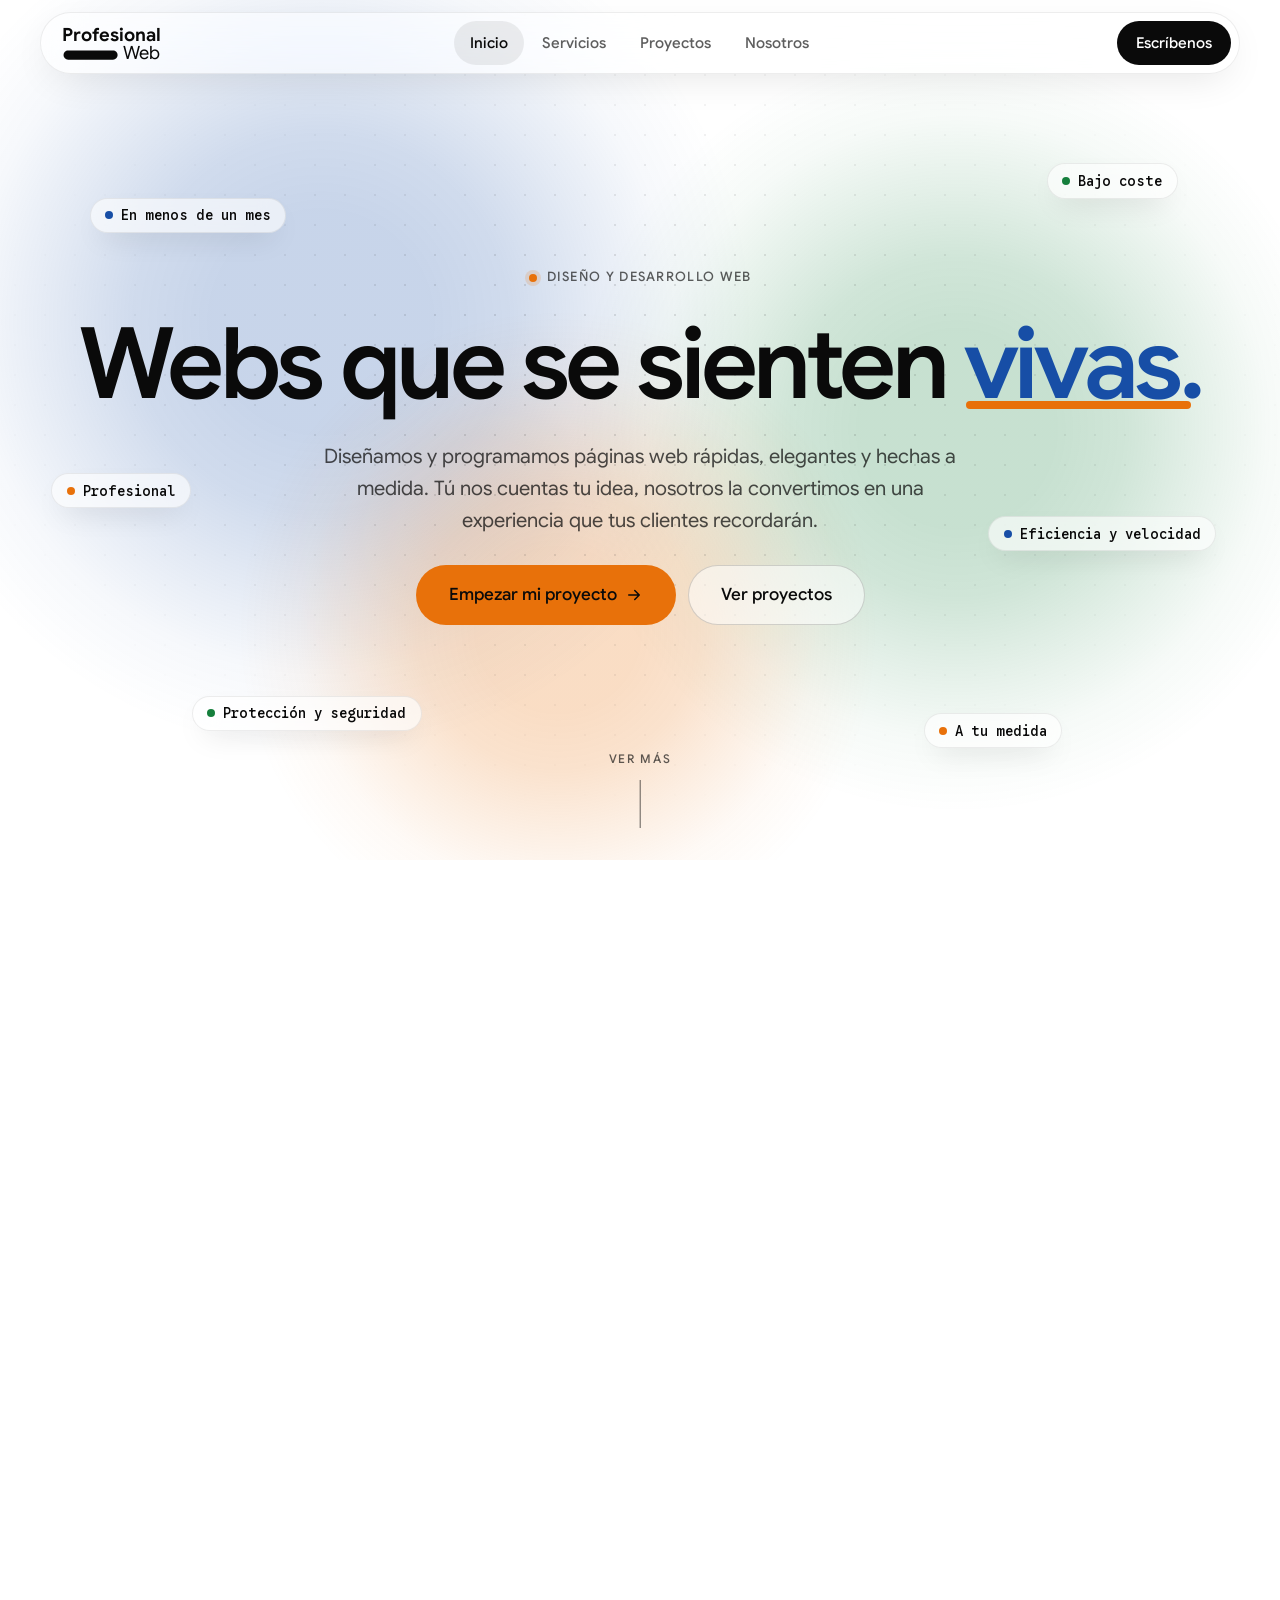
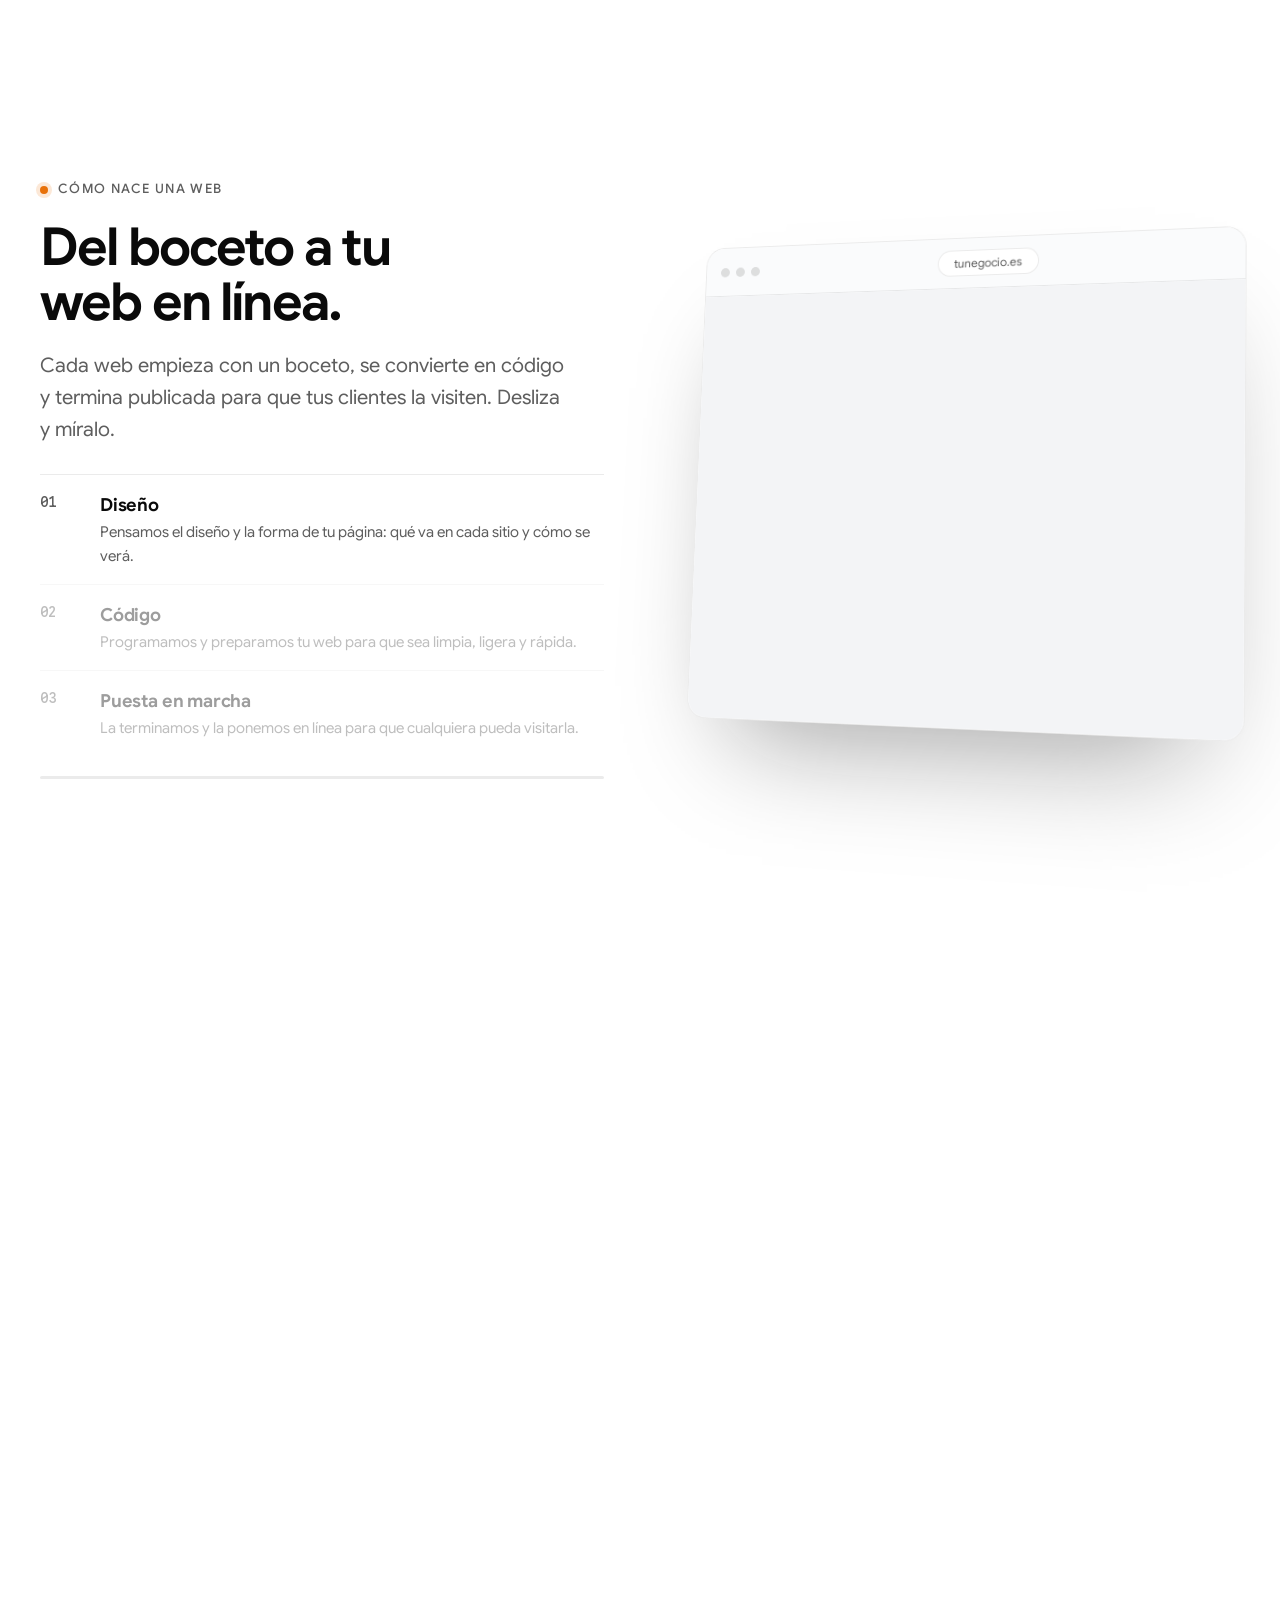
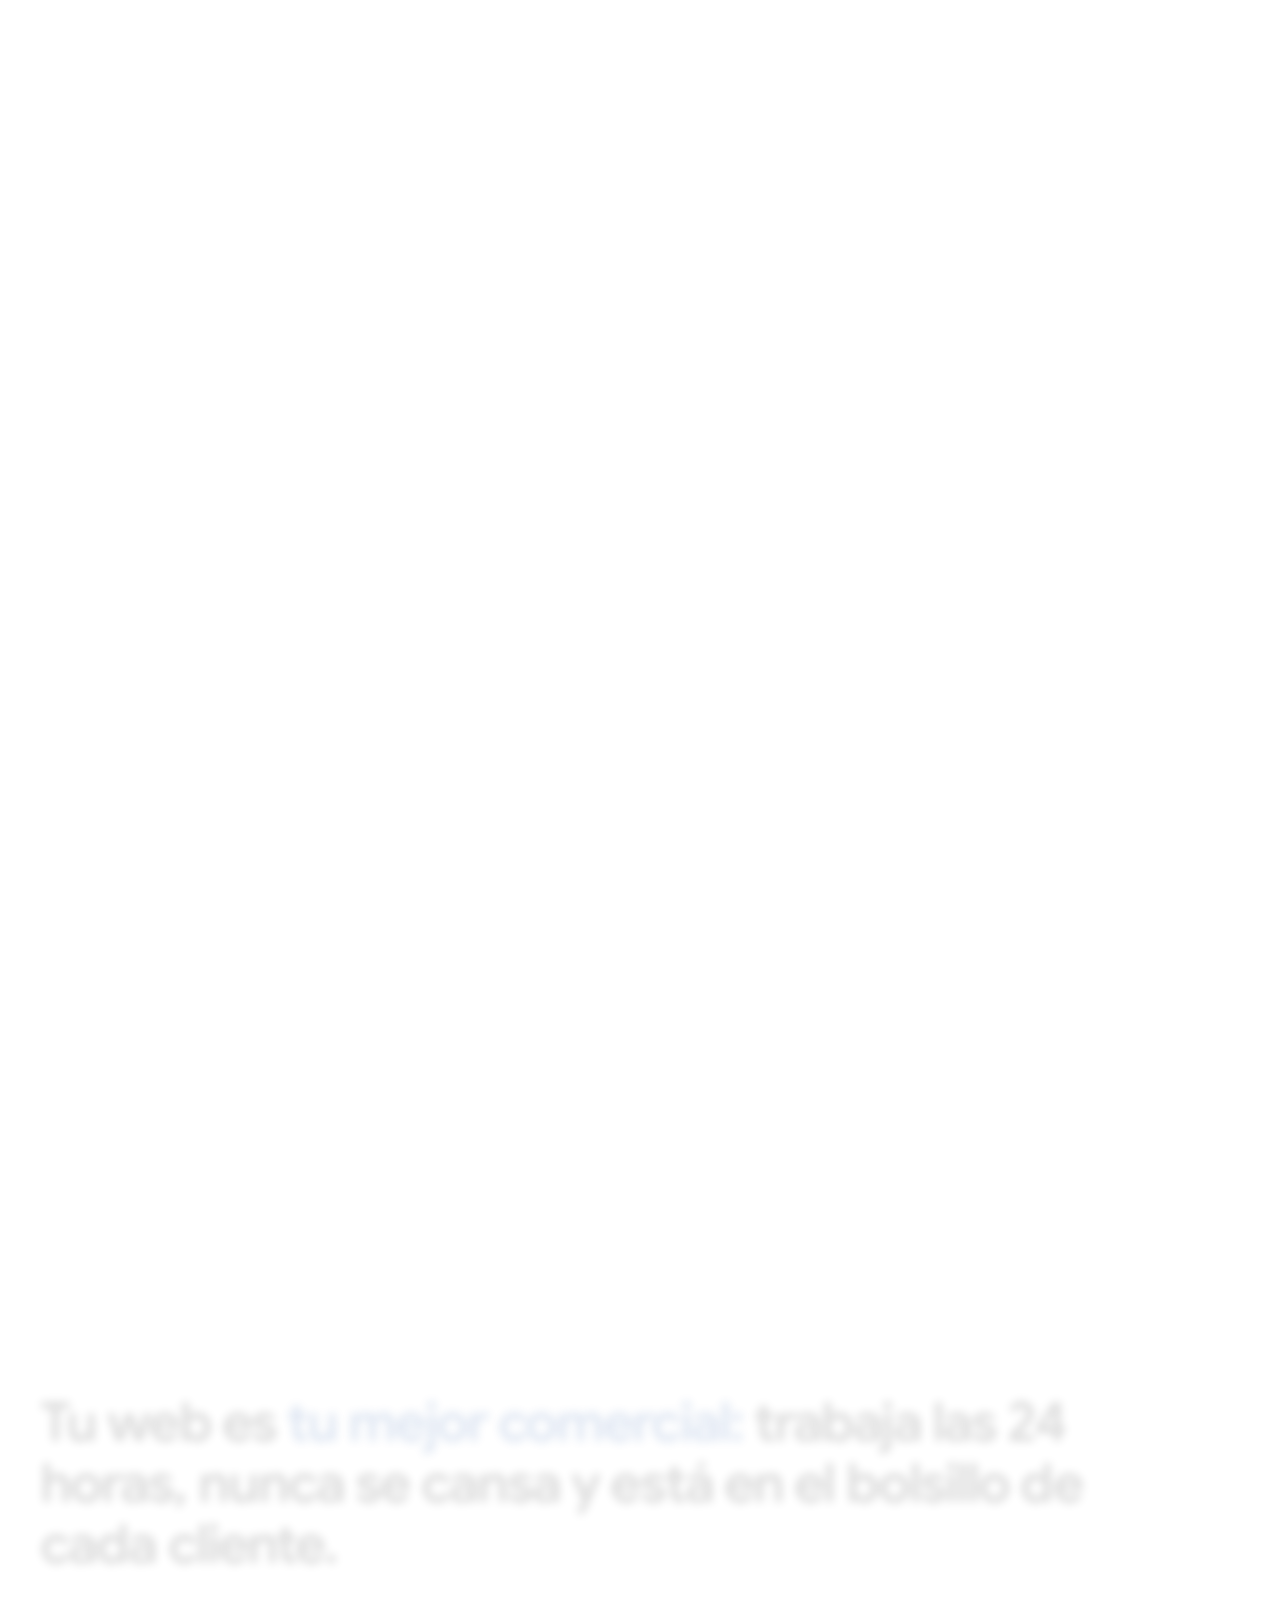
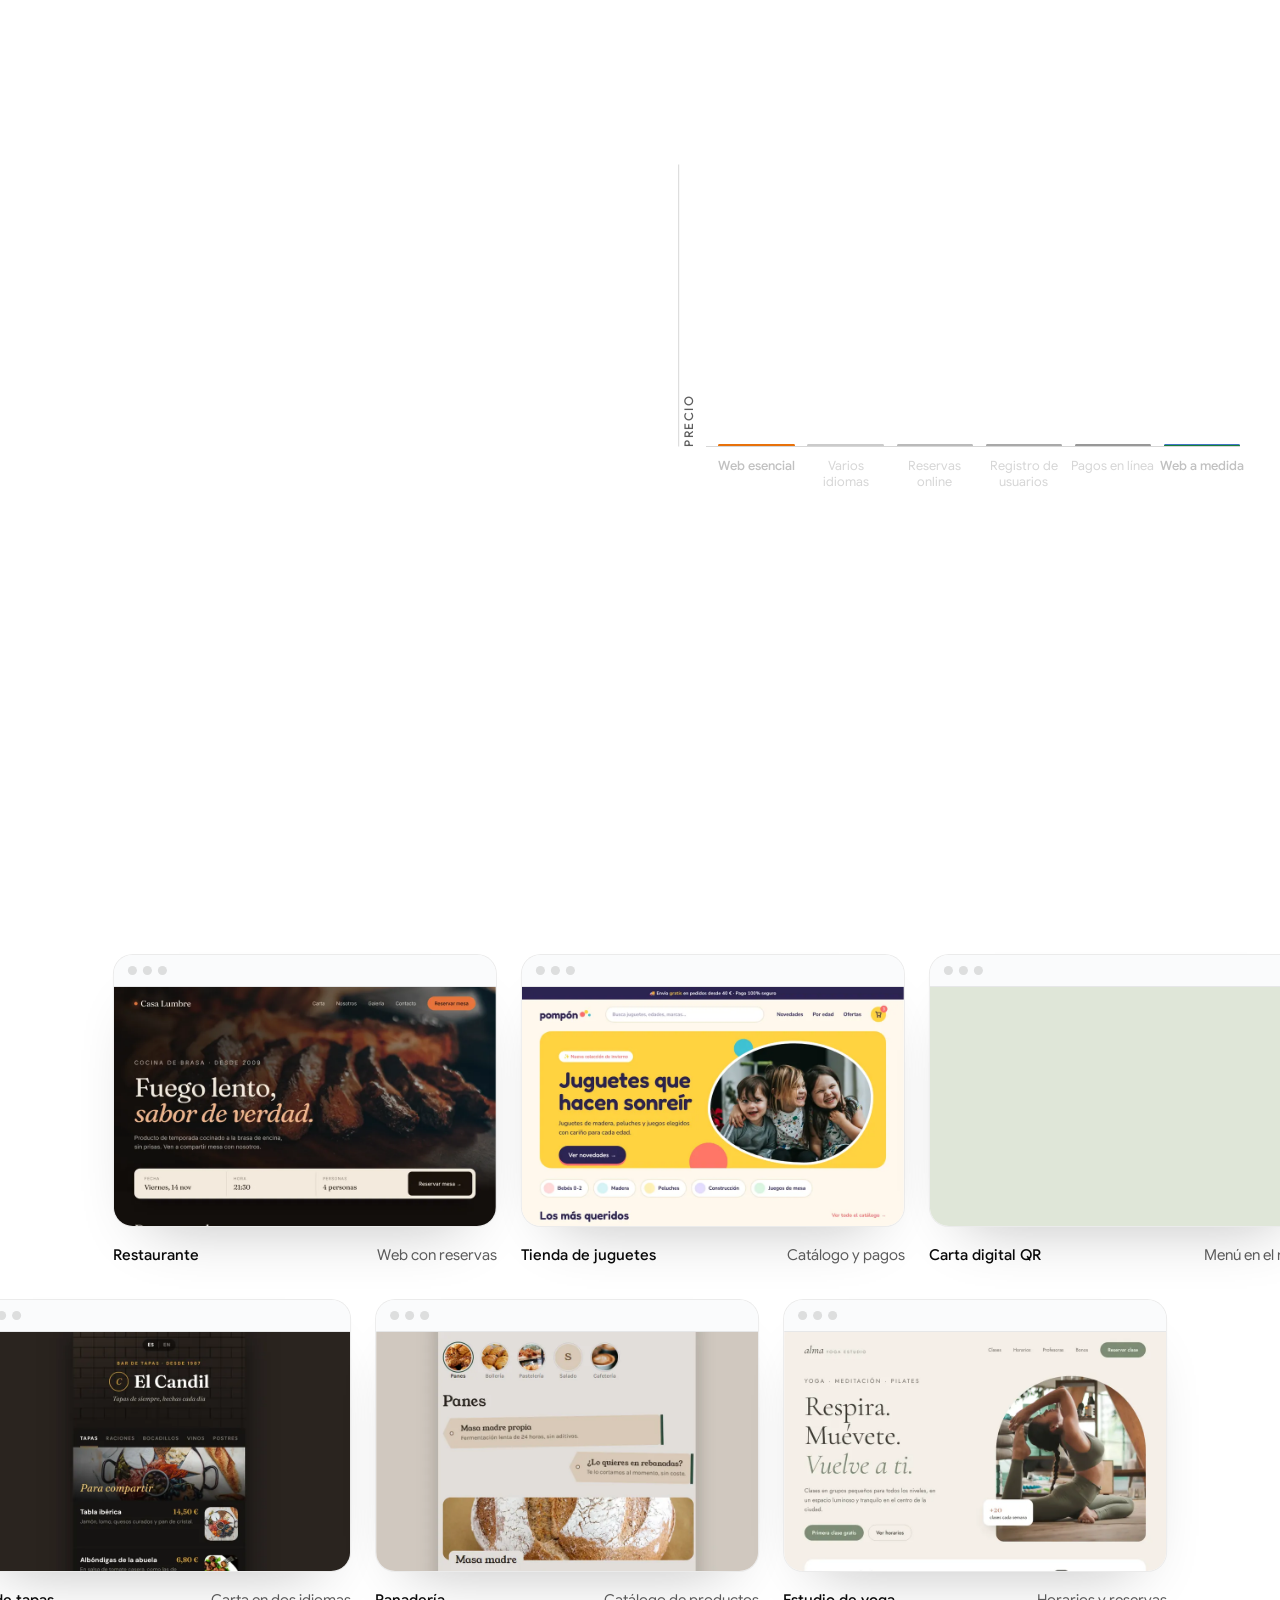
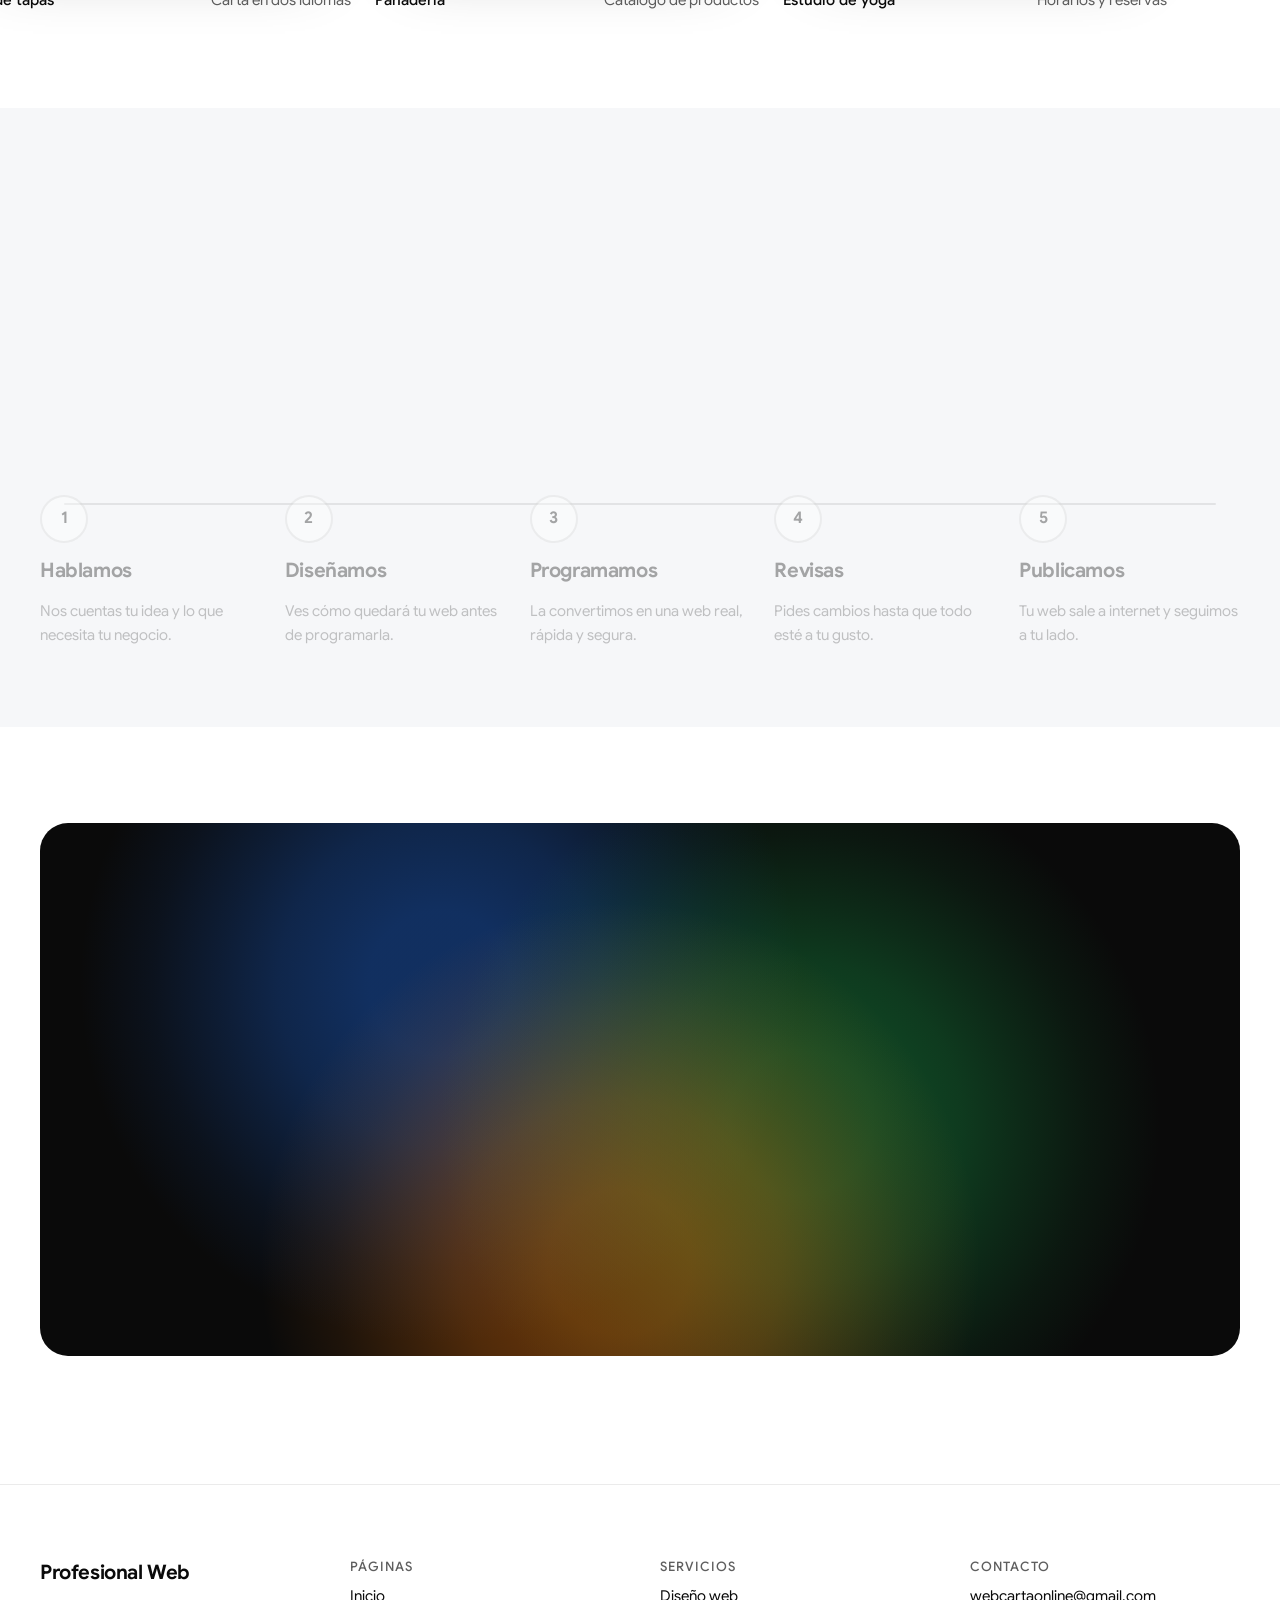
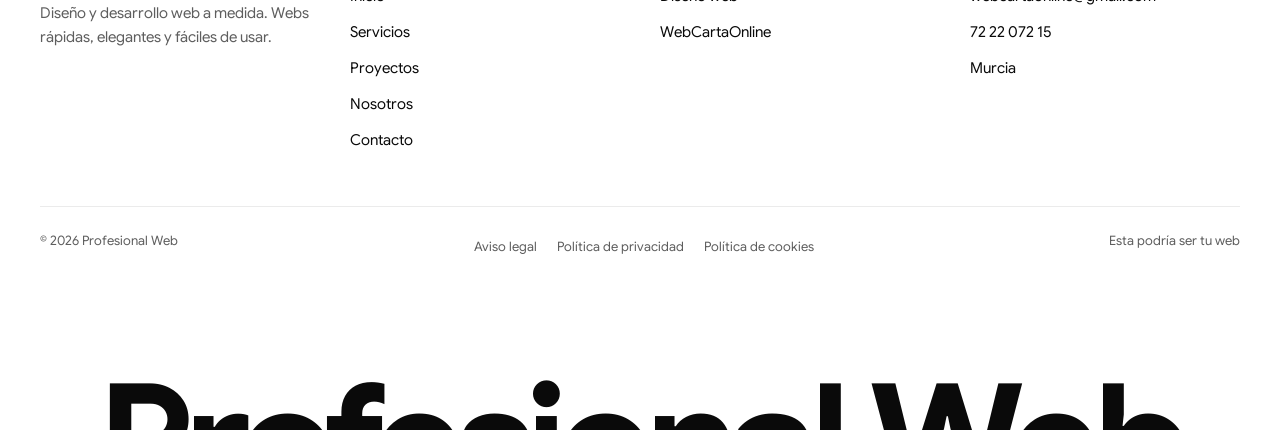
<file: index.html>
<!doctype html>
<html lang="es">
<head>
<meta charset="utf-8">
<meta name="viewport" content="width=device-width, initial-scale=1">
<title>Profesional Web · Diseño y desarrollo web</title>
<meta name="description" content="Diseñamos y programamos webs rápidas, elegantes y hechas a medida.">
<meta name="theme-color" content="#ffffff">
<link rel="icon" href="favicon.ico" sizes="any">
<link rel="icon" href="assets/img/favicon-32.png" type="image/png" sizes="32x32">
<link rel="apple-touch-icon" href="assets/img/apple-touch-icon.png">
<link rel="preload" href="assets/fonts/google-sans-latin.woff2" as="font" type="font/woff2" crossorigin>
<script>/* La animación de entrada solo sale la primera vez por visita */try{if(sessionStorage.getItem("pw-intro"))document.documentElement.className+=" no-intro";else sessionStorage.setItem("pw-intro","1")}catch(e){}</script>
<script src="js/componentes.js?v=3"></script>
<link rel="stylesheet" href="css/general.css?v=2">
<link rel="stylesheet" href="css/inicio.css?v=1">
<script src="js/general.js?v=1" defer></script>
<script src="js/inicio.js?v=1" defer></script>
</head>
<body>
<div class="pw" style="--intro: 1.05s">
<a class="skip-link" href="#contenido">Saltar al contenido</a>
<div class="progress" aria-hidden="true"></div>
<div class="cursor" aria-hidden="true"></div>
<div class="cursor-lens" aria-hidden="true"></div>
<svg class="pw-filters" width="0" height="0" aria-hidden="true" focusable="false"><filter id="pw-lens-48" x="0" y="0" width="100%" height="100%" color-interpolation-filters="sRGB"><feImage href="assets/img/lens-map.png" x="0" y="0" width="48" height="48" preserveAspectRatio="none" result="map"></feImage><feDisplacementMap in="SourceGraphic" in2="map" scale="-8" xChannelSelector="R" yChannelSelector="G" result="disp"></feDisplacementMap><feGaussianBlur in="disp" stdDeviation="0.9" result="soft"></feGaussianBlur><feImage href="assets/img/lens-rim.png" x="0" y="0" width="48" height="48" preserveAspectRatio="none" result="rim"></feImage><feComposite in="soft" in2="rim" operator="in" result="softrim"></feComposite><feMerge><feMergeNode in="disp"></feMergeNode><feMergeNode in="softrim"></feMergeNode></feMerge></filter><filter id="pw-lens-88" x="0" y="0" width="100%" height="100%" color-interpolation-filters="sRGB"><feImage href="assets/img/lens-map.png" x="0" y="0" width="88" height="88" preserveAspectRatio="none" result="map"></feImage><feDisplacementMap in="SourceGraphic" in2="map" scale="-14" xChannelSelector="R" yChannelSelector="G" result="disp"></feDisplacementMap><feGaussianBlur in="disp" stdDeviation="1.2" result="soft"></feGaussianBlur><feImage href="assets/img/lens-rim.png" x="0" y="0" width="88" height="88" preserveAspectRatio="none" result="rim"></feImage><feComposite in="soft" in2="rim" operator="in" result="softrim"></feComposite><feMerge><feMergeNode in="disp"></feMergeNode><feMergeNode in="softrim"></feMergeNode></feMerge></filter></svg>

<div class="intro" aria-hidden="true">
<div class="intro-mark">
<img src="assets/img/icon-pw.png" alt="" width="76" height="76">
<div class="intro-bar"><i></i></div>
</div>
</div>


<pw-nav pagina="inicio"></pw-nav>

<main id="contenido">

<header class="hero">
<div class="orbs" aria-hidden="true">
<div class="orb" style="--x: 4%; --y: 6%; --sz: 540px; --z: -90; --c: var(--blue); --t: 16s"><i></i></div>
<div class="orb" style="--x: 56%; --y: 22%; --sz: 480px; --z: 130; --c: var(--green); --t: 19s"><i></i></div>
<div class="orb" style="--x: 28%; --y: 50%; --sz: 400px; --z: -150; --c: var(--orange); --t: 13s"><i></i></div>
</div>
<div class="grid-bg" aria-hidden="true"></div>
<div class="grid-glow" aria-hidden="true"></div>
<div aria-hidden="true">
<span class="chip" style="top: 23%; left: 7%; --z: 50; --i: 0; --c: var(--blue)">En menos de un mes</span>
<span class="chip" style="top: 19%; right: 8%; --z: -70; --i: 1; --c: var(--green)">Bajo coste</span>
<span class="chip" style="top: 55%; left: 4%; --z: 90; --i: 2; --c: var(--orange)">Profesional</span>
<span class="chip" style="top: 60%; right: 5%; --z: -45; --i: 3; --c: var(--blue)">Eficiencia y velocidad</span>
<span class="chip" style="bottom: 15%; left: 15%; --z: 65; --i: 4; --c: var(--green)">Protección y seguridad</span>
<span class="chip" style="bottom: 13%; right: 17%; --z: -95; --i: 5; --c: var(--orange)">A tu medida</span>
</div>
<div class="wrap hero-in">
<p class="eyebrow fade-in" style="--i: 0">Diseño y desarrollo web</p>
<h1 class="display"><span class="w" style="--i: 1">Webs</span> <span class="w" style="--i: 2">que</span> <span class="w" style="--i: 3">se</span> <span class="w" style="--i: 4">sienten</span> <span class="w w-accent" style="--i: 5">vivas.</span></h1>
<p class="lead fade-in" style="--i: 7">Diseñamos y programamos páginas web rápidas, elegantes y hechas a medida. Tú nos cuentas tu idea, nosotros la convertimos en una experiencia que tus clientes recordarán.</p>
<div class="actions fade-in" style="--i: 9">
<a class="btn btn-primary btn-lg" href="contacto.html">Empezar mi proyecto <svg viewBox="0 0 24 24" fill="none" stroke="currentColor" stroke-width="2" stroke-linecap="round" stroke-linejoin="round" aria-hidden="true"><path d="M5 12h14M13 6l6 6-6 6"></path></svg></a>
<a class="btn btn-ghost btn-lg" href="proyectos.html">Ver proyectos</a>
</div>
</div>
<div class="scroll-cue" aria-hidden="true"><span>Ver más</span><i></i></div>
</header>

<section class="sec" aria-labelledby="t-serv">
<div class="wrap">
<div class="sec-head" data-fx="in">
<div class="sec-head-txt rv">
<p class="eyebrow">Qué hacemos</p>
<h2 class="h2" id="t-serv">Todo lo que tu negocio necesita para brillar en internet.</h2>
</div>
<a class="link-arrow rv" style="--d: 1" href="servicios.html">Ver todos los servicios <svg viewBox="0 0 24 24" fill="none" stroke="currentColor" stroke-width="2" stroke-linecap="round" stroke-linejoin="round" aria-hidden="true"><path d="M5 12h14M13 6l6 6-6 6"></path></svg></a>
</div>
<div class="cards3" data-fx="in">
<div class="rv" style="--d: 0">
<a class="tcard" href="servicios.html" style="--acc: var(--blue)" data-tilt>
<span class="ico"><svg viewBox="0 0 24 24" fill="none" stroke="currentColor" stroke-width="2" stroke-linecap="round" stroke-linejoin="round" aria-hidden="true"><rect x="3" y="4" width="18" height="13" rx="2"></rect><path d="M3 9h18M8 21h8M12 17v4"></path></svg></span>
<h3 class="h3">Diseño web</h3>
<p>Webs únicas, pensadas para tu marca y perfectas para funcionar en móvil, tablet y ordenador.</p>
<span class="more">Saber más <svg viewBox="0 0 24 24" fill="none" stroke="currentColor" stroke-width="2" stroke-linecap="round" stroke-linejoin="round" aria-hidden="true"><path d="M5 12h14M13 6l6 6-6 6"></path></svg></span>
</a>
</div>
<div class="rv" style="--d: 1">
<a class="tcard" href="servicios.html" style="--acc: var(--green)" data-tilt>
<span class="ico"><svg viewBox="0 0 24 24" fill="none" stroke="currentColor" stroke-width="2" stroke-linecap="round" stroke-linejoin="round" aria-hidden="true"><path d="m8 8-4 4 4 4M16 8l4 4-4 4M14 5l-4 14"></path></svg></span>
<h3 class="h3">Desarrollo a medida</h3>
<p>Reservas, formularios, paneles de gestión… Programamos las funciones que tu negocio necesita.</p>
<span class="more">Saber más <svg viewBox="0 0 24 24" fill="none" stroke="currentColor" stroke-width="2" stroke-linecap="round" stroke-linejoin="round" aria-hidden="true"><path d="M5 12h14M13 6l6 6-6 6"></path></svg></span>
</a>
</div>
<div class="rv" style="--d: 2">
<a class="tcard" href="servicios.html" style="--acc: var(--orange)" data-tilt>
<span class="ico"><svg viewBox="0 0 24 24" fill="none" stroke="currentColor" stroke-width="2" stroke-linecap="round" stroke-linejoin="round" aria-hidden="true"><rect x="3" y="3" width="7" height="7" rx="1"></rect><rect x="14" y="3" width="7" height="7" rx="1"></rect><rect x="3" y="14" width="7" height="7" rx="1"></rect><path d="M14 14h3v3M21 14v.01M14 21h7v-4"></path></svg></span>
<h3 class="h3">Cartas digitales QR</h3>
<p>Tu carta en el móvil de tus clientes con solo escanear un código. Actualiza tu carta al momento.</p>
<span class="more">Saber más <svg viewBox="0 0 24 24" fill="none" stroke="currentColor" stroke-width="2" stroke-linecap="round" stroke-linejoin="round" aria-hidden="true"><path d="M5 12h14M13 6l6 6-6 6"></path></svg></span>
</a>
</div>
</div>
</div>
</section>

<section class="evo-sec" aria-labelledby="t-evo">
<div class="evo-track" data-fx="track">
<div class="evo-stage">
<div class="wrap evo-grid">
<div class="evo-copy">
<p class="eyebrow">Cómo nace una web</p>
<h2 class="h2" id="t-evo">Del boceto a tu web en línea.</h2>
<p class="lead">Cada web empieza con un boceto, se convierte en código y termina publicada para que tus clientes la visiten. Desliza y míralo.</p>
<ol class="evo-steps">
<li class="st st-1"><span class="st-n">01</span><span><strong>Diseño</strong><span>Pensamos el diseño y la forma de tu página: qué va en cada sitio y cómo se verá.</span></span></li>
<li class="st st-2"><span class="st-n">02</span><span><strong>Código</strong><span>Programamos y preparamos tu web para que sea limpia, ligera y rápida.</span></span></li>
<li class="st st-3"><span class="st-n">03</span><span><strong>Puesta en marcha</strong><span>La terminamos y la ponemos en línea para que cualquiera pueda visitarla.</span></span></li>
</ol>
<div class="evo-bar" aria-hidden="true"><i></i></div>
</div>
<div class="evo-win" aria-hidden="true">
<div class="win-top"><i></i><i></i><i></i><span class="win-url">tunegocio.es</span><span class="win-live">En línea</span></div>
<div class="win-body">
<div class="ly ly-wire">
<div class="w-row" style="height: 34px"><div class="wb" style="--b: 0; width: 24%">logo</div><div class="wb" style="--b: 1; width: 40%; margin-left: auto">menú</div></div>
<div class="w-row" style="flex: 1"><div class="wb" style="--b: 2; flex: 1.1">título y botón</div><div class="wb" style="--b: 3; flex: 1">imagen</div></div>
<div class="w-row" style="height: 96px"><div class="wb" style="--b: 4; flex: 1">tarjeta</div><div class="wb" style="--b: 5; flex: 1">tarjeta</div><div class="wb" style="--b: 6; flex: 1">tarjeta</div></div>
</div>
<div class="ly ly-code">
<div class="cl" style="--l: 0"><span class="t-k">&lt;header</span> <span class="t-a">class</span>=<span class="t-s">"hero"</span><span class="t-k">&gt;</span></div>
<div class="cl" style="--l: 1"><span class="ind"></span><span class="t-k">&lt;h1&gt;</span>Fuego lento, sabor de verdad<span class="t-k">&lt;/h1&gt;</span></div>
<div class="cl" style="--l: 2"><span class="ind"></span><span class="t-k">&lt;a</span> <span class="t-a">href</span>=<span class="t-s">"#reservas"</span><span class="t-k">&gt;</span>Reservar mesa<span class="t-k">&lt;/a&gt;</span></div>
<div class="cl" style="--l: 3"><span class="t-k">&lt;/header&gt;</span></div>
<div class="cl" style="--l: 4"></div>
<div class="cl" style="--l: 5"><span class="t-a">.hero</span> { display: grid; gap: 2rem; }</div>
<div class="cl" style="--l: 6"><span class="t-a">.hero a</span> { border-radius: 999px; }</div>
<div class="cl" style="--l: 7"></div>
<div class="cl" style="--l: 8"><span class="t-a">const</span> io = <span class="t-a">new</span> IntersectionObserver(mostrar);</div>
</div>
<div class="ly ly-site">
<div class="sx sx-nav" style="--k: 0"><b>Casa Lumbre</b><span>Carta</span><span>Reservas</span><span>Contacto</span><em>Reservar</em></div>
<div class="sx-hero">
<div class="sx-txt">
<span class="sx sx-eb" style="--k: 1">Cocina de brasa</span>
<span class="sx sx-h" style="--k: 2">Fuego lento, sabor de verdad.</span>
<span class="sx sx-p" style="--k: 3">Producto de temporada cocinado a la brasa, sin prisas.</span>
<span class="sx sx-btn" style="--k: 4">Reservar mesa</span>
</div>
<div class="sx sx-img" style="--k: 3"><i></i><i></i><i></i></div>
</div>
<div class="sx-cards">
<div class="sx sx-card" style="--k: 5"><i style="background: var(--orange)"></i>La carta</div>
<div class="sx sx-card" style="--k: 6"><i style="background: var(--green)"></i>Reservas</div>
<div class="sx sx-card" style="--k: 7"><i style="background: var(--blue)"></i>Cómo llegar</div>
</div>
</div>
</div>
</div>
</div>
</div>
</div>
</section>

<section class="stmt" aria-label="Nuestra idea y precio" data-dark-zone>
<div class="wrap">
<p class="stmt-text" data-fx="fill" style="--n: 21">
    <span style="--w: 0">Tu</span>
     <span style="--w: 1">web</span>
     <span style="--w: 2">es</span>
     <span class="hl" style="--w: 3">tu</span>
     <span class="hl" style="--w: 4">mejor</span>
     <span class="hl" style="--w: 5">comercial:</span>
     <span style="--w: 6">trabaja</span>
     <span style="--w: 7">las</span>
     <span style="--w: 8">24</span>
     <span style="--w: 9">horas,</span>
     <span style="--w: 10">nunca</span>
     <span style="--w: 11">se</span>
     <span style="--w: 12">cansa</span>
     <span style="--w: 13">y</span>
     <span style="--w: 14">está</span>
     <span style="--w: 15">en</span>
     <span style="--w: 16">el</span>
     <span style="--w: 17">bolsillo</span>
     <span style="--w: 18">de</span>
     <span style="--w: 19">cada</span>
     <span style="--w: 20">cliente.</span>
    </p>
<div class="price" data-fx="price">
<div class="price-copy">
<p class="eyebrow pr-i" style="--i: 0">Cuánto cuesta</p>
<p class="price-from pr-i" style="--i: 1">Tu web desde</p>
<p class="price-num pr-i" style="--i: 1.5" aria-label="600 euros"><span class="price-val" aria-hidden="true">600</span><span class="price-cur" aria-hidden="true">€</span></p>
<p class="price-tag pr-i" style="--i: 2"><span>Pago único</span></p>
<p class="lead pr-i" style="--i: 2.5">Es el precio de partida para crear tu web. Cuantas más funciones necesite, más trabajo lleva, por eso el precio final lo acordamos juntos en tu presupuesto. Sin sorpresas.</p>
</div>
<div class="pc" role="img" aria-label="El precio sube según las funciones de la web: desde 600 euros para una web esencial hasta el precio acordado en el presupuesto para una web a medida.">
<span class="pc-y" aria-hidden="true">Precio</span>
<ol class="pc-bars" aria-hidden="true">
<li class="pc-start" style="--k: 0; --h: .24"><span class="pc-val">600 €</span><span class="pc-bar"></span><span class="pc-lb">Web esencial</span></li>
<li style="--k: 1; --h: .38"><span class="pc-val">+</span><span class="pc-bar"></span><span class="pc-lb">Varios idiomas</span></li>
<li style="--k: 2; --h: .52"><span class="pc-val">+</span><span class="pc-bar"></span><span class="pc-lb">Reservas online</span></li>
<li style="--k: 3; --h: .66"><span class="pc-val">+</span><span class="pc-bar"></span><span class="pc-lb">Registro de usuarios</span></li>
<li style="--k: 4; --h: .8"><span class="pc-val">+</span><span class="pc-bar"></span><span class="pc-lb">Pagos en línea</span></li>
<li class="pc-end" style="--k: 5; --h: 1"><span class="pc-val">Tu presupuesto</span><span class="pc-bar"></span><span class="pc-lb">Web a medida</span></li>
</ol>

<!--

# Falta crear la página de características

<span class="pc-x" aria-hidden="true">Más funciones <svg viewBox="0 0 24 24" fill="none" stroke="currentColor" stroke-width="2" stroke-linecap="round" stroke-linejoin="round"><path d="M5 12h14M13 6l6 6-6 6"></path></svg></span>
-->

</div>
</div>
</div>
</section>

<section class="sec" aria-labelledby="t-pj" style="overflow: clip">
<div class="wrap">
<div class="sec-head" data-fx="in">
<div class="sec-head-txt rv">
<p class="eyebrow">Proyectos</p>
<h2 class="h2" id="t-pj">Webs que hablan por sí solas.</h2>
</div>
<a class="link-arrow rv" style="--d: 1" href="proyectos.html">Ver todos los proyectos <svg viewBox="0 0 24 24" fill="none" stroke="currentColor" stroke-width="2" stroke-linecap="round" stroke-linejoin="round" aria-hidden="true"><path d="M5 12h14M13 6l6 6-6 6"></path></svg></a>
</div>
</div>
<div class="strip" data-fx="par">
<div class="strip-row" style="--dir: 1">

<a class="mock-card" href="proyectos.html">
<div class="mock v1" aria-hidden="true">
<div class="mock-bar"><i></i><i></i><i></i></div>
<div class="mock-screen" style="background: #14100d"><img class="mock-shot" src="assets/img/proyectos/restaurante.webp" alt="" width="900" height="900" loading="lazy" decoding="async"></div>
</div>
<div class="mock-cap"><span>Restaurante</span><span>Web con reservas</span></div>
</a>

<a class="mock-card" href="proyectos.html">
<div class="mock v2" aria-hidden="true">
<div class="mock-bar"><i></i><i></i><i></i></div>
<div class="mock-screen" style="background: #fff8ec"><img class="mock-shot" src="assets/img/proyectos/tienda.webp" alt="" width="900" height="900" loading="lazy" decoding="async"></div>
</div>
<div class="mock-cap"><span>Tienda de juguetes</span><span>Catálogo y pagos</span></div>
</a>

<a class="mock-card" href="proyectos.html">
<div class="mock v3" aria-hidden="true">
<div class="mock-bar"><i></i><i></i><i></i></div>
<div class="mock-screen" style="background: #dfe6d8"><img class="mock-shot" src="assets/img/proyectos/carta.webp" alt="" width="900" height="900" loading="lazy" decoding="async"></div>
</div>
<div class="mock-cap"><span>Carta digital QR</span><span>Menú en el móvil</span></div>
</a>

<a class="mock-card" href="proyectos.html">
<div class="mock v4" aria-hidden="true">
<div class="mock-bar"><i></i><i></i><i></i></div>
<div class="mock-screen" style="background: #000"><img class="mock-shot" src="assets/img/proyectos/app.webp?v=2" alt="" width="900" height="900" loading="lazy" decoding="async"></div>
</div>
<div class="mock-cap"><span>Web de servicios</span><span>Planes y precios</span></div>
</a>

</div>
<div class="strip-row" style="--dir: -1">

<a class="mock-card" href="proyectos.html">
<div class="mock v5" aria-hidden="true">
<div class="mock-bar"><i></i><i></i><i></i></div>
<div class="mock-screen" style="background: #efe6da"><img class="mock-shot" src="assets/img/proyectos/veterinaria.webp" alt="" width="900" height="900" loading="lazy" decoding="async"></div>
</div>
<div class="mock-cap"><span>Clínica veterinaria</span><span>Cita previa online</span></div>
</a>

<a class="mock-card" href="proyectos.html">
<div class="mock v6" aria-hidden="true">
<div class="mock-bar"><i></i><i></i><i></i></div>
<div class="mock-screen" style="background: #2a2420"><img class="mock-shot" src="assets/img/proyectos/bar.webp?v=2" alt="" width="900" height="900" loading="lazy" decoding="async"></div>
</div>
<div class="mock-cap"><span>Bar de tapas</span><span>Carta en dos idiomas</span></div>
</a>

<a class="mock-card" href="proyectos.html">
<div class="mock v1" aria-hidden="true">
<div class="mock-bar"><i></i><i></i><i></i></div>
<div class="mock-screen" style="background: #cfc8bf"><img class="mock-shot" src="assets/img/proyectos/panaderia.webp" alt="" width="900" height="900" loading="lazy" decoding="async"></div>
</div>
<div class="mock-cap"><span>Panadería</span><span>Catálogo de productos</span></div>
</a>

<a class="mock-card" href="proyectos.html">
<div class="mock v2" aria-hidden="true">
<div class="mock-bar"><i></i><i></i><i></i></div>
<div class="mock-screen" style="background: #f4efe8"><img class="mock-shot" src="assets/img/proyectos/yoga.webp" alt="" width="900" height="900" loading="lazy" decoding="async"></div>
</div>
<div class="mock-cap"><span>Estudio de yoga</span><span>Horarios y reservas</span></div>
</a>

</div>
</div>
</section>

<section class="sec bg-soft" aria-labelledby="t-proc">
<div class="wrap">
<div class="sec-head" data-fx="in">
<div class="sec-head-txt rv">
<p class="eyebrow">Proceso</p>
<h2 class="h2" id="t-proc">De tu idea a tu web en 5 pasos.</h2>
<p class="lead">Sin complicaciones ni tecnicismos. Nosotros hacemos el trabajo; tú solo lo apruebas.</p>
</div>
<a class="link-arrow rv" style="--d: 1" href="servicios.html">Ver el proceso completo <svg viewBox="0 0 24 24" fill="none" stroke="currentColor" stroke-width="2" stroke-linecap="round" stroke-linejoin="round" aria-hidden="true"><path d="M5 12h14M13 6l6 6-6 6"></path></svg></a>
</div>
<ol class="steps5" data-fx="fill" style="--n: 5">
<li class="s5" style="--w: 0; --acc: var(--blue)"><span class="dot">1</span><h3>Hablamos</h3><p>Nos cuentas tu idea y lo que necesita tu negocio.</p></li>
<li class="s5" style="--w: 1; --acc: var(--green)"><span class="dot">2</span><h3>Diseñamos</h3><p>Ves cómo quedará tu web antes de programarla.</p></li>
<li class="s5" style="--w: 2; --acc: var(--orange)"><span class="dot">3</span><h3>Programamos</h3><p>La convertimos en una web real, rápida y segura.</p></li>
<li class="s5" style="--w: 3; --acc: var(--blue)"><span class="dot">4</span><h3>Revisas</h3><p>Pides cambios hasta que todo esté a tu gusto.</p></li>
<li class="s5" style="--w: 4; --acc: var(--green)"><span class="dot">5</span><h3>Publicamos</h3><p>Tu web sale a internet y seguimos a tu lado.</p></li>
</ol>
</div>
</section>

<section class="sec" aria-labelledby="t-cta">
<div class="wrap">
<div class="cta" data-fx="in" data-glow>
<div class="cta-orbs" aria-hidden="true"><i></i><i></i><i></i></div>
<p class="eyebrow rv">¿Tienes un proyecto en mente?</p>
<h2 class="cta-title rv" style="--d: 1" id="t-cta">Empezemos</h2>
<p class="lead rv" style="--d: 2">Cuéntanos tu idea. Te respondemos con una propuesta clara, sin compromiso y sin tecnicismos.</p>
<div class="rv" style="--d: 3">
<div class="magnet" data-magnet>
<a class="btn btn-primary btn-lg" href="contacto.html">Escríbenos <svg viewBox="0 0 24 24" fill="none" stroke="currentColor" stroke-width="2" stroke-linecap="round" stroke-linejoin="round" aria-hidden="true"><path d="M5 12h14M13 6l6 6-6 6"></path></svg></a>
</div>
</div>
</div>
</div>
</section>

</main>

<pw-footer pagina="inicio"></pw-footer>
</div>
</body>
</html>
</file>
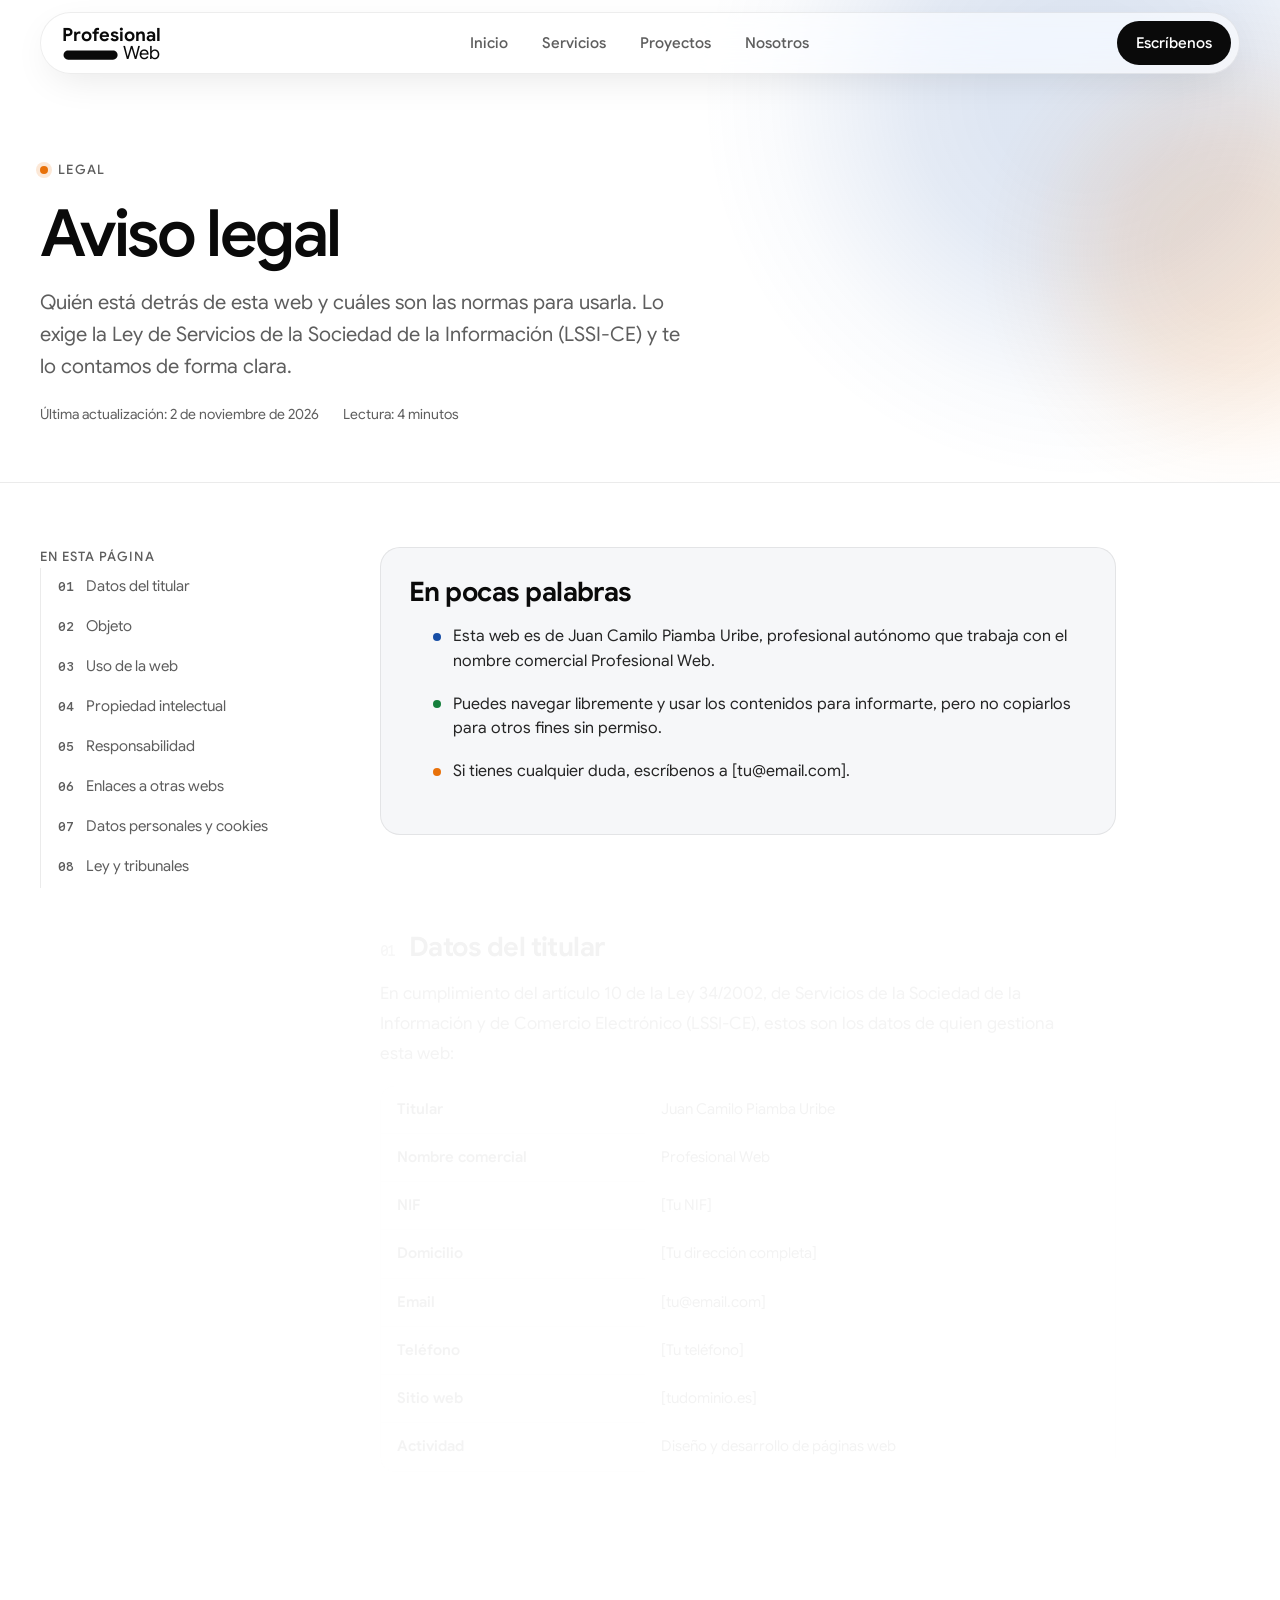
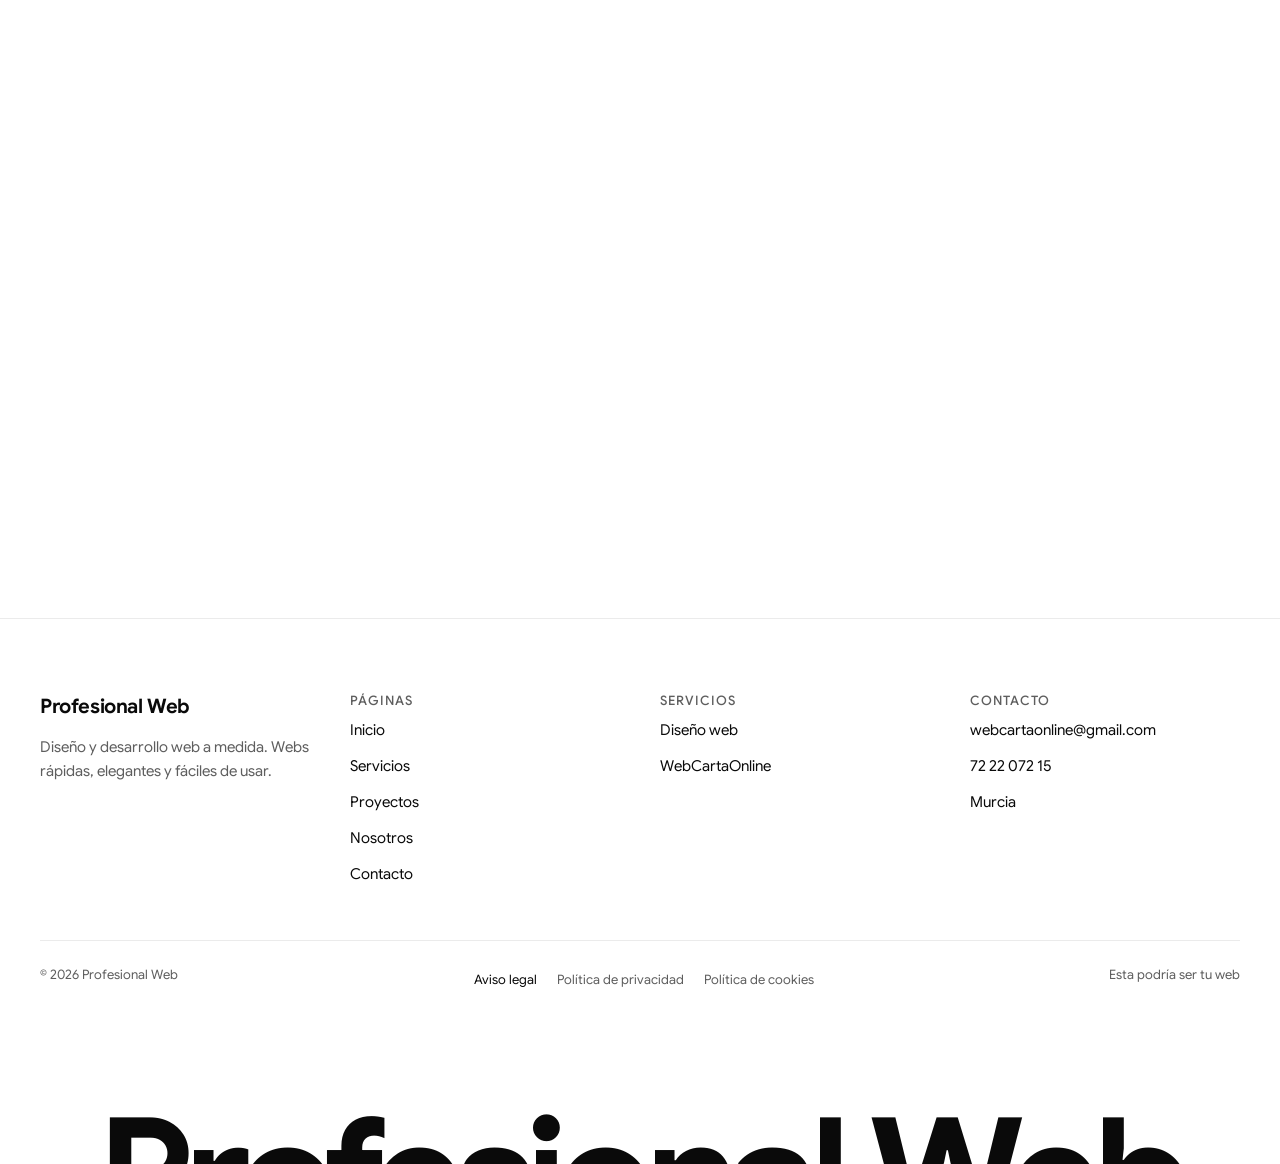
<file: aviso-legal.html>
<!doctype html>
<html lang="es">
<head>
<meta charset="utf-8">
<meta name="viewport" content="width=device-width, initial-scale=1">
<title>Aviso legal · Profesional Web</title>
<meta name="description" content="Datos del titular y condiciones de uso de la web de Profesional Web.">
<meta name="theme-color" content="#ffffff">
<link rel="icon" href="favicon.ico" sizes="any">
<link rel="icon" href="assets/img/favicon-32.png" type="image/png" sizes="32x32">
<link rel="apple-touch-icon" href="assets/img/apple-touch-icon.png">
<link rel="preload" href="assets/fonts/google-sans-latin.woff2" as="font" type="font/woff2" crossorigin>
<script src="js/componentes.js?v=3"></script>
<link rel="stylesheet" href="css/general.css?v=2">
<link rel="stylesheet" href="css/legal.css?v=1">
<script src="js/general.js?v=1" defer></script>
</head>
<body>
<div class="pw">
<a class="skip-link" href="#contenido">Saltar al contenido</a>
<div class="progress" aria-hidden="true"></div>
<div class="cursor" aria-hidden="true"></div>
<div class="cursor-lens" aria-hidden="true"></div>
<svg class="pw-filters" width="0" height="0" aria-hidden="true" focusable="false"><filter id="pw-lens-48" x="0" y="0" width="100%" height="100%" color-interpolation-filters="sRGB"><feImage href="assets/img/lens-map.png" x="0" y="0" width="48" height="48" preserveAspectRatio="none" result="map"></feImage><feDisplacementMap in="SourceGraphic" in2="map" scale="-8" xChannelSelector="R" yChannelSelector="G" result="disp"></feDisplacementMap><feGaussianBlur in="disp" stdDeviation="0.9" result="soft"></feGaussianBlur><feImage href="assets/img/lens-rim.png" x="0" y="0" width="48" height="48" preserveAspectRatio="none" result="rim"></feImage><feComposite in="soft" in2="rim" operator="in" result="softrim"></feComposite><feMerge><feMergeNode in="disp"></feMergeNode><feMergeNode in="softrim"></feMergeNode></feMerge></filter><filter id="pw-lens-88" x="0" y="0" width="100%" height="100%" color-interpolation-filters="sRGB"><feImage href="assets/img/lens-map.png" x="0" y="0" width="88" height="88" preserveAspectRatio="none" result="map"></feImage><feDisplacementMap in="SourceGraphic" in2="map" scale="-14" xChannelSelector="R" yChannelSelector="G" result="disp"></feDisplacementMap><feGaussianBlur in="disp" stdDeviation="1.2" result="soft"></feGaussianBlur><feImage href="assets/img/lens-rim.png" x="0" y="0" width="88" height="88" preserveAspectRatio="none" result="rim"></feImage><feComposite in="soft" in2="rim" operator="in" result="softrim"></feComposite><feMerge><feMergeNode in="disp"></feMergeNode><feMergeNode in="softrim"></feMergeNode></feMerge></filter></svg>

<pw-nav pagina="aviso-legal"></pw-nav>

<main id="contenido">

<header class="legal-head">
<div class="orbs" aria-hidden="true">
<div class="orb" style="--x: 66%; --y: -30%; --sz: 480px; --z: -60; --c: var(--blue); --t: 18s"><i></i></div>
<div class="orb" style="--x: 84%; --y: 20%; --sz: 320px; --z: 80; --c: var(--orange); --t: 15s"><i></i></div>
</div>
<div class="wrap legal-head-in">
<p class="eyebrow fade-in" style="--i: 0">Legal</p>
<h1 class="legal-title"><span class="w" style="--i: 1">Aviso</span> <span class="w" style="--i: 2">legal</span></h1>
<p class="lead fade-in" style="--i: 4">Quién está detrás de esta web y cuáles son las normas para usarla. Lo exige la Ley de Servicios de la Sociedad de la Información (LSSI-CE) y te lo contamos de forma clara.</p>
<div class="legal-meta fade-in" style="--i: 5"><span>Última actualización: 2 de noviembre de 2026</span><span>Lectura: 4 minutos</span></div>
</div>
</header>

<div class="wrap legal-wrap">
<nav class="toc" aria-label="Índice del aviso legal">
<p class="toc-k">En esta página</p>
<ol>
<li><a href="#s1"><span>01</span>Datos del titular</a></li>
<li><a href="#s2"><span>02</span>Objeto</a></li>
<li><a href="#s3"><span>03</span>Uso de la web</a></li>
<li><a href="#s4"><span>04</span>Propiedad intelectual</a></li>
<li><a href="#s5"><span>05</span>Responsabilidad</a></li>
<li><a href="#s6"><span>06</span>Enlaces a otras webs</a></li>
<li><a href="#s7"><span>07</span>Datos personales y cookies</a></li>
<li><a href="#s8"><span>08</span>Ley y tribunales</a></li>
</ol>
</nav>

<article class="prose">
<div class="summary rv-soft" data-fx="in">
<h2>En pocas palabras</h2>
<ul>
<li>Esta web es de Juan Camilo Piamba Uribe, profesional autónomo que trabaja con el nombre comercial Profesional Web.</li>
<li>Puedes navegar libremente y usar los contenidos para informarte, pero no copiarlos para otros fines sin permiso.</li>
<li>Si tienes cualquier duda, escríbenos a [tu@email.com].</li>
</ul>
</div>

<section id="s1" class="rv-soft" data-fx="in">
<h2><span>01</span>Datos del titular</h2>
<p>En cumplimiento del artículo 10 de la Ley 34/2002, de Servicios de la Sociedad de la Información y de Comercio Electrónico (LSSI-CE), estos son los datos de quien gestiona esta web:</p>
<div class="data-box">
<table class="data">
<tbody>
<tr><th scope="row">Titular</th><td>Juan Camilo Piamba Uribe</td></tr>
<tr><th scope="row">Nombre comercial</th><td>Profesional Web</td></tr>
<tr><th scope="row">NIF</th><td>[Tu NIF]</td></tr>
<tr><th scope="row">Domicilio</th><td>[Tu dirección completa]</td></tr>
<tr><th scope="row">Email</th><td>[tu@email.com]</td></tr>
<tr><th scope="row">Teléfono</th><td>[Tu teléfono]</td></tr>
<tr><th scope="row">Sitio web</th><td>[tudominio.es]</td></tr>
<tr><th scope="row">Actividad</th><td>Diseño y desarrollo de páginas web</td></tr>
</tbody>
</table>
</div>
</section>

<section id="s2" class="rv-soft" data-fx="in">
<h2><span>02</span>Objeto</h2>
<p>Este aviso legal regula el acceso y el uso de la web [tudominio.es] (en adelante, «la web»). Al navegar por ella te conviertes en usuario y aceptas estas condiciones. Si no estás de acuerdo, te pedimos que no la utilices.</p>
<p>Podemos modificar este texto cuando sea necesario. La versión válida es siempre la que aparece publicada en esta página.</p>
</section>

<section id="s3" class="rv-soft" data-fx="in">
<h2><span>03</span>Uso de la web</h2>
<p>Te comprometes a usar la web de forma responsable y de acuerdo con la ley. En concreto, no está permitido:</p>
<ul>
<li>Usarla para fines ilegales o que puedan perjudicar a otras personas.</li>
<li>Intentar acceder a zonas restringidas o dañar sus sistemas.</li>
<li>Introducir virus o cualquier programa que pueda causar daños.</li>
<li>Enviar a través del formulario información falsa o datos de otras personas sin su permiso.</li>
</ul>
</section>

<section id="s4" class="rv-soft" data-fx="in">
<h2><span>04</span>Propiedad intelectual e industrial</h2>
<p>Los textos, diseños, logotipos, código, animaciones y demás contenidos de la web pertenecen a su titular o se usan con permiso de sus propietarios.</p>
<p>Puedes verlos e imprimirlos para tu uso personal. No puedes copiarlos, modificarlos, distribuirlos ni usarlos con fines comerciales sin nuestra autorización por escrito.</p>
<p class="note">Los proyectos marcados como «Ejemplo» son muestras creadas para ilustrar el tipo de trabajos que realizamos.</p>
</section>

<section id="s5" class="rv-soft" data-fx="in">
<h2><span>05</span>Responsabilidad</h2>
<p>Trabajamos para que la información sea correcta y esté al día, y para que la web funcione sin cortes. Aun así, no podemos garantizarlo en todo momento, por lo que no nos hacemos responsables de:</p>
<ul>
<li>Fallos técnicos, interrupciones o errores de conexión ajenos a nuestro control.</li>
<li>Daños causados por virus o programas maliciosos de terceros, pese a las medidas de seguridad adoptadas.</li>
<li>El mal uso de la web por parte de los usuarios.</li>
</ul>
</section>

<section id="s6" class="rv-soft" data-fx="in">
<h2><span>06</span>Enlaces a otras webs</h2>
<p>La web puede incluir enlaces a páginas de terceros. No controlamos su contenido ni somos responsables de él. Si sabemos que un enlace lleva a un contenido ilegal, lo retiraremos lo antes posible.</p>
</section>

<section id="s7" class="rv-soft" data-fx="in">
<h2><span>07</span>Datos personales y cookies</h2>
<p>Cómo tratamos tus datos personales se explica en la <a href="privacidad.html">Política de privacidad</a>. El uso de cookies se explica en la <a href="cookies.html">Política de cookies</a>.</p>
</section>

<section id="s8" class="rv-soft" data-fx="in">
<h2><span>08</span>Ley aplicable y tribunales</h2>
<p>Este aviso legal se rige por la legislación española. Para resolver cualquier conflicto, serán competentes los juzgados y tribunales que correspondan según la ley. Si eres consumidor, podrás acudir a los de tu domicilio.</p>
</section>

<div class="legal-next rv-soft" data-fx="in">
<p class="legal-next-k">Otros textos legales</p>
<div class="legal-cards">
<a class="legal-card" href="privacidad.html"><span><small>Tus datos</small><strong>Política de privacidad</strong></span><svg viewBox="0 0 24 24" fill="none" stroke="currentColor" stroke-width="2" stroke-linecap="round" stroke-linejoin="round" aria-hidden="true"><path d="M5 12h14M13 6l6 6-6 6"></path></svg></a>
<a class="legal-card" href="cookies.html"><span><small>Tu navegador</small><strong>Política de cookies</strong></span><svg viewBox="0 0 24 24" fill="none" stroke="currentColor" stroke-width="2" stroke-linecap="round" stroke-linejoin="round" aria-hidden="true"><path d="M5 12h14M13 6l6 6-6 6"></path></svg></a>
</div>
</div>
</article>
</div>

</main>

<pw-footer pagina="aviso-legal"></pw-footer>
</div>
</body>
</html>
</file>
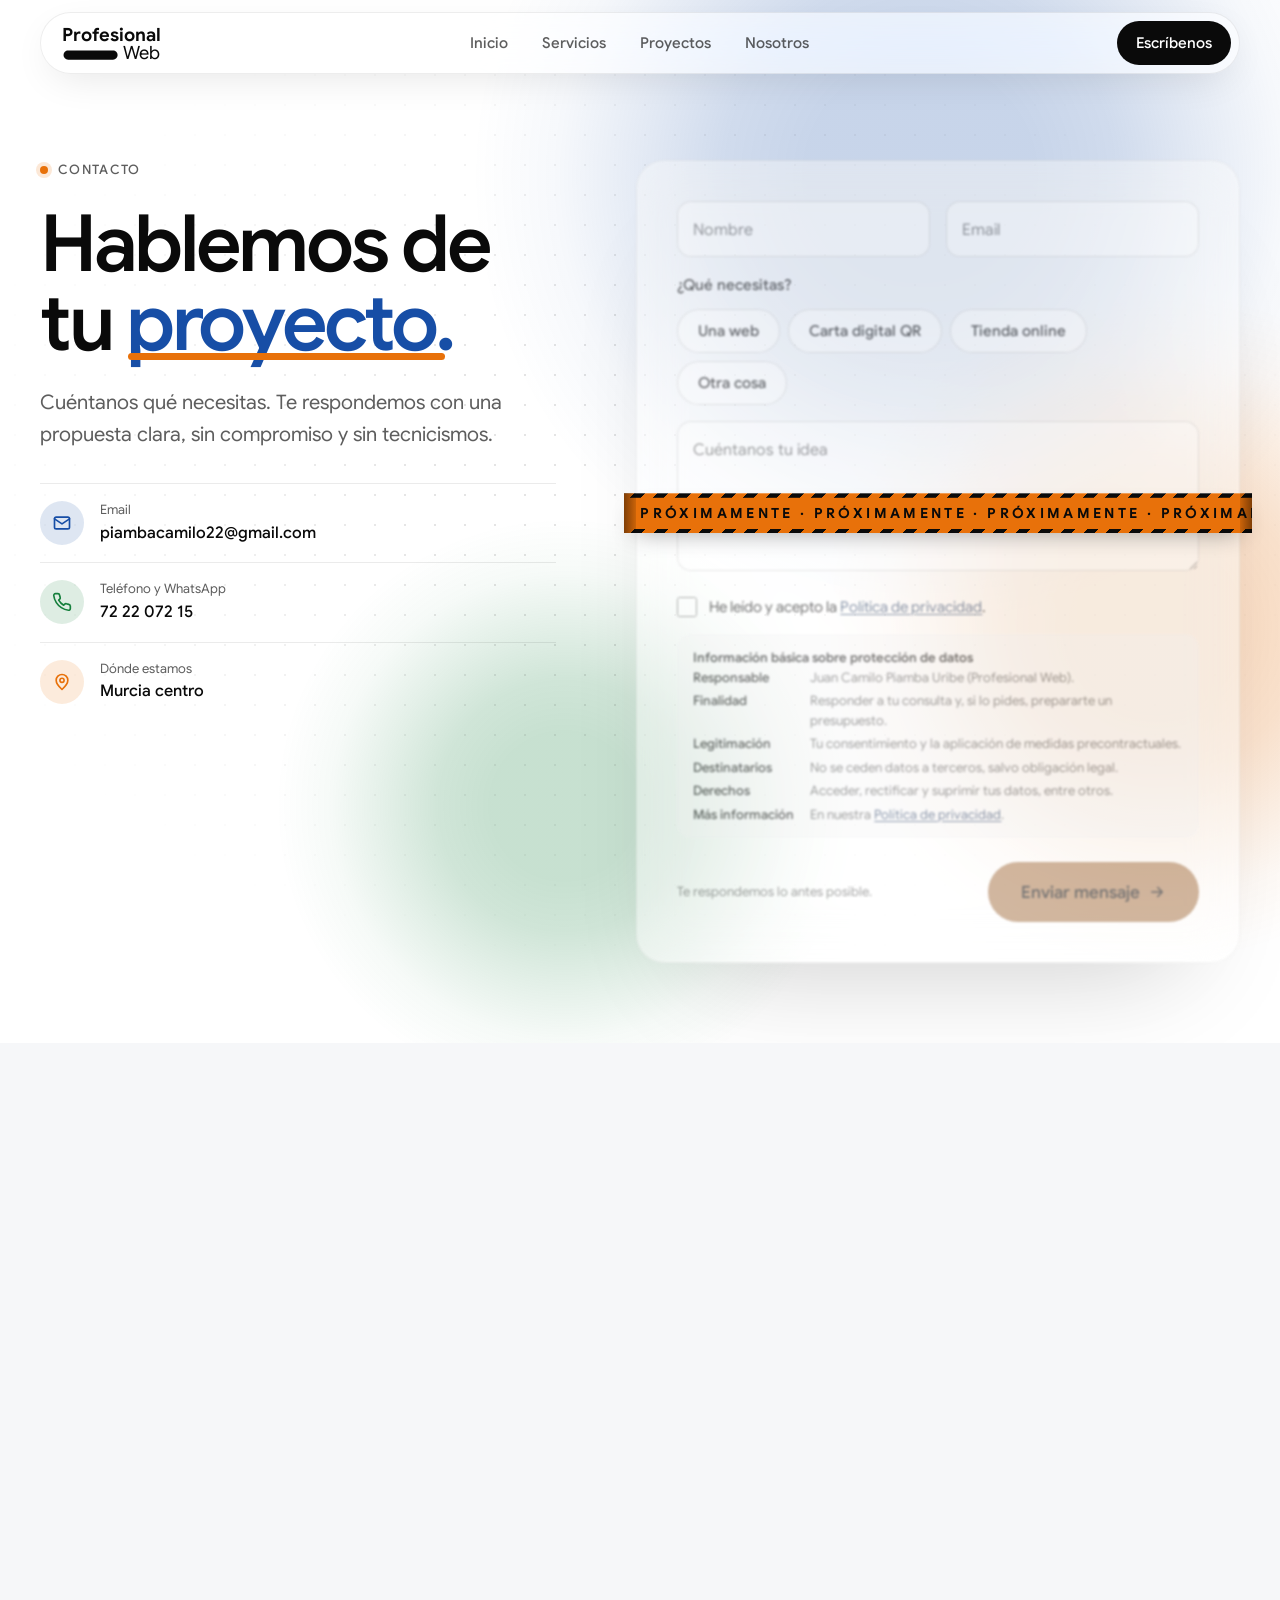
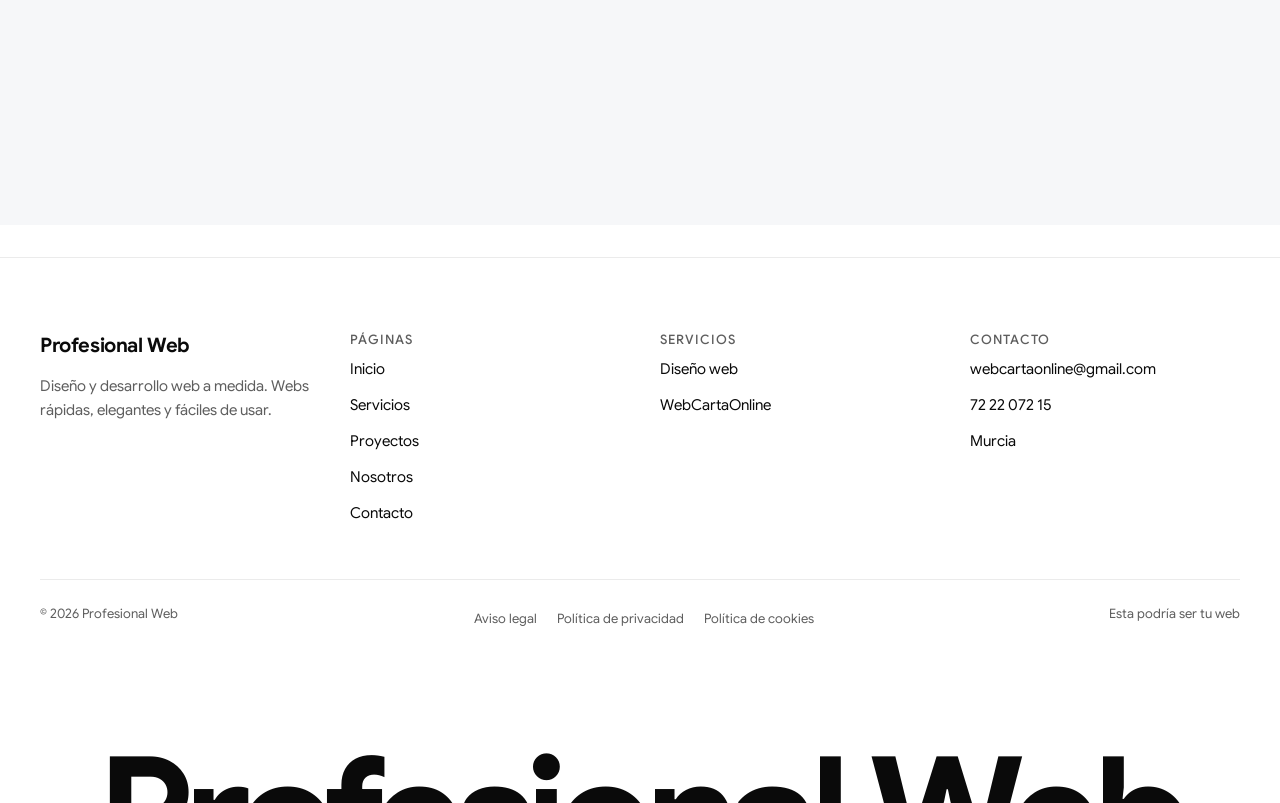
<file: contacto.html>
<!doctype html>
<html lang="es">
<head>
<meta charset="utf-8">
<meta name="viewport" content="width=device-width, initial-scale=1">
<title>Contacto · Profesional Web</title>
<meta name="description" content="Cuéntanos tu proyecto y te respondemos con una propuesta clara, sin compromiso.">
<meta name="theme-color" content="#ffffff">
<link rel="icon" href="favicon.ico" sizes="any">
<link rel="icon" href="assets/img/favicon-32.png" type="image/png" sizes="32x32">
<link rel="apple-touch-icon" href="assets/img/apple-touch-icon.png">
<link rel="preload" href="assets/fonts/google-sans-latin.woff2" as="font" type="font/woff2" crossorigin>
<script src="js/componentes.js?v=3"></script>
<link rel="stylesheet" href="css/general.css?v=2">
<link rel="stylesheet" href="css/contacto.css?v=4">
<script src="js/general.js?v=1" defer></script>
<script src="js/contacto.js?v=1" defer></script>
</head>
<body>
<div class="pw">
<a class="skip-link" href="#contenido">Saltar al contenido</a>
<div class="progress" aria-hidden="true"></div>
<div class="cursor" aria-hidden="true"></div>
<div class="cursor-lens" aria-hidden="true"></div>
<svg class="pw-filters" width="0" height="0" aria-hidden="true" focusable="false"><filter id="pw-lens-48" x="0" y="0" width="100%" height="100%" color-interpolation-filters="sRGB"><feImage href="assets/img/lens-map.png" x="0" y="0" width="48" height="48" preserveAspectRatio="none" result="map"></feImage><feDisplacementMap in="SourceGraphic" in2="map" scale="-8" xChannelSelector="R" yChannelSelector="G" result="disp"></feDisplacementMap><feGaussianBlur in="disp" stdDeviation="0.9" result="soft"></feGaussianBlur><feImage href="assets/img/lens-rim.png" x="0" y="0" width="48" height="48" preserveAspectRatio="none" result="rim"></feImage><feComposite in="soft" in2="rim" operator="in" result="softrim"></feComposite><feMerge><feMergeNode in="disp"></feMergeNode><feMergeNode in="softrim"></feMergeNode></feMerge></filter><filter id="pw-lens-88" x="0" y="0" width="100%" height="100%" color-interpolation-filters="sRGB"><feImage href="assets/img/lens-map.png" x="0" y="0" width="88" height="88" preserveAspectRatio="none" result="map"></feImage><feDisplacementMap in="SourceGraphic" in2="map" scale="-14" xChannelSelector="R" yChannelSelector="G" result="disp"></feDisplacementMap><feGaussianBlur in="disp" stdDeviation="1.2" result="soft"></feGaussianBlur><feImage href="assets/img/lens-rim.png" x="0" y="0" width="88" height="88" preserveAspectRatio="none" result="rim"></feImage><feComposite in="soft" in2="rim" operator="in" result="softrim"></feComposite><feMerge><feMergeNode in="disp"></feMergeNode><feMergeNode in="softrim"></feMergeNode></feMerge></filter></svg>

<pw-nav pagina="contacto"></pw-nav>

<main id="contenido">

<section class="contact" aria-labelledby="t-contact">
<div class="orbs" aria-hidden="true">
<div class="orb" style="--x: 50%; --y: -10%; --sz: 560px; --z: -90; --c: var(--blue); --t: 17s"><i></i></div>
<div class="orb" style="--x: 74%; --y: 40%; --sz: 420px; --z: 120; --c: var(--orange); --t: 14s"><i></i></div>
<div class="orb" style="--x: 30%; --y: 60%; --sz: 360px; --z: -110; --c: var(--green); --t: 20s"><i></i></div>
</div>
<div class="grid-bg" aria-hidden="true"></div>
<div class="wrap contact-grid">
<div class="contact-copy">
<p class="eyebrow fade-in" style="--i: 0">Contacto</p>
<h1 class="page-title" id="t-contact"><span class="w" style="--i: 1">Hablemos</span> <span class="w" style="--i: 2">de</span> <span class="w" style="--i: 3">tu</span> <span class="w w-accent" style="--i: 4">proyecto.</span></h1>
<p class="lead fade-in" style="--i: 6">Cuéntanos qué necesitas. Te respondemos con una propuesta clara, sin compromiso y sin tecnicismos.</p>
<ul class="clist fade-in" style="--i: 8">
<li><span class="ico" style="--acc: var(--blue)"><svg viewBox="0 0 24 24" fill="none" stroke="currentColor" stroke-width="2" stroke-linecap="round" stroke-linejoin="round" aria-hidden="true"><rect x="3" y="5" width="18" height="14" rx="2"></rect><path d="m3 7 9 6 9-6"></path></svg></span><span><small>Email</small><strong>piambacamilo22@gmail.com</strong></span></li>
<li><span class="ico" style="--acc: var(--green)"><svg viewBox="0 0 24 24" fill="none" stroke="currentColor" stroke-width="2" stroke-linecap="round" stroke-linejoin="round" aria-hidden="true"><path d="M22 16.9v3a2 2 0 0 1-2.2 2 19.8 19.8 0 0 1-8.6-3.1 19.5 19.5 0 0 1-6-6A19.8 19.8 0 0 1 2.1 4.2 2 2 0 0 1 4.1 2h3a2 2 0 0 1 2 1.7c.1.9.4 1.8.7 2.7a2 2 0 0 1-.5 2.1L8 9.8a16 16 0 0 0 6 6l1.3-1.3a2 2 0 0 1 2.1-.4c.9.3 1.8.6 2.7.7a2 2 0 0 1 1.7 2Z"></path></svg></span>
<span><small>Teléfono y WhatsApp</small><strong>72 22 072 15</strong></span>
</li><li><span class="ico" style="--acc: var(--orange)"><svg viewBox="0 0 24 24" fill="none" stroke="currentColor" stroke-width="2" stroke-linecap="round" stroke-linejoin="round" aria-hidden="true"><path d="M12 21s-7-6.2-7-11a7 7 0 0 1 14 0c0 4.8-7 11-7 11Z"></path><circle cx="12" cy="10" r="2.5"></circle></svg></span>
<span><small>Dónde estamos</small><strong>Murcia centro</strong></span>
</li>
</ul>
</div>
<div class="contact-box fade-in is-soon" style="--i: 5">
<p class="pw-oculto">El formulario de contacto estará disponible próximamente. Mientras tanto, escríbenos por email o WhatsApp con los datos de contacto de esta página.</p>
<!-- Precinto "Próximamente": tapa el formulario mientras no funciona.
     Para activarlo: quita este bloque, la clase "is-soon" de arriba y los atributos "inert" y "aria-hidden" del <form>. -->
<div class="soon-tape" aria-hidden="true">
<div class="tape"><span>PRÓXIMAMENTE · PRÓXIMAMENTE · PRÓXIMAMENTE · PRÓXIMAMENTE · PRÓXIMAMENTE · PRÓXIMAMENTE · PRÓXIMAMENTE · PRÓXIMAMENTE · PRÓXIMAMENTE · PRÓXIMAMENTE · PRÓXIMAMENTE · PRÓXIMAMENTE · PRÓXIMAMENTE · PRÓXIMAMENTE · PRÓXIMAMENTE · PRÓXIMAMENTE · </span></div>
</div>

<form class="form" id="contact-form" action="#" method="post" data-endpoint="" aria-label="Formulario de contacto" inert aria-hidden="true">
<div class="form-row">
<div class="field"><input class="fi" id="f-nombre" name="nombre" type="text" placeholder=" " autocomplete="name" required><label class="fl" for="f-nombre">Nombre</label></div>
<div class="field"><input class="fi" id="f-email" name="email" type="email" placeholder=" " autocomplete="email" required><label class="fl" for="f-email">Email</label></div>
</div>
<fieldset class="types">
<legend>¿Qué necesitas?</legend>
<div class="types-row">
<input class="sr" type="radio" name="tipo" id="t-web" value="web"><label class="pill" for="t-web">Una web</label>
<input class="sr" type="radio" name="tipo" id="t-qr" value="qr"><label class="pill" for="t-qr">Carta digital QR</label>
<input class="sr" type="radio" name="tipo" id="t-tienda" value="tienda"><label class="pill" for="t-tienda">Tienda online</label>
<input class="sr" type="radio" name="tipo" id="t-otro" value="otro"><label class="pill" for="t-otro">Otra cosa</label>
</div>
</fieldset>
<div class="field"><textarea class="fi" id="f-msg" name="mensaje" placeholder=" " rows="5"></textarea><label class="fl" for="f-msg">Cuéntanos tu idea</label></div>
<label class="consent" for="f-ok"><input id="f-ok" name="privacidad" type="checkbox" required><span>He leído y acepto la <a href="privacidad.html">Política de privacidad</a>.</span></label>
<div class="first-layer" role="note" aria-label="Información básica sobre protección de datos">
<p class="first-layer-k">Información básica sobre protección de datos</p>
<dl>
<dt>Responsable</dt><dd>Juan Camilo Piamba Uribe (Profesional Web).</dd>
<dt>Finalidad</dt><dd>Responder a tu consulta y, si lo pides, prepararte un presupuesto.</dd>
<dt>Legitimación</dt><dd>Tu consentimiento y la aplicación de medidas precontractuales.</dd>
<dt>Destinatarios</dt><dd>No se ceden datos a terceros, salvo obligación legal.</dd>
<dt>Derechos</dt><dd>Acceder, rectificar y suprimir tus datos, entre otros.</dd>
<dt>Más información</dt><dd>En nuestra <a href="privacidad.html">Política de privacidad</a>.</dd>
</dl>
</div>
<p class="form-error" role="alert" hidden>El formulario todavía no está activado o no se ha podido enviar. Escríbenos a [tu@email.com].</p>
<div class="form-foot">
<small>Te respondemos lo antes posible.</small>
<button class="btn btn-primary btn-lg" type="submit">Enviar mensaje <svg viewBox="0 0 24 24" fill="none" stroke="currentColor" stroke-width="2" stroke-linecap="round" stroke-linejoin="round" aria-hidden="true"><path d="M5 12h14M13 6l6 6-6 6"></path></svg></button>
</div>
</form>

<div class="form sent" role="status" hidden>
<span class="sent-ic"><svg viewBox="0 0 24 24" fill="none" stroke="currentColor" stroke-width="2.4" stroke-linecap="round" stroke-linejoin="round" aria-hidden="true"><path d="m5 12 5 5L20 7"></path></svg></span>
<h2 class="h2">¡Gracias!</h2>
<p class="lead">Hemos recibido tu mensaje. Te escribiremos muy pronto.</p>
<button class="btn btn-ghost" type="button" data-reset>Enviar otro mensaje</button>
</div>

</div>
</div>
</section>

<section class="sec bg-soft" aria-labelledby="t-faq">
<div class="wrap-narrow">
<div class="sec-head center" data-fx="in">
<div class="sec-head-txt rv" style="align-items: center">
<p class="eyebrow">Preguntas frecuentes</p>
<h2 class="h2" id="t-faq">Resolvemos tus dudas.</h2>
</div>
</div>
<div class="faq" data-fx="in">
<div class="faq-item rv" data-open="true" style="--d: 0">
<h3 style="margin: 0"><button class="faq-q" type="button" aria-expanded="true" aria-controls="faq-a0" data-faq="0">¿Cuánto tarda en estar lista mi web?<span class="faq-ic" aria-hidden="true">+</span></button></h3>
<div class="faq-a" id="faq-a0"><p>Depende de lo que necesites. Una web sencilla suele estar lista en [X semanas]. Antes de empezar te damos una fecha clara.</p></div>
</div>
<div class="faq-item rv" data-open="false" style="--d: 1">
<h3 style="margin: 0"><button class="faq-q" type="button" aria-expanded="false" aria-controls="faq-a1" data-faq="1">¿Necesito saber de informática?<span class="faq-ic" aria-hidden="true">+</span></button></h3>
<div class="faq-a" id="faq-a1" hidden><p>No. Nosotros hacemos el trabajo y te lo explicamos todo sin tecnicismos. Tú solo nos cuentas tu idea y apruebas el resultado.</p></div>
</div>
<div class="faq-item rv" data-open="false" style="--d: 2">
<h3 style="margin: 0"><button class="faq-q" type="button" aria-expanded="false" aria-controls="faq-a2" data-faq="2">¿Podré cambiar los textos y las fotos yo mismo?<span class="faq-ic" aria-hidden="true">+</span></button></h3>
<div class="faq-a" id="faq-a2" hidden><p>Sí. Si lo necesitas, preparamos tu web para que puedas cambiar textos, fotos o precios de forma sencilla. Y si lo prefieres, lo hacemos nosotros.</p></div>
</div>
<div class="faq-item rv" data-open="false" style="--d: 3">
<h3 style="margin: 0"><button class="faq-q" type="button" aria-expanded="false" aria-controls="faq-a3" data-faq="3">¿Os encargáis del dominio y el alojamiento?<span class="faq-ic" aria-hidden="true">+</span></button></h3>
<div class="faq-a" id="faq-a3" hidden><p>Sí. Te ayudamos a elegir la dirección de tu web (por ejemplo, tunegocio.es) y nos ocupamos de que esté siempre en línea.</p></div>
</div>
<div class="faq-item rv" data-open="false" style="--d: 4">
<h3 style="margin: 0"><button class="faq-q" type="button" aria-expanded="false" aria-controls="faq-a4" data-faq="4">¿Cuánto cuesta una web?<span class="faq-ic" aria-hidden="true">+</span></button></h3>
<div class="faq-a" id="faq-a4" hidden><p>Cada proyecto es distinto. Cuéntanos qué necesitas y te enviamos un presupuesto cerrado, sin cuotas ni sorpresas.</p></div>
</div>
</div>
</div>
</section>

</main>

<pw-footer pagina="contacto"></pw-footer>
</div>
</body>
</html>
</file>
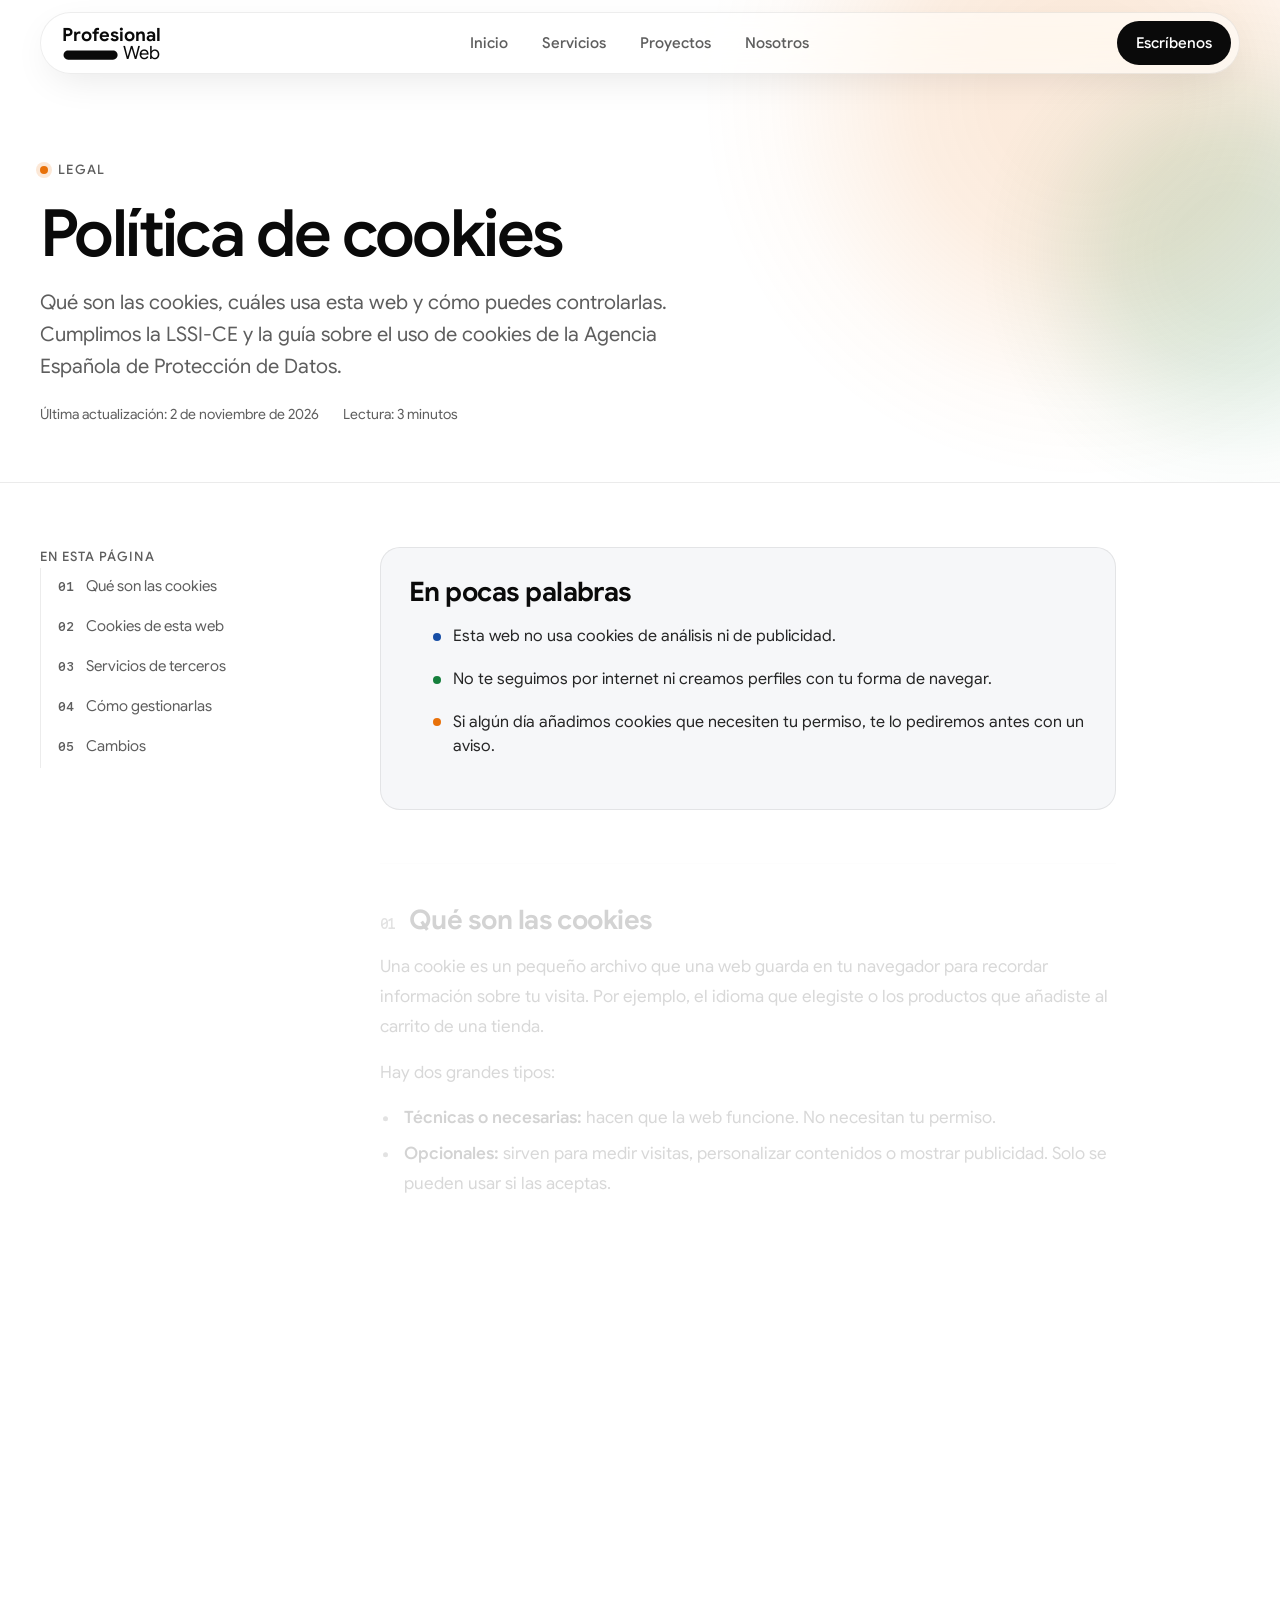
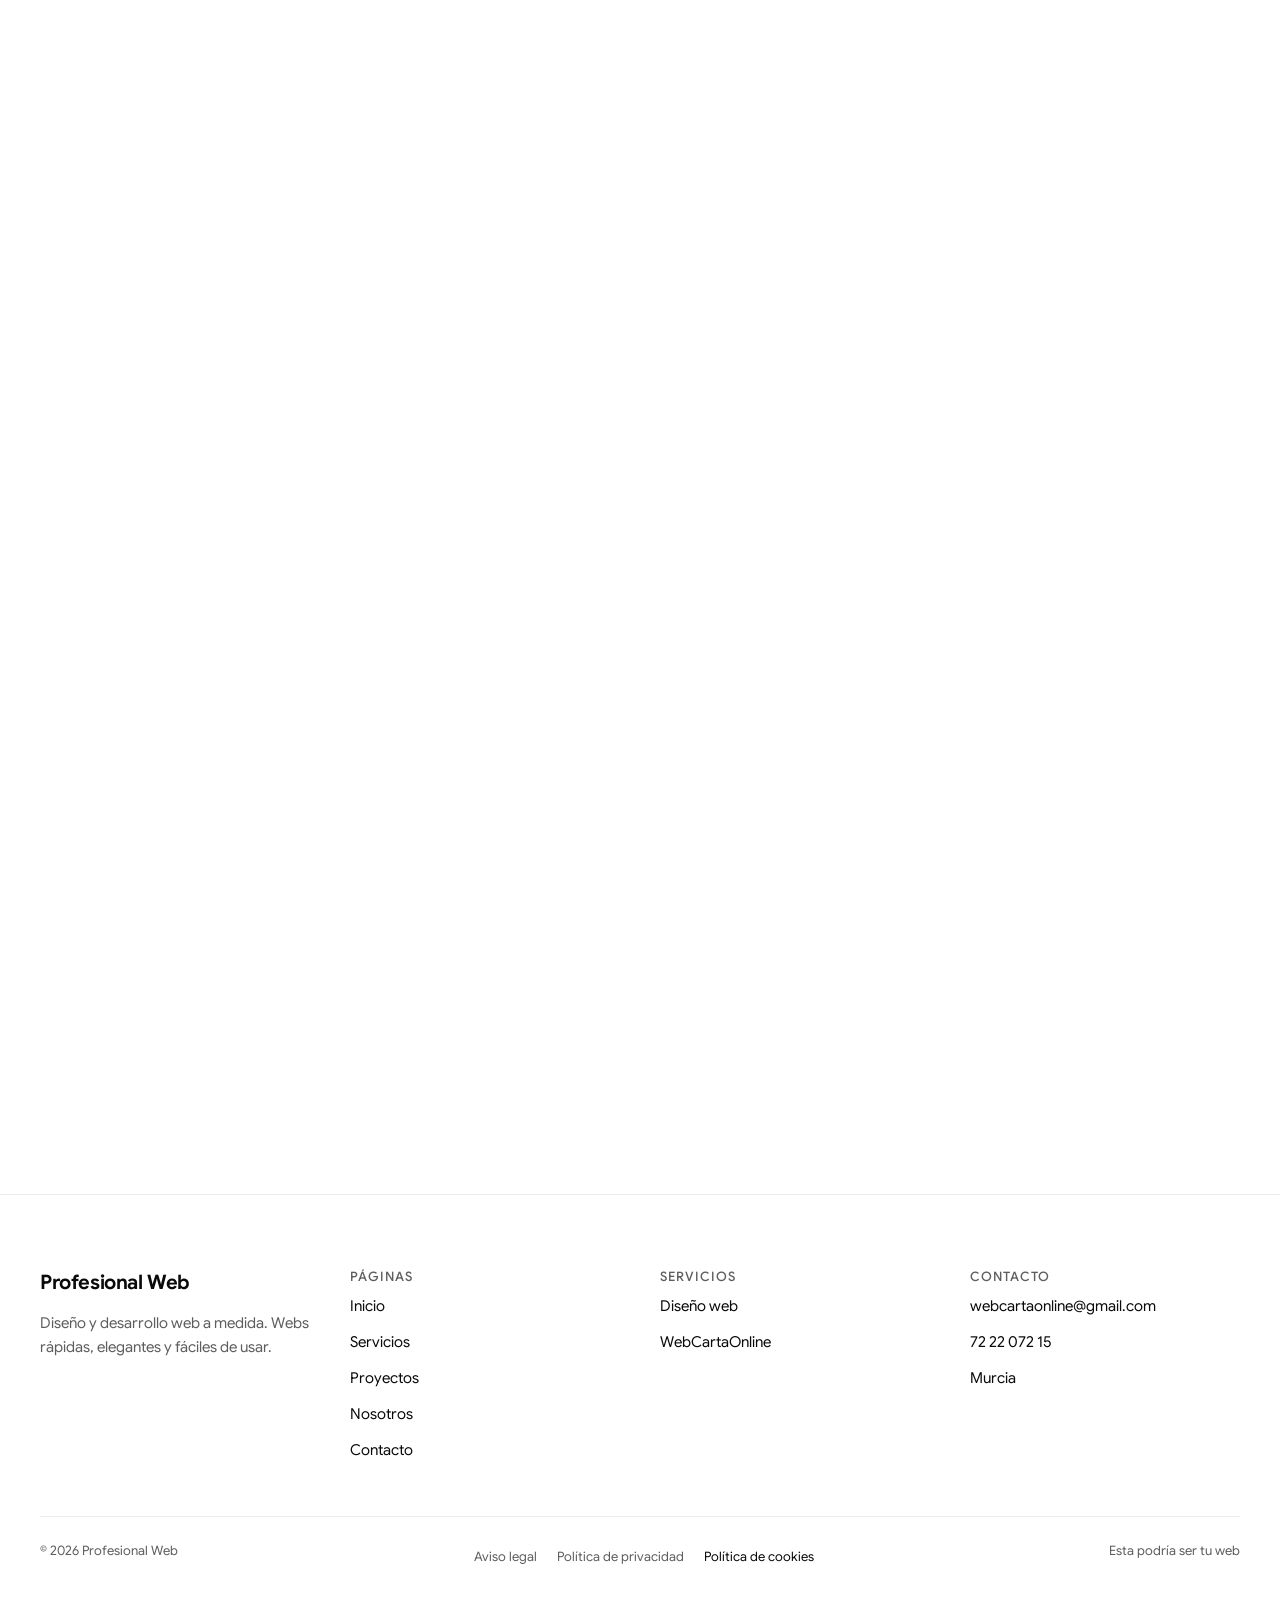
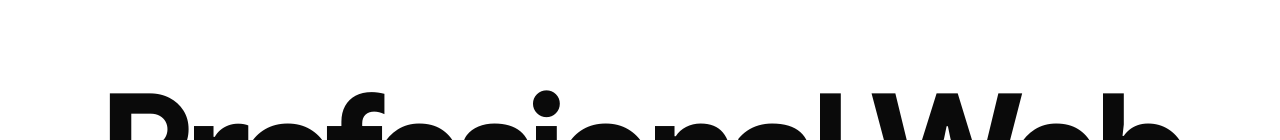
<file: cookies.html>
<!doctype html>
<html lang="es">
<head>
<meta charset="utf-8">
<meta name="viewport" content="width=device-width, initial-scale=1">
<title>Política de cookies · Profesional Web</title>
<meta name="description" content="Qué son las cookies, cuáles usa esta web y cómo puedes controlarlas.">
<meta name="theme-color" content="#ffffff">
<link rel="icon" href="favicon.ico" sizes="any">
<link rel="icon" href="assets/img/favicon-32.png" type="image/png" sizes="32x32">
<link rel="apple-touch-icon" href="assets/img/apple-touch-icon.png">
<link rel="preload" href="assets/fonts/google-sans-latin.woff2" as="font" type="font/woff2" crossorigin>
<script src="js/componentes.js?v=3"></script>
<link rel="stylesheet" href="css/general.css?v=2">
<link rel="stylesheet" href="css/legal.css?v=1">
<script src="js/general.js?v=1" defer></script>
</head>
<body>
<div class="pw">
<a class="skip-link" href="#contenido">Saltar al contenido</a>
<div class="progress" aria-hidden="true"></div>
<div class="cursor" aria-hidden="true"></div>
<div class="cursor-lens" aria-hidden="true"></div>
<svg class="pw-filters" width="0" height="0" aria-hidden="true" focusable="false"><filter id="pw-lens-48" x="0" y="0" width="100%" height="100%" color-interpolation-filters="sRGB"><feImage href="assets/img/lens-map.png" x="0" y="0" width="48" height="48" preserveAspectRatio="none" result="map"></feImage><feDisplacementMap in="SourceGraphic" in2="map" scale="-8" xChannelSelector="R" yChannelSelector="G" result="disp"></feDisplacementMap><feGaussianBlur in="disp" stdDeviation="0.9" result="soft"></feGaussianBlur><feImage href="assets/img/lens-rim.png" x="0" y="0" width="48" height="48" preserveAspectRatio="none" result="rim"></feImage><feComposite in="soft" in2="rim" operator="in" result="softrim"></feComposite><feMerge><feMergeNode in="disp"></feMergeNode><feMergeNode in="softrim"></feMergeNode></feMerge></filter><filter id="pw-lens-88" x="0" y="0" width="100%" height="100%" color-interpolation-filters="sRGB"><feImage href="assets/img/lens-map.png" x="0" y="0" width="88" height="88" preserveAspectRatio="none" result="map"></feImage><feDisplacementMap in="SourceGraphic" in2="map" scale="-14" xChannelSelector="R" yChannelSelector="G" result="disp"></feDisplacementMap><feGaussianBlur in="disp" stdDeviation="1.2" result="soft"></feGaussianBlur><feImage href="assets/img/lens-rim.png" x="0" y="0" width="88" height="88" preserveAspectRatio="none" result="rim"></feImage><feComposite in="soft" in2="rim" operator="in" result="softrim"></feComposite><feMerge><feMergeNode in="disp"></feMergeNode><feMergeNode in="softrim"></feMergeNode></feMerge></filter></svg>

<pw-nav pagina="cookies"></pw-nav>

<main id="contenido">

<header class="legal-head">
<div class="orbs" aria-hidden="true">
<div class="orb" style="--x: 66%; --y: -30%; --sz: 480px; --z: -60; --c: var(--orange); --t: 18s"><i></i></div>
<div class="orb" style="--x: 84%; --y: 20%; --sz: 320px; --z: 80; --c: var(--green); --t: 15s"><i></i></div>
</div>
<div class="wrap legal-head-in">
<p class="eyebrow fade-in" style="--i: 0">Legal</p>
<h1 class="legal-title"><span class="w" style="--i: 1">Política</span> <span class="w" style="--i: 2">de</span> <span class="w" style="--i: 3">cookies</span></h1>
<p class="lead fade-in" style="--i: 5">Qué son las cookies, cuáles usa esta web y cómo puedes controlarlas. Cumplimos la LSSI-CE y la guía sobre el uso de cookies de la Agencia Española de Protección de Datos.</p>
<div class="legal-meta fade-in" style="--i: 6"><span>Última actualización: 2 de noviembre de 2026</span><span>Lectura: 3 minutos</span></div>
</div>
</header>

<div class="wrap legal-wrap">
<nav class="toc" aria-label="Índice de la política de cookies">
<p class="toc-k">En esta página</p>
<ol>
<li><a href="#s1"><span>01</span>Qué son las cookies</a></li>
<li><a href="#s2"><span>02</span>Cookies de esta web</a></li>
<li><a href="#s3"><span>03</span>Servicios de terceros</a></li>
<li><a href="#s4"><span>04</span>Cómo gestionarlas</a></li>
<li><a href="#s5"><span>05</span>Cambios</a></li>
</ol>
</nav>

<article class="prose">
<div class="summary rv-soft" data-fx="in">
<h2>En pocas palabras</h2>
<ul>
<li>Esta web no usa cookies de análisis ni de publicidad.</li>
<li>No te seguimos por internet ni creamos perfiles con tu forma de navegar.</li>
<li>Si algún día añadimos cookies que necesiten tu permiso, te lo pediremos antes con un aviso.</li>
</ul>
</div>

<section id="s1" class="rv-soft" data-fx="in">
<h2><span>01</span>Qué son las cookies</h2>
<p>Una cookie es un pequeño archivo que una web guarda en tu navegador para recordar información sobre tu visita. Por ejemplo, el idioma que elegiste o los productos que añadiste al carrito de una tienda.</p>
<p>Hay dos grandes tipos:</p>
<ul>
<li><strong>Técnicas o necesarias:</strong> hacen que la web funcione. No necesitan tu permiso.</li>
<li><strong>Opcionales:</strong> sirven para medir visitas, personalizar contenidos o mostrar publicidad. Solo se pueden usar si las aceptas.</li>
</ul>
</section>

<section id="s2" class="rv-soft" data-fx="in">
<h2><span>02</span>Cookies que usa esta web</h2>
<p>Actualmente esta web no instala cookies de análisis, de personalización ni de publicidad, ni propias ni de otras empresas.</p>
<div class="data-box">
<table class="data">
<thead>
<tr><th scope="col">Tipo de cookie</th><th scope="col">¿La usamos?</th><th scope="col">¿Necesita tu permiso?</th></tr>
</thead>
<tbody>
<tr><th scope="row">Técnicas</th><td>Solo las imprescindibles para que la web funcione, si las hubiera</td><td>No</td></tr>
<tr><th scope="row">Análisis o estadísticas</th><td>No</td><td>Sí</td></tr>
<tr><th scope="row">Personalización</th><td>No</td><td>Sí</td></tr>
<tr><th scope="row">Publicidad</th><td>No</td><td>Sí</td></tr>
</tbody>
</table>
</div>
<p>Por eso no verás ningún aviso de cookies al entrar: no hay nada que tengas que aceptar.</p>
</section>

<section id="s3" class="rv-soft" data-fx="in">
<h2><span>03</span>Servicios de terceros</h2>
<p>Esta web no carga contenidos de otras empresas que puedan instalar cookies. Los tipos de letra, las imágenes y el código se sirven desde nuestro propio servidor.</p>
</section>

<section id="s4" class="rv-soft" data-fx="in">
<h2><span>04</span>Cómo gestionar las cookies</h2>
<p>Puedes ver, bloquear o borrar las cookies desde la configuración de tu navegador (Chrome, Safari, Firefox, Edge…), normalmente en el apartado «Privacidad» o «Privacidad y seguridad».</p>
<p class="note">Si bloqueas todas las cookies, algunas webs pueden dejar de funcionar bien. Las cookies técnicas son necesarias para que muchas páginas funcionen.</p>
</section>

<section id="s5" class="rv-soft" data-fx="in">
<h2><span>05</span>Cambios en esta política</h2>
<p>Si en el futuro empezamos a usar cookies que necesiten tu permiso (por ejemplo, para contar visitas), actualizaremos esta política y te mostraremos un aviso para que puedas aceptarlas o rechazarlas antes de que se instalen.</p>
</section>

<div class="legal-next rv-soft" data-fx="in">
<p class="legal-next-k">Otros textos legales</p>
<div class="legal-cards">
<a class="legal-card" href="aviso-legal.html"><span><small>Quiénes somos</small><strong>Aviso legal</strong></span><svg viewBox="0 0 24 24" fill="none" stroke="currentColor" stroke-width="2" stroke-linecap="round" stroke-linejoin="round" aria-hidden="true"><path d="M5 12h14M13 6l6 6-6 6"></path></svg></a>
<a class="legal-card" href="privacidad.html"><span><small>Tus datos</small><strong>Política de privacidad</strong></span><svg viewBox="0 0 24 24" fill="none" stroke="currentColor" stroke-width="2" stroke-linecap="round" stroke-linejoin="round" aria-hidden="true"><path d="M5 12h14M13 6l6 6-6 6"></path></svg></a>
</div>
</div>
</article>
</div>

</main>

<pw-footer pagina="cookies"></pw-footer>
</div>
</body>
</html>
</file>
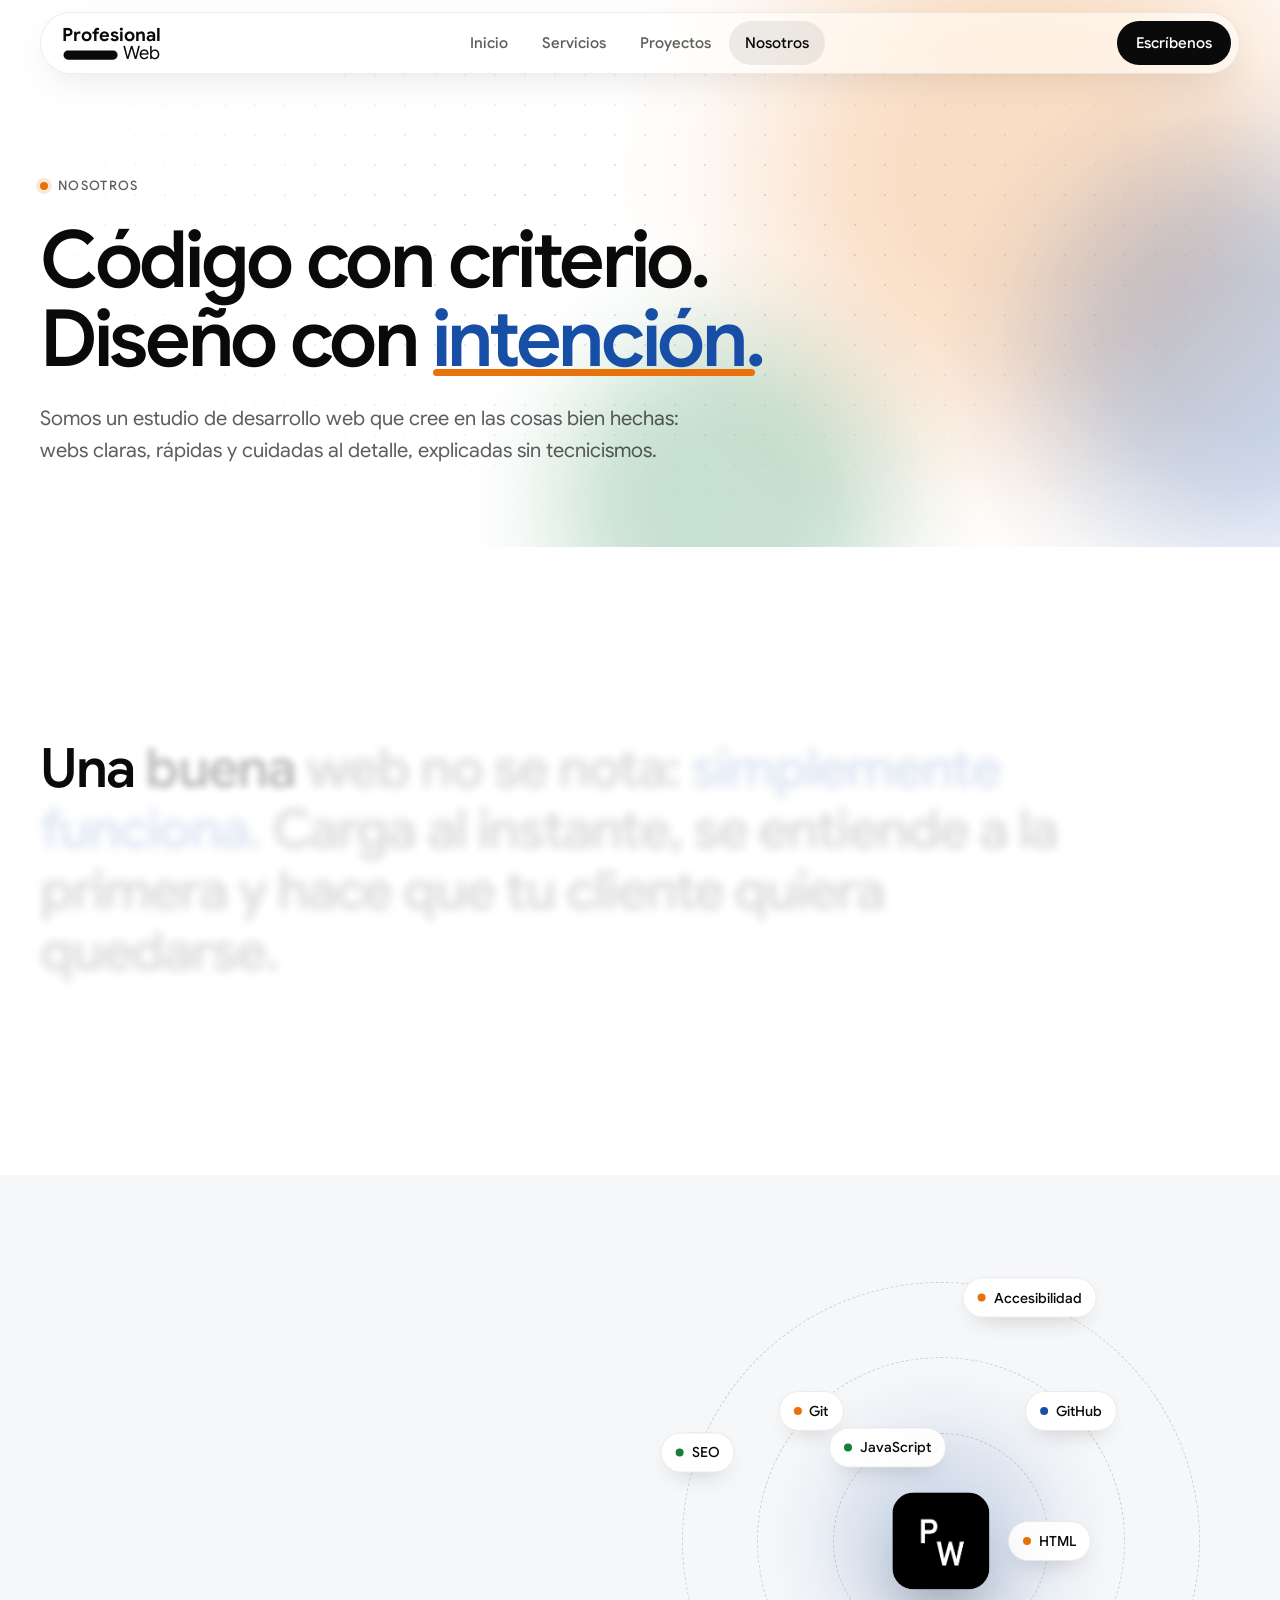
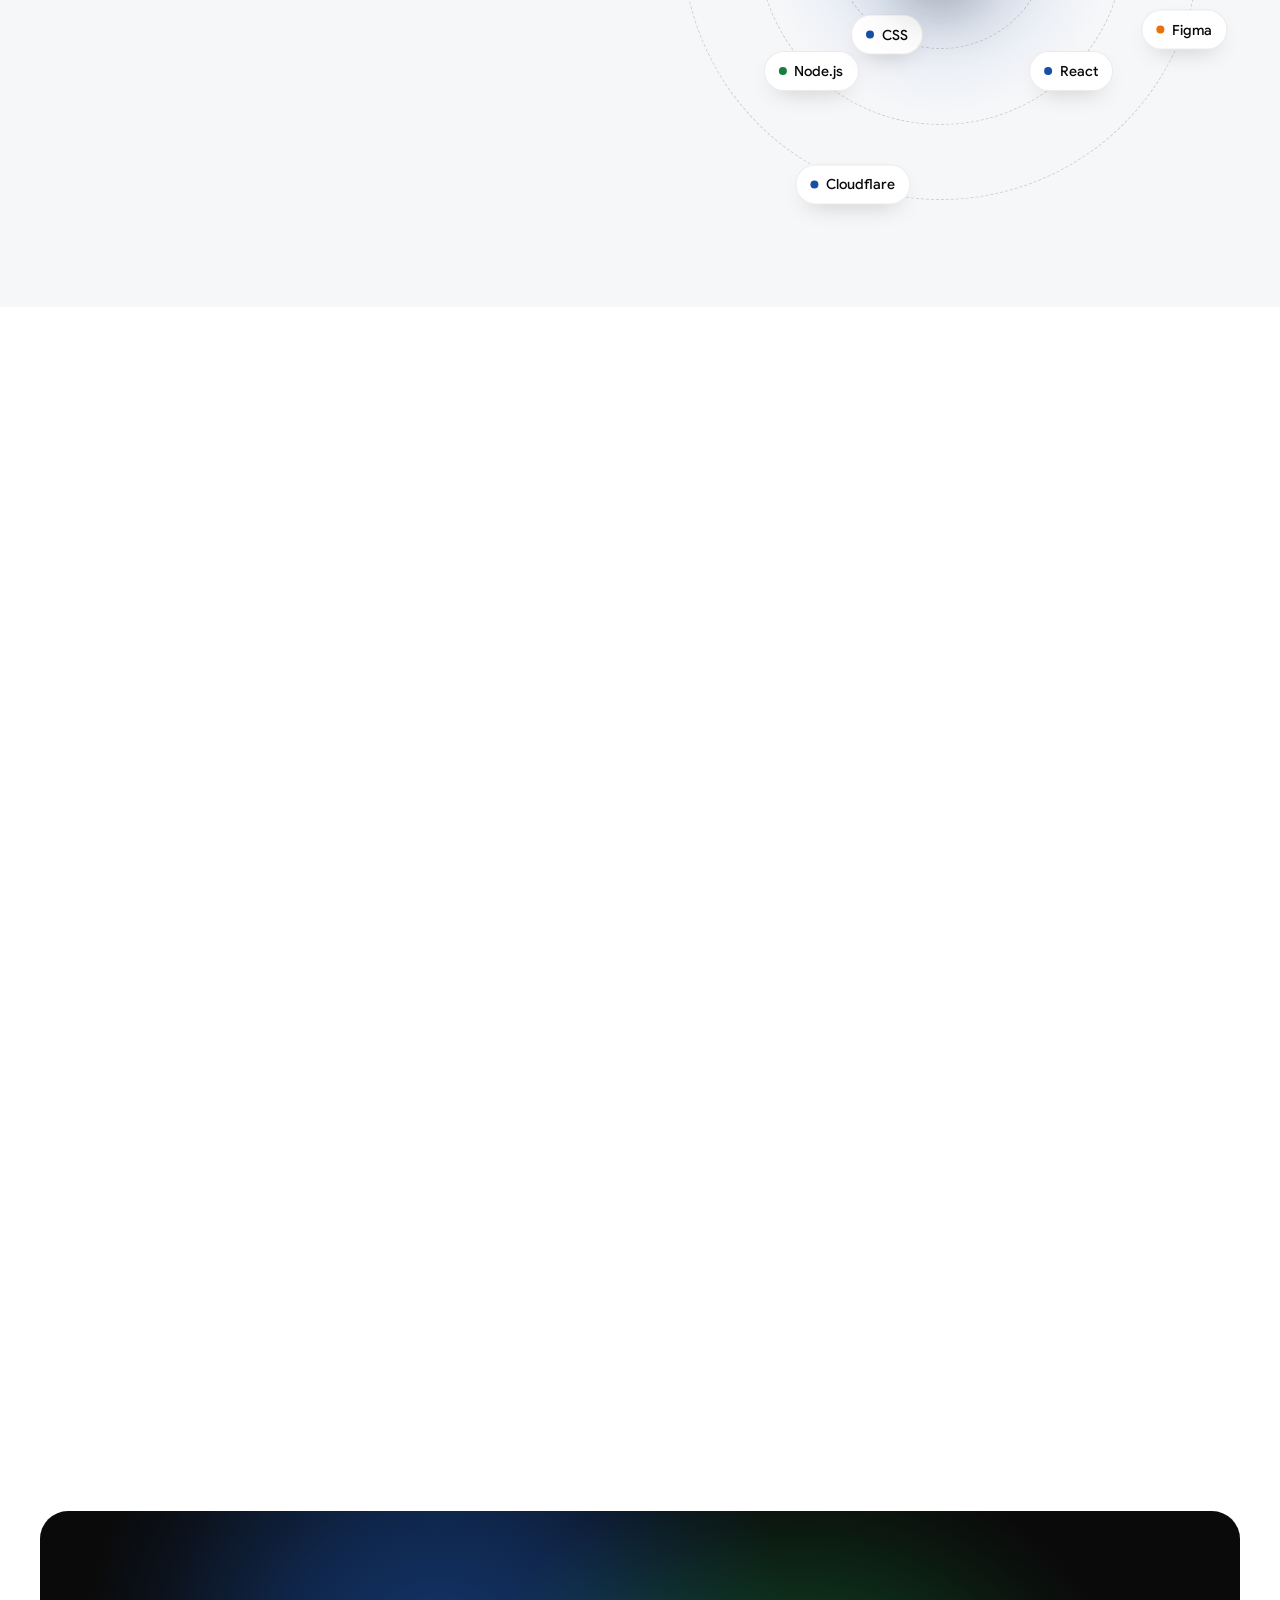
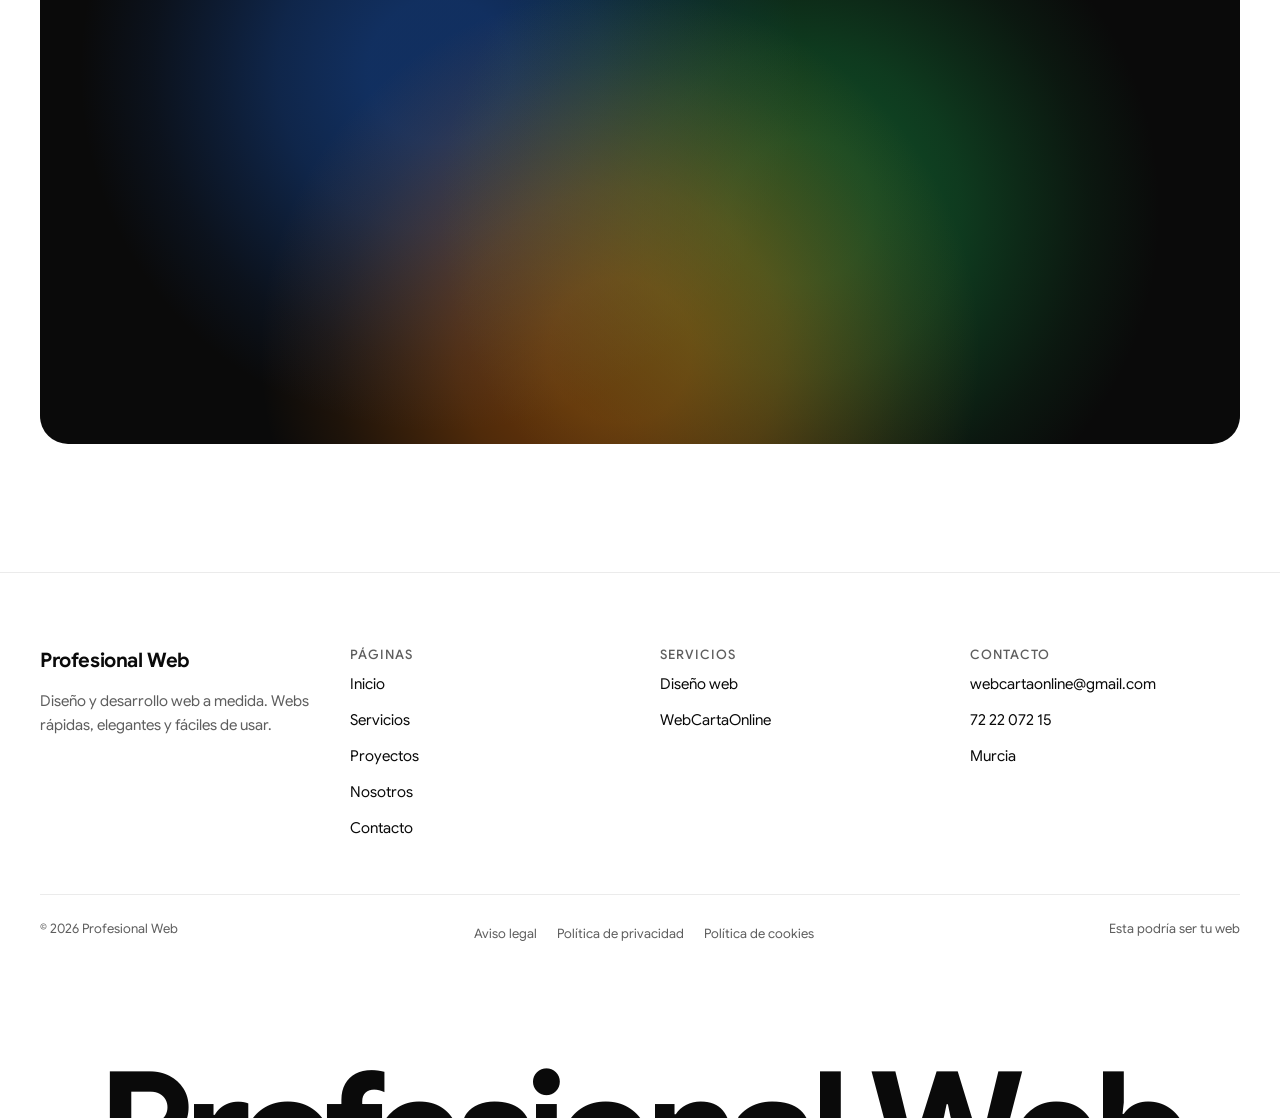
<file: estudio.html>
<!doctype html>
<html lang="es">
<head>
<meta charset="utf-8">
<title>Nosotros · Profesional Web</title>
<!-- La página "Estudio" ahora se llama "Nosotros" (nosotros.html).
     Este archivo solo lleva a la página nueva; puedes borrarlo cuando quieras. -->
<meta name="robots" content="noindex">
<link rel="canonical" href="nosotros.html">
<meta http-equiv="refresh" content="0; url=nosotros.html">
<script>location.replace('nosotros.html');</script>
</head>
<body>
<p>Esta página ahora se llama <a href="nosotros.html">Nosotros</a>.</p>
</body>
</html>
</file>
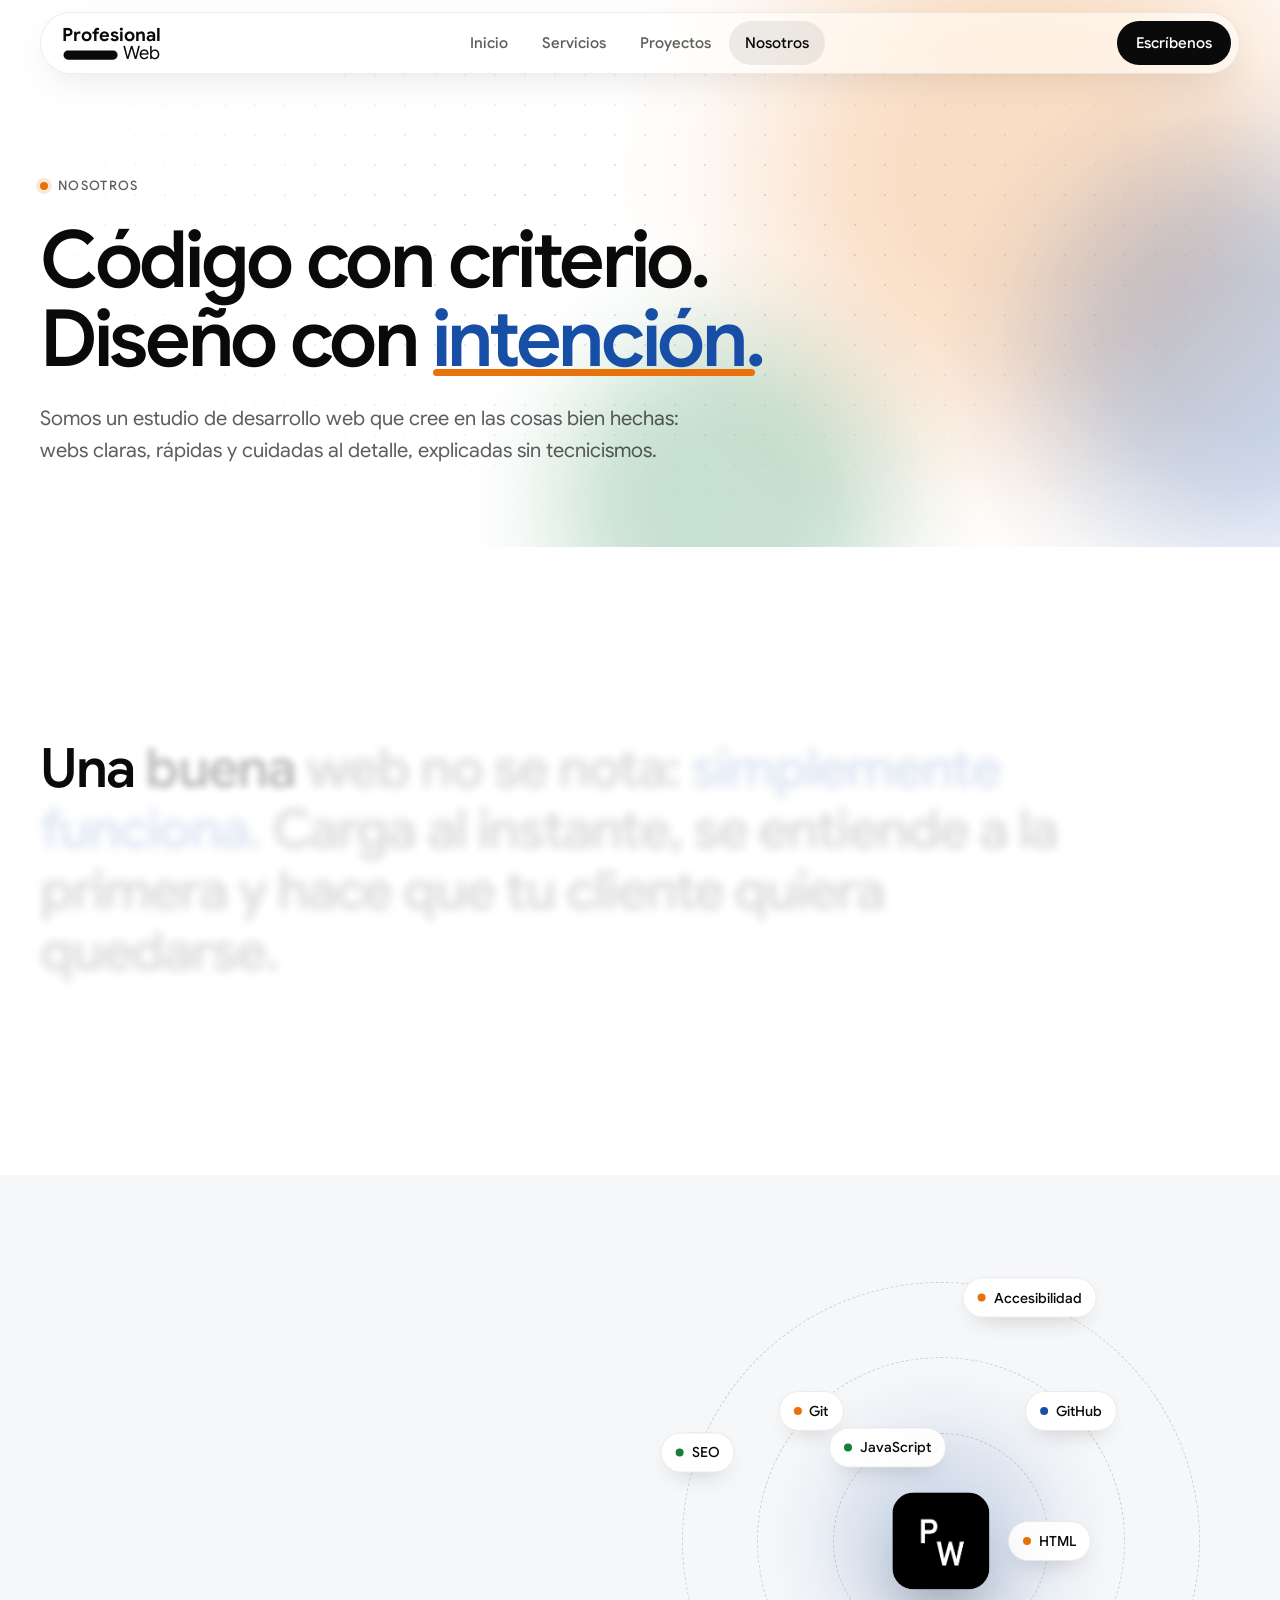
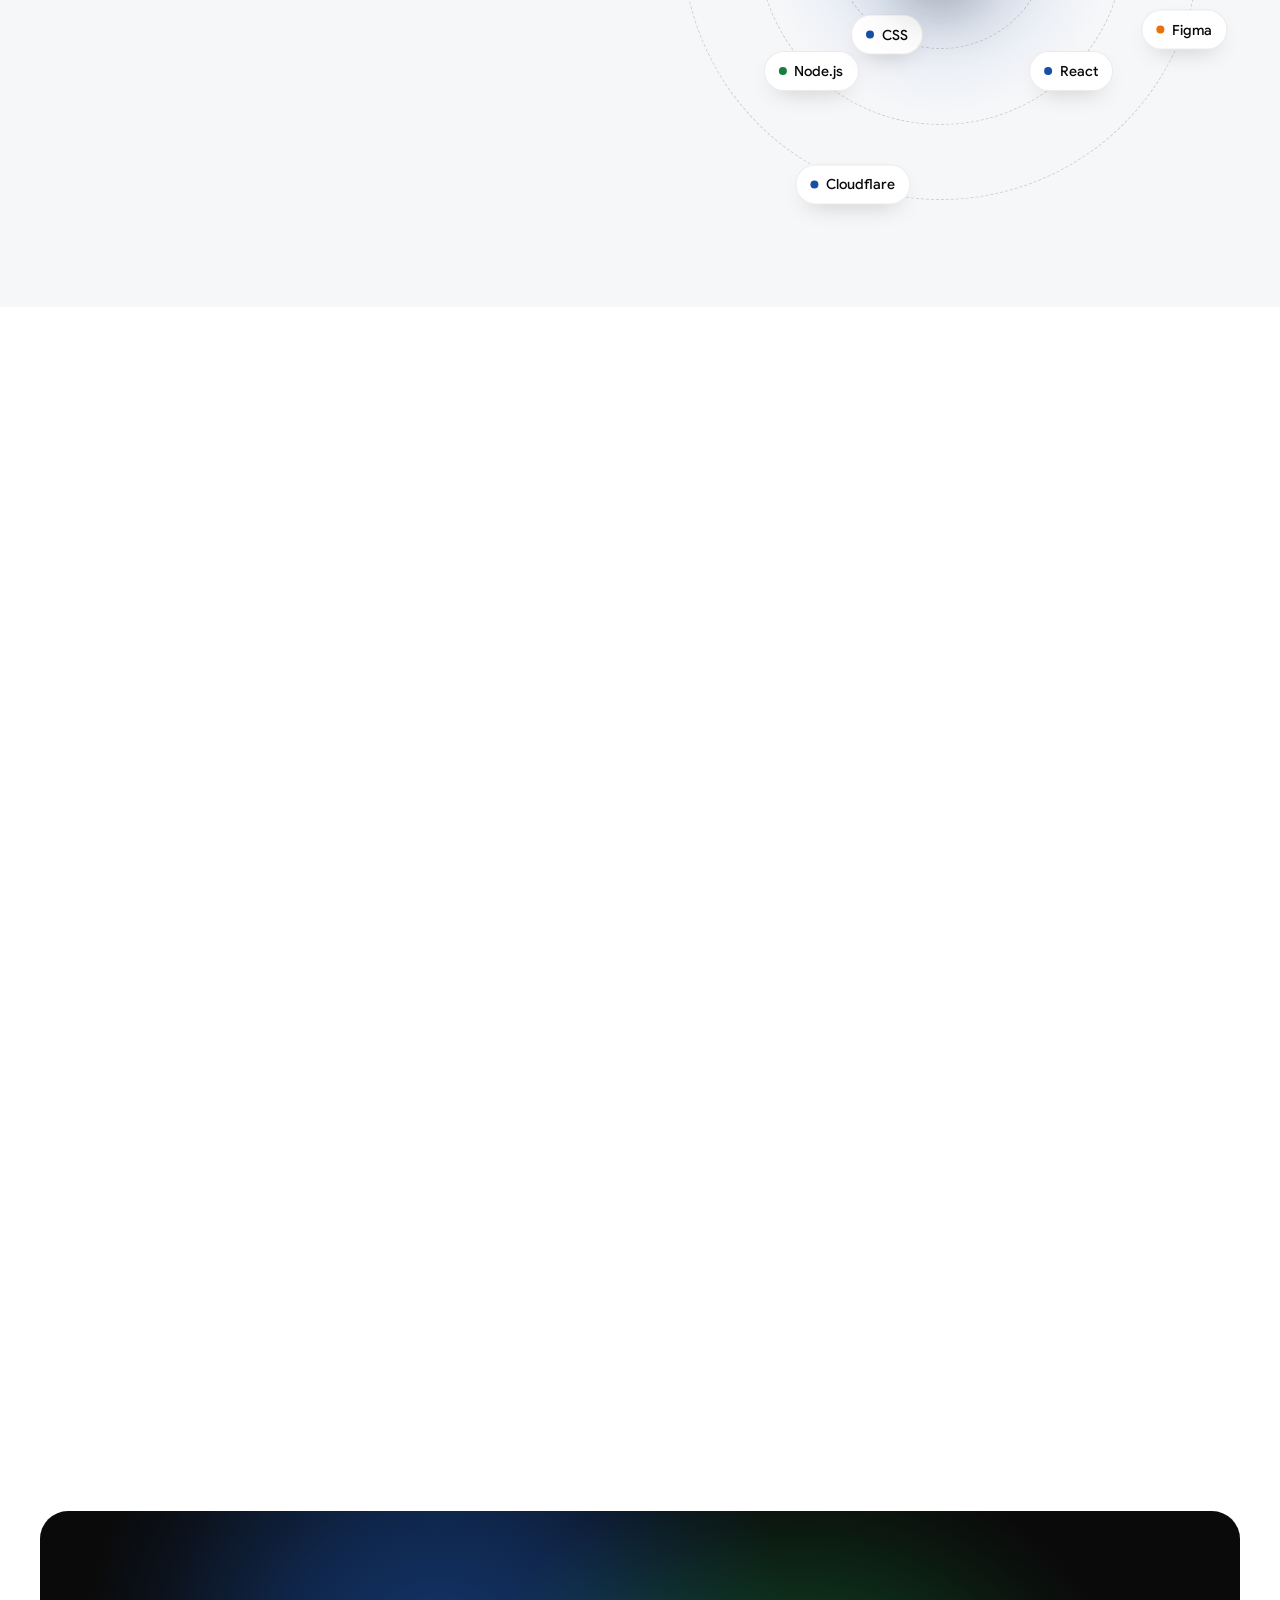
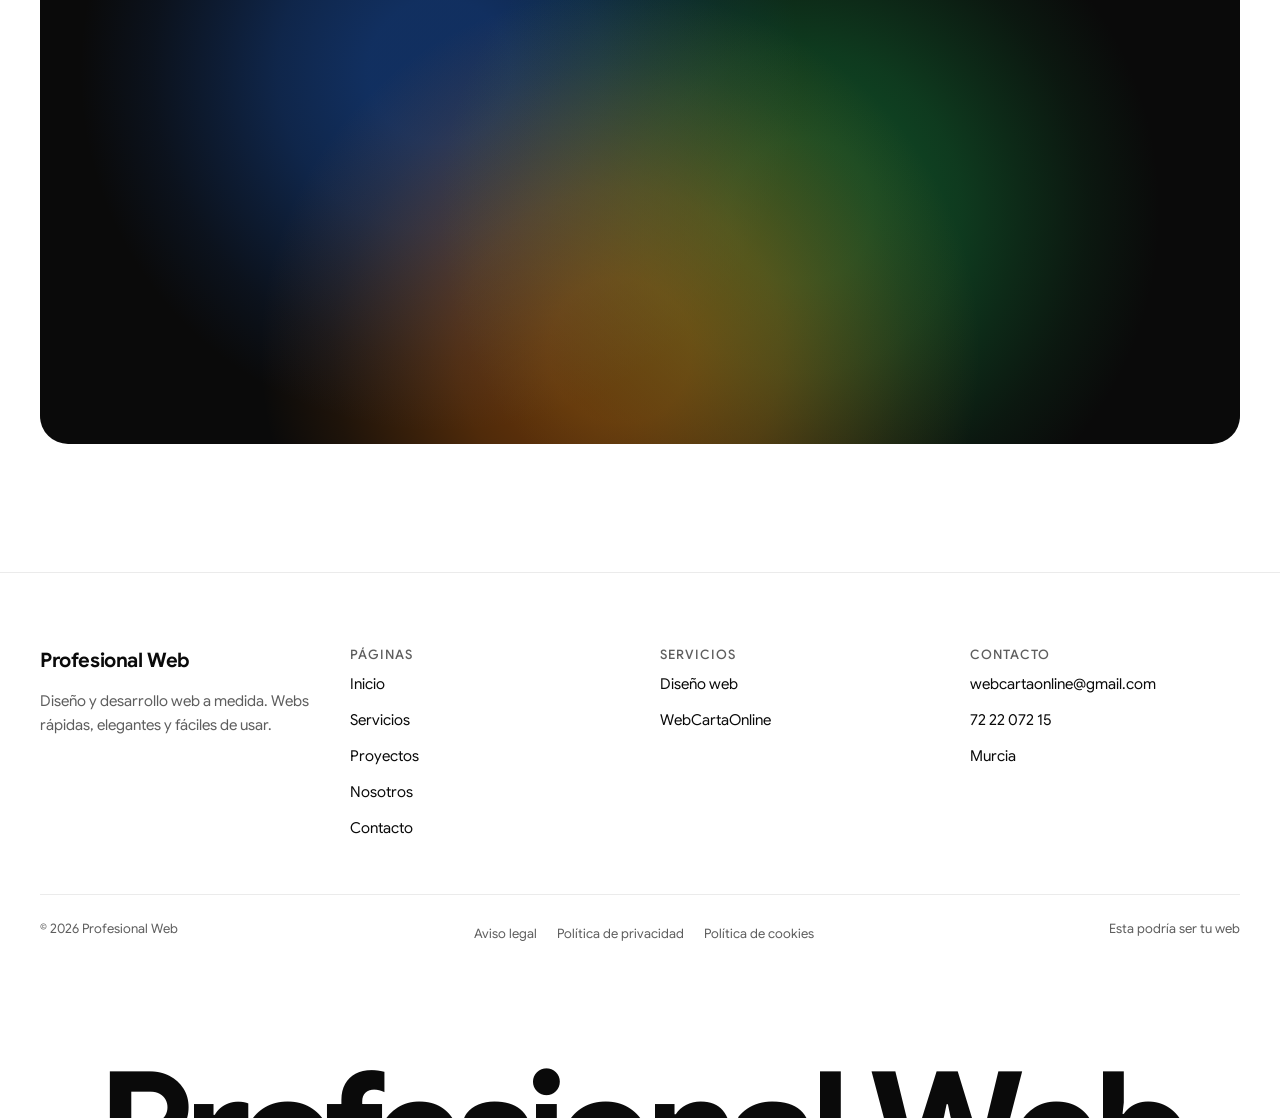
<file: nosotros.html>
<!doctype html>
<html lang="es">
<head>
<meta charset="utf-8">
<meta name="viewport" content="width=device-width, initial-scale=1">
<title>Nosotros · Profesional Web</title>
<meta name="description" content="Código con criterio. Diseño con intención. Conoce quién hay detrás de Profesional Web.">
<meta name="theme-color" content="#ffffff">
<link rel="icon" href="favicon.ico" sizes="any">
<link rel="icon" href="assets/img/favicon-32.png" type="image/png" sizes="32x32">
<link rel="apple-touch-icon" href="assets/img/apple-touch-icon.png">
<link rel="preload" href="assets/fonts/google-sans-latin.woff2" as="font" type="font/woff2" crossorigin>
<script src="js/componentes.js?v=3"></script>
<link rel="stylesheet" href="css/general.css?v=2">
<link rel="stylesheet" href="css/nosotros.css?v=1">
<script src="js/general.js?v=1" defer></script>
</head>
<body>
<div class="pw">
<a class="skip-link" href="#contenido">Saltar al contenido</a>
<div class="progress" aria-hidden="true"></div>
<div class="cursor" aria-hidden="true"></div>
<div class="cursor-lens" aria-hidden="true"></div>
<svg class="pw-filters" width="0" height="0" aria-hidden="true" focusable="false"><filter id="pw-lens-48" x="0" y="0" width="100%" height="100%" color-interpolation-filters="sRGB"><feImage href="assets/img/lens-map.png" x="0" y="0" width="48" height="48" preserveAspectRatio="none" result="map"></feImage><feDisplacementMap in="SourceGraphic" in2="map" scale="-8" xChannelSelector="R" yChannelSelector="G" result="disp"></feDisplacementMap><feGaussianBlur in="disp" stdDeviation="0.9" result="soft"></feGaussianBlur><feImage href="assets/img/lens-rim.png" x="0" y="0" width="48" height="48" preserveAspectRatio="none" result="rim"></feImage><feComposite in="soft" in2="rim" operator="in" result="softrim"></feComposite><feMerge><feMergeNode in="disp"></feMergeNode><feMergeNode in="softrim"></feMergeNode></feMerge></filter><filter id="pw-lens-88" x="0" y="0" width="100%" height="100%" color-interpolation-filters="sRGB"><feImage href="assets/img/lens-map.png" x="0" y="0" width="88" height="88" preserveAspectRatio="none" result="map"></feImage><feDisplacementMap in="SourceGraphic" in2="map" scale="-14" xChannelSelector="R" yChannelSelector="G" result="disp"></feDisplacementMap><feGaussianBlur in="disp" stdDeviation="1.2" result="soft"></feGaussianBlur><feImage href="assets/img/lens-rim.png" x="0" y="0" width="88" height="88" preserveAspectRatio="none" result="rim"></feImage><feComposite in="soft" in2="rim" operator="in" result="softrim"></feComposite><feMerge><feMergeNode in="disp"></feMergeNode><feMergeNode in="softrim"></feMergeNode></feMerge></filter></svg>

<pw-nav pagina="nosotros"></pw-nav>

<main id="contenido">

<header class="phead">
<div class="orbs" aria-hidden="true">
<div class="orb" style="--x: 60%; --y: -16%; --sz: 520px; --z: -80; --c: var(--orange); --t: 16s"><i></i></div>
<div class="orb" style="--x: 82%; --y: 30%; --sz: 380px; --z: 120; --c: var(--blue); --t: 19s"><i></i></div>
<div class="orb" style="--x: 44%; --y: 62%; --sz: 320px; --z: -100; --c: var(--green); --t: 14s"><i></i></div>
</div>
<div class="grid-bg" aria-hidden="true"></div>
<div class="wrap phead-in">
<p class="eyebrow fade-in" style="--i: 0">Nosotros</p>
<h1 class="page-title">
     <span class="w" style="--i: 1">Código</span>
     <span class="w" style="--i: 2">con</span>
     <span class="w" style="--i: 3">criterio.</span>
     <span class="w" style="--i: 4">Diseño</span>
     <span class="w" style="--i: 5">con</span>
     <span class="w w-accent" style="--i: 6">intención.</span>
</h1>
<p class="lead fade-in" style="--i: 8">Somos un estudio de desarrollo web que cree en las cosas bien hechas: webs claras, rápidas y cuidadas al detalle, explicadas sin tecnicismos.</p>
</div>
</header>

<section class="stmt" aria-label="Lo que creemos">
<div class="wrap">
<p class="stmt-text" data-fx="fill" style="--n: 23">
     <span style="--w: 0">Una</span>
     <span style="--w: 1">buena</span>
     <span style="--w: 2">web</span>
     <span style="--w: 3">no</span>
     <span style="--w: 4">se</span>
     <span style="--w: 5">nota:</span>
     <span class="hl" style="--w: 6">simplemente</span>
     <span class="hl" style="--w: 7">funciona.</span>
     <span style="--w: 8">Carga</span>
     <span style="--w: 9">al</span>
     <span style="--w: 10">instante,</span>
     <span style="--w: 11">se</span>
     <span style="--w: 12">entiende</span>
     <span style="--w: 13">a</span>
     <span style="--w: 14">la</span>
     <span style="--w: 15">primera</span>
     <span style="--w: 16">y</span>
     <span style="--w: 17">hace</span>
     <span style="--w: 18">que</span>
     <span style="--w: 19">tu</span>
     <span style="--w: 20">cliente</span>
     <span style="--w: 21">quiera</span>
     <span style="--w: 22">quedarse.</span>
</p>
</div>
</section>

<section class="sec bg-soft" aria-labelledby="t-tec">
<div class="wrap orbit-wrap">
<div class="orbit-copy" data-fx="in">
<p class="eyebrow rv">Tecnología</p>
<h2 class="h2 rv" style="--d: 1" id="t-tec">Herramientas modernas, resultados sencillos.</h2>
<p class="lead rv" style="--d: 2">Usamos la misma tecnología que las grandes empresas de internet. Y te la explicamos con ejemplos de andar por casa:</p>
<ul class="gloss rv" style="--d: 3">
<li><strong>HTML</strong><span>La estructura. Como los cimientos y las paredes de una casa.</span></li>
<li><strong>CSS</strong><span>El diseño. La pintura, los muebles y la decoración.</span></li>
<li><strong>JavaScript</strong><span>El movimiento. La electricidad que enciende las luces y abre las puertas.</span></li>
</ul>
</div>
<div class="orbit-box" aria-hidden="true">
<div class="orbit">
<div class="orbit-glow"></div>
<div class="ring ring-3">
<div class="arm" style="--a: 20deg"><div class="tech-pos"><span class="tech" style="--c: var(--orange)">Figma</span></div></div>
<div class="arm" style="--a: 110deg"><div class="tech-pos"><span class="tech" style="--c: var(--blue)">Cloudflare</span></div></div>
<div class="arm" style="--a: 200deg"><div class="tech-pos"><span class="tech" style="--c: var(--green)">SEO</span></div></div>
<div class="arm" style="--a: 290deg"><div class="tech-pos"><span class="tech" style="--c: var(--orange)">Accesibilidad</span></div></div>
</div>
<div class="ring ring-2">
<div class="arm" style="--a: 45deg"><div class="tech-pos"><span class="tech" style="--c: var(--blue)">React</span></div></div>
<div class="arm" style="--a: 135deg"><div class="tech-pos"><span class="tech" style="--c: var(--green)">Node.js</span></div></div>
<div class="arm" style="--a: 225deg"><div class="tech-pos"><span class="tech" style="--c: var(--orange)">Git</span></div></div>
<div class="arm" style="--a: 315deg"><div class="tech-pos"><span class="tech" style="--c: var(--blue)">GitHub</span></div></div>
</div>
<div class="ring ring-1">
<div class="arm" style="--a: 0deg"><div class="tech-pos"><span class="tech" style="--c: var(--orange)">HTML</span></div></div>
<div class="arm" style="--a: 120deg"><div class="tech-pos"><span class="tech" style="--c: var(--blue)">CSS</span></div></div>
<div class="arm" style="--a: 240deg"><div class="tech-pos"><span class="tech" style="--c: var(--green)">JavaScript</span></div></div>
</div>
<img class="orbit-core" src="assets/img/icon-pw.png" alt="" width="247" height="241" loading="lazy" decoding="async">
</div>
</div>
</div>
</section>

<section class="sec" aria-labelledby="t-val">
<div class="wrap">
<div class="sec-head" data-fx="in">
<div class="sec-head-txt rv">
<p class="eyebrow">Cómo trabajamos</p>
<h2 class="h2" id="t-val">Lo que nos hace diferentes.</h2>
</div>
</div>
<div class="cards3" data-fx="in" style="grid-template-columns: repeat(auto-fit, minmax(min(240px, 100%), 1fr))">
<div class="rv" style="--d: 0">
<div class="tcard" style="--acc: var(--blue)" data-tilt>
<span class="ico"><svg viewBox="0 0 24 24" fill="none" stroke="currentColor" stroke-width="2" stroke-linecap="round" stroke-linejoin="round" aria-hidden="true"><path d="M21 12a8 8 0 0 1-11.6 7.1L4 20l1-4.6A8 8 0 1 1 21 12Z"></path></svg></span>
<h3 class="h3">Cercanía</h3>
<p>Hablas directamente con quien hace tu web. Sin intermediarios ni esperas.</p>
</div>
</div>
<div class="rv" style="--d: 1">
<div class="tcard" style="--acc: var(--green)" data-tilt>
<span class="ico"><svg viewBox="0 0 24 24" fill="none" stroke="currentColor" stroke-width="2" stroke-linecap="round" stroke-linejoin="round" aria-hidden="true"><path d="M9 18h6M10 21h4"></path><path d="M12 3a6 6 0 0 0-3.5 10.9c.6.5 1 1.2 1 2.1h5c0-.9.4-1.6 1-2.1A6 6 0 0 0 12 3Z"></path></svg></span>
<h3 class="h3">Claridad</h3>
<p>Te lo explicamos todo sin tecnicismos ni letra pequeña. Sabes siempre qué pagas.</p>
</div>
</div>
<div class="rv" style="--d: 2">
<div class="tcard" style="--acc: var(--orange)" data-tilt>
<span class="ico"><svg viewBox="0 0 24 24" fill="none" stroke="currentColor" stroke-width="2" stroke-linecap="round" stroke-linejoin="round" aria-hidden="true"><path d="M13 2 4 14h7l-1 8 9-12h-7l1-8Z"></path></svg></span>
<h3 class="h3">Rendimiento</h3>
<p>Webs ligeras que cargan rápido en cualquier móvil, aunque la cobertura sea mala.</p>
</div>
</div>
<div class="rv" style="--d: 3">
<div class="tcard" style="--acc: var(--blue)" data-tilt>
<span class="ico"><svg viewBox="0 0 24 24" fill="none" stroke="currentColor" stroke-width="2" stroke-linecap="round" stroke-linejoin="round" aria-hidden="true"><path d="M12 20h9"></path><path d="M16.5 3.5a2.1 2.1 0 0 1 3 3L7 19l-4 1 1-4Z"></path></svg></span>
<h3 class="h3">A medida</h3>
<p>Nada de plantillas genéricas: cada web se diseña para su negocio y sus clientes.</p>
</div>
</div>
</div>
</div>
</section>

<section class="sec" style="padding-top: 0" aria-labelledby="t-who">
<div class="wrap founder" data-fx="in">
<div class="founder-photo rv"><picture><source type="image/avif" srcset="assets/img/foto-camilo-2-560.avif 560w, assets/img/foto-camilo-2.avif 900w" sizes="(max-width: 480px) 110vw, 525px"><source type="image/webp" srcset="assets/img/foto-camilo-2-560.webp 560w, assets/img/foto-camilo-2.webp 900w" sizes="(max-width: 480px) 110vw, 525px"><img src="assets/img/foto-camilo-2.jpg" alt="Juan Camilo Piamba Uribe, fundador de Profesional Web" width="900" height="1125" loading="lazy" decoding="async"></picture></div>
<div class="founder-txt rv" style="--d: 1">
<p class="eyebrow">Quién hay detrás</p>
<h2 class="h2" id="t-who">Juan Camilo Piamba Uribe</h2>
<p class="lead">Fundador, diseñador y desarrollador de Profesional Web.</p>
<p class="body-sm">La tecnología avanza, pero las páginas web parecen estancadas en el tiempo, por eso decidí reunir a un equipo, para dedicar todo nuestro esfuerzo en proporcionar a los negocios una solución asequible con resultados sorprendentes, para que todos podamos crear y disfrutar de experiencias inolvidables.</p>
<p class="body-sm">Si, somos un equipo pequeño, pero precisamente eso es lo que nos hace grandes, porque no trabajamos en varios proyectos a la vez, te dedicamos todo nuestro tiempo y esfuerzo solo a ti.</p>
<a class="btn btn-dark" href="contacto.html">Hablemos <svg viewBox="0 0 24 24" fill="none" stroke="currentColor" stroke-width="2" stroke-linecap="round" stroke-linejoin="round" aria-hidden="true"><path d="M5 12h14M13 6l6 6-6 6"></path></svg></a>
</div>
</div>
</section>

<section class="sec" style="padding-top: 0" aria-labelledby="t-cta">
<div class="wrap">
<div class="cta" data-fx="in" data-glow>
<div class="cta-orbs" aria-hidden="true"><i></i><i></i><i></i></div>
<p class="eyebrow rv">¿Te gusta cómo trabajamos?</p>
<h2 class="cta-title rv" style="--d: 1" id="t-cta">¿Empezamos?</h2>
<p class="lead rv" style="--d: 2">Cuéntanos tu idea. Te respondemos con una propuesta clara, sin compromiso y sin tecnicismos.</p>
<div class="rv" style="--d: 3">
<div class="magnet" data-magnet>
<a class="btn btn-primary btn-lg" href="contacto.html">Escríbenos <svg viewBox="0 0 24 24" fill="none" stroke="currentColor" stroke-width="2" stroke-linecap="round" stroke-linejoin="round" aria-hidden="true"><path d="M5 12h14M13 6l6 6-6 6"></path></svg></a>
</div>
</div>
</div>
</div>
</section>

</main>

<pw-footer pagina="nosotros"></pw-footer>
</div>
</body>
</html>
</file>
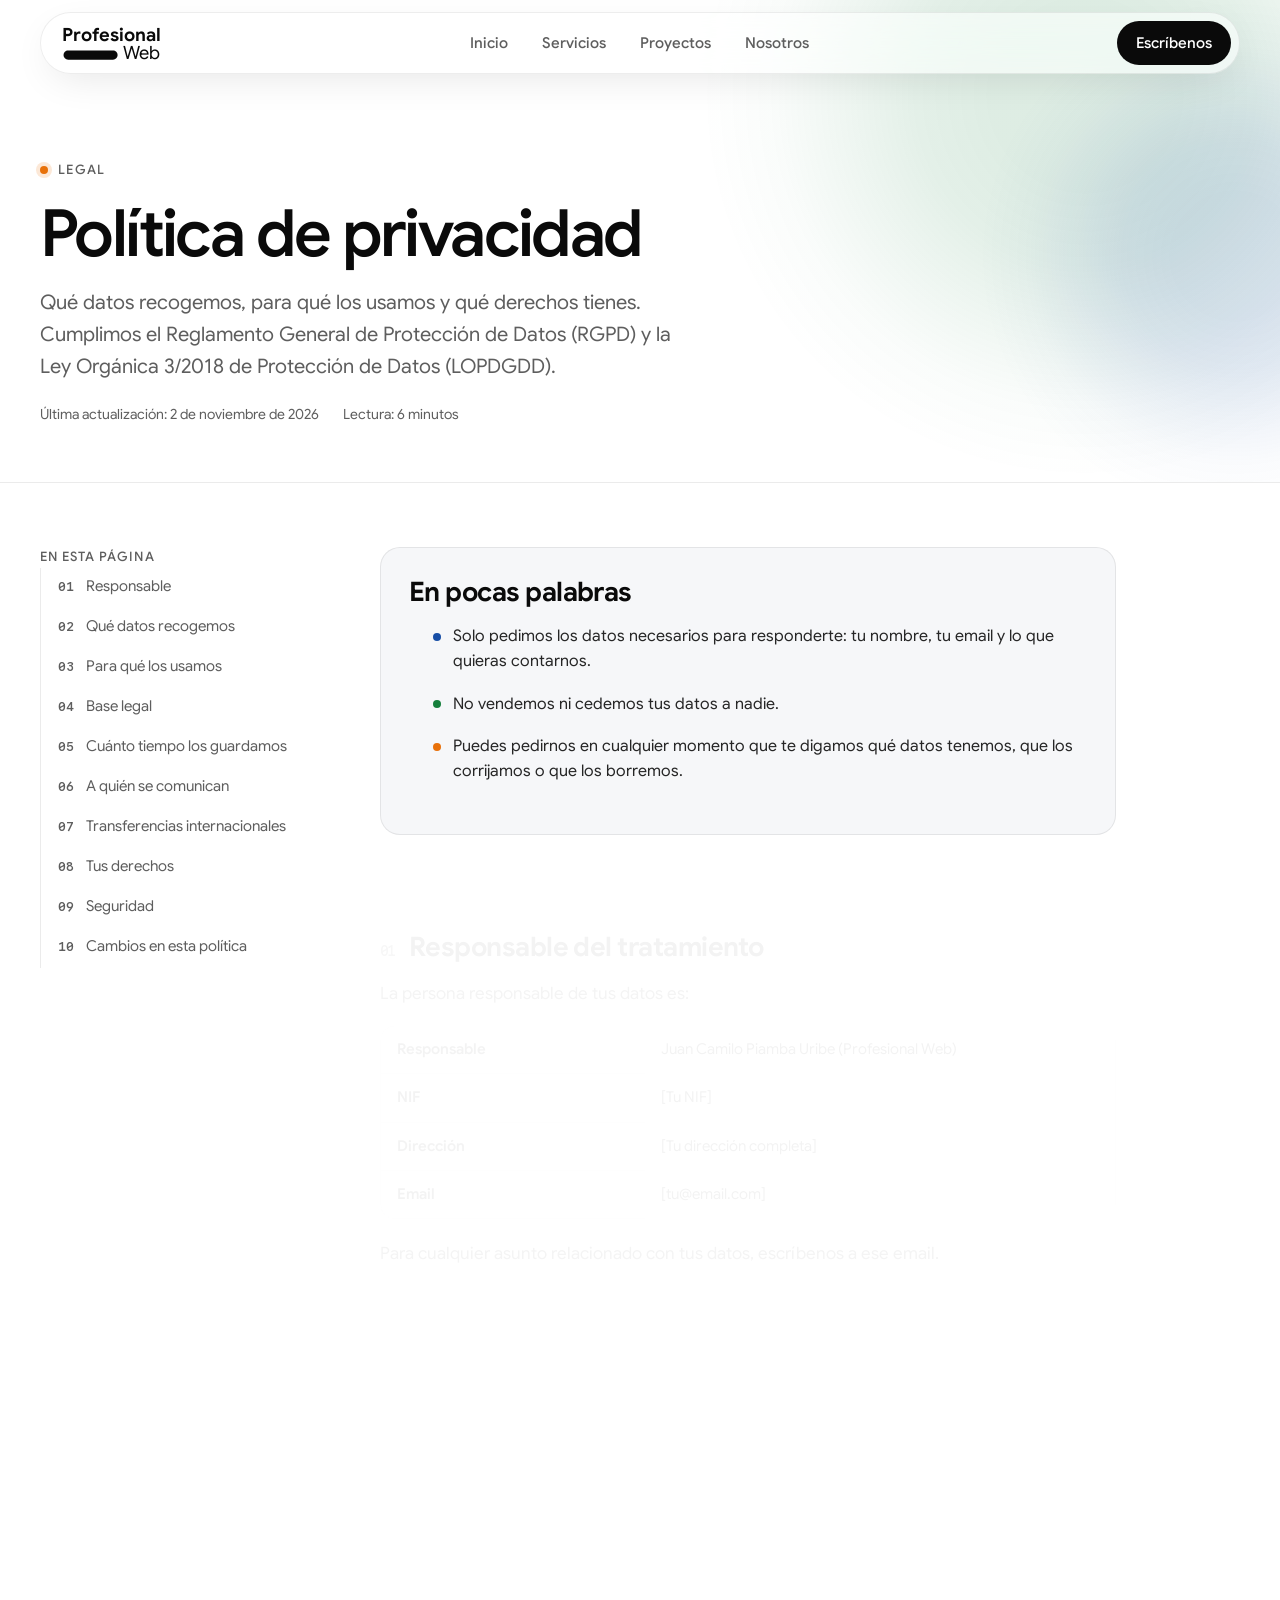
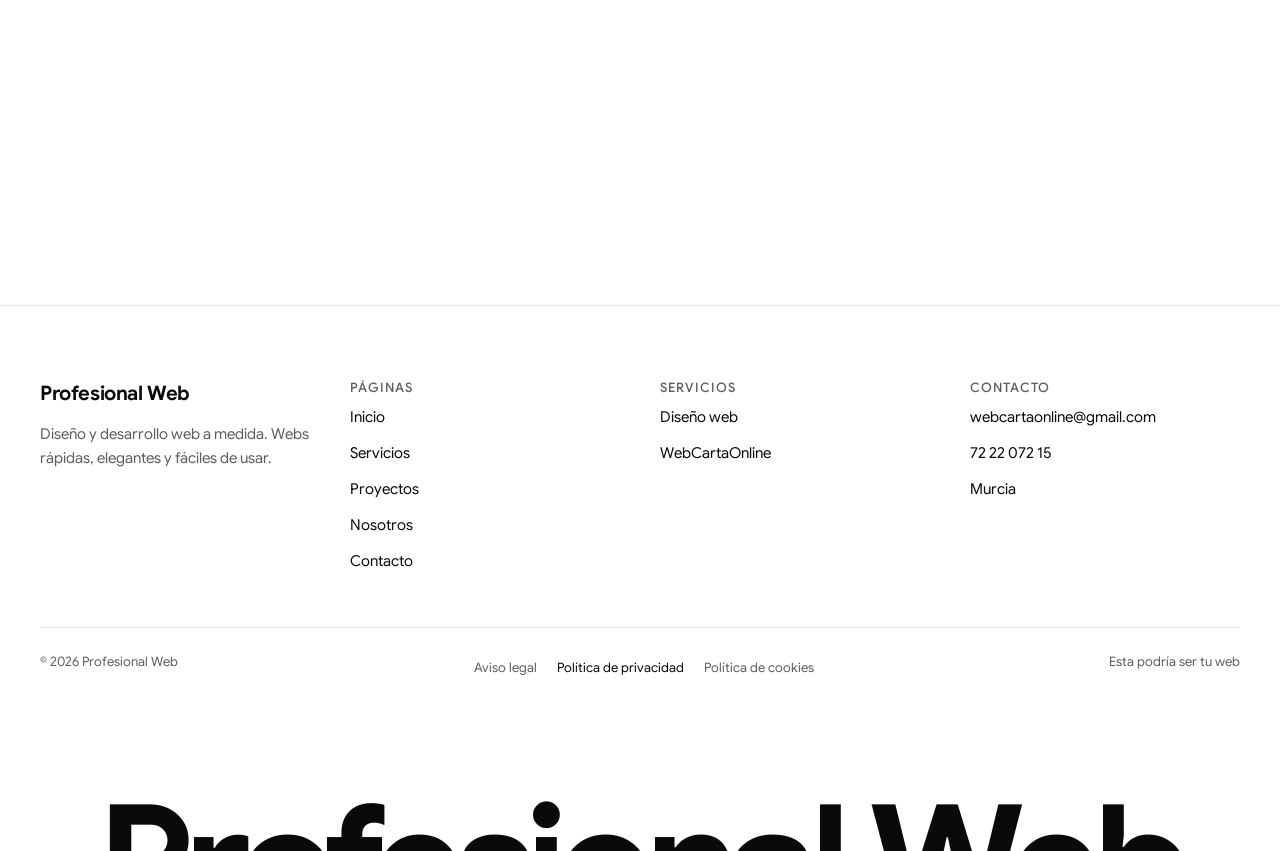
<file: privacidad.html>
<!doctype html>
<html lang="es">
<head>
<meta charset="utf-8">
<meta name="viewport" content="width=device-width, initial-scale=1">
<title>Política de privacidad · Profesional Web</title>
<meta name="description" content="Qué datos recogemos, para qué los usamos y qué derechos tienes.">
<meta name="theme-color" content="#ffffff">
<link rel="icon" href="favicon.ico" sizes="any">
<link rel="icon" href="assets/img/favicon-32.png" type="image/png" sizes="32x32">
<link rel="apple-touch-icon" href="assets/img/apple-touch-icon.png">
<link rel="preload" href="assets/fonts/google-sans-latin.woff2" as="font" type="font/woff2" crossorigin>
<script src="js/componentes.js?v=3"></script>
<link rel="stylesheet" href="css/general.css?v=2">
<link rel="stylesheet" href="css/legal.css?v=1">
<script src="js/general.js?v=1" defer></script>
</head>
<body>
<div class="pw">
<a class="skip-link" href="#contenido">Saltar al contenido</a>
<div class="progress" aria-hidden="true"></div>
<div class="cursor" aria-hidden="true"></div>
<div class="cursor-lens" aria-hidden="true"></div>
<svg class="pw-filters" width="0" height="0" aria-hidden="true" focusable="false"><filter id="pw-lens-48" x="0" y="0" width="100%" height="100%" color-interpolation-filters="sRGB"><feImage href="assets/img/lens-map.png" x="0" y="0" width="48" height="48" preserveAspectRatio="none" result="map"></feImage><feDisplacementMap in="SourceGraphic" in2="map" scale="-8" xChannelSelector="R" yChannelSelector="G" result="disp"></feDisplacementMap><feGaussianBlur in="disp" stdDeviation="0.9" result="soft"></feGaussianBlur><feImage href="assets/img/lens-rim.png" x="0" y="0" width="48" height="48" preserveAspectRatio="none" result="rim"></feImage><feComposite in="soft" in2="rim" operator="in" result="softrim"></feComposite><feMerge><feMergeNode in="disp"></feMergeNode><feMergeNode in="softrim"></feMergeNode></feMerge></filter><filter id="pw-lens-88" x="0" y="0" width="100%" height="100%" color-interpolation-filters="sRGB"><feImage href="assets/img/lens-map.png" x="0" y="0" width="88" height="88" preserveAspectRatio="none" result="map"></feImage><feDisplacementMap in="SourceGraphic" in2="map" scale="-14" xChannelSelector="R" yChannelSelector="G" result="disp"></feDisplacementMap><feGaussianBlur in="disp" stdDeviation="1.2" result="soft"></feGaussianBlur><feImage href="assets/img/lens-rim.png" x="0" y="0" width="88" height="88" preserveAspectRatio="none" result="rim"></feImage><feComposite in="soft" in2="rim" operator="in" result="softrim"></feComposite><feMerge><feMergeNode in="disp"></feMergeNode><feMergeNode in="softrim"></feMergeNode></feMerge></filter></svg>

<pw-nav pagina="privacidad"></pw-nav>

<main id="contenido">

<header class="legal-head">
<div class="orbs" aria-hidden="true">
<div class="orb" style="--x: 66%; --y: -30%; --sz: 480px; --z: -60; --c: var(--green); --t: 18s"><i></i></div>
<div class="orb" style="--x: 84%; --y: 20%; --sz: 320px; --z: 80; --c: var(--blue); --t: 15s"><i></i></div>
</div>
<div class="wrap legal-head-in">
<p class="eyebrow fade-in" style="--i: 0">Legal</p>
<h1 class="legal-title"><span class="w" style="--i: 1">Política</span> <span class="w" style="--i: 2">de</span> <span class="w" style="--i: 3">privacidad</span></h1>
<p class="lead fade-in" style="--i: 5">Qué datos recogemos, para qué los usamos y qué derechos tienes. Cumplimos el Reglamento General de Protección de Datos (RGPD) y la Ley Orgánica 3/2018 de Protección de Datos (LOPDGDD).</p>
<div class="legal-meta fade-in" style="--i: 6"><span>Última actualización: 2 de noviembre de 2026</span><span>Lectura: 6 minutos</span></div>
</div>
</header>

<div class="wrap legal-wrap">
<nav class="toc" aria-label="Índice de la política de privacidad">
<p class="toc-k">En esta página</p>
<ol>
<li><a href="#s1"><span>01</span>Responsable</a></li>
<li><a href="#s2"><span>02</span>Qué datos recogemos</a></li>
<li><a href="#s3"><span>03</span>Para qué los usamos</a></li>
<li><a href="#s4"><span>04</span>Base legal</a></li>
<li><a href="#s5"><span>05</span>Cuánto tiempo los guardamos</a></li>
<li><a href="#s6"><span>06</span>A quién se comunican</a></li>
<li><a href="#s7"><span>07</span>Transferencias internacionales</a></li>
<li><a href="#s8"><span>08</span>Tus derechos</a></li>
<li><a href="#s9"><span>09</span>Seguridad</a></li>
<li><a href="#s10"><span>10</span>Cambios en esta política</a></li>
</ol>
</nav>

<article class="prose">
<div class="summary rv-soft" data-fx="in">
<h2>En pocas palabras</h2>
<ul>
<li>Solo pedimos los datos necesarios para responderte: tu nombre, tu email y lo que quieras contarnos.</li>
<li>No vendemos ni cedemos tus datos a nadie.</li>
<li>Puedes pedirnos en cualquier momento que te digamos qué datos tenemos, que los corrijamos o que los borremos.</li>
</ul>
</div>

<section id="s1" class="rv-soft" data-fx="in">
<h2><span>01</span>Responsable del tratamiento</h2>
<p>La persona responsable de tus datos es:</p>
<div class="data-box">
<table class="data">
<tbody>
<tr><th scope="row">Responsable</th><td>Juan Camilo Piamba Uribe (Profesional Web)</td></tr>
<tr><th scope="row">NIF</th><td>[Tu NIF]</td></tr>
<tr><th scope="row">Dirección</th><td>[Tu dirección completa]</td></tr>
<tr><th scope="row">Email</th><td>[tu@email.com]</td></tr>
</tbody>
</table>
</div>
<p>Para cualquier asunto relacionado con tus datos, escríbenos a ese email.</p>
</section>

<section id="s2" class="rv-soft" data-fx="in">
<h2><span>02</span>Qué datos recogemos</h2>
<h3>Cuando nos escribes por el formulario</h3>
<ul>
<li>Tu nombre.</li>
<li>Tu email.</li>
<li>El tipo de proyecto que te interesa.</li>
<li>Tu mensaje y cualquier otro dato que decidas incluir en él.</li>
</ul>
<h3>Cuando visitas la web</h3>
<p>Al navegar, el servidor donde está alojada la web registra de forma automática algunos datos técnicos, como tu dirección IP, el navegador que usas o la fecha y hora de la visita. Solo sirven para que la web funcione y sea segura.</p>
<p class="note">No te pedimos datos especialmente protegidos, como los de salud o ideología. Si tienes menos de 14 años, no nos envíes tus datos sin el permiso de tus padres o tutores.</p>
</section>

<section id="s3" class="rv-soft" data-fx="in">
<h2><span>03</span>Para qué los usamos</h2>
<ul>
<li>Responder a tus consultas.</li>
<li>Prepararte y enviarte un presupuesto, si nos lo pides.</li>
<li>Gestionar la relación profesional si contratas nuestros servicios, incluida la facturación.</li>
<li>Mantener la web segura y funcionando correctamente.</li>
</ul>
<p>No tomamos decisiones automáticas ni creamos perfiles con tus datos. Tampoco te enviaremos publicidad sin tu permiso.</p>
</section>

<section id="s4" class="rv-soft" data-fx="in">
<h2><span>04</span>Base legal</h2>
<p>La ley solo nos permite usar tus datos si existe un motivo válido. Estos son los nuestros:</p>
<div class="data-box">
<table class="data">
<thead>
<tr><th scope="col">Para qué</th><th scope="col">Motivo legal</th></tr>
</thead>
<tbody>
<tr><th scope="row">Responder a tus consultas</th><td>Tu consentimiento, al enviarnos el formulario (art. 6.1.a RGPD).</td></tr>
<tr><th scope="row">Preparar presupuestos</th><td>Aplicar medidas precontractuales que tú nos pides (art. 6.1.b RGPD).</td></tr>
<tr><th scope="row">Prestar el servicio y facturar</th><td>Cumplir el contrato y las obligaciones legales (art. 6.1.b y 6.1.c RGPD).</td></tr>
<tr><th scope="row">Seguridad de la web</th><td>Nuestro interés legítimo en proteger la web (art. 6.1.f RGPD).</td></tr>
</tbody>
</table>
</div>
<p>Puedes retirar tu consentimiento cuando quieras. Hacerlo no afecta a lo que ya hayamos hecho antes con tu permiso.</p>
</section>

<section id="s5" class="rv-soft" data-fx="in">
<h2><span>05</span>Cuánto tiempo los guardamos</h2>
<ul>
<li><strong>Consultas:</strong> el tiempo necesario para responderte y, si no llegamos a trabajar juntos, como máximo [12 meses].</li>
<li><strong>Clientes:</strong> mientras dure la relación profesional y, después, durante los plazos que exige la ley. Por ejemplo, la normativa fiscal y mercantil obliga a conservar las facturas varios años.</li>
<li><strong>Datos técnicos de navegación:</strong> el tiempo que fije el proveedor de alojamiento de la web.</li>
</ul>
<p>Pasados esos plazos, borramos los datos o los anonimizamos para que ya no permitan identificarte.</p>
</section>

<section id="s6" class="rv-soft" data-fx="in">
<h2><span>06</span>A quién se comunican</h2>
<p>No vendemos ni cedemos tus datos a terceros, salvo que una ley nos obligue (por ejemplo, ante la Agencia Tributaria).</p>
<p>Para que la web y el correo funcionen, trabajamos con algunos proveedores. Solo pueden usar tus datos para prestarnos su servicio y siguiendo nuestras instrucciones:</p>
<ul>
<li><strong>Alojamiento de la web:</strong> [Proveedor de alojamiento].</li>
<li><strong>Correo electrónico:</strong> [Proveedor de correo].</li>
<li><strong>Envío del formulario:</strong> [Servicio de formularios].</li>
</ul>
</section>

<section id="s7" class="rv-soft" data-fx="in">
<h2><span>07</span>Transferencias internacionales</h2>
<p>Algunos de estos proveedores pueden estar fuera del Espacio Económico Europeo, por ejemplo en Estados Unidos. En ese caso solo trabajamos con empresas que ofrecen las garantías que exige el RGPD, como el Marco de Privacidad de Datos UE-EE. UU. o las cláusulas contractuales tipo aprobadas por la Comisión Europea.</p>
</section>

<section id="s8" class="rv-soft" data-fx="in">
<h2><span>08</span>Tus derechos</h2>
<p>Sobre tus datos, puedes pedirnos en cualquier momento:</p>
<ul>
<li><strong>Acceso:</strong> saber qué datos tuyos tenemos.</li>
<li><strong>Rectificación:</strong> corregir los datos que sean incorrectos.</li>
<li><strong>Supresión:</strong> que borremos tus datos.</li>
<li><strong>Oposición:</strong> que dejemos de usarlos.</li>
<li><strong>Limitación:</strong> que los guardemos, pero sin usarlos.</li>
<li><strong>Portabilidad:</strong> recibirlos en un formato que puedas llevarte a otro servicio.</li>
</ul>
<h3>Cómo ejercerlos</h3>
<p>Escríbenos a [tu@email.com] y dinos qué derecho quieres ejercer. Si hace falta para comprobar que eres tú, podremos pedirte que acredites tu identidad. Te responderemos en un plazo máximo de un mes.</p>
<h3>Si no estás de acuerdo con nuestra respuesta</h3>
<p>Puedes presentar una reclamación ante la Agencia Española de Protección de Datos (AEPD) en <a href="https://www.aepd.es">www.aepd.es</a>.</p>
</section>

<section id="s9" class="rv-soft" data-fx="in">
<h2><span>09</span>Seguridad</h2>
<p>Aplicamos medidas técnicas y organizativas para proteger tus datos, como la conexión cifrada (HTTPS) y el acceso restringido a la información.</p>
</section>

<section id="s10" class="rv-soft" data-fx="in">
<h2><span>10</span>Cambios en esta política</h2>
<p>Podemos actualizar esta política para adaptarla a cambios en la ley o en la web. Siempre encontrarás aquí la versión vigente, con la fecha de su última actualización.</p>
</section>

<div class="legal-next rv-soft" data-fx="in">
<p class="legal-next-k">Otros textos legales</p>
<div class="legal-cards">
<a class="legal-card" href="aviso-legal.html"><span><small>Quiénes somos</small><strong>Aviso legal</strong></span><svg viewBox="0 0 24 24" fill="none" stroke="currentColor" stroke-width="2" stroke-linecap="round" stroke-linejoin="round" aria-hidden="true"><path d="M5 12h14M13 6l6 6-6 6"></path></svg></a>
<a class="legal-card" href="cookies.html"><span><small>Tu navegador</small><strong>Política de cookies</strong></span><svg viewBox="0 0 24 24" fill="none" stroke="currentColor" stroke-width="2" stroke-linecap="round" stroke-linejoin="round" aria-hidden="true"><path d="M5 12h14M13 6l6 6-6 6"></path></svg></a>
</div>
</div>
</article>
</div>

</main>

<pw-footer pagina="privacidad"></pw-footer>
</div>
</body>
</html>
</file>
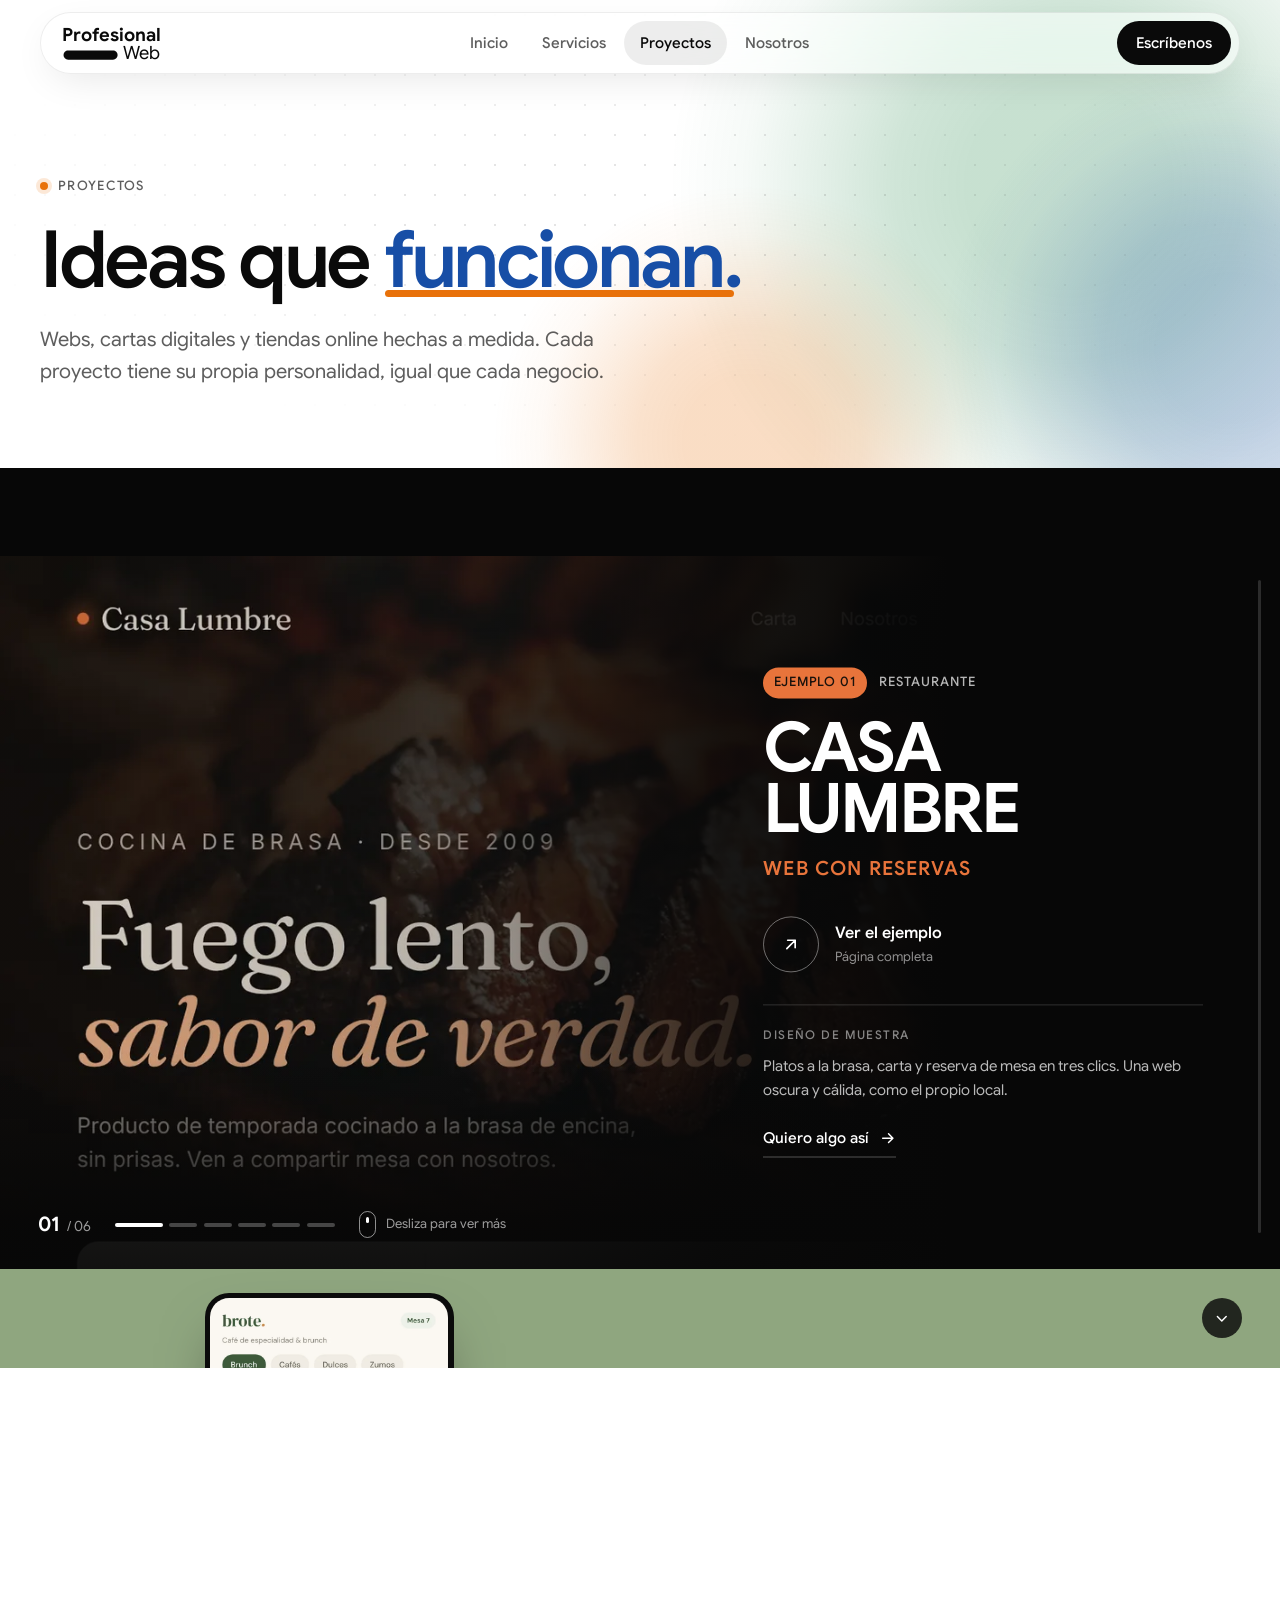
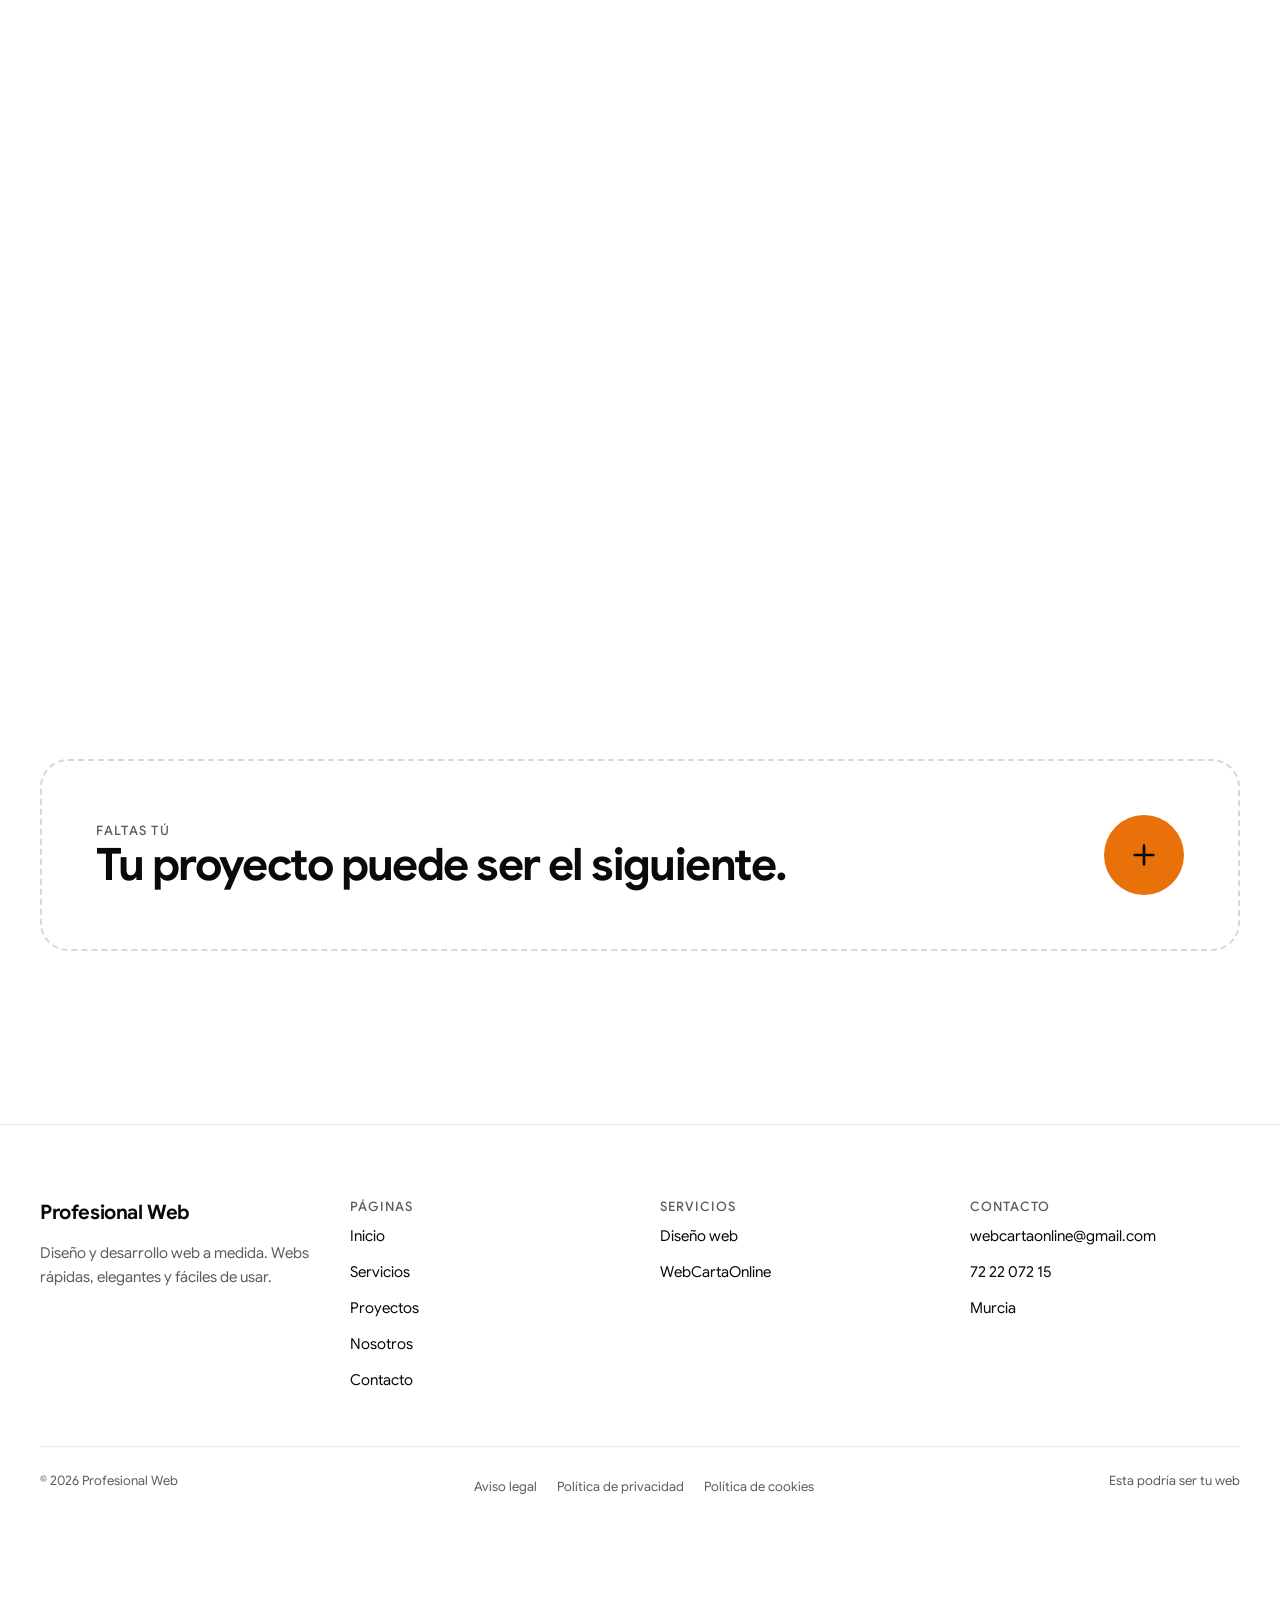
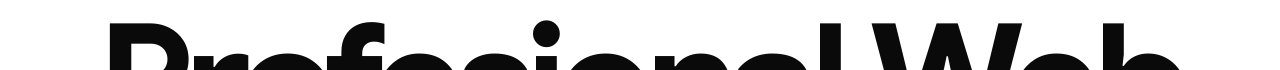
<file: proyectos.html>
<!doctype html>
<html lang="es">
<head>
<meta charset="utf-8">
<meta name="viewport" content="width=device-width, initial-scale=1">
<title>Proyectos · Profesional Web</title>
<meta name="description" content="Webs, cartas digitales y tiendas online hechas a medida.">
<meta name="theme-color" content="#ffffff">
<link rel="icon" href="favicon.ico" sizes="any">
<link rel="icon" href="assets/img/favicon-32.png" type="image/png" sizes="32x32">
<link rel="apple-touch-icon" href="assets/img/apple-touch-icon.png">
<link rel="preload" href="assets/fonts/google-sans-latin.woff2" as="font" type="font/woff2" crossorigin>
<script src="js/componentes.js?v=3"></script>
<link rel="stylesheet" href="css/general.css?v=2">
<link rel="stylesheet" href="css/proyectos.css?v=5">
<script src="js/general.js?v=1" defer></script>
<script src="js/proyectos.js?v=4" defer></script>
</head>
<body>
<div class="pw">
<a class="skip-link" href="#contenido">Saltar al contenido</a>
<div class="progress" aria-hidden="true"></div>
<div class="cursor" aria-hidden="true"></div>
<div class="cursor-lens" aria-hidden="true"></div>
<svg class="pw-filters" width="0" height="0" aria-hidden="true" focusable="false"><filter id="pw-lens-48" x="0" y="0" width="100%" height="100%" color-interpolation-filters="sRGB"><feImage href="assets/img/lens-map.png" x="0" y="0" width="48" height="48" preserveAspectRatio="none" result="map"></feImage><feDisplacementMap in="SourceGraphic" in2="map" scale="-8" xChannelSelector="R" yChannelSelector="G" result="disp"></feDisplacementMap><feGaussianBlur in="disp" stdDeviation="0.9" result="soft"></feGaussianBlur><feImage href="assets/img/lens-rim.png" x="0" y="0" width="48" height="48" preserveAspectRatio="none" result="rim"></feImage><feComposite in="soft" in2="rim" operator="in" result="softrim"></feComposite><feMerge><feMergeNode in="disp"></feMergeNode><feMergeNode in="softrim"></feMergeNode></feMerge></filter><filter id="pw-lens-88" x="0" y="0" width="100%" height="100%" color-interpolation-filters="sRGB"><feImage href="assets/img/lens-map.png" x="0" y="0" width="88" height="88" preserveAspectRatio="none" result="map"></feImage><feDisplacementMap in="SourceGraphic" in2="map" scale="-14" xChannelSelector="R" yChannelSelector="G" result="disp"></feDisplacementMap><feGaussianBlur in="disp" stdDeviation="1.2" result="soft"></feGaussianBlur><feImage href="assets/img/lens-rim.png" x="0" y="0" width="88" height="88" preserveAspectRatio="none" result="rim"></feImage><feComposite in="soft" in2="rim" operator="in" result="softrim"></feComposite><feMerge><feMergeNode in="disp"></feMergeNode><feMergeNode in="softrim"></feMergeNode></feMerge></filter></svg>

<pw-nav pagina="proyectos"></pw-nav>

<main id="contenido">

<header class="phead">
<div class="orbs" aria-hidden="true">
<div class="orb" style="--x: 64%; --y: -14%; --sz: 500px; --z: -90; --c: var(--green); --t: 18s"><i></i></div>
<div class="orb" style="--x: 82%; --y: 36%; --sz: 360px; --z: 120; --c: var(--blue); --t: 15s"><i></i></div>
<div class="orb" style="--x: 46%; --y: 60%; --sz: 320px; --z: -110; --c: var(--orange); --t: 21s"><i></i></div>
</div>
<div class="grid-bg" aria-hidden="true"></div>
<div class="wrap phead-in">
<p class="eyebrow fade-in" style="--i: 0">Proyectos</p>
<h1 class="page-title">
     <span class="w" style="--i: 1">Ideas</span>
     <span class="w" style="--i: 2">que</span>
     <span class="w w-accent" style="--i: 4">funcionan.</span>
</h1>
<p class="lead fade-in" style="--i: 6">Webs, cartas digitales y tiendas online hechas a medida. Cada proyecto tiene su propia personalidad, igual que cada negocio.</p>
</div>
</header>

<section class="sc-sec" style="--n: 6" aria-label="Proyectos de ejemplo" data-sc-sec>
<div class="sc-pin">
<div class="sc" data-sc aria-roledescription="carrusel" aria-label="Ejemplos de webs. Sigue bajando para ver el siguiente.">
<div class="sc-slides">

<article class="sc-slide is-active" data-format="web" style="--acc: #e8743b; --acc-ink: #1a120c" aria-roledescription="diapositiva" aria-label="1 de 6: Casa Lumbre">
<div class="sc-bg"><img src="assets/img/proyectos/showcase/restaurante-fondo.webp" alt="" width="1600" height="900" loading="eager" decoding="async"></div><div class="sc-card"><img src="assets/img/proyectos/showcase/restaurante-fondo.webp" alt="" width="1600" height="900" loading="eager" decoding="async"></div>
<div class="sc-copy">
<p class="sc-k"><span>Ejemplo 01</span>Restaurante</p>
<h2 class="sc-title">Casa<br>Lumbre</h2>
<p class="sc-sub">Web con reservas</p>
<button class="sc-open" type="button" data-sc-open><span class="sc-open-i"><svg viewBox="0 0 24 24" fill="none" stroke="currentColor" stroke-width="2" stroke-linecap="round" stroke-linejoin="round" aria-hidden="true"><path d="M7 17 17 7M8 7h9v9"></path></svg></span><span class="sc-open-t"><b>Ver el ejemplo</b><small>Página completa</small></span></button>
<div class="sc-rule"></div>
<p class="sc-label">Diseño de muestra</p>
<p class="sc-desc">Platos a la brasa, carta y reserva de mesa en tres clics. Una web oscura y cálida, como el propio local.</p>
<a class="sc-link" href="contacto.html">Quiero algo así <svg viewBox="0 0 24 24" fill="none" stroke="currentColor" stroke-width="2" stroke-linecap="round" stroke-linejoin="round" aria-hidden="true"><path d="M5 12h14M13 6l6 6-6 6"></path></svg></a>
</div>
<button class="sc-strip" type="button" data-sc-next style="--acc: #8fa67f" aria-label="Siguiente ejemplo: Brote">
<span class="sc-strip-phone"><img src="assets/img/proyectos/showcase/carta-movil.webp" alt="" loading="lazy" decoding="async"></span>
<span class="sc-strip-go"><svg viewBox="0 0 24 24" fill="none" stroke="currentColor" stroke-width="2" stroke-linecap="round" stroke-linejoin="round" aria-hidden="true"><path d="m6 9 6 6 6-6"></path></svg></span>
</button>
<div class="sc-det" aria-hidden="true">
<div class="sc-det-bg"></div>
<div class="sc-det-media"><div class="sc-browser"><div class="sc-browser-bar"><i></i><i></i><i></i></div><div class="sc-browser-screen"><img src="assets/img/proyectos/showcase/restaurante-pagina.webp" alt="" width="1350" height="1350" loading="lazy" decoding="async"></div></div></div>
<aside class="sc-det-panel">
<button class="sc-close" type="button" data-sc-close aria-label="Cerrar el ejemplo"><svg viewBox="0 0 24 24" fill="none" stroke="currentColor" stroke-width="2" stroke-linecap="round" stroke-linejoin="round" aria-hidden="true"><path d="M6 6l12 12M18 6 6 18"></path></svg></button>
<p class="sc-det-k">Ejemplo 01 · Restaurante</p>
<h3 class="sc-det-title">Casa Lumbre</h3>
<p class="sc-det-sub">Web con reservas</p>
<p class="sc-det-h">Qué incluye</p>
<ul class="sc-det-list"><li><svg viewBox="0 0 24 24" fill="none" stroke="currentColor" stroke-width="2.4" stroke-linecap="round" stroke-linejoin="round" aria-hidden="true"><path d="m5 12 5 5 9-10"></path></svg><span>Reserva de mesa online</span></li><li><svg viewBox="0 0 24 24" fill="none" stroke="currentColor" stroke-width="2.4" stroke-linecap="round" stroke-linejoin="round" aria-hidden="true"><path d="m5 12 5 5 9-10"></path></svg><span>Carta con fotos de los platos</span></li><li><svg viewBox="0 0 24 24" fill="none" stroke="currentColor" stroke-width="2.4" stroke-linecap="round" stroke-linejoin="round" aria-hidden="true"><path d="m5 12 5 5 9-10"></path></svg><span>Galería y ambiente del local</span></li><li><svg viewBox="0 0 24 24" fill="none" stroke="currentColor" stroke-width="2.4" stroke-linecap="round" stroke-linejoin="round" aria-hidden="true"><path d="m5 12 5 5 9-10"></path></svg><span>Horarios, mapa y contacto</span></li></ul>
<p class="sc-det-note">Es un diseño de muestra. Tu web se hace a medida para tu negocio.</p>
<div class="sc-det-actions"><a class="btn btn-dark" href="contacto.html">Quiero algo así <svg viewBox="0 0 24 24" fill="none" stroke="currentColor" stroke-width="2" stroke-linecap="round" stroke-linejoin="round" aria-hidden="true"><path d="M5 12h14M13 6l6 6-6 6"></path></svg></a><button class="sc-det-next" type="button" data-sc-next>Siguiente ejemplo <svg viewBox="0 0 24 24" fill="none" stroke="currentColor" stroke-width="2" stroke-linecap="round" stroke-linejoin="round" aria-hidden="true"><path d="M5 12h14M13 6l6 6-6 6"></path></svg></button></div>
</aside>
</div>
</article>

<article class="sc-slide is-right" data-format="movil" style="--acc: #8fa67f; --acc-ink: #13200f" aria-roledescription="diapositiva" aria-label="2 de 6: Brote" inert>
<div class="sc-bg sc-bg-blur"><img src="assets/img/proyectos/showcase/carta-movil.webp" alt="" loading="lazy" decoding="async"></div><div class="sc-phone" style="--ar: 720/1600"><img src="assets/img/proyectos/showcase/carta-movil.webp" alt="" loading="lazy" decoding="async"></div>
<div class="sc-copy">
<p class="sc-k"><span>Ejemplo 02</span>Cafetería</p>
<h2 class="sc-title">Brote</h2>
<p class="sc-sub">Carta digital QR</p>
<button class="sc-open" type="button" data-sc-open><span class="sc-open-i"><svg viewBox="0 0 24 24" fill="none" stroke="currentColor" stroke-width="2" stroke-linecap="round" stroke-linejoin="round" aria-hidden="true"><path d="M7 17 17 7M8 7h9v9"></path></svg></span><span class="sc-open-t"><b>Ver el ejemplo</b><small>Página completa</small></span></button>
<div class="sc-rule"></div>
<p class="sc-label">Diseño de muestra</p>
<p class="sc-desc">El cliente escanea el código de la mesa y ve la carta con fotos. Los precios se cambian al momento.</p>
<a class="sc-link" href="contacto.html">Quiero algo así <svg viewBox="0 0 24 24" fill="none" stroke="currentColor" stroke-width="2" stroke-linecap="round" stroke-linejoin="round" aria-hidden="true"><path d="M5 12h14M13 6l6 6-6 6"></path></svg></a>
</div>
<button class="sc-strip" type="button" data-sc-next style="--acc: #ffd23f" aria-label="Siguiente ejemplo: Pompón">
<span class="sc-strip-card"><img src="assets/img/proyectos/showcase/tienda-fondo.webp" alt="" loading="lazy" decoding="async"></span>
<span class="sc-strip-go"><svg viewBox="0 0 24 24" fill="none" stroke="currentColor" stroke-width="2" stroke-linecap="round" stroke-linejoin="round" aria-hidden="true"><path d="m6 9 6 6 6-6"></path></svg></span>
</button>
<div class="sc-det" aria-hidden="true">
<div class="sc-det-bg"></div>
<div class="sc-det-media"><div class="sc-phone sc-phone-det" style="--ar: 720/1600"><img src="assets/img/proyectos/showcase/carta-movil.webp" alt="" loading="lazy" decoding="async"></div></div>
<aside class="sc-det-panel">
<button class="sc-close" type="button" data-sc-close aria-label="Cerrar el ejemplo"><svg viewBox="0 0 24 24" fill="none" stroke="currentColor" stroke-width="2" stroke-linecap="round" stroke-linejoin="round" aria-hidden="true"><path d="M6 6l12 12M18 6 6 18"></path></svg></button>
<p class="sc-det-k">Ejemplo 02 · Cafetería</p>
<h3 class="sc-det-title">Brote</h3>
<p class="sc-det-sub">Carta digital QR</p>
<p class="sc-det-h">Qué incluye</p>
<ul class="sc-det-list"><li><svg viewBox="0 0 24 24" fill="none" stroke="currentColor" stroke-width="2.4" stroke-linecap="round" stroke-linejoin="round" aria-hidden="true"><path d="m5 12 5 5 9-10"></path></svg><span>Carta con fotos y categorías</span></li><li><svg viewBox="0 0 24 24" fill="none" stroke="currentColor" stroke-width="2.4" stroke-linecap="round" stroke-linejoin="round" aria-hidden="true"><path d="m5 12 5 5 9-10"></path></svg><span>Precios que cambias al momento</span></li><li><svg viewBox="0 0 24 24" fill="none" stroke="currentColor" stroke-width="2.4" stroke-linecap="round" stroke-linejoin="round" aria-hidden="true"><path d="m5 12 5 5 9-10"></path></svg><span>Etiquetas: vegano, sin gluten…</span></li><li><svg viewBox="0 0 24 24" fill="none" stroke="currentColor" stroke-width="2.4" stroke-linecap="round" stroke-linejoin="round" aria-hidden="true"><path d="m5 12 5 5 9-10"></path></svg><span>Código QR para cada mesa</span></li></ul>
<p class="sc-det-note">Es un diseño de muestra. Tu web se hace a medida para tu negocio.</p>
<div class="sc-det-actions"><a class="btn btn-dark" href="contacto.html">Quiero algo así <svg viewBox="0 0 24 24" fill="none" stroke="currentColor" stroke-width="2" stroke-linecap="round" stroke-linejoin="round" aria-hidden="true"><path d="M5 12h14M13 6l6 6-6 6"></path></svg></a><button class="sc-det-next" type="button" data-sc-next>Siguiente ejemplo <svg viewBox="0 0 24 24" fill="none" stroke="currentColor" stroke-width="2" stroke-linecap="round" stroke-linejoin="round" aria-hidden="true"><path d="M5 12h14M13 6l6 6-6 6"></path></svg></button></div>
</aside>
</div>
</article>

<article class="sc-slide is-right" data-format="web" style="--acc: #ffd23f; --acc-ink: #2b2350" aria-roledescription="diapositiva" aria-label="3 de 6: Pompón" inert>
<div class="sc-bg"><img src="assets/img/proyectos/showcase/tienda-fondo.webp" alt="" width="1600" height="900" loading="lazy" decoding="async"></div><div class="sc-card"><img src="assets/img/proyectos/showcase/tienda-fondo.webp" alt="" width="1600" height="900" loading="lazy" decoding="async"></div>
<div class="sc-copy">
<p class="sc-k"><span>Ejemplo 03</span>Juguetería</p>
<h2 class="sc-title">Pompón</h2>
<p class="sc-sub">Tienda online</p>
<button class="sc-open" type="button" data-sc-open><span class="sc-open-i"><svg viewBox="0 0 24 24" fill="none" stroke="currentColor" stroke-width="2" stroke-linecap="round" stroke-linejoin="round" aria-hidden="true"><path d="M7 17 17 7M8 7h9v9"></path></svg></span><span class="sc-open-t"><b>Ver el ejemplo</b><small>Página completa</small></span></button>
<div class="sc-rule"></div>
<p class="sc-label">Diseño de muestra</p>
<p class="sc-desc">Una tienda alegre y fácil de usar: catálogo por edades, carrito y pago seguro.</p>
<a class="sc-link" href="contacto.html">Quiero algo así <svg viewBox="0 0 24 24" fill="none" stroke="currentColor" stroke-width="2" stroke-linecap="round" stroke-linejoin="round" aria-hidden="true"><path d="M5 12h14M13 6l6 6-6 6"></path></svg></a>
</div>
<button class="sc-strip" type="button" data-sc-next style="--acc: #d4d4d4" aria-label="Siguiente ejemplo: Planes y precios">
<span class="sc-strip-card"><img src="assets/img/proyectos/showcase/app-fondo.webp" alt="" loading="lazy" decoding="async"></span>
<span class="sc-strip-go"><svg viewBox="0 0 24 24" fill="none" stroke="currentColor" stroke-width="2" stroke-linecap="round" stroke-linejoin="round" aria-hidden="true"><path d="m6 9 6 6 6-6"></path></svg></span>
</button>
<div class="sc-det" aria-hidden="true">
<div class="sc-det-bg"></div>
<div class="sc-det-media"><div class="sc-browser"><div class="sc-browser-bar"><i></i><i></i><i></i></div><div class="sc-browser-screen"><img src="assets/img/proyectos/showcase/tienda-pagina.webp" alt="" width="1350" height="1350" loading="lazy" decoding="async"></div></div></div>
<aside class="sc-det-panel">
<button class="sc-close" type="button" data-sc-close aria-label="Cerrar el ejemplo"><svg viewBox="0 0 24 24" fill="none" stroke="currentColor" stroke-width="2" stroke-linecap="round" stroke-linejoin="round" aria-hidden="true"><path d="M6 6l12 12M18 6 6 18"></path></svg></button>
<p class="sc-det-k">Ejemplo 03 · Juguetería</p>
<h3 class="sc-det-title">Pompón</h3>
<p class="sc-det-sub">Tienda online</p>
<p class="sc-det-h">Qué incluye</p>
<ul class="sc-det-list"><li><svg viewBox="0 0 24 24" fill="none" stroke="currentColor" stroke-width="2.4" stroke-linecap="round" stroke-linejoin="round" aria-hidden="true"><path d="m5 12 5 5 9-10"></path></svg><span>Catálogo por categorías y edades</span></li><li><svg viewBox="0 0 24 24" fill="none" stroke="currentColor" stroke-width="2.4" stroke-linecap="round" stroke-linejoin="round" aria-hidden="true"><path d="m5 12 5 5 9-10"></path></svg><span>Carrito y pago seguro</span></li><li><svg viewBox="0 0 24 24" fill="none" stroke="currentColor" stroke-width="2.4" stroke-linecap="round" stroke-linejoin="round" aria-hidden="true"><path d="m5 12 5 5 9-10"></path></svg><span>Ofertas y novedades destacadas</span></li><li><svg viewBox="0 0 24 24" fill="none" stroke="currentColor" stroke-width="2.4" stroke-linecap="round" stroke-linejoin="round" aria-hidden="true"><path d="m5 12 5 5 9-10"></path></svg><span>Envíos y devoluciones claros</span></li></ul>
<p class="sc-det-note">Es un diseño de muestra. Tu web se hace a medida para tu negocio.</p>
<div class="sc-det-actions"><a class="btn btn-dark" href="contacto.html">Quiero algo así <svg viewBox="0 0 24 24" fill="none" stroke="currentColor" stroke-width="2" stroke-linecap="round" stroke-linejoin="round" aria-hidden="true"><path d="M5 12h14M13 6l6 6-6 6"></path></svg></a><button class="sc-det-next" type="button" data-sc-next>Siguiente ejemplo <svg viewBox="0 0 24 24" fill="none" stroke="currentColor" stroke-width="2" stroke-linecap="round" stroke-linejoin="round" aria-hidden="true"><path d="M5 12h14M13 6l6 6-6 6"></path></svg></button></div>
</aside>
</div>
</article>

<article class="sc-slide is-right" data-format="web" style="--acc: #d4d4d4; --acc-ink: #0a0a0a" aria-roledescription="diapositiva" aria-label="4 de 6: Planes y precios" inert>
<div class="sc-bg"><img src="assets/img/proyectos/showcase/app-fondo.webp" alt="" width="1600" height="900" loading="lazy" decoding="async"></div><div class="sc-card"><img src="assets/img/proyectos/showcase/app-fondo.webp" alt="" width="1600" height="900" loading="lazy" decoding="async"></div>
<div class="sc-copy">
<p class="sc-k"><span>Ejemplo 04</span>Servicios digitales</p>
<h2 class="sc-title">Planes y<br>precios</h2>
<p class="sc-sub">Página de precios</p>
<button class="sc-open" type="button" data-sc-open><span class="sc-open-i"><svg viewBox="0 0 24 24" fill="none" stroke="currentColor" stroke-width="2" stroke-linecap="round" stroke-linejoin="round" aria-hidden="true"><path d="M7 17 17 7M8 7h9v9"></path></svg></span><span class="sc-open-t"><b>Ver el ejemplo</b><small>Página completa</small></span></button>
<div class="sc-rule"></div>
<p class="sc-label">Diseño de muestra</p>
<p class="sc-desc">Los planes se comparan de un vistazo y cada cliente elige el suyo en un clic.</p>
<a class="sc-link" href="contacto.html">Quiero algo así <svg viewBox="0 0 24 24" fill="none" stroke="currentColor" stroke-width="2" stroke-linecap="round" stroke-linejoin="round" aria-hidden="true"><path d="M5 12h14M13 6l6 6-6 6"></path></svg></a>
</div>
<button class="sc-strip" type="button" data-sc-next style="--acc: #c9a77c" aria-label="Siguiente ejemplo: Masa madre">
<span class="sc-strip-phone"><img src="assets/img/proyectos/showcase/panaderia-movil.webp" alt="" loading="lazy" decoding="async"></span>
<span class="sc-strip-go"><svg viewBox="0 0 24 24" fill="none" stroke="currentColor" stroke-width="2" stroke-linecap="round" stroke-linejoin="round" aria-hidden="true"><path d="m6 9 6 6 6-6"></path></svg></span>
</button>
<div class="sc-det" aria-hidden="true">
<div class="sc-det-bg"></div>
<div class="sc-det-media"><div class="sc-browser"><div class="sc-browser-bar"><i></i><i></i><i></i></div><div class="sc-browser-screen"><img src="assets/img/proyectos/showcase/app-pagina.webp" alt="" width="1350" height="1350" loading="lazy" decoding="async"></div></div></div>
<aside class="sc-det-panel">
<button class="sc-close" type="button" data-sc-close aria-label="Cerrar el ejemplo"><svg viewBox="0 0 24 24" fill="none" stroke="currentColor" stroke-width="2" stroke-linecap="round" stroke-linejoin="round" aria-hidden="true"><path d="M6 6l12 12M18 6 6 18"></path></svg></button>
<p class="sc-det-k">Ejemplo 04 · Servicios digitales</p>
<h3 class="sc-det-title">Planes y precios</h3>
<p class="sc-det-sub">Página de precios</p>
<p class="sc-det-h">Qué incluye</p>
<ul class="sc-det-list"><li><svg viewBox="0 0 24 24" fill="none" stroke="currentColor" stroke-width="2.4" stroke-linecap="round" stroke-linejoin="round" aria-hidden="true"><path d="m5 12 5 5 9-10"></path></svg><span>Tabla de planes y precios</span></li><li><svg viewBox="0 0 24 24" fill="none" stroke="currentColor" stroke-width="2.4" stroke-linecap="round" stroke-linejoin="round" aria-hidden="true"><path d="m5 12 5 5 9-10"></path></svg><span>Pago mensual o anual</span></li><li><svg viewBox="0 0 24 24" fill="none" stroke="currentColor" stroke-width="2.4" stroke-linecap="round" stroke-linejoin="round" aria-hidden="true"><path d="m5 12 5 5 9-10"></path></svg><span>Efecto cristal y animaciones</span></li><li><svg viewBox="0 0 24 24" fill="none" stroke="currentColor" stroke-width="2.4" stroke-linecap="round" stroke-linejoin="round" aria-hidden="true"><path d="m5 12 5 5 9-10"></path></svg><span>Botón de descarga o contacto</span></li></ul>
<p class="sc-det-note">Es un diseño de muestra. Tu web se hace a medida para tu negocio.</p>
<div class="sc-det-actions"><a class="btn btn-dark" href="contacto.html">Quiero algo así <svg viewBox="0 0 24 24" fill="none" stroke="currentColor" stroke-width="2" stroke-linecap="round" stroke-linejoin="round" aria-hidden="true"><path d="M5 12h14M13 6l6 6-6 6"></path></svg></a><button class="sc-det-next" type="button" data-sc-next>Siguiente ejemplo <svg viewBox="0 0 24 24" fill="none" stroke="currentColor" stroke-width="2" stroke-linecap="round" stroke-linejoin="round" aria-hidden="true"><path d="M5 12h14M13 6l6 6-6 6"></path></svg></button></div>
</aside>
</div>
</article>

<article class="sc-slide is-right" data-format="movil" style="--acc: #c9a77c; --acc-ink: #2a1d10" aria-roledescription="diapositiva" aria-label="5 de 6: Masa madre" inert>
<div class="sc-bg sc-bg-blur"><img src="assets/img/proyectos/showcase/panaderia-movil.webp" alt="" loading="lazy" decoding="async"></div><div class="sc-phone" style="--ar: 604/896"><img src="assets/img/proyectos/showcase/panaderia-movil.webp" alt="" loading="lazy" decoding="async"></div>
<div class="sc-copy">
<p class="sc-k"><span>Ejemplo 05</span>Panadería</p>
<h2 class="sc-title">Masa<br>madre</h2>
<p class="sc-sub">Carta digital QR</p>
<button class="sc-open" type="button" data-sc-open><span class="sc-open-i"><svg viewBox="0 0 24 24" fill="none" stroke="currentColor" stroke-width="2" stroke-linecap="round" stroke-linejoin="round" aria-hidden="true"><path d="M7 17 17 7M8 7h9v9"></path></svg></span><span class="sc-open-t"><b>Ver el ejemplo</b><small>Página completa</small></span></button>
<div class="sc-rule"></div>
<p class="sc-label">Diseño de muestra</p>
<p class="sc-desc">Panes, bollería y pasteles con su foto, su precio y etiquetas como «Más vendido».</p>
<a class="sc-link" href="contacto.html">Quiero algo así <svg viewBox="0 0 24 24" fill="none" stroke="currentColor" stroke-width="2" stroke-linecap="round" stroke-linejoin="round" aria-hidden="true"><path d="M5 12h14M13 6l6 6-6 6"></path></svg></a>
</div>
<button class="sc-strip" type="button" data-sc-next style="--acc: #9aa98c" aria-label="Siguiente ejemplo: Alma">
<span class="sc-strip-card"><img src="assets/img/proyectos/showcase/yoga-fondo.webp" alt="" loading="lazy" decoding="async"></span>
<span class="sc-strip-go"><svg viewBox="0 0 24 24" fill="none" stroke="currentColor" stroke-width="2" stroke-linecap="round" stroke-linejoin="round" aria-hidden="true"><path d="m6 9 6 6 6-6"></path></svg></span>
</button>
<div class="sc-det" aria-hidden="true">
<div class="sc-det-bg"></div>
<div class="sc-det-media"><div class="sc-phone sc-phone-det" style="--ar: 604/896"><img src="assets/img/proyectos/showcase/panaderia-movil.webp" alt="" loading="lazy" decoding="async"></div></div>
<aside class="sc-det-panel">
<button class="sc-close" type="button" data-sc-close aria-label="Cerrar el ejemplo"><svg viewBox="0 0 24 24" fill="none" stroke="currentColor" stroke-width="2" stroke-linecap="round" stroke-linejoin="round" aria-hidden="true"><path d="M6 6l12 12M18 6 6 18"></path></svg></button>
<p class="sc-det-k">Ejemplo 05 · Panadería</p>
<h3 class="sc-det-title">Masa madre</h3>
<p class="sc-det-sub">Carta digital QR</p>
<p class="sc-det-h">Qué incluye</p>
<ul class="sc-det-list"><li><svg viewBox="0 0 24 24" fill="none" stroke="currentColor" stroke-width="2.4" stroke-linecap="round" stroke-linejoin="round" aria-hidden="true"><path d="m5 12 5 5 9-10"></path></svg><span>Escaparate de productos con fotos</span></li><li><svg viewBox="0 0 24 24" fill="none" stroke="currentColor" stroke-width="2.4" stroke-linecap="round" stroke-linejoin="round" aria-hidden="true"><path d="m5 12 5 5 9-10"></path></svg><span>Precio y peso de cada pieza</span></li><li><svg viewBox="0 0 24 24" fill="none" stroke="currentColor" stroke-width="2.4" stroke-linecap="round" stroke-linejoin="round" aria-hidden="true"><path d="m5 12 5 5 9-10"></path></svg><span>Etiquetas: integral, más vendido…</span></li><li><svg viewBox="0 0 24 24" fill="none" stroke="currentColor" stroke-width="2.4" stroke-linecap="round" stroke-linejoin="round" aria-hidden="true"><path d="m5 12 5 5 9-10"></path></svg><span>Categorías con iconos</span></li></ul>
<p class="sc-det-note">Es un diseño de muestra. Tu web se hace a medida para tu negocio.</p>
<div class="sc-det-actions"><a class="btn btn-dark" href="contacto.html">Quiero algo así <svg viewBox="0 0 24 24" fill="none" stroke="currentColor" stroke-width="2" stroke-linecap="round" stroke-linejoin="round" aria-hidden="true"><path d="M5 12h14M13 6l6 6-6 6"></path></svg></a><button class="sc-det-next" type="button" data-sc-next>Siguiente ejemplo <svg viewBox="0 0 24 24" fill="none" stroke="currentColor" stroke-width="2" stroke-linecap="round" stroke-linejoin="round" aria-hidden="true"><path d="M5 12h14M13 6l6 6-6 6"></path></svg></button></div>
</aside>
</div>
</article>

<article class="sc-slide is-right" data-format="web" style="--acc: #9aa98c; --acc-ink: #1f2619" aria-roledescription="diapositiva" aria-label="6 de 6: Alma" inert>
<div class="sc-bg"><img src="assets/img/proyectos/showcase/yoga-fondo.webp" alt="" width="1600" height="900" loading="lazy" decoding="async"></div><div class="sc-card"><img src="assets/img/proyectos/showcase/yoga-fondo.webp" alt="" width="1600" height="900" loading="lazy" decoding="async"></div>
<div class="sc-copy">
<p class="sc-k"><span>Ejemplo 06</span>Estudio de yoga</p>
<h2 class="sc-title">Alma</h2>
<p class="sc-sub">Horarios y reservas</p>
<button class="sc-open" type="button" data-sc-open><span class="sc-open-i"><svg viewBox="0 0 24 24" fill="none" stroke="currentColor" stroke-width="2" stroke-linecap="round" stroke-linejoin="round" aria-hidden="true"><path d="M7 17 17 7M8 7h9v9"></path></svg></span><span class="sc-open-t"><b>Ver el ejemplo</b><small>Página completa</small></span></button>
<div class="sc-rule"></div>
<p class="sc-label">Diseño de muestra</p>
<p class="sc-desc">Un espacio tranquilo en internet: horario del día y reserva de plaza con un solo toque.</p>
<a class="sc-link" href="contacto.html">Quiero algo así <svg viewBox="0 0 24 24" fill="none" stroke="currentColor" stroke-width="2" stroke-linecap="round" stroke-linejoin="round" aria-hidden="true"><path d="M5 12h14M13 6l6 6-6 6"></path></svg></a>
</div>

<div class="sc-det" aria-hidden="true">
<div class="sc-det-bg"></div>
<div class="sc-det-media"><div class="sc-browser"><div class="sc-browser-bar"><i></i><i></i><i></i></div><div class="sc-browser-screen"><img src="assets/img/proyectos/showcase/yoga-pagina.webp" alt="" width="1350" height="1350" loading="lazy" decoding="async"></div></div></div>
<aside class="sc-det-panel">
<button class="sc-close" type="button" data-sc-close aria-label="Cerrar el ejemplo"><svg viewBox="0 0 24 24" fill="none" stroke="currentColor" stroke-width="2" stroke-linecap="round" stroke-linejoin="round" aria-hidden="true"><path d="M6 6l12 12M18 6 6 18"></path></svg></button>
<p class="sc-det-k">Ejemplo 06 · Estudio de yoga</p>
<h3 class="sc-det-title">Alma</h3>
<p class="sc-det-sub">Horarios y reservas</p>
<p class="sc-det-h">Qué incluye</p>
<ul class="sc-det-list"><li><svg viewBox="0 0 24 24" fill="none" stroke="currentColor" stroke-width="2.4" stroke-linecap="round" stroke-linejoin="round" aria-hidden="true"><path d="m5 12 5 5 9-10"></path></svg><span>Horario semanal de clases</span></li><li><svg viewBox="0 0 24 24" fill="none" stroke="currentColor" stroke-width="2.4" stroke-linecap="round" stroke-linejoin="round" aria-hidden="true"><path d="m5 12 5 5 9-10"></path></svg><span>Reserva de plaza online</span></li><li><svg viewBox="0 0 24 24" fill="none" stroke="currentColor" stroke-width="2.4" stroke-linecap="round" stroke-linejoin="round" aria-hidden="true"><path d="m5 12 5 5 9-10"></path></svg><span>Presentación de las profesoras</span></li><li><svg viewBox="0 0 24 24" fill="none" stroke="currentColor" stroke-width="2.4" stroke-linecap="round" stroke-linejoin="round" aria-hidden="true"><path d="m5 12 5 5 9-10"></path></svg><span>Bonos y precios</span></li></ul>
<p class="sc-det-note">Es un diseño de muestra. Tu web se hace a medida para tu negocio.</p>
<div class="sc-det-actions"><a class="btn btn-dark" href="contacto.html">Quiero algo así <svg viewBox="0 0 24 24" fill="none" stroke="currentColor" stroke-width="2" stroke-linecap="round" stroke-linejoin="round" aria-hidden="true"><path d="M5 12h14M13 6l6 6-6 6"></path></svg></a><button class="sc-det-next" type="button" data-sc-next>Siguiente ejemplo <svg viewBox="0 0 24 24" fill="none" stroke="currentColor" stroke-width="2" stroke-linecap="round" stroke-linejoin="round" aria-hidden="true"><path d="M5 12h14M13 6l6 6-6 6"></path></svg></button></div>
</aside>
</div>
</article>
</div>
<div class="sc-ui">
<p class="sc-count" aria-live="polite"><b data-sc-num>01</b><span>/ 06</span></p>
<div class="sc-dots"><button class="sc-dot" type="button" data-sc-go="0" aria-label="Ir al ejemplo 1" aria-current="true"></button><button class="sc-dot" type="button" data-sc-go="1" aria-label="Ir al ejemplo 2"></button><button class="sc-dot" type="button" data-sc-go="2" aria-label="Ir al ejemplo 3"></button><button class="sc-dot" type="button" data-sc-go="3" aria-label="Ir al ejemplo 4"></button><button class="sc-dot" type="button" data-sc-go="4" aria-label="Ir al ejemplo 5"></button><button class="sc-dot" type="button" data-sc-go="5" aria-label="Ir al ejemplo 6"></button></div>
<p class="sc-scroll" aria-hidden="true"><i></i>Desliza para ver más</p>
</div>
<div class="sc-bar" aria-hidden="true"><i></i></div>
</div>
</div>
</section>

<section class="sec pj-cta" aria-label="Tu proyecto">
<div class="wrap">
<a class="faltas" href="contacto.html">
<div>
<p class="faltas-k">Faltas tú</p>
<p class="faltas-t">Tu proyecto puede ser el siguiente.</p>
</div>
<span class="plus" aria-hidden="true"><svg viewBox="0 0 24 24" fill="none" stroke="currentColor" stroke-width="2" stroke-linecap="round" stroke-linejoin="round"><path d="M12 5v14M5 12h14"></path></svg></span>
</a>
</div>
</section>

</main>

<pw-footer pagina="proyectos"></pw-footer>
</div>
</body>
</html>
</file>
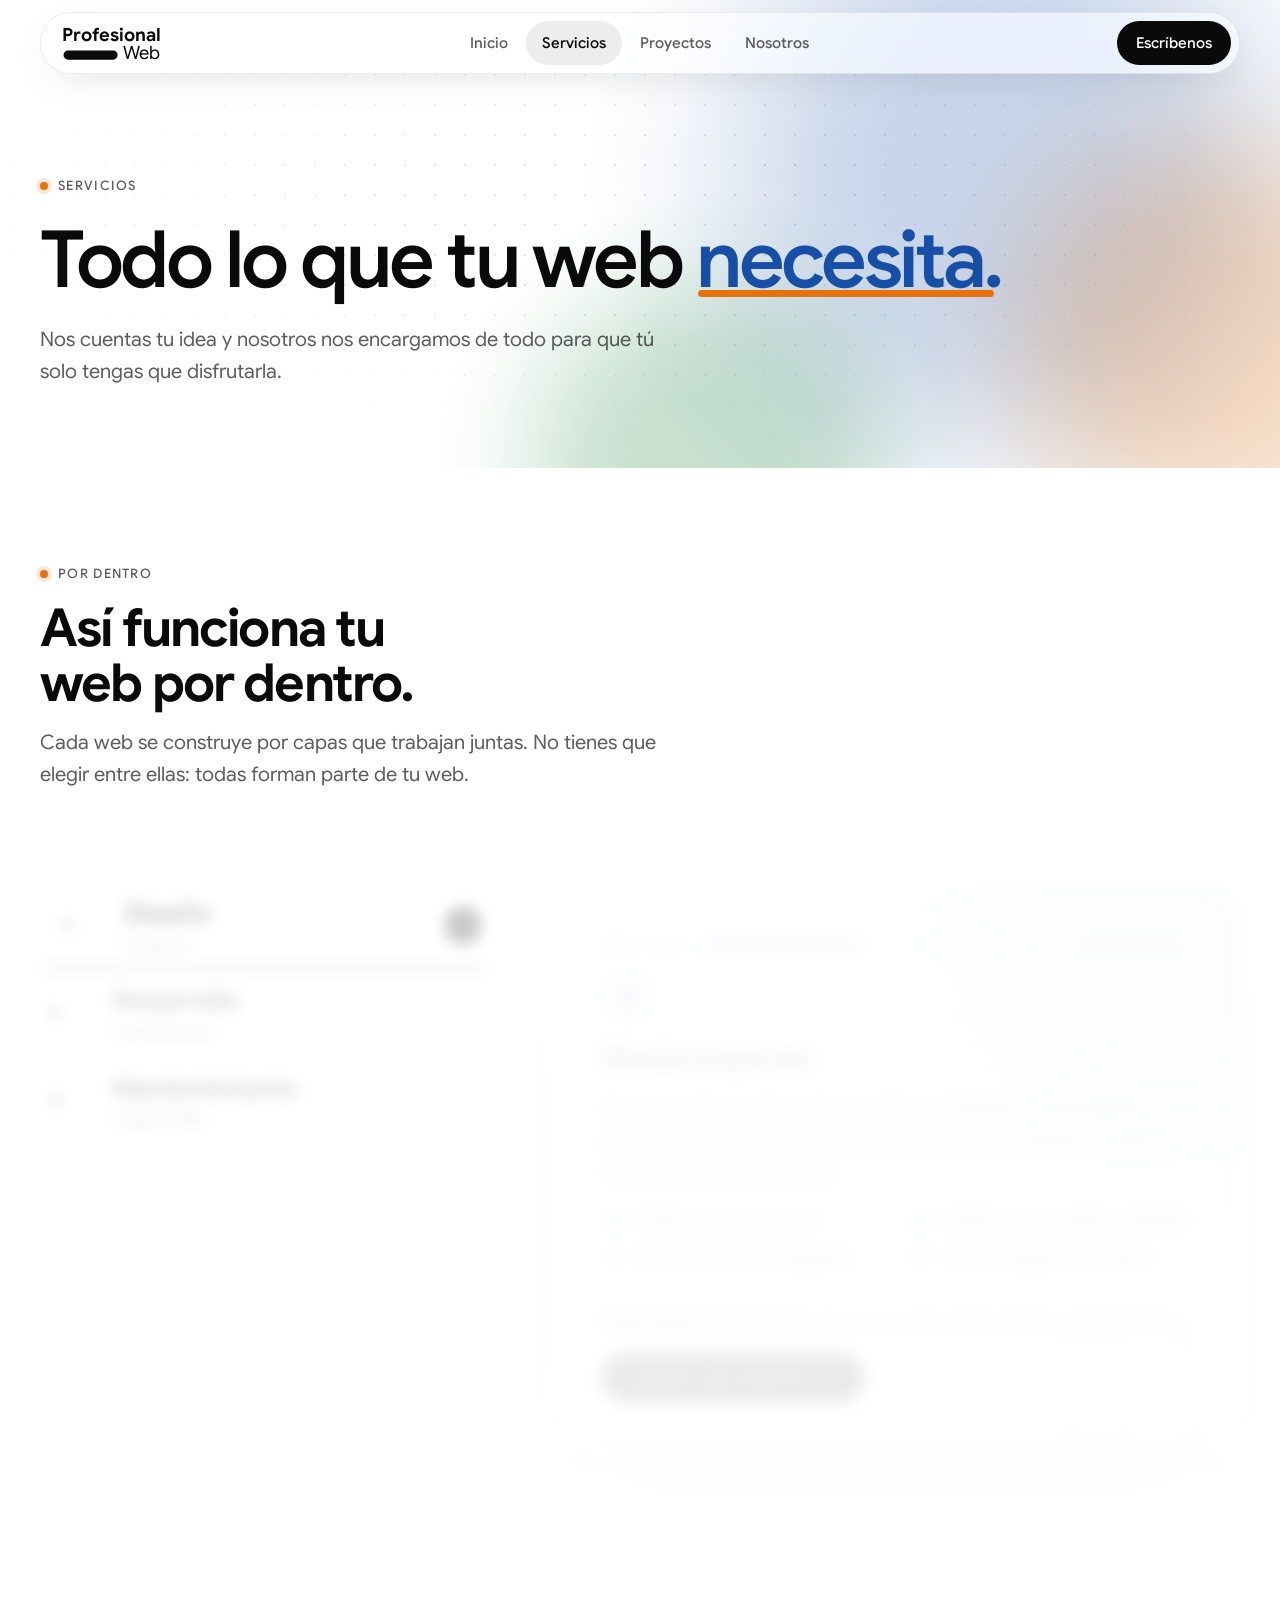
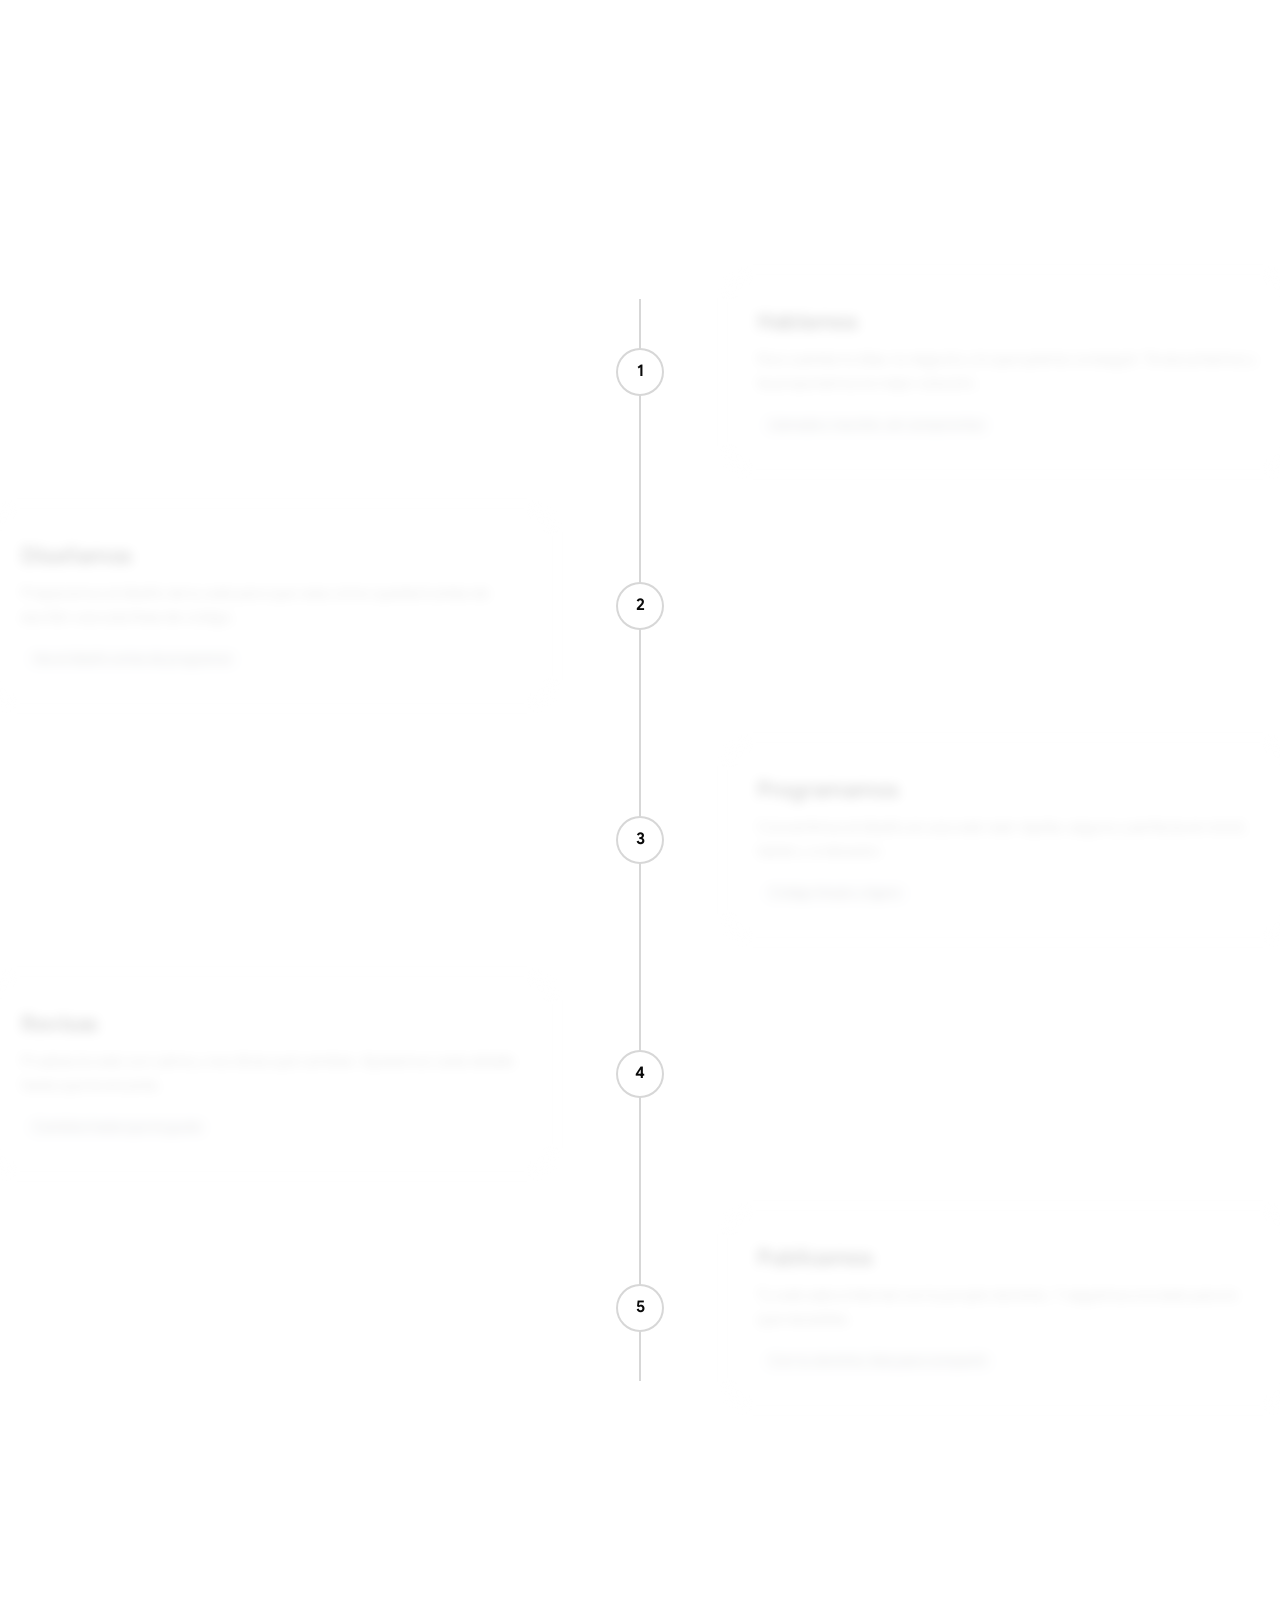
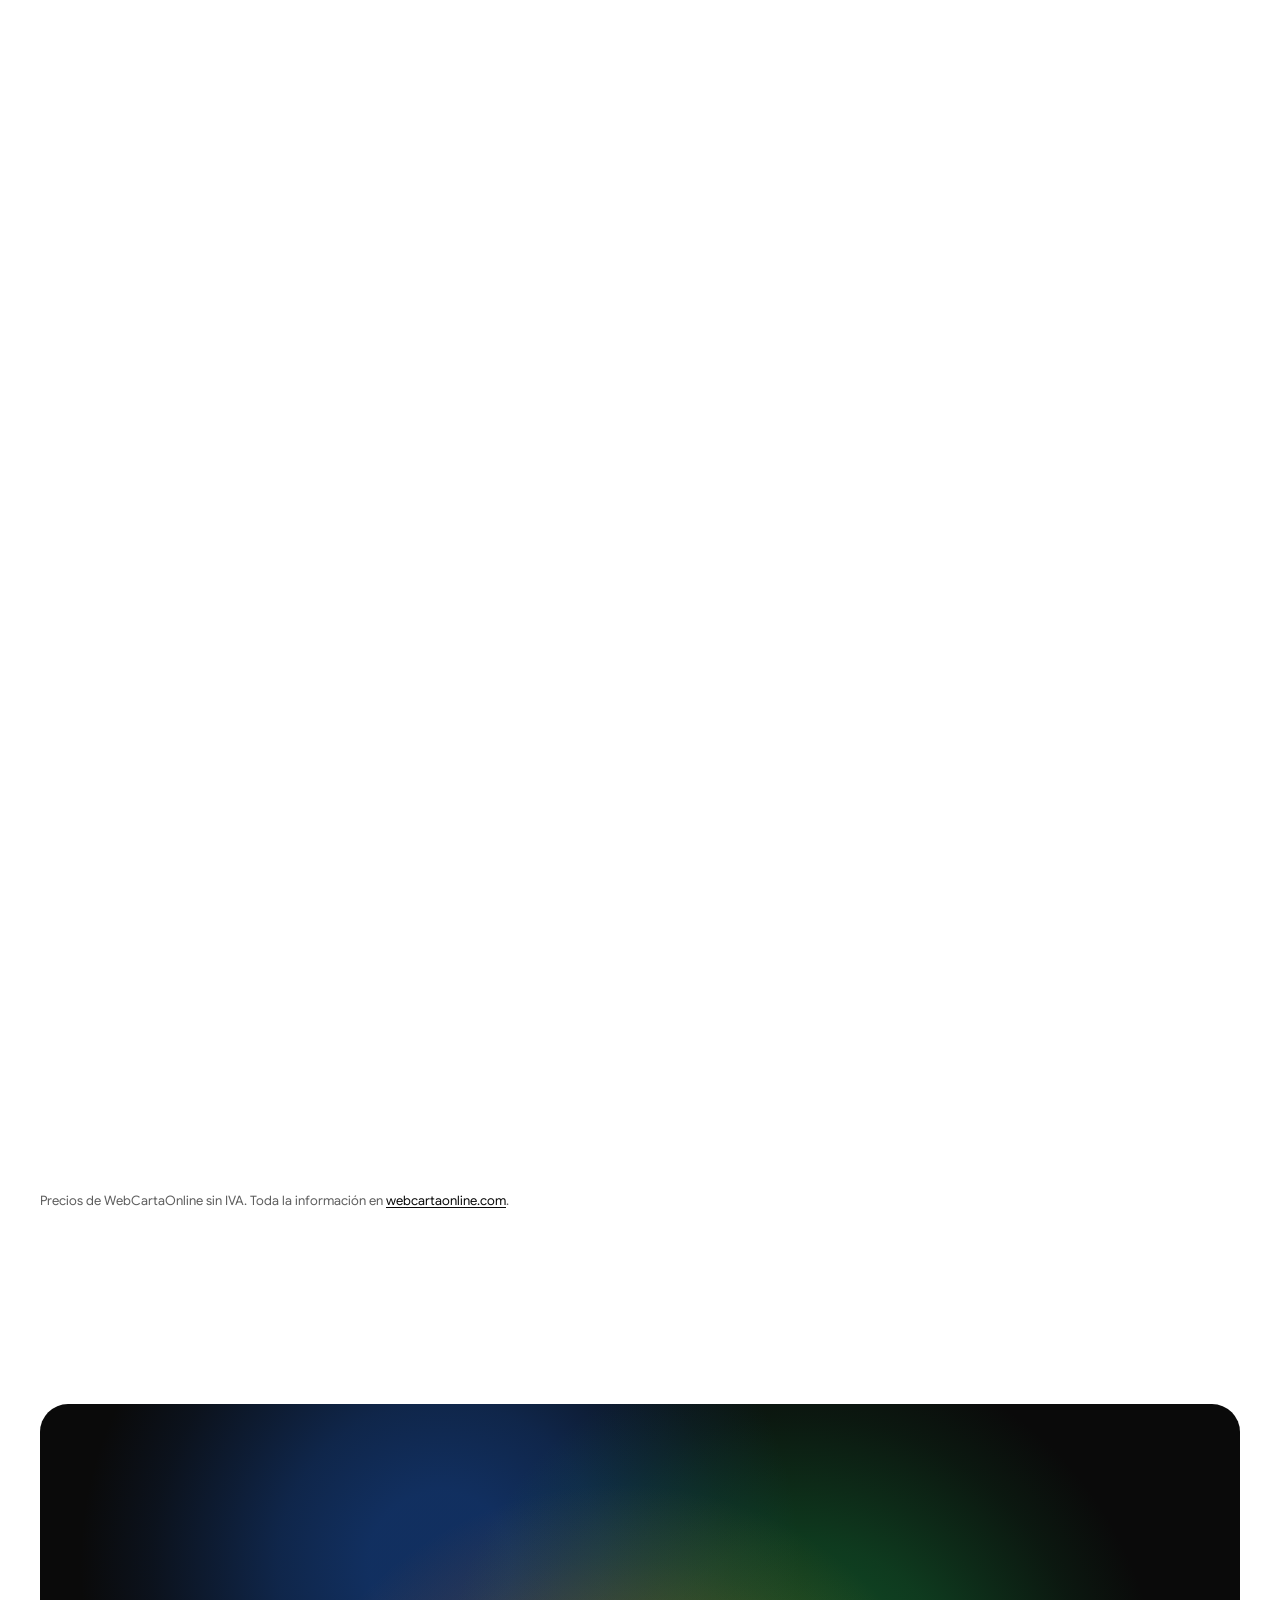
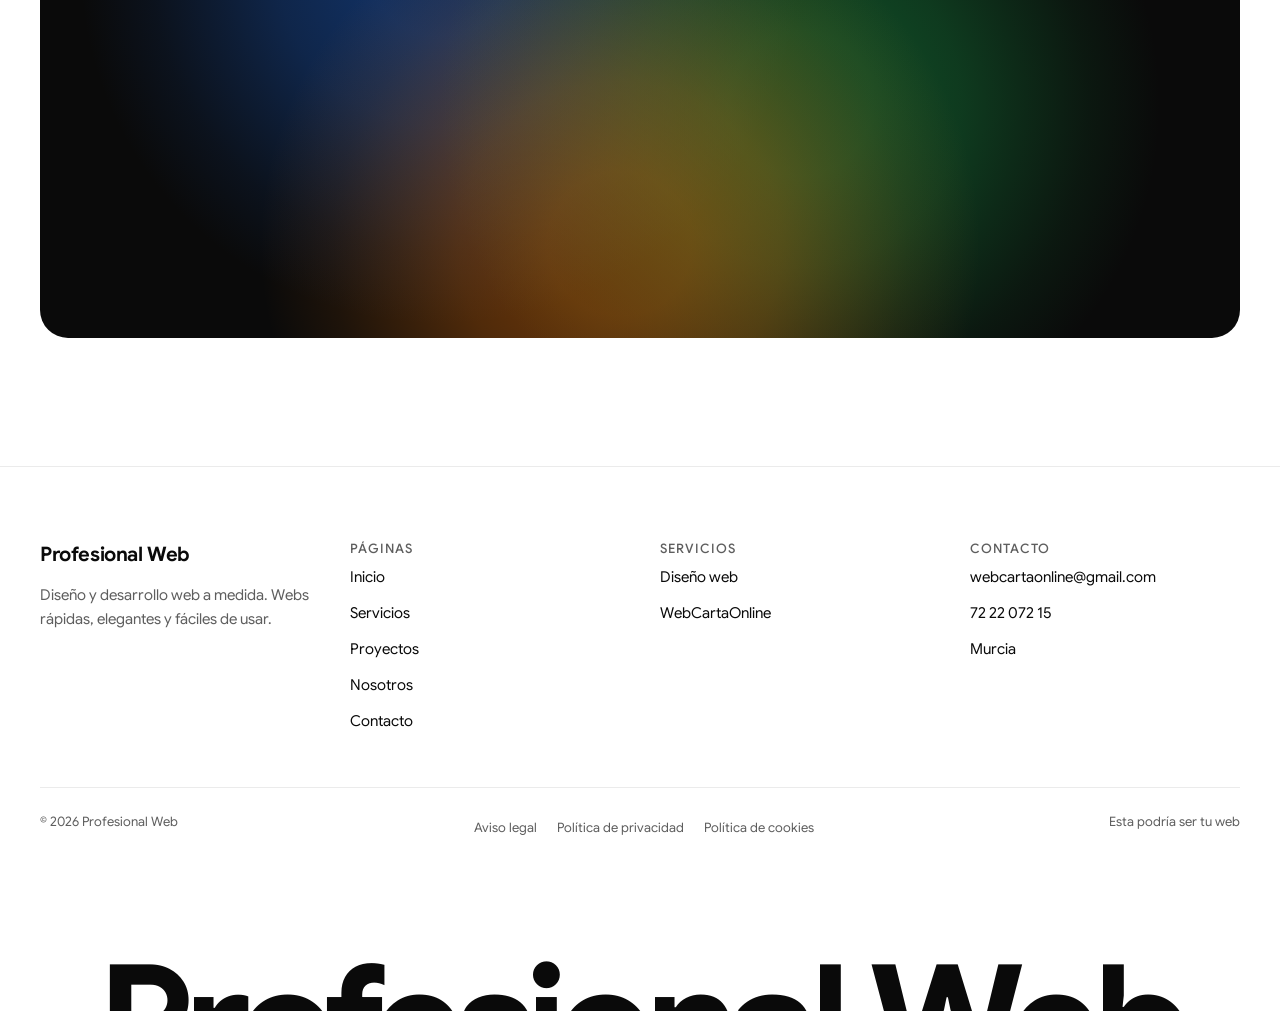
<file: servicios.html>
<!doctype html>
<html lang="es">
<head>
<meta charset="utf-8">
<meta name="viewport" content="width=device-width, initial-scale=1">
<title>Servicios · Profesional Web</title>
<meta name="description" content="Así funciona tu web por dentro: diseño, desarrollo y mantenimiento.">
<meta name="theme-color" content="#ffffff">
<link rel="icon" href="favicon.ico" sizes="any">
<link rel="icon" href="assets/img/favicon-32.png" type="image/png" sizes="32x32">
<link rel="apple-touch-icon" href="assets/img/apple-touch-icon.png">
<link rel="preload" href="assets/fonts/google-sans-latin.woff2" as="font" type="font/woff2" crossorigin>
<script src="js/componentes.js?v=3"></script>
<link rel="stylesheet" href="css/styles.css?v=12">
<script src="js/main.js?v=2" defer></script>
<script src="js/webcartaonline.js?v=3" defer></script>
</head>

<body>
<div class="pw">
<a class="skip-link" href="#contenido">Saltar al contenido</a>
<div class="progress" aria-hidden="true"></div>
<div class="cursor" aria-hidden="true"></div>
<div class="cursor-lens" aria-hidden="true"></div>
<svg class="pw-filters" width="0" height="0" aria-hidden="true" focusable="false"><filter id="pw-lens-48" x="0" y="0" width="100%" height="100%" color-interpolation-filters="sRGB"><feImage href="assets/img/lens-map.png" x="0" y="0" width="48" height="48" preserveAspectRatio="none" result="map"></feImage><feDisplacementMap in="SourceGraphic" in2="map" scale="-8" xChannelSelector="R" yChannelSelector="G" result="disp"></feDisplacementMap><feGaussianBlur in="disp" stdDeviation="0.9" result="soft"></feGaussianBlur><feImage href="assets/img/lens-rim.png" x="0" y="0" width="48" height="48" preserveAspectRatio="none" result="rim"></feImage><feComposite in="soft" in2="rim" operator="in" result="softrim"></feComposite><feMerge><feMergeNode in="disp"></feMergeNode><feMergeNode in="softrim"></feMergeNode></feMerge></filter><filter id="pw-lens-88" x="0" y="0" width="100%" height="100%" color-interpolation-filters="sRGB"><feImage href="assets/img/lens-map.png" x="0" y="0" width="88" height="88" preserveAspectRatio="none" result="map"></feImage><feDisplacementMap in="SourceGraphic" in2="map" scale="-14" xChannelSelector="R" yChannelSelector="G" result="disp"></feDisplacementMap><feGaussianBlur in="disp" stdDeviation="1.2" result="soft"></feGaussianBlur><feImage href="assets/img/lens-rim.png" x="0" y="0" width="88" height="88" preserveAspectRatio="none" result="rim"></feImage><feComposite in="soft" in2="rim" operator="in" result="softrim"></feComposite><feMerge><feMergeNode in="disp"></feMergeNode><feMergeNode in="softrim"></feMergeNode></feMerge></filter></svg>

<pw-nav pagina="servicios"></pw-nav>

<main id="contenido">

<header class="phead">
<div class="orbs" aria-hidden="true">
<div class="orb" style="--x: 58%; --y: -18%; --sz: 520px; --z: -80; --c: var(--blue); --t: 17s"><i></i></div>
<div class="orb" style="--x: 80%; --y: 32%; --sz: 380px; --z: 110; --c: var(--orange); --t: 14s"><i></i></div>
<div class="orb" style="--x: 42%; --y: 62%; --sz: 340px; --z: -120; --c: var(--green); --t: 20s"><i></i></div>
</div>
<div class="grid-bg" aria-hidden="true"></div>
<div class="wrap phead-in">
<p class="eyebrow fade-in" style="--i: 0">Servicios</p>
<h1 class="page-title">
    <span class="w" style="--i: 1">Todo</span>
     <span class="w" style="--i: 2">lo</span>
     <span class="w" style="--i: 3">que</span>
     <span class="w" style="--i: 4">tu</span>
     <span class="w" style="--i: 5">web</span>
     <span class="w w-accent" style="--i: 6">necesita.</span>
</h1>
<p class="lead fade-in" style="--i: 8">Nos cuentas tu idea y nosotros nos encargamos de todo para que tú solo tengas que disfrutarla.</p>
</div>
</header>

<section class="sec" aria-labelledby="t-svx">
<div class="wrap">
<div class="sec-head" data-fx="in">
<div class="sec-head-txt rv">
<p class="eyebrow">Por dentro</p>
<h2 class="h2" id="t-svx">Así funciona tu web por dentro.</h2>
<p class="lead">Cada web se construye por capas que trabajan juntas. No tienes que elegir entre ellas: todas forman parte de tu web.</p>
</div>
</div>
<div class="svx" data-fx="in">
<div class="svx-list rv" role="tablist" aria-label="Capas de tu web">
<button class="svx-item" type="button" role="tab" aria-controls="panel-svx" aria-selected="true" data-tab="0" style="--acc: var(--blue)"><span class="svx-n">01</span><span class="svx-t">Diseño<small>Lo que ves</small></span><span class="svx-arr"><svg viewBox="0 0 24 24" fill="none" stroke="currentColor" stroke-width="2" stroke-linecap="round" stroke-linejoin="round" aria-hidden="true"><path d="M5 12h14M13 6l6 6-6 6"></path></svg></span></button>
<button class="svx-item" type="button" role="tab" aria-controls="panel-svx" aria-selected="false" data-tab="1" style="--acc: var(--green)"><span class="svx-n">02</span><span class="svx-t">Desarrollo<small>Lo que funciona</small></span><span class="svx-arr"><svg viewBox="0 0 24 24" fill="none" stroke="currentColor" stroke-width="2" stroke-linecap="round" stroke-linejoin="round" aria-hidden="true"><path d="M5 12h14M13 6l6 6-6 6"></path></svg></span></button>
<button class="svx-item" type="button" role="tab" aria-controls="panel-svx" aria-selected="false" data-tab="2" style="--acc: var(--orange)"><span class="svx-n">03</span><span class="svx-t">Mantenimiento<small>Lo que la cuida</small></span><span class="svx-arr"><svg viewBox="0 0 24 24" fill="none" stroke="currentColor" stroke-width="2" stroke-linecap="round" stroke-linejoin="round" aria-hidden="true"><path d="M5 12h14M13 6l6 6-6 6"></path></svg></span></button>
</div>
<div class="svx-panel rv" style="--d: 1" id="panel-svx" role="tabpanel">
<div class="svx-card" data-panel="0" style="--acc: var(--blue)">
<span class="svx-ghost" aria-hidden="true">01</span>
<div class="stack-row"><span class="stack-k">Capa 1 de 3</span><span class="stack" aria-hidden="true"><i class="on now" style="--c: var(--blue)"></i><i></i><i></i></span></div>
<span class="ico"><svg viewBox="0 0 24 24" fill="none" stroke="currentColor" stroke-width="2" stroke-linecap="round" stroke-linejoin="round" aria-hidden="true"><rect x="3" y="4" width="18" height="13" rx="2"></rect><path d="M3 9h18M8 21h8M12 17v4"></path></svg></span>
<h3 class="h3">Diseño: lo que ves</h3>
<p class="lead">Es la cara de tu web: colores, textos, imágenes y movimiento pensados para tu marca. Lo primero que ve tu cliente y lo que hace que quiera quedarse.</p>
<ul class="checks">
<li>Diseño único para tu marca</li>
<li>Perfecta en móvil, tablet y ordenador</li>
<li>Animaciones suaves y elegantes</li>
<li>Textos e imágenes optimizados</li>
</ul>
<p class="svx-ideal"><strong>Cómo encaja:</strong> el diseño decide cómo se ve tu web; el desarrollo hace que todo funcione.</p>
<button class="btn btn-dark" type="button" data-goto="1">Siguiente capa: Desarrollo <svg viewBox="0 0 24 24" fill="none" stroke="currentColor" stroke-width="2" stroke-linecap="round" stroke-linejoin="round" aria-hidden="true"><path d="M5 12h14M13 6l6 6-6 6"></path></svg></button>
</div>

<div class="svx-card" data-panel="1" hidden style="--acc: var(--green)">
<span class="svx-ghost" aria-hidden="true">02</span>
<div class="stack-row"><span class="stack-k">Capa 2 de 3</span><span class="stack" aria-hidden="true"><i class="on" style="--c: var(--blue)"></i><i class="on now" style="--c: var(--green)"></i><i></i></span></div>
<span class="ico"><svg viewBox="0 0 24 24" fill="none" stroke="currentColor" stroke-width="2" stroke-linecap="round" stroke-linejoin="round" aria-hidden="true"><path d="m8 8-4 4 4 4M16 8l4 4-4 4M14 5l-4 14"></path></svg></span>
<h3 class="h3">Desarrollo: lo que funciona</h3>
<p class="lead">Es el motor que no se ve: el código que hace que tu web cargue rápido, sea segura y haga justo lo que necesitas.</p>
<ul class="checks">
<li>Código limpio, ligero y rápido</li>
<li>Reservas, citas y formularios</li>
<li>Panel para cambiar textos, fotos o precios</li>
<li>Conexión con pagos, mapas o calendarios</li>
</ul>
<p class="svx-ideal"><strong>Cómo encaja:</strong> da vida al diseño y deja tu web lista para que el mantenimiento la cuide.</p>
<button class="btn btn-dark" type="button" data-goto="2">Siguiente capa: Mantenimiento<svg viewBox="0 0 24 24" fill="none" stroke="currentColor" stroke-width="2" stroke-linecap="round" stroke-linejoin="round" aria-hidden="true"><path d="M5 12h14M13 6l6 6-6 6"></path></svg></button>
</div>

<div class="svx-card" data-panel="2" hidden style="--acc: var(--orange)">
<span class="svx-ghost" aria-hidden="true">03</span>
<div class="stack-row"><span class="stack-k">Capa 3 de 3</span><span class="stack" aria-hidden="true"><i class="on" style="--c: var(--blue)"></i><i class="on" style="--c: var(--green)"></i><i class="on now" style="--c: var(--orange)"></i></span></div>
<span class="ico"><svg viewBox="0 0 24 24" fill="none" stroke="currentColor" stroke-width="2" stroke-linecap="round" stroke-linejoin="round" aria-hidden="true"><path d="M12 3l8 3v6c0 4.5-3.4 8.3-8 9-4.6-.7-8-4.5-8-9V6l8-3Z"></path><path d="m9 12 2 2 4-4"></path></svg></span>
<h3 class="h3">Mantenimiento: lo que la cuida</h3>
<p class="lead">Tu web necesita cuidados, como cualquier negocio. Nos encargamos de que siempre esté online, segura y al día.</p>
<ul class="checks">
<li>Copias de seguridad</li>
<li>Actualizaciones y seguridad</li>
<li>Cambios de textos y fotos</li>
<li>Dominio y alojamiento</li>
</ul>
<p class="svx-ideal"><strong>Cómo encaja:</strong> cuida todas las capas anteriores para que tu web funcione hoy y dentro de muchos años.</p>
<a class="btn btn-primary" href="contacto.html">Quiero mi web completa <svg viewBox="0 0 24 24" fill="none" stroke="currentColor" stroke-width="2" stroke-linecap="round" stroke-linejoin="round" aria-hidden="true"><path d="M5 12h14M13 6l6 6-6 6"></path></svg></a>
</div>

</div>
</div>
</div>
</section>

<section class="sec" aria-labelledby="t-proc" data-dark-zone>
<div class="wrap">
<div class="sec-head center" data-fx="in">
<div class="sec-head-txt rv" style="align-items: center">
<p class="eyebrow">Proceso</p>
<h2 class="h2" id="t-proc">De tu idea a tu web en 5 pasos.</h2>
<p class="lead">Sin complicaciones ni tecnicismos. Nosotros hacemos el trabajo; tú solo lo apruebas.</p>
</div>
</div>
<ol class="tl" data-fx="line">
<li class="tl-item" data-fx="in" style="--acc: var(--blue)"><span class="dot">1</span><div class="tl-card"><h3>Hablamos</h3><p>Nos cuentas tu idea, tu negocio y lo que quieres conseguir. Te escuchamos y te proponemos la mejor solución.</p><span class="tl-meta">Llamada o reunión, sin compromiso</span></div></li>
<li class="tl-item" data-fx="in" style="--acc: var(--green)"><span class="dot">2</span><div class="tl-card"><h3>Diseñamos</h3><p>Preparamos el diseño de tu web para que veas cómo quedará antes de escribir una sola línea de código.</p><span class="tl-meta">Ves el diseño antes de programar</span></div></li>
<li class="tl-item" data-fx="in" style="--acc: var(--orange)"><span class="dot">3</span><div class="tl-card"><h3>Programamos</h3><p>Convertimos el diseño en una web real: rápida, segura y perfecta en móvil, tablet y ordenador.</p><span class="tl-meta">Código limpio y ligero</span></div></li>
<li class="tl-item" data-fx="in" style="--acc: var(--blue)"><span class="dot">4</span><div class="tl-card"><h3>Revisas</h3><p>Pruebas la web con calma y nos dices qué cambiar. Ajustamos cada detalle hasta que te encante.</p><span class="tl-meta">Cambios hasta que te guste</span></div></li>
<li class="tl-item" data-fx="in" style="--acc: var(--green)"><span class="dot">5</span><div class="tl-card"><h3>Publicamos</h3><p>Tu web sale a internet con tu propio dominio. Y seguimos a tu lado para lo que necesites.</p><span class="tl-meta">Con tu dominio, lista para compartir</span></div></li>
</ol>
</div>
</section>

<section class="sec wco-sec" aria-labelledby="t-wco" data-wco>
<div class="wrap">
<div class="wco-head" data-fx="in">
<div class="wco-head-txt rv">
<p class="eyebrow">WebCartaOnline</p>
<h2 class="h2" id="t-wco">Cartas digitales para tu negocio.</h2>
<p class="lead">Además de webs, tenemos WebCartaOnline: montamos la carta digital de tu negocio y te la entregamos lista para funcionar, sin que tengas que hacer nada.</p>
</div>
<a class="btn btn-dark wco-visit rv" style="--d: 1" href="https://webcartaonline.com" target="_blank" rel="noopener">Visitar WebCartaOnline <svg viewBox="0 0 24 24" fill="none" stroke="currentColor" stroke-width="2" stroke-linecap="round" stroke-linejoin="round" aria-hidden="true"><path d="M7 17 17 7M8 7h9v9"></path></svg></a>
</div>

<div class="wco-body" data-fx="in">
<div class="wco-tabs rv" role="tablist" aria-label="Qué incluye WebCartaOnline">
<button class="wco-tab" type="button" role="tab" id="wco-t0" aria-controls="wco-phone" aria-selected="true" data-wco-tab="0" data-ms="5000">
<span class="wco-tab-n">01</span><span class="wco-tab-t"><b>Escanean el QR y listo</b><span>Tus clientes ven la carta en su móvil con solo escanear el código de la mesa. Sin descargar nada.</span></span><i class="wco-tab-bar" aria-hidden="true"></i></button>
<button class="wco-tab" type="button" role="tab" id="wco-t1" aria-controls="wco-phone" aria-selected="false" data-wco-tab="1" data-ms="12600">
<span class="wco-tab-n">02</span><span class="wco-tab-t"><b>Una carta que da gusto ver</b><span>Plantillas que se adaptan a cafeterías, bares, restaurantes, confiterías, fruterías... Con fotos, etiquetas y filtro de los 14 alérgenos y mucho más.</span></span><i class="wco-tab-bar" aria-hidden="true"></i></button>
<button class="wco-tab" type="button" role="tab" id="wco-t2" aria-controls="wco-phone" aria-selected="false" data-wco-tab="2" data-ms="13000">
<span class="wco-tab-n">03</span><span class="wco-tab-t"><b>Cámbiala tú mismo</b><span>Con el editor adminApp cambias precios, platos y fotos desde cualquier dispositivo, ves cómo queda y publicas al momento.</span></span><i class="wco-tab-bar" aria-hidden="true"></i></button>
<button class="wco-tab" type="button" role="tab" id="wco-t3" aria-controls="wco-phone" aria-selected="false" data-wco-tab="3" data-ms="7000">
<span class="wco-tab-n">04</span><span class="wco-tab-t"><b>En varios idiomas</b><span>Tu carta en otros idiomas para que cualquier cliente la entienda y pida con confianza.</span></span><i class="wco-tab-bar" aria-hidden="true"></i></button>
</div>

<div class="wco-stage rv" style="--d: 1">
<div class="wco-glow" aria-hidden="true"></div>
<div class="wco-phone" id="wco-phone" role="tabpanel" aria-live="polite" data-step="0">
<p class="pw-oculto" data-wco-say>Escanean el QR y listo.</p>
<div class="wco-notch" aria-hidden="true"></div>

<!-- 1. QR en la mesa (solo la animación del escaneo) -->
<div class="wco-screen wco-s-qr" aria-hidden="true">
<div class="wco-tent">
<p class="wco-tent-k">Mesa 4</p>
<div class="wco-qr"><svg class="wco-qr-svg" viewBox="-1 -1 23 23" aria-hidden="true"><rect x="-1" y="-1" width="23" height="23" fill="#fff"/><g fill="#0a0a0a"><rect x="0" y="0" width="1" height="1"/><rect x="1" y="0" width="1" height="1"/><rect x="2" y="0" width="1" height="1"/><rect x="3" y="0" width="1" height="1"/><rect x="4" y="0" width="1" height="1"/><rect x="5" y="0" width="1" height="1"/><rect x="6" y="0" width="1" height="1"/><rect x="8" y="0" width="1" height="1"/><rect x="9" y="0" width="1" height="1"/><rect x="11" y="0" width="1" height="1"/><rect x="14" y="0" width="1" height="1"/><rect x="15" y="0" width="1" height="1"/><rect x="16" y="0" width="1" height="1"/><rect x="17" y="0" width="1" height="1"/><rect x="18" y="0" width="1" height="1"/><rect x="19" y="0" width="1" height="1"/><rect x="20" y="0" width="1" height="1"/><rect x="0" y="1" width="1" height="1"/><rect x="6" y="1" width="1" height="1"/><rect x="8" y="1" width="1" height="1"/><rect x="9" y="1" width="1" height="1"/><rect x="11" y="1" width="1" height="1"/><rect x="12" y="1" width="1" height="1"/><rect x="14" y="1" width="1" height="1"/><rect x="20" y="1" width="1" height="1"/><rect x="0" y="2" width="1" height="1"/><rect x="2" y="2" width="1" height="1"/><rect x="3" y="2" width="1" height="1"/><rect x="4" y="2" width="1" height="1"/><rect x="6" y="2" width="1" height="1"/><rect x="8" y="2" width="1" height="1"/><rect x="9" y="2" width="1" height="1"/><rect x="10" y="2" width="1" height="1"/><rect x="12" y="2" width="1" height="1"/><rect x="14" y="2" width="1" height="1"/><rect x="16" y="2" width="1" height="1"/><rect x="17" y="2" width="1" height="1"/><rect x="18" y="2" width="1" height="1"/><rect x="20" y="2" width="1" height="1"/><rect x="0" y="3" width="1" height="1"/><rect x="2" y="3" width="1" height="1"/><rect x="3" y="3" width="1" height="1"/><rect x="4" y="3" width="1" height="1"/><rect x="6" y="3" width="1" height="1"/><rect x="8" y="3" width="1" height="1"/><rect x="12" y="3" width="1" height="1"/><rect x="14" y="3" width="1" height="1"/><rect x="16" y="3" width="1" height="1"/><rect x="17" y="3" width="1" height="1"/><rect x="18" y="3" width="1" height="1"/><rect x="20" y="3" width="1" height="1"/><rect x="0" y="4" width="1" height="1"/><rect x="2" y="4" width="1" height="1"/><rect x="3" y="4" width="1" height="1"/><rect x="4" y="4" width="1" height="1"/><rect x="6" y="4" width="1" height="1"/><rect x="9" y="4" width="1" height="1"/><rect x="11" y="4" width="1" height="1"/><rect x="12" y="4" width="1" height="1"/><rect x="14" y="4" width="1" height="1"/><rect x="16" y="4" width="1" height="1"/><rect x="17" y="4" width="1" height="1"/><rect x="18" y="4" width="1" height="1"/><rect x="20" y="4" width="1" height="1"/><rect x="0" y="5" width="1" height="1"/><rect x="6" y="5" width="1" height="1"/><rect x="8" y="5" width="1" height="1"/><rect x="9" y="5" width="1" height="1"/><rect x="11" y="5" width="1" height="1"/><rect x="14" y="5" width="1" height="1"/><rect x="20" y="5" width="1" height="1"/><rect x="0" y="6" width="1" height="1"/><rect x="1" y="6" width="1" height="1"/><rect x="2" y="6" width="1" height="1"/><rect x="3" y="6" width="1" height="1"/><rect x="4" y="6" width="1" height="1"/><rect x="5" y="6" width="1" height="1"/><rect x="6" y="6" width="1" height="1"/><rect x="8" y="6" width="1" height="1"/><rect x="10" y="6" width="1" height="1"/><rect x="12" y="6" width="1" height="1"/><rect x="14" y="6" width="1" height="1"/><rect x="15" y="6" width="1" height="1"/><rect x="16" y="6" width="1" height="1"/><rect x="17" y="6" width="1" height="1"/><rect x="18" y="6" width="1" height="1"/><rect x="19" y="6" width="1" height="1"/><rect x="20" y="6" width="1" height="1"/><rect x="9" y="7" width="1" height="1"/><rect x="11" y="7" width="1" height="1"/><rect x="12" y="7" width="1" height="1"/><rect x="0" y="8" width="1" height="1"/><rect x="2" y="8" width="1" height="1"/><rect x="3" y="8" width="1" height="1"/><rect x="5" y="8" width="1" height="1"/><rect x="6" y="8" width="1" height="1"/><rect x="7" y="8" width="1" height="1"/><rect x="10" y="8" width="1" height="1"/><rect x="15" y="8" width="1" height="1"/><rect x="17" y="8" width="1" height="1"/><rect x="18" y="8" width="1" height="1"/><rect x="20" y="8" width="1" height="1"/><rect x="1" y="9" width="1" height="1"/><rect x="7" y="9" width="1" height="1"/><rect x="11" y="9" width="1" height="1"/><rect x="14" y="9" width="1" height="1"/><rect x="16" y="9" width="1" height="1"/><rect x="0" y="10" width="1" height="1"/><rect x="1" y="10" width="1" height="1"/><rect x="3" y="10" width="1" height="1"/><rect x="4" y="10" width="1" height="1"/><rect x="5" y="10" width="1" height="1"/><rect x="6" y="10" width="1" height="1"/><rect x="7" y="10" width="1" height="1"/><rect x="8" y="10" width="1" height="1"/><rect x="10" y="10" width="1" height="1"/><rect x="11" y="10" width="1" height="1"/><rect x="12" y="10" width="1" height="1"/><rect x="14" y="10" width="1" height="1"/><rect x="15" y="10" width="1" height="1"/><rect x="20" y="10" width="1" height="1"/><rect x="0" y="11" width="1" height="1"/><rect x="1" y="11" width="1" height="1"/><rect x="4" y="11" width="1" height="1"/><rect x="5" y="11" width="1" height="1"/><rect x="7" y="11" width="1" height="1"/><rect x="8" y="11" width="1" height="1"/><rect x="11" y="11" width="1" height="1"/><rect x="12" y="11" width="1" height="1"/><rect x="13" y="11" width="1" height="1"/><rect x="14" y="11" width="1" height="1"/><rect x="0" y="12" width="1" height="1"/><rect x="5" y="12" width="1" height="1"/><rect x="6" y="12" width="1" height="1"/><rect x="7" y="12" width="1" height="1"/><rect x="8" y="12" width="1" height="1"/><rect x="10" y="12" width="1" height="1"/><rect x="11" y="12" width="1" height="1"/><rect x="12" y="12" width="1" height="1"/><rect x="13" y="12" width="1" height="1"/><rect x="14" y="12" width="1" height="1"/><rect x="15" y="12" width="1" height="1"/><rect x="16" y="12" width="1" height="1"/><rect x="17" y="12" width="1" height="1"/><rect x="18" y="12" width="1" height="1"/><rect x="19" y="12" width="1" height="1"/><rect x="20" y="12" width="1" height="1"/><rect x="10" y="13" width="1" height="1"/><rect x="11" y="13" width="1" height="1"/><rect x="12" y="13" width="1" height="1"/><rect x="13" y="13" width="1" height="1"/><rect x="14" y="13" width="1" height="1"/><rect x="17" y="13" width="1" height="1"/><rect x="19" y="13" width="1" height="1"/><rect x="20" y="13" width="1" height="1"/><rect x="0" y="14" width="1" height="1"/><rect x="1" y="14" width="1" height="1"/><rect x="2" y="14" width="1" height="1"/><rect x="3" y="14" width="1" height="1"/><rect x="4" y="14" width="1" height="1"/><rect x="5" y="14" width="1" height="1"/><rect x="6" y="14" width="1" height="1"/><rect x="8" y="14" width="1" height="1"/><rect x="9" y="14" width="1" height="1"/><rect x="11" y="14" width="1" height="1"/><rect x="12" y="14" width="1" height="1"/><rect x="15" y="14" width="1" height="1"/><rect x="17" y="14" width="1" height="1"/><rect x="0" y="15" width="1" height="1"/><rect x="6" y="15" width="1" height="1"/><rect x="9" y="15" width="1" height="1"/><rect x="10" y="15" width="1" height="1"/><rect x="11" y="15" width="1" height="1"/><rect x="15" y="15" width="1" height="1"/><rect x="16" y="15" width="1" height="1"/><rect x="0" y="16" width="1" height="1"/><rect x="2" y="16" width="1" height="1"/><rect x="3" y="16" width="1" height="1"/><rect x="4" y="16" width="1" height="1"/><rect x="6" y="16" width="1" height="1"/><rect x="10" y="16" width="1" height="1"/><rect x="12" y="16" width="1" height="1"/><rect x="13" y="16" width="1" height="1"/><rect x="14" y="16" width="1" height="1"/><rect x="15" y="16" width="1" height="1"/><rect x="16" y="16" width="1" height="1"/><rect x="19" y="16" width="1" height="1"/><rect x="0" y="17" width="1" height="1"/><rect x="2" y="17" width="1" height="1"/><rect x="3" y="17" width="1" height="1"/><rect x="4" y="17" width="1" height="1"/><rect x="6" y="17" width="1" height="1"/><rect x="10" y="17" width="1" height="1"/><rect x="11" y="17" width="1" height="1"/><rect x="12" y="17" width="1" height="1"/><rect x="13" y="17" width="1" height="1"/><rect x="14" y="17" width="1" height="1"/><rect x="18" y="17" width="1" height="1"/><rect x="0" y="18" width="1" height="1"/><rect x="2" y="18" width="1" height="1"/><rect x="3" y="18" width="1" height="1"/><rect x="4" y="18" width="1" height="1"/><rect x="6" y="18" width="1" height="1"/><rect x="8" y="18" width="1" height="1"/><rect x="13" y="18" width="1" height="1"/><rect x="14" y="18" width="1" height="1"/><rect x="16" y="18" width="1" height="1"/><rect x="19" y="18" width="1" height="1"/><rect x="20" y="18" width="1" height="1"/><rect x="0" y="19" width="1" height="1"/><rect x="6" y="19" width="1" height="1"/><rect x="10" y="19" width="1" height="1"/><rect x="11" y="19" width="1" height="1"/><rect x="12" y="19" width="1" height="1"/><rect x="15" y="19" width="1" height="1"/><rect x="19" y="19" width="1" height="1"/><rect x="0" y="20" width="1" height="1"/><rect x="1" y="20" width="1" height="1"/><rect x="2" y="20" width="1" height="1"/><rect x="3" y="20" width="1" height="1"/><rect x="4" y="20" width="1" height="1"/><rect x="5" y="20" width="1" height="1"/><rect x="6" y="20" width="1" height="1"/><rect x="8" y="20" width="1" height="1"/><rect x="9" y="20" width="1" height="1"/><rect x="14" y="20" width="1" height="1"/><rect x="17" y="20" width="1" height="1"/><rect x="18" y="20" width="1" height="1"/><rect x="19" y="20" width="1" height="1"/><rect x="20" y="20" width="1" height="1"/></g></svg><i class="wco-scan"></i></div>
<p class="wco-tent-t">Escanea y mira<br>nuestra carta</p>
</div>
<p class="wco-hint">Con la cámara del móvil · sin apps</p>
</div>

<!-- 2. Las plantillas reales: una foto de cada una que se va deslizando -->
<div class="wco-screen wco-s-tpl" aria-hidden="true">
<div class="wco-slides" data-wco-slides>
<img class="is-on" src="assets/img/plantillas/plantilla-1.webp" alt="" width="585" height="1200" loading="lazy" decoding="async">
<img src="assets/img/plantillas/plantilla-2.webp" alt="" width="585" height="1200" loading="lazy" decoding="async">
<img src="assets/img/plantillas/plantilla-3.webp" alt="" width="585" height="1200" loading="lazy" decoding="async">
<img src="assets/img/plantillas/plantilla-4.webp" alt="" width="585" height="1200" loading="lazy" decoding="async">
</div>
<div class="wco-slides-dots"><i class="is-on"></i><i></i><i></i><i></i></div>
</div>
<!-- 3. Editor real adminApp -->
<div class="wco-screen" aria-hidden="true"><video class="wco-vid" src="assets/video/wco-editor.mp4?v=2" poster="assets/video/wco-editor.jpg?v=2" muted playsinline preload="none"></video></div>
<!-- 4. Idiomas: lista de idiomas con su bandera que baja en bucle -->
<div class="wco-screen wco-s-idiomas" aria-hidden="true">
<p class="wco-id-k">Tu carta, en el idioma<br>de cada cliente</p>
<div class="wco-id-win">
<i class="wco-id-band" aria-hidden="true"></i>
<ul class="wco-id-list"><li><svg class="wco-flag" viewBox="0 0 36 36" aria-hidden="true"><rect width="36" height="36" fill="#c60b1e"/><rect y="9" width="36" height="18" fill="#ffc400"/></svg><span class="wco-ln"><b>Español</b><small>Castellano</small></span></li><li><svg class="wco-flag" viewBox="0 0 36 36" aria-hidden="true"><rect width="36" height="36" fill="#de2910"/><polygon points="10.00,6.50 11.23,10.30 15.23,10.30 12.00,12.65 13.23,16.45 10.00,14.10 6.77,16.45 8.00,12.65 4.77,10.30 8.77,10.30" fill="#ffde00"/><polygon points="18.90,4.44 18.63,5.72 19.76,6.37 18.46,6.51 18.19,7.79 17.66,6.60 16.36,6.73 17.33,5.86 16.80,4.66 17.93,5.32" fill="#ffde00"/><polygon points="21.97,8.26 22.03,9.57 23.30,9.91 22.08,10.37 22.15,11.68 21.32,10.66 20.10,11.13 20.81,10.04 19.99,9.02 21.25,9.36" fill="#ffde00"/><polygon points="21.50,13.20 21.90,14.44 23.21,14.44 22.15,15.21 22.56,16.46 21.50,15.69 20.44,16.46 20.85,15.21 19.79,14.44 21.10,14.44" fill="#ffde00"/><polygon points="17.53,17.26 18.25,18.36 19.51,18.02 18.69,19.04 19.40,20.13 18.18,19.66 17.35,20.68 17.42,19.37 16.20,18.91 17.47,18.57" fill="#ffde00"/></svg><span class="wco-ln"><b>中文</b><small>Chino</small></span></li><li><svg class="wco-flag" viewBox="0 0 36 36" aria-hidden="true"><rect width="36" height="36" fill="#006aa7"/><rect x="10" width="6" height="36" fill="#fecc00"/><rect y="15" width="36" height="6" fill="#fecc00"/></svg><span class="wco-ln"><b>Svenska</b><small>Sueco</small></span></li><li><svg class="wco-flag" viewBox="0 0 36 36" aria-hidden="true"><rect width="36" height="36" fill="#fff"/><path d="M0 0L36 36" stroke="#0099cc" stroke-width="9"/></svg><span class="wco-ln"><b>Galego</b><small>Gallego</small></span></li><li><svg class="wco-flag" viewBox="0 0 36 36" aria-hidden="true"><rect width="36" height="36" fill="#d52b1e"/><path d="M0 0L36 36M36 0L0 36" stroke="#009b48" stroke-width="5"/><path d="M18 0V36M0 18H36" stroke="#fff" stroke-width="4.5"/></svg><span class="wco-ln"><b>Euskara</b><small>Euskera</small></span></li><li><svg class="wco-flag" viewBox="0 0 36 36" aria-hidden="true"><rect width="36" height="36" fill="#fcdd09"/><rect y="4" width="36" height="4" fill="#da121a"/><rect y="12" width="36" height="4" fill="#da121a"/><rect y="20" width="36" height="4" fill="#da121a"/><rect y="28" width="36" height="4" fill="#da121a"/></svg><span class="wco-ln"><b>Català</b><small>Catalán</small></span></li><li><svg class="wco-flag" viewBox="0 0 36 36" aria-hidden="true"><rect width="36" height="12" fill="#ae1c28"/><rect y="12" width="36" height="12" fill="#fff"/><rect y="24" width="36" height="12" fill="#21468b"/></svg><span class="wco-ln"><b>Nederlands</b><small>Neerlandés</small></span></li><li><svg class="wco-flag" viewBox="0 0 36 36" aria-hidden="true"><rect width="36" height="36" fill="#ff0000"/><rect width="14" height="36" fill="#006600"/><circle cx="14" cy="18" r="6.5" fill="#ffcc00"/><circle cx="14" cy="18" r="3.6" fill="#fff" stroke="#ff0000" stroke-width="1.6"/></svg><span class="wco-ln"><b>Português</b><small>Portugués</small></span></li><li><svg class="wco-flag" viewBox="0 0 36 36" aria-hidden="true"><rect width="36" height="36" fill="#fff"/><rect width="12" height="36" fill="#009246"/><rect x="24" width="12" height="36" fill="#ce2b37"/></svg><span class="wco-ln"><b>Italiano</b><small>Italiano</small></span></li><li><svg class="wco-flag" viewBox="0 0 36 36" aria-hidden="true"><rect width="36" height="12" fill="#000"/><rect y="12" width="36" height="12" fill="#dd0000"/><rect y="24" width="36" height="12" fill="#ffce00"/></svg><span class="wco-ln"><b>Deutsch</b><small>Alemán</small></span></li><li><svg class="wco-flag" viewBox="0 0 36 36" aria-hidden="true"><rect width="36" height="36" fill="#fff"/><rect width="12" height="36" fill="#0055a4"/><rect x="24" width="12" height="36" fill="#ef4135"/></svg><span class="wco-ln"><b>Français</b><small>Francés</small></span></li><li><svg class="wco-flag" viewBox="0 0 36 36" aria-hidden="true"><rect width="36" height="36" fill="#012169"/><path d="M0 0L36 36M36 0L0 36" stroke="#fff" stroke-width="7"/><path d="M0 0L36 36M36 0L0 36" stroke="#c8102e" stroke-width="2.5"/><path d="M18 0V36M0 18H36" stroke="#fff" stroke-width="10"/><path d="M18 0V36M0 18H36" stroke="#c8102e" stroke-width="6"/></svg><span class="wco-ln"><b>English</b><small>Inglés</small></span></li><li><svg class="wco-flag" viewBox="0 0 36 36" aria-hidden="true"><rect width="36" height="36" fill="#c60b1e"/><rect y="9" width="36" height="18" fill="#ffc400"/></svg><span class="wco-ln"><b>Español</b><small>Castellano</small></span></li><li><svg class="wco-flag" viewBox="0 0 36 36" aria-hidden="true"><rect width="36" height="36" fill="#de2910"/><polygon points="10.00,6.50 11.23,10.30 15.23,10.30 12.00,12.65 13.23,16.45 10.00,14.10 6.77,16.45 8.00,12.65 4.77,10.30 8.77,10.30" fill="#ffde00"/><polygon points="18.90,4.44 18.63,5.72 19.76,6.37 18.46,6.51 18.19,7.79 17.66,6.60 16.36,6.73 17.33,5.86 16.80,4.66 17.93,5.32" fill="#ffde00"/><polygon points="21.97,8.26 22.03,9.57 23.30,9.91 22.08,10.37 22.15,11.68 21.32,10.66 20.10,11.13 20.81,10.04 19.99,9.02 21.25,9.36" fill="#ffde00"/><polygon points="21.50,13.20 21.90,14.44 23.21,14.44 22.15,15.21 22.56,16.46 21.50,15.69 20.44,16.46 20.85,15.21 19.79,14.44 21.10,14.44" fill="#ffde00"/><polygon points="17.53,17.26 18.25,18.36 19.51,18.02 18.69,19.04 19.40,20.13 18.18,19.66 17.35,20.68 17.42,19.37 16.20,18.91 17.47,18.57" fill="#ffde00"/></svg><span class="wco-ln"><b>中文</b><small>Chino</small></span></li><li><svg class="wco-flag" viewBox="0 0 36 36" aria-hidden="true"><rect width="36" height="36" fill="#006aa7"/><rect x="10" width="6" height="36" fill="#fecc00"/><rect y="15" width="36" height="6" fill="#fecc00"/></svg><span class="wco-ln"><b>Svenska</b><small>Sueco</small></span></li><li><svg class="wco-flag" viewBox="0 0 36 36" aria-hidden="true"><rect width="36" height="36" fill="#fff"/><path d="M0 0L36 36" stroke="#0099cc" stroke-width="9"/></svg><span class="wco-ln"><b>Galego</b><small>Gallego</small></span></li><li><svg class="wco-flag" viewBox="0 0 36 36" aria-hidden="true"><rect width="36" height="36" fill="#d52b1e"/><path d="M0 0L36 36M36 0L0 36" stroke="#009b48" stroke-width="5"/><path d="M18 0V36M0 18H36" stroke="#fff" stroke-width="4.5"/></svg><span class="wco-ln"><b>Euskara</b><small>Euskera</small></span></li><li><svg class="wco-flag" viewBox="0 0 36 36" aria-hidden="true"><rect width="36" height="36" fill="#fcdd09"/><rect y="4" width="36" height="4" fill="#da121a"/><rect y="12" width="36" height="4" fill="#da121a"/><rect y="20" width="36" height="4" fill="#da121a"/><rect y="28" width="36" height="4" fill="#da121a"/></svg><span class="wco-ln"><b>Català</b><small>Catalán</small></span></li><li><svg class="wco-flag" viewBox="0 0 36 36" aria-hidden="true"><rect width="36" height="12" fill="#ae1c28"/><rect y="12" width="36" height="12" fill="#fff"/><rect y="24" width="36" height="12" fill="#21468b"/></svg><span class="wco-ln"><b>Nederlands</b><small>Neerlandés</small></span></li><li><svg class="wco-flag" viewBox="0 0 36 36" aria-hidden="true"><rect width="36" height="36" fill="#ff0000"/><rect width="14" height="36" fill="#006600"/><circle cx="14" cy="18" r="6.5" fill="#ffcc00"/><circle cx="14" cy="18" r="3.6" fill="#fff" stroke="#ff0000" stroke-width="1.6"/></svg><span class="wco-ln"><b>Português</b><small>Portugués</small></span></li><li><svg class="wco-flag" viewBox="0 0 36 36" aria-hidden="true"><rect width="36" height="36" fill="#fff"/><rect width="12" height="36" fill="#009246"/><rect x="24" width="12" height="36" fill="#ce2b37"/></svg><span class="wco-ln"><b>Italiano</b><small>Italiano</small></span></li><li><svg class="wco-flag" viewBox="0 0 36 36" aria-hidden="true"><rect width="36" height="12" fill="#000"/><rect y="12" width="36" height="12" fill="#dd0000"/><rect y="24" width="36" height="12" fill="#ffce00"/></svg><span class="wco-ln"><b>Deutsch</b><small>Alemán</small></span></li><li><svg class="wco-flag" viewBox="0 0 36 36" aria-hidden="true"><rect width="36" height="36" fill="#fff"/><rect width="12" height="36" fill="#0055a4"/><rect x="24" width="12" height="36" fill="#ef4135"/></svg><span class="wco-ln"><b>Français</b><small>Francés</small></span></li><li><svg class="wco-flag" viewBox="0 0 36 36" aria-hidden="true"><rect width="36" height="36" fill="#012169"/><path d="M0 0L36 36M36 0L0 36" stroke="#fff" stroke-width="7"/><path d="M0 0L36 36M36 0L0 36" stroke="#c8102e" stroke-width="2.5"/><path d="M18 0V36M0 18H36" stroke="#fff" stroke-width="10"/><path d="M18 0V36M0 18H36" stroke="#c8102e" stroke-width="6"/></svg><span class="wco-ln"><b>English</b><small>Inglés</small></span></li></ul>
</div>
</div>

</div>
</div>
</div>

<ul class="wco-facts" data-fx="in">
<li class="rv" style="--d: 0"><b>5 días</b><span>hábiles como mucho para enseñarte tu carta</span></li>
<li class="rv" style="--d: 1"><b>14</b><span>alérgenos con filtro para el cliente</span></li>
<li class="rv" style="--d: 2"><b>Desde 200 €</b><span>pago de entrada, una sola vez</span></li>
<li class="rv" style="--d: 3"><b>Desde 1 €</b><span>al mes de mantenimiento</span></li>
</ul>
<p class="wco-note">Precios de WebCartaOnline sin IVA. Toda la información en <a href="https://webcartaonline.com" target="_blank" rel="noopener">webcartaonline.com</a>.</p>
</div>
</section>

<section class="sec" aria-labelledby="t-cta">
<div class="wrap">
<div class="cta" data-fx="in" data-glow>
<div class="cta-orbs" aria-hidden="true"><i></i><i></i><i></i></div>
<p class="eyebrow rv">¿Tienes una idea?</p>
<h2 class="cta-title rv" style="--d: 1" id="t-cta">Te ayudamos.</h2>
<p class="lead rv" style="--d: 2">Cuéntanos qué necesitas y te explicamos cómo quedaría tu web, sin compromiso.</p>
<div class="rv" style="--d: 3">
<div class="magnet" data-magnet>
<a class="btn btn-primary btn-lg" href="contacto.html">Escríbenos <svg viewBox="0 0 24 24" fill="none" stroke="currentColor" stroke-width="2" stroke-linecap="round" stroke-linejoin="round" aria-hidden="true"><path d="M5 12h14M13 6l6 6-6 6"></path></svg></a>
</div>
</div>
</div>
</div>
</section>

</main>

<pw-footer pagina="servicios"></pw-footer>
</div>
</body>
</html>
</file>
<file: css/general.css>
/* =========================================================
   Profesional Web · ESTILOS GENERALES
   Lo que comparten todas las páginas: colores, letras, botones,
   menú, pie, cursor, animaciones comunes y modo oscuro.
   Lo que solo sale en una página está en su propio archivo:
     inicio.css · servicios.css · proyectos.css · estudio.css
     contacto.css · legal.css (aviso legal, privacidad y cookies)
   Este archivo se carga siempre ANTES que el de cada página.
   ========================================================= */

/* Fuentes alojadas en tu propio servidor (sin Google Fonts) */
@font-face{font-family:"Google Sans";src:url("../assets/fonts/google-sans-latin.woff2") format("woff2");font-weight:400 700;font-style:normal;font-display:swap}
@font-face{font-family:"Google Sans Code";src:url("../assets/fonts/google-sans-code-400.woff2") format("woff2");font-weight:400;font-style:normal;font-display:swap}
@font-face{font-family:"Google Sans Code";src:url("../assets/fonts/google-sans-code-500.woff2") format("woff2");font-weight:500;font-style:normal;font-display:swap}
html{scroll-behavior:smooth}
body{margin:0;background:#ffffff}
a{color:#0a0a0a}
a:hover{color:#174ea6}
[hidden]{display:none!important}
@media (prefers-reduced-motion:reduce){html{scroll-behavior:auto}}

/* Profesional Web · estilos compartidos
   Tema claro hecho con los colores, la tipografía, los radios y el espaciado
   del sistema de diseño Professional Web. */
.pw{
  --bg:#ffffff;--bg-soft:#f6f7f9;
  --ink:#0a0a0a;--ink-2:rgb(10 10 10 / .66);
  --line:rgb(10 10 10 / .08);--line-2:rgb(10 10 10 / .16);
  --blue:#174ea6;--blue-dark:#0b2f66;--green:#157f3c;--orange:#e8710a;
  --r-sm:.5rem;--r-md:.875rem;--r-lg:1.25rem;--r-xl:1.75rem;--r-pill:999px;
  --gutter:clamp(1rem,5vw,2.5rem);--max:75rem;--narrow:51rem;
  --ease:cubic-bezier(.22,1,.36,1);
  --font:"Google Sans","Google Sans Text","DM Sans",system-ui,-apple-system,"Segoe UI",Roboto,Arial,sans-serif;
  --mono:"Google Sans Code",ui-monospace,SFMono-Regular,Menlo,Consolas,monospace;
  position:relative;background:var(--bg);color:var(--ink);font-family:var(--font);
  font-size:1rem;line-height:1.6;overflow-x:clip;-webkit-font-smoothing:antialiased;
}
.pw *,.pw *::before,.pw *::after{box-sizing:border-box}
.pw ::selection{background:var(--blue);color:#fff}
.pw img{max-width:100%;display:block}
.pw p{margin:0}
.pw :focus-visible{outline:2px solid var(--orange);outline-offset:3px}
.wrap{width:min(100% - 2 * var(--gutter), var(--max));margin-inline:auto}
.sec{position:relative;padding-block:6rem}
.bg-soft{background:var(--bg-soft)}
.skip-link{position:fixed;left:1rem;top:-5rem;z-index:300;padding:.75rem 1.25rem;border-radius:var(--r-pill);background:var(--ink);color:#fff;text-decoration:none;font-weight:500;transition:top .2s}
.skip-link:focus{top:1rem;color:#fff}

/* ---------- Texto ---------- */
.eyebrow{display:inline-flex;align-items:center;gap:.625rem;font-size:.8125rem;font-weight:500;letter-spacing:.1em;text-transform:uppercase;color:var(--ink-2)}
.eyebrow::before{content:"";width:.5rem;height:.5rem;border-radius:50%;background:var(--orange);box-shadow:0 0 0 4px rgb(232 113 10 / .16)}
.page-title{margin:0;font-size:clamp(2.5rem,1.1rem + 4.8vw,5.75rem);font-weight:600;line-height:1;letter-spacing:-.042em;text-wrap:balance}
.h2{margin:0;font-size:clamp(2rem,1.2rem + 2.6vw,3.5rem);font-weight:700;line-height:1.05;letter-spacing:-.035em;text-wrap:balance}
.h3{margin:0;font-size:clamp(1.25rem,1.1rem + .6vw,1.625rem);font-weight:700;line-height:1.15;letter-spacing:-.02em}
.lead{font-size:clamp(1.0625rem,1rem + .4vw,1.25rem);line-height:1.6;color:var(--ink-2);max-width:40rem;text-wrap:pretty}
.body-sm{font-size:.9375rem;color:var(--ink-2);text-wrap:pretty}

/* Palabras que entran desenfocadas */
.w{display:inline-block;animation:wIn 1.1s var(--ease) backwards;animation-delay:calc(var(--intro,0s) + var(--i,0) * 90ms)}
@keyframes wIn{from{opacity:0;filter:blur(16px);transform:translateY(.35em)}}
.w-accent{position:relative;color:var(--blue)}
.w-accent::after{content:"";position:absolute;left:.02em;right:.1em;bottom:.04em;height:.08em;border-radius:99px;background:var(--orange);transform-origin:0 50%;animation:underline 1s var(--ease) backwards;animation-delay:calc(var(--intro,0s) + .75s)}
@keyframes underline{from{transform:scaleX(0)}}
.fade-in{animation:fadeUp 1s var(--ease) backwards;animation-delay:calc(var(--intro,0s) + var(--i,0) * 90ms)}
@keyframes fadeUp{from{opacity:0;transform:translateY(18px);filter:blur(6px)}}
/* Entrada suave de paneles y tarjetas (la usan Servicios, Proyectos y Contacto) */
@keyframes panelIn{from{opacity:0;transform:translateY(18px);filter:blur(8px)}}

/* ---------- Aparición con el scroll ---------- */
.rv{--q:clamp(0,calc(var(--p,1) * (1.5 + var(--d,0) * .18) - var(--d,0) * .18),1);opacity:var(--q);transform:translate3d(0,calc((1 - var(--q)) * 56px),0);filter:blur(calc((1 - var(--q)) * 10px));transition:opacity .35s linear,transform .6s var(--ease),filter .35s linear}

/* ---------- Botones ---------- */
.btn{--bx:0;--by:0;display:inline-flex;align-items:center;justify-content:center;gap:.5rem;min-height:3rem;padding:0 1.5rem;border-radius:var(--r-pill);border:1px solid transparent;font:500 .9375rem/1 var(--font);text-decoration:none;white-space:nowrap;cursor:pointer;transform:translate3d(calc(var(--bx) * 1px),calc(var(--by) * 1px),0);transition:transform .35s var(--ease),background-color .15s,color .15s,border-color .15s,box-shadow .25s}
.btn svg{width:1.125rem;height:1.125rem;flex:none;transition:transform .25s var(--ease)}
.btn:hover svg{transform:translateX(3px)}
.btn-primary{background:var(--orange);color:#0a0a0a}
.btn-primary:hover{color:#0a0a0a;box-shadow:0 14px 34px -10px rgb(232 113 10 / .6)}
.btn-dark{background:var(--ink);color:#fff}
.btn-dark:hover{color:#fff;background:#262626}
.btn-ghost{background:rgb(255 255 255 / .55);color:var(--ink);border-color:var(--line-2);-webkit-backdrop-filter:blur(10px);backdrop-filter:blur(10px)}
.btn-ghost:hover{color:var(--ink);border-color:var(--ink)}
.btn-sm{min-height:2.75rem;padding:0 1.125rem}
.btn-lg{min-height:3.75rem;padding:0 2rem;font-size:1.0625rem}
.actions{display:flex;flex-wrap:wrap;gap:.75rem;justify-content:center}
.magnet{display:inline-flex;padding:1.75rem;margin:-1.75rem}
.magnet .btn{--bx:var(--mbx,0);--by:var(--mby,0)}
.link-arrow{display:inline-flex;align-items:center;gap:.5rem;min-height:2.75rem;color:var(--ink);font-weight:500;text-decoration:none;border-bottom:1px solid var(--line-2);transition:border-color .2s}
.link-arrow svg{width:1.125rem;height:1.125rem;transition:transform .25s var(--ease)}
.link-arrow:hover{color:var(--ink);border-color:var(--ink)}
.link-arrow:hover svg{transform:translateX(4px)}

/* ---------- Barra de progreso y cursor ---------- */
.progress{position:fixed;left:0;top:0;z-index:160;will-change:transform;width:100%;height:3px;transform-origin:0 50%;transform:scaleX(var(--sp,0));background:linear-gradient(90deg,var(--blue),var(--green) 50%,var(--orange));pointer-events:none}
.cursor{position:fixed;left:0;top:0;z-index:150;will-change:transform;width:14px;height:14px;margin:-7px 0 0 -7px;border-radius:50%;background:#fff;mix-blend-mode:difference;pointer-events:none;opacity:0;display:grid;place-items:center;transform:translate3d(var(--px,-100px),var(--py,-100px),0);transition:transform .2s var(--ease),width .35s var(--ease),height .35s var(--ease),margin .35s var(--ease),opacity .3s,background-color .3s}
.cursor::after{content:"Ver";font:500 .875rem/1 var(--font);color:#fff;opacity:0;transition:opacity .2s}
.pw[data-pointer="1"] .cursor{opacity:1}
@media (hover:hover) and (pointer:fine){
  .pw:has(a:hover,button:hover,label:hover) .cursor{width:48px;height:48px;margin:-24px 0 0 -24px}
}
@media (pointer:coarse){.cursor{display:none}}

/* Borde con refracción (estilo liquid glass, sin desenfoque) cuando el círculo crece */
.pw-filters{position:absolute;left:0;top:0;width:0;height:0;overflow:hidden;pointer-events:none}
.cursor-lens{position:fixed;left:0;top:0;z-index:151;width:14px;height:14px;margin:-7px 0 0 -7px;border-radius:50%;pointer-events:none;opacity:0;transform:translate3d(var(--px,-100px),var(--py,-100px),0);transition:transform .2s var(--ease),width .35s var(--ease),height .35s var(--ease),margin .35s var(--ease),opacity .15s}
@media (hover:hover) and (pointer:fine){
  .pw:has(a:hover,button:hover,label:hover) .cursor-lens{width:48px;height:48px;margin:-24px 0 0 -24px;opacity:1;backdrop-filter:url(#pw-lens-48);transition:transform .2s var(--ease),width .35s var(--ease),height .35s var(--ease),margin .35s var(--ease),opacity .25s .3s}
}
@media (pointer:coarse){.cursor-lens{display:none}}

/* ---------- Navegación ---------- */
.nav{position:fixed;left:0;right:0;top:.75rem;z-index:100;display:flex;flex-direction:column;align-items:center;gap:.5rem;padding-inline:var(--gutter);pointer-events:none}
.nav-in{pointer-events:auto;width:min(100%,var(--max));display:flex;align-items:center;justify-content:space-between;gap:1rem;min-height:3.75rem;padding:.5rem .5rem .5rem 1.25rem;border-radius:var(--r-pill);background:rgb(255 255 255 / .62);-webkit-backdrop-filter:blur(20px) saturate(1.8);backdrop-filter:blur(20px) saturate(1.8);border:1px solid rgb(10 10 10 / .07);box-shadow:0 12px 40px -12px rgb(10 10 10 / .12);transition:width .6s var(--ease),box-shadow .6s var(--ease),background-color .4s}
.pw[data-scrolled="1"] .nav-in{width:min(100%,64rem);background:rgb(255 255 255 / .74);box-shadow:0 18px 50px -14px rgb(10 10 10 / .2)}
.nav-logo{display:flex;align-items:center;min-height:2.75rem}
.nav-logo img,.nav-logo svg{height:36px;width:auto;display:block;overflow:visible}
.nav-logo,.nav-logo:hover{color:var(--ink)}
.nav-logo text{font-family:var(--font);font-size:165px}
.nav-logo .lw-b{font-weight:700}
.nav-logo .lw-r{font-weight:400}
.nav-links{display:flex;gap:.125rem;list-style:none;margin:0;padding:0}
.nav-links a{position:relative;display:inline-flex;align-items:center;min-height:2.75rem;padding:0 1rem;border-radius:var(--r-pill);color:var(--ink-2);font-size:.9375rem;font-weight:500;text-decoration:none;transition:color .15s,background-color .15s}
.nav-links a:hover{color:var(--ink);background:rgb(10 10 10 / .05)}
.nav-links a[aria-current="page"]{color:var(--ink);background:rgb(10 10 10 / .07)}
.nav-burger{display:none;align-items:center;justify-content:center;flex-direction:column;gap:6px;width:2.75rem;height:2.75rem;border-radius:50%;border:0;background:var(--ink);cursor:pointer}
.nav-burger span{display:block;width:16px;height:2px;border-radius:2px;background:#fff;transition:transform .35s var(--ease)}
.nav-burger[aria-expanded="true"] span:first-child{transform:translateY(4px) rotate(45deg)}
.nav-burger[aria-expanded="true"] span:last-child{transform:translateY(-4px) rotate(-45deg)}
.nav-panel{pointer-events:auto;width:min(100%,var(--max));display:flex;flex-direction:column;gap:.25rem;padding:.75rem;border-radius:var(--r-lg);background:rgb(255 255 255 / .86);-webkit-backdrop-filter:blur(24px) saturate(1.8);backdrop-filter:blur(24px) saturate(1.8);border:1px solid var(--line);box-shadow:0 30px 60px -20px rgb(10 10 10 / .25);animation:fadeUp .45s var(--ease) backwards}
.nav-panel a{display:flex;align-items:center;min-height:3rem;padding:0 1rem;border-radius:var(--r-sm);color:var(--ink);text-decoration:none;font-size:1.125rem;font-weight:500}
.nav-panel a:hover{background:rgb(10 10 10 / .05)}
.nav-panel .btn{margin-top:.5rem;justify-content:center;font-size:1rem}
@media (max-width:900px){.nav-links,.nav-cta{display:none}.nav-burger{display:inline-flex}}
/* ---------- Menú del móvil (igual que en webcartaonline.com) ----------
   En la barra, un botón muestra la página en la que estás; al pulsarlo cae
   una ventana de cristal oscuro con las páginas. Lo abre y cierra
   js/componentes.js (alterna [hidden] y .is-open para animarlo). */
.pw-oculto{position:absolute!important;width:1px;height:1px;padding:0;margin:-1px;overflow:hidden;clip:rect(0 0 0 0);white-space:nowrap;border:0}
.nav-in{position:relative;z-index:2}
.nav-toggle{display:none;flex:1 1 auto;align-items:center;gap:.5rem;min-width:0;max-width:18rem;height:2.625rem;margin-left:auto;padding:0 .4rem 0 .25rem;
  border:0;border-radius:999px;background:#fff;color:#000;font:700 .9375rem/1 var(--font);cursor:pointer;transition:background-color .15s ease,transform .15s ease}
.nav-toggle:hover{background:rgb(10 10 10 / .06)}
.nav-toggle:active{transform:scale(.98)}
.nav-current{flex:1 1 auto;min-width:0;overflow:hidden;text-align:end;text-overflow:ellipsis;white-space:nowrap}
.nav-chevron{flex:none;display:grid;place-items:center;width:1.875rem;height:1.875rem;border-radius:999px;background:rgb(10 10 10 / .08)}
.nav-chevron::before{content:"";width:.42rem;height:.42rem;border-right:2px solid currentColor;border-bottom:2px solid currentColor;transform:translateY(-1.5px) rotate(45deg);transition:transform .25s ease}
.nav-toggle[aria-expanded="true"] .nav-chevron::before{transform:translateY(1.5px) rotate(225deg)}

.page-menu[hidden]{display:none}
.page-menu{position:fixed;inset:0;z-index:1;display:flex;flex-direction:column;padding:5.5rem var(--gutter) 1.5rem;pointer-events:auto}
/* Velo: oscurece y difumina lo que queda detrás */
.page-menu__backdrop{position:absolute;inset:0;background:rgb(10 10 10 / .42);-webkit-backdrop-filter:blur(14px) saturate(140%);backdrop-filter:blur(14px) saturate(140%);opacity:0;transition:opacity 360ms ease}
.page-menu.is-open .page-menu__backdrop{opacity:1}
/* Panel de cristal */
.page-menu__panel{position:relative;display:flex;flex-direction:column;gap:.25rem;width:100%;max-width:28rem;max-height:100%;margin-left:auto;padding:.5rem;overflow-y:auto;
  border:1px solid rgb(255 255 255 / .14);border-radius:1.25rem;background:rgb(24 24 24 / .6);-webkit-backdrop-filter:blur(28px) saturate(170%);backdrop-filter:blur(28px) saturate(170%);
  box-shadow:inset 0 1px 0 rgb(255 255 255 / .08),0 2rem 5rem rgb(0 0 0 / .5);transform-origin:top right;opacity:0;transform:translateY(-.75rem) scale(.96);
  transition:opacity 280ms ease,transform 460ms cubic-bezier(.2,.8,.2,1)}
.page-menu.is-open .page-menu__panel{opacity:1;transform:none}
.page-menu__eyebrow{margin:0;padding:.5rem .75rem .25rem;color:rgb(255 255 255 / .45);font-size:.8125rem;font-weight:500;letter-spacing:.08em;text-transform:uppercase}
/* Enlaces: entran escalonados */
.page-menu__list{display:flex;flex-direction:column;gap:2px;margin:0;padding:0;list-style:none}
.page-menu__list>li{opacity:0;transform:translateY(.5rem);transition:opacity 260ms ease,transform 360ms cubic-bezier(.2,.8,.2,1)}
.page-menu.is-open .page-menu__list>li{opacity:1;transform:none;transition-delay:calc(90ms + var(--i,0) * 40ms)}
.page-menu__link{display:grid;grid-template-columns:minmax(0,1fr) auto;align-items:center;gap:.5rem;min-height:3.25rem;padding:.5rem .75rem;border-radius:.875rem;
  color:rgb(255 255 255 / .82);font-size:clamp(1.0625rem,1rem + .4vw,1.25rem);font-weight:500;text-decoration:none;transition:background-color .15s ease,color .15s ease}
.page-menu__link:hover{background:rgb(255 255 255 / .07);color:#fff}
.page-menu__arrow{width:.5rem;height:.5rem;margin-right:.35rem;border-right:2px solid currentColor;border-bottom:2px solid currentColor;color:rgb(255 255 255 / .45);transform:rotate(-45deg);transition:transform .25s ease,color .15s ease}
.page-menu__link:hover .page-menu__arrow{color:#fff;transform:translateX(3px) rotate(-45deg)}
/* Página actual: fondo blanco (sin punto naranja) */
.page-menu__link[aria-current="page"]{background:#fff;color:#0a0a0a;font-weight:700}
.page-menu__link[aria-current="page"] .page-menu__arrow{display:none}
.page-menu__link[aria-current="page"]:hover{color:#0a0a0a}
/* Mientras está abierta, la página de detrás no se mueve */
body.pw-locked{overflow:hidden}
@media (prefers-reduced-motion:reduce){.page-menu__panel,.page-menu__list>li{transform:none}}
@media (max-width:900px){.nav-toggle{display:flex}.nav-burger{display:none!important}}
@media (min-width:901px){.page-menu{display:none}}


/* ---------- Orbes de color desenfocados ---------- */
.orbs{position:absolute;inset:0;z-index:0;pointer-events:none}
.orb{position:absolute;left:var(--x,0);top:var(--y,0);width:var(--sz,420px);height:var(--sz,420px);transform:translate3d(calc((var(--mx,.5) - .5) * var(--z,60) * 1px),calc((var(--my,.5) - .5) * var(--z,60) * 1px),0);transition:transform 1.4s var(--ease)}
.orb i{display:block;width:160%;height:160%;margin:-30%;border-radius:50%;background:radial-gradient(closest-side,var(--c,var(--blue)) 25%,transparent);background:radial-gradient(closest-side,var(--c,var(--blue)) 25%,color-mix(in srgb,var(--c,var(--blue)) 84%,transparent) 44%,color-mix(in srgb,var(--c,var(--blue)) 50%,transparent) 62%,color-mix(in srgb,var(--c,var(--blue)) 16%,transparent) 81%,transparent);opacity:.24;animation:float var(--t,15s) ease-in-out infinite alternate}
@keyframes float{0%{translate:0 0;scale:1}50%{translate:40px -30px;scale:1.08}100%{translate:-30px 26px;scale:.94}}

/* ---------- Fondo de puntos de las portadas ---------- */
.grid-bg{position:absolute;inset:0;z-index:1;pointer-events:none;background-size:30px 30px}
.grid-bg{background-image:radial-gradient(circle,rgb(10 10 10 / .11) 1px,transparent 1.5px);-webkit-mask-image:radial-gradient(ellipse 70% 62% at 50% 46%,#000 25%,transparent 78%);mask-image:radial-gradient(ellipse 70% 62% at 50% 46%,#000 25%,transparent 78%)}

/* ---------- Cabeceras de sección ---------- */
.sec-head{display:flex;flex-wrap:wrap;align-items:flex-end;justify-content:space-between;gap:1.5rem 3rem;margin-bottom:3rem}
.sec-head-txt{display:flex;flex-direction:column;gap:1rem;max-width:44rem}
.sec-head.center{flex-direction:column;align-items:center;text-align:center}
.sec-head.center .lead{margin-inline:auto}

/* ---------- Tarjetas con inclinación ---------- */
.cards3{display:grid;grid-template-columns:repeat(auto-fit,minmax(min(300px,100%),1fr));gap:1.5rem}
.tcard{--tx:0;--ty:0;--hx:50%;--hy:50%;position:relative;isolation:isolate;overflow:hidden;display:flex;flex-direction:column;gap:1rem;height:100%;padding:2rem;border-radius:var(--r-xl);background:#fff;border:1px solid var(--line);color:var(--ink);text-decoration:none;transform:perspective(900px) rotateX(calc(var(--ty) * -9deg)) rotateY(calc(var(--tx) * 11deg));transition:transform .6s var(--ease),border-color .25s,box-shadow .6s var(--ease)}
.tcard:hover{color:var(--ink);border-color:var(--line-2);box-shadow:0 34px 60px -34px rgb(10 10 10 / .3);transition:transform .15s linear,border-color .25s,box-shadow .6s var(--ease)}
.tcard::before{content:"";position:absolute;inset:0;z-index:-1;background:radial-gradient(380px circle at var(--hx) var(--hy),color-mix(in srgb,var(--acc,var(--blue)) 15%,transparent),transparent 70%);opacity:0;transition:opacity .35s}
.tcard:hover::before{opacity:1}
.tcard p{color:var(--ink-2);font-size:.9375rem}
.ico{flex:none;display:grid;place-items:center;width:3.25rem;height:3.25rem;border-radius:50%;background:rgb(10 10 10 / .05);background:color-mix(in srgb,var(--acc,var(--blue)) 14%,transparent);color:var(--acc,var(--blue))}
.ico svg{width:1.5rem;height:1.5rem}

/* ---------- Frase que se rellena ---------- */
.stmt{padding-block:clamp(8rem,5rem + 9vw,12rem)}
.stmt-text{margin:0;max-width:66rem;font-size:clamp(1.75rem,1rem + 3vw,3.75rem);font-weight:600;line-height:1.12;letter-spacing:-.035em}
.stmt-text span{--o:clamp(0,calc(var(--p,1) * (var(--n,20) + 4) - var(--w,0)),1);opacity:max(.14,var(--o));filter:blur(calc((1 - var(--o)) * 5px));transition:opacity .3s linear,filter .3s linear}
.stmt-text .hl{color:var(--blue)}

/* ---------- Maquetas de webs (Inicio y Proyectos) ---------- */
.mock{--a:var(--blue);--a2:#eef3fb;border-radius:var(--r-lg);background:#fff;border:1px solid var(--line);overflow:hidden;box-shadow:0 30px 60px -36px rgb(10 10 10 / .3)}
.mock-bar{display:flex;gap:6px;padding:11px 14px;border-bottom:1px solid var(--line);background:#fafbfc}
.mock-bar i{width:9px;height:9px;border-radius:50%;background:rgb(10 10 10 / .12)}
.mock-screen{aspect-ratio:16/10;overflow:hidden;background:var(--a2)}
.v1{--a:var(--orange);--a2:#fff5ec}
.v2{--a:var(--blue);--a2:#eef3fb}
.v3{--a:var(--green);--a2:#e9f4ed}
.v4{--a:var(--blue);--a2:#0d0d0d}
.v5{--a:var(--blue-dark);--a2:#f1f4f8}
.v6{--a:var(--orange);--a2:#121212}

/* ---------- Círculos numerados (Inicio y Servicios) ---------- */
.dot{position:relative;flex:none;display:grid;place-items:center;width:3rem;height:3rem;border-radius:50%;background:#fff;border:2px solid var(--line-2);font-weight:700}
.dot::before{content:"";position:absolute;inset:-2px;border-radius:50%;border:2px solid var(--acc,var(--blue));opacity:var(--o,1);box-shadow:0 0 0 calc(var(--o,1) * 6px) rgb(10 10 10 / .06);box-shadow:0 0 0 calc(var(--o,1) * 6px) color-mix(in srgb,var(--acc,var(--blue)) 14%,transparent)}

/* ---------- Llamada final ---------- */
.cta{--gx:600px;--gy:240px;position:relative;isolation:isolate;overflow:hidden;display:flex;flex-direction:column;align-items:center;gap:1.5rem;padding:clamp(3.5rem,2rem + 5vw,7rem) var(--gutter);border-radius:var(--r-xl);background:#0a0a0a;color:#fff;text-align:center}
.cta-orbs{position:absolute;inset:0;z-index:-1;pointer-events:none}
.cta-orbs i{--o:var(--blue);position:absolute;left:0;top:0;width:720px;height:720px;margin:-140px;border-radius:50%;background:radial-gradient(closest-side,var(--o) 20%,transparent);background:radial-gradient(closest-side,var(--o) 20%,color-mix(in srgb,var(--o) 75%,transparent) 45%,color-mix(in srgb,var(--o) 50%,transparent) 61%,color-mix(in srgb,var(--o) 22%,transparent) 80%,transparent);opacity:.55}
.cta-orbs i:nth-child(1){--o:var(--blue);transform:translate(calc(var(--gx) - 420px),calc(var(--gy) - 300px));transition:transform 1.2s var(--ease)}
.cta-orbs i:nth-child(2){--o:var(--green);transform:translate(calc(var(--gx) - 60px),calc(var(--gy) - 160px));transition:transform 1.7s var(--ease)}
.cta-orbs i:nth-child(3){--o:var(--orange);opacity:.42;transform:translate(calc(var(--gx) - 240px),calc(var(--gy) - 20px));transition:transform 2.2s var(--ease)}
.cta .eyebrow,.cta .lead{color:rgb(255 255 255 / .76)}
.cta .lead{margin-inline:auto}
.cta-title{margin:0;font-size:clamp(3.25rem,1rem + 9vw,9rem);font-weight:600;line-height:.95;letter-spacing:-.05em}

/* ---------- Pie ---------- */
.foot{margin-top:2rem;padding-top:4.5rem;border-top:1px solid var(--line);overflow:clip}
.foot-in{display:grid;grid-template-columns:repeat(auto-fit,minmax(min(220px,100%),1fr));gap:2.5rem}
.foot-brand{display:flex;flex-direction:column;gap:.75rem}
.foot-brand img{width:44px;height:44px;border-radius:10px}
.foot-brand strong{font-size:1.25rem;letter-spacing:-.02em}
.foot-h{margin:0 0 1rem;font-size:.8125rem;font-weight:500;letter-spacing:.08em;text-transform:uppercase;color:var(--ink-2)}
.foot ul{list-style:none;margin:0;padding:0;display:flex;flex-direction:column}
.foot li a,.foot li span{display:inline-flex;align-items:center;min-height:2.25rem;color:var(--ink);text-decoration:none;font-size:.9375rem}
.foot li a:hover{color:var(--blue)}
.foot-bottom{display:flex;flex-wrap:wrap;justify-content:space-between;gap:1rem;margin-top:3rem;padding-block:1.5rem;border-top:1px solid var(--line);font-size:.8125rem;color:var(--ink-2)}
.foot-giant{margin:0;padding-bottom:.08em;overflow:hidden;font-size:clamp(3rem,12.4vw,12rem);font-weight:700;line-height:.82;letter-spacing:-.06em;text-align:center;white-space:nowrap;color:var(--ink)}
.foot-giant span{display:block;transform:translateY(calc((1 - var(--p,1)) * 70%));transition:transform .7s var(--ease)}

/* ---------- Cabecera de páginas interiores ---------- */
.phead{position:relative;isolation:isolate;overflow:clip;padding:11rem 0 5rem}
.phead-in{position:relative;z-index:2;display:flex;flex-direction:column;align-items:flex-start;gap:1.5rem}

/* ---------- Botones píldora (filtros de Proyectos y opciones de Contacto) ---------- */
.pill{display:inline-flex;align-items:center;min-height:2.75rem;padding:0 1.25rem;border-radius:var(--r-pill);border:1px solid var(--line-2);background:#fff;color:var(--ink);font:500 .9375rem/1 var(--font);cursor:pointer;transition:background-color .2s,color .2s,border-color .2s}
.pill:hover{border-color:var(--ink)}
.pill[aria-pressed="true"]{background:var(--ink);border-color:var(--ink);color:#fff}

/* ---------- Enlaces legales del pie y cabecera de los textos legales ---------- */
.foot-legal{display:flex;flex-wrap:wrap;gap:.25rem 1.25rem}
.foot-legal a{display:inline-flex;align-items:center;min-height:2rem;color:var(--ink-2);text-decoration:none}
.foot-legal a:hover,.foot-legal a[aria-current="page"]{color:var(--ink)}
.legal-head{position:relative;isolation:isolate;overflow:clip;padding:10rem 0 3.5rem;border-bottom:1px solid var(--line)}
.legal-head .orb i{opacity:.14}
.legal-head-in{position:relative;z-index:2;display:flex;flex-direction:column;align-items:flex-start;gap:1.25rem}

/* ---------- Móvil ---------- */
@media (max-width:768px){.sec{padding-block:4rem}.stmt{padding-block:7rem}.phead{padding:9rem 0 3.5rem}}

/* =========================================================
   Sección "Tu web es tu mejor comercial" + precio
   Al llegar a esta sección toda la página pasa a negro
   (general.js pone data-dark="1") y al salir vuelve a blanco.
   Los colores se registran con @property para que el cambio
   sea un fundido suave y no un salto.
   ========================================================= */
@property --bg{syntax:"<color>";inherits:true;initial-value:#ffffff}
@property --bg-soft{syntax:"<color>";inherits:true;initial-value:#f6f7f9}
@property --ink{syntax:"<color>";inherits:true;initial-value:#0a0a0a}
@property --ink-2{syntax:"<color>";inherits:true;initial-value:rgb(10 10 10 / .66)}
@property --line{syntax:"<color>";inherits:true;initial-value:rgb(10 10 10 / .08)}
@property --line-2{syntax:"<color>";inherits:true;initial-value:rgb(10 10 10 / .16)}
@property --hl{syntax:"<color>";inherits:true;initial-value:#174ea6}
@property --card{syntax:"<color>";inherits:true;initial-value:#ffffff}
.pw{--hl:var(--blue);--card:#ffffff;transition:--card .9s ease,--bg .9s ease,--bg-soft .9s ease,--ink .9s ease,--ink-2 .9s ease,--line .9s ease,--line-2 .9s ease,--hl .9s ease}
.pw[data-dark="1"]{--bg:#050505;--bg-soft:#0c0c0c;--ink:#f5f5f4;--ink-2:rgb(245 245 244 / .64);--line:rgb(255 255 255 / .1);--line-2:rgb(255 255 255 / .2);--hl:#8ab4f8;--card:#141414}
.stmt-text .hl{color:var(--hl)}
/* Las secciones que se vuelven negras usan el mismo fondo que la página: sin cortes entre secciones */
.pw [data-dark-zone]{background:var(--bg)}

/* Menú adaptado al fondo negro */
.nav-in{transition:width .6s var(--ease),box-shadow .6s var(--ease),background-color .9s ease,border-color .9s ease}
.nav-panel{transition:background-color .9s ease,border-color .9s ease}
.btn-dark,.btn-dark:hover{color:var(--bg)}
.nav-burger span{background:var(--bg)}
.pw[data-dark="1"] .nav-in,.pw[data-dark="1"][data-scrolled="1"] .nav-in{background:rgb(20 20 20 / .66);border-color:rgb(255 255 255 / .1);box-shadow:0 18px 50px -14px rgb(0 0 0 / .6)}
.pw[data-dark="1"] .nav-links a:hover{background:rgb(255 255 255 / .07)}
.pw[data-dark="1"] .nav-links a[aria-current="page"]{background:rgb(255 255 255 / .1)}
.pw[data-dark="1"] .btn-dark:hover{background:#dcdcdc}
.pw[data-dark="1"] .nav-panel{background:rgb(20 20 20 / .92);border-color:rgb(255 255 255 / .1)}
.pw[data-dark="1"] .nav-panel a:hover{background:rgb(255 255 255 / .07)}
.dot{background:var(--card)}
.cta{transition:box-shadow .9s ease}
.pw[data-dark="1"] .cta{box-shadow:0 0 0 1px rgb(255 255 255 / .12)}

/* Animaciones que están fuera de la pantalla: en pausa (lo activa general.js) */
.pw [data-off] *,.pw [data-off] *::before,.pw [data-off] *::after{animation-play-state:paused!important}

/* Móviles y tablets (pantallas táctiles): mismo diseño, menos trabajo para el procesador.
   Se quitan los desenfoques que se recalculan al hacer scroll y el efecto "cristal"
   sobre fondos animados. */
@media (hover:none){
  .rv{filter:none;transition:opacity .35s linear,transform .6s var(--ease)}
  .stmt-text span{filter:none;transition:opacity .3s linear}
  .nav-in{-webkit-backdrop-filter:none;backdrop-filter:none;background:rgb(255 255 255 / .9)}
  .pw[data-scrolled="1"] .nav-in{background:rgb(255 255 255 / .94)}
  .nav-panel{-webkit-backdrop-filter:none;backdrop-filter:none;background:rgb(255 255 255 / .97)}
  .btn-ghost{-webkit-backdrop-filter:none;backdrop-filter:none;background:rgb(255 255 255 / .8)}
}

/* Navegadores sin efecto cristal: fondos más opacos para que todo se lea bien */
@supports not ((backdrop-filter:blur(1px)) or (-webkit-backdrop-filter:blur(1px))){
  .nav-in{background:rgb(255 255 255 / .92)}
  .nav-panel{background:#fff}
  .btn-ghost{background:rgb(255 255 255 / .85)}
}

/* Navegadores antiguos sin overflow:clip (Safari 15 y anteriores):
   evita que la página se pueda mover hacia los lados */
@supports not (overflow:clip){
  html{overflow-x:hidden}
  .phead,.legal-head,.foot,.sec[style*="overflow"]{overflow:hidden}
}

/* ---------- Reducir movimiento ---------- */
@media (prefers-reduced-motion:reduce){
  .pw *,.pw *::before,.pw *::after{animation:none!important;transition:none!important}
}

/* Menú en negro también en móviles y navegadores sin efecto cristal */
.pw[data-dark="1"] .nav-in,.pw[data-dark="1"][data-scrolled="1"] .nav-in{background:rgb(20 20 20 / .9)}
@supports ((backdrop-filter:blur(1px)) or (-webkit-backdrop-filter:blur(1px))){@media (hover:hover){.pw[data-dark="1"] .nav-in,.pw[data-dark="1"][data-scrolled="1"] .nav-in{background:rgb(20 20 20 / .66)}}}
.pw[data-dark="1"] .nav-panel{background:rgb(20 20 20 / .96)}
</file>
<file: css/inicio.css>
/* =========================================================
   Profesional Web · estilos SOLO de Inicio (index.html)
   Se carga después de general.css.
   ========================================================= */

/* ---------- Texto ---------- */
.display{margin:0;font-size:clamp(3rem,.9rem + 6.6vw,7.5rem);font-weight:600;line-height:.98;letter-spacing:-.045em;text-wrap:balance}

/* ---------- Cursor: se hace grande y pone «Ver» sobre las maquetas ---------- */
@media (hover:hover) and (pointer:fine){
  .pw:has(.mock-card:hover) .cursor{width:88px;height:88px;margin:-44px 0 0 -44px;mix-blend-mode:normal;background:var(--ink)}
  .pw:has(.mock-card:hover) .cursor::after{opacity:1}
}

/* Borde de cristal del cursor sobre las maquetas */
@media (hover:hover) and (pointer:fine){
  .pw:has(.mock-card:hover) .cursor-lens{width:88px;height:88px;margin:-44px 0 0 -44px;backdrop-filter:url(#pw-lens-88)}
}

/* ---------- Portada ---------- */
.intro{position:fixed;inset:0;z-index:200;display:grid;place-items:center;background:#fff;pointer-events:none;clip-path:inset(0 0 100% 0);animation:introOut 1.45s var(--ease) backwards}
@keyframes introOut{0%,55%{clip-path:inset(0 0 0 0)}100%{clip-path:inset(0 0 100% 0)}}
.intro-mark{display:flex;flex-direction:column;align-items:center;gap:1.25rem}
.intro-mark img{width:76px;height:76px;border-radius:18px;animation:introLogo 1.2s var(--ease) backwards}
@keyframes introLogo{from{opacity:0;scale:.6;filter:blur(10px)}}
.intro-bar{width:120px;height:2px;border-radius:2px;background:var(--line);overflow:hidden}
.intro-bar i{display:block;height:100%;background:var(--ink);transform-origin:0 50%;animation:introBar .8s var(--ease) .1s backwards}
@keyframes introBar{from{transform:scaleX(0)}}
.hero{position:relative;isolation:isolate;overflow:clip;min-height:860px;display:flex;align-items:center;padding:9rem 0 7rem}
.grid-glow{position:absolute;inset:0;z-index:1;pointer-events:none;background-size:30px 30px}

/* Puntos azules que siguen al ratón: un círculo pequeño que se desplaza
   (en vez de repintar toda la portada en cada movimiento) */
.grid-glow{inset:auto;left:0;top:0;width:480px;height:480px;will-change:transform;transform:translate3d(calc(var(--px,-999px) - 240px),calc(var(--py,-999px) - 240px),0);background-image:radial-gradient(circle,var(--blue) 1.5px,transparent 2px);background-position:calc(240px - var(--px,-999px)) calc(240px - var(--py,-999px));-webkit-mask-image:radial-gradient(closest-side,#000,transparent);mask-image:radial-gradient(closest-side,#000,transparent)}
.hero-in{--s:min(var(--sy,0),900);position:relative;z-index:2;display:flex;flex-direction:column;align-items:center;gap:1.75rem;text-align:center;transform:translate3d(0,calc(var(--s) * .2px),0) scale(calc(1 - var(--s) * .00012));opacity:clamp(0,calc(1 - var(--s) / 650),1);filter:blur(calc(var(--s) / 90 * 1px))}
.hero .lead{color:rgb(10 10 10 / .72);margin-inline:auto}
.chip{position:absolute;z-index:1;display:inline-flex;align-items:center;gap:.5rem;padding:.6rem .9rem;border-radius:var(--r-pill);background:rgb(255 255 255 / .62);border:1px solid rgb(10 10 10 / .07);-webkit-backdrop-filter:blur(12px);backdrop-filter:blur(12px);box-shadow:0 12px 30px -12px rgb(10 10 10 / .18);font:500 .875rem/1 var(--mono);color:var(--ink);white-space:nowrap;transform:translate3d(calc((var(--mx,.5) - .5) * var(--z,40) * 1px),calc((var(--my,.5) - .5) * var(--z,40) * 1px - var(--sy,0) * var(--z,40) * .006px),0);transition:transform 1.2s var(--ease);animation:chipIn 1s var(--ease) backwards,bob 7s ease-in-out infinite;animation-delay:calc(var(--intro,0s) + .55s + var(--i,0) * 90ms),calc(var(--i,0) * -1.1s)}
@keyframes bob{50%{translate:0 -10px}}
@keyframes chipIn{from{opacity:0;scale:.7;filter:blur(8px)}}
.chip::before{content:"";width:.5rem;height:.5rem;border-radius:50%;background:var(--c,var(--blue))}
.scroll-cue{position:absolute;left:50%;bottom:2rem;z-index:2;translate:-50% 0;display:flex;flex-direction:column;align-items:center;gap:.75rem;font-size:.75rem;font-weight:500;letter-spacing:.14em;text-transform:uppercase;color:var(--ink-2);opacity:clamp(0,calc(1 - var(--sy,0) / 200),1)}
.scroll-cue i{position:relative;width:1px;height:48px;background:var(--line-2);overflow:hidden}
.scroll-cue i::after{content:"";position:absolute;inset:0;background:var(--ink);animation:cue 2s var(--ease) infinite}
@keyframes cue{0%{transform:translateY(-100%)}60%,100%{transform:translateY(100%)}}
@media (max-width:1100px){.chip{display:none}}

/* ---------- Tarjetas con inclinación ---------- */
.tcard .more{margin-top:auto;padding-top:.5rem;display:inline-flex;align-items:center;gap:.5rem;font-size:.9375rem;font-weight:500}
.tcard .more svg{width:1.125rem;height:1.125rem;transition:transform .25s var(--ease)}
.tcard:hover .more svg{transform:translateX(4px)}

/* ---------- Del código a la experiencia ---------- */
.evo-stage{padding-block:6rem}
.pw[data-live="1"] .evo-track{height:2800px}
.pw[data-live="1"] .evo-stage{position:sticky;top:0;min-height:100vh;display:flex;align-items:center;padding-block:5.5rem 2rem}
.evo-grid{display:grid;grid-template-columns:repeat(auto-fit,minmax(min(400px,100%),1fr));gap:3rem 4.5rem;align-items:center}
.evo-copy{display:flex;flex-direction:column;align-items:flex-start;gap:1.25rem}
.evo-steps{list-style:none;margin:.5rem 0 0;padding:0;width:100%;display:flex;flex-direction:column}
.st{display:grid;grid-template-columns:3rem 1fr;gap:.75rem;padding:1rem 0;border-top:1px solid var(--line);opacity:.4;transition:opacity .45s}
.st-n{font:500 .875rem/1.7 var(--mono);color:var(--ink-2)}
.st strong{display:block;font-size:1.125rem;font-weight:700;letter-spacing:-.01em}
.st span span{display:block;font-size:.9375rem;color:var(--ink-2)}
.evo-track[data-step="1"] .st-1,.evo-track[data-step="2"] .st-2,.evo-track[data-step="3"] .st-3,.pw:not([data-live="1"]) .st{opacity:1}
.evo-bar{width:100%;height:3px;border-radius:3px;background:var(--line);overflow:hidden}
.evo-bar i{display:block;height:100%;background:var(--ink);transform-origin:0 50%;transform:scaleX(var(--e,1))}
.evo-win{border-radius:var(--r-lg);background:#fff;border:1px solid var(--line);overflow:hidden;box-shadow:0 60px 110px -50px rgb(10 10 10 / .4);transform:perspective(1400px) rotateY(calc((1 - var(--e,1)) * -14deg)) rotateX(calc((1 - var(--e,1)) * 6deg));transition:transform .4s var(--ease)}
.win-top{position:relative;display:flex;align-items:center;gap:7px;padding:12px 16px;border-bottom:1px solid var(--line);background:#fafbfc}
.win-top i{width:10px;height:10px;border-radius:50%;background:rgb(10 10 10 / .12)}
.win-url{margin-inline:auto;padding:3px 16px;border-radius:99px;background:#fff;border:1px solid var(--line);font-size:.75rem;color:var(--ink-2)}
.win-live{--ol:clamp(0,calc((var(--e,1) - .8) * 10),1);position:absolute;right:16px;top:50%;display:flex;align-items:center;gap:6px;font-size:.6875rem;font-weight:500;color:#137333;opacity:var(--ol);transform:translateY(calc(-50% + (1 - var(--ol)) * 6px))}
.win-live::before{content:"";width:7px;height:7px;border-radius:50%;background:#34a853;box-shadow:0 0 0 3px rgb(52 168 83 / .2)}
.win-body{position:relative;height:440px;overflow:hidden}
.ly{position:absolute;inset:0}
.ly-code{--oa:min(clamp(0,calc((var(--e,1) - .38) * 12),1),clamp(0,calc((.8 - var(--e,1)) * 12),1));background:#0d0d0d;color:#e8eaed;padding:26px 24px;font:400 .875rem/1.95 var(--mono);counter-reset:ln;opacity:var(--oa);filter:blur(calc((1 - var(--oa)) * 8px));transform:scale(calc(.96 + var(--oa) * .04))}
.cl{white-space:pre;opacity:clamp(0,calc((var(--e,1) - .4) * 40 - var(--l,0)),1)}
.cl::before{counter-increment:ln;content:counter(ln);display:inline-block;width:2.25em;color:rgb(255 255 255 / .32)}
.cl:last-child::after{content:"";display:inline-block;width:.55em;height:1.1em;margin-left:2px;vertical-align:-.2em;background:#fcad70;animation:caret 1s steps(1) infinite}
@keyframes caret{50%{opacity:0}}
.t-k{color:#8ab4f8}
.t-s{color:#81c995}
.t-a{color:#fcad70}
.ind{display:inline-block;width:2ch}
.ly-wire{--ob:clamp(0,calc((.46 - var(--e,1)) * 12),1);display:flex;flex-direction:column;gap:14px;padding:22px;background:#f3f4f6;opacity:var(--ob)}
.w-row{display:flex;gap:14px}
.wb{--bq:clamp(0,calc(var(--e,1) * 24 - var(--b,0)),1);display:flex;align-items:flex-start;padding:8px 10px;border-radius:10px;border:1.5px dashed rgb(10 10 10 / .24);background:rgb(10 10 10 / .035);font:500 .6875rem/1 var(--mono);color:#555;opacity:var(--bq);transform:scale(calc(.9 + var(--bq) * .1))}
.ly-site{--oc:clamp(0,calc((var(--e,1) - .72) * 10),1);display:flex;flex-direction:column;gap:18px;padding:18px 24px 24px;background:#fff;opacity:var(--oc)}
.sx{--kq:clamp(0,calc((var(--e,1) - .72) * 44 - var(--k,0)),1);opacity:var(--kq);transform:translateY(calc((1 - var(--kq)) * 18px))}
.sx-nav{display:flex;align-items:center;gap:16px;font-size:.75rem;color:var(--ink-2)}
.sx-nav b{margin-right:auto;font-size:.9375rem;color:var(--ink);letter-spacing:-.02em}
.sx-nav em{font-style:normal;padding:6px 12px;border-radius:99px;background:var(--orange);color:#0a0a0a;font-weight:500}
.sx-hero{display:flex;gap:20px;align-items:center;flex:1}
.sx-txt{flex:1.1;display:flex;flex-direction:column;align-items:flex-start;gap:10px}
.sx-eb{font-size:.6875rem;font-weight:500;letter-spacing:.1em;text-transform:uppercase;color:#a14d04}
.sx-h{font-size:clamp(1.25rem,.8rem + 1.2vw,2rem);font-weight:700;line-height:1.02;letter-spacing:-.035em}
.sx-p{font-size:.8125rem;color:var(--ink-2);line-height:1.5}
.sx-btn{padding:9px 16px;border-radius:99px;background:var(--ink);color:#fff;font-size:.75rem;font-weight:500}
.sx-img{position:relative;flex:1;align-self:stretch;min-height:160px;border-radius:16px;background:var(--orange);overflow:hidden}
.sx-img i{position:absolute;border-radius:50%}
.sx-img i:nth-child(1){width:74%;aspect-ratio:1;left:13%;top:12%;background:#fff;box-shadow:0 20px 40px -10px rgb(0 0 0 / .3)}
.sx-img i:nth-child(2){width:44%;aspect-ratio:1;left:28%;top:27%;background:#f4e3cf}
.sx-img i:nth-child(3){width:16%;aspect-ratio:1;left:50%;top:40%;background:var(--green)}
.sx-cards{display:grid;grid-template-columns:repeat(3,minmax(0,1fr));gap:10px}
.sx-card{display:flex;align-items:center;gap:8px;padding:12px;border-radius:12px;border:1px solid var(--line);font-size:.75rem;font-weight:500}
.sx-card i{width:18px;height:18px;border-radius:50%;flex:none}
@media (max-width:900px){.pw[data-live="1"] .evo-track{height:auto}.pw[data-live="1"] .evo-stage{position:relative;min-height:0;padding-block:4rem}}

/* ---------- Maquetas de webs ---------- */
.strip{display:flex;flex-direction:column;gap:2rem;margin-top:1rem}
.strip-row{display:flex;gap:1.5rem;width:max-content;margin-left:50%;translate:-50% 0;transform:translate3d(calc(var(--c,0) * var(--dir,1) * 320px),0,0);transition:transform .7s var(--ease)}
.mock-card{flex:none;width:clamp(280px,30vw,420px);display:flex;flex-direction:column;gap:1rem;color:var(--ink);text-decoration:none}
.mock-card:hover{color:var(--ink)}
.mock-card .mock{transition:transform .6s var(--ease),box-shadow .6s var(--ease)}
.mock-card:hover .mock{transform:translateY(-8px);box-shadow:0 50px 90px -40px rgb(10 10 10 / .45)}
.mock-cap{display:flex;justify-content:space-between;gap:1rem;font-size:.9375rem}
.mock-cap span:first-child{font-weight:500}
.mock-cap span:last-child{color:var(--ink-2)}
.mock-shot{display:block;width:100%;height:auto;transition:transform 1.8s var(--ease)}
a:hover .mock-shot{transform:translateY(-36%)}
.mock-still .mock-shot,a:hover .mock-still .mock-shot{height:100%;object-fit:cover;object-position:top;transform:none}

/* ---------- Pasos (inicio) ---------- */
.steps5{position:relative;list-style:none;margin:0;padding:0;display:grid;grid-template-columns:repeat(auto-fit,minmax(min(190px,100%),1fr));gap:2rem 1.5rem}
.steps5::before,.steps5::after{content:"";position:absolute;left:1.5rem;right:1.5rem;top:1.5rem;height:2px;border-radius:2px;background:var(--line)}
.steps5::after{background:linear-gradient(90deg,var(--blue),var(--green),var(--orange));transform-origin:0 50%;transform:scaleX(var(--p,1))}
.s5{--o:clamp(0,calc(var(--p,1) * (var(--n,5) + 1) - var(--w,0)),1);position:relative;z-index:1;display:flex;flex-direction:column;align-items:flex-start;gap:.75rem;opacity:calc(.35 + var(--o) * .65);transform:translateY(calc((1 - var(--o)) * 16px));transition:opacity .3s,transform .6s var(--ease)}
.s5 h3{margin:0;font-size:1.25rem;font-weight:700;letter-spacing:-.02em}
.s5 p{font-size:.9375rem;color:var(--ink-2)}
@media (max-width:900px){.steps5::before,.steps5::after{display:none}}

/* ---------- Móvil ---------- */
@media (max-width:768px){.hero{min-height:720px;padding:8rem 0 6rem}}

/* =========================================================
   Rendimiento y compatibilidad
   ========================================================= */
/* La animación de entrada de Inicio solo sale la primera vez por visita */
.no-intro .intro{display:none}
.no-intro .pw{--intro:0s!important}

/* Bloque del precio */
.price{display:grid;grid-template-columns:repeat(auto-fit,minmax(min(420px,100%),1fr));gap:3.5rem clamp(2.5rem,6vw,6rem);align-items:end;margin-top:clamp(6rem,4rem + 6vw,9rem)}
.pr-i{--o:clamp(0,calc(var(--p,1) * 7 - var(--i,0)),1);opacity:var(--o);transform:translateY(calc((1 - var(--o)) * 22px));transition:opacity .6s ease,transform .9s var(--ease)}
.price-copy{display:flex;flex-direction:column;align-items:flex-start;gap:.75rem}
.price-from{margin-top:1rem!important;font-size:clamp(1.125rem,1rem + .5vw,1.375rem);font-weight:500;color:var(--ink-2)}
.price-num{display:flex;align-items:flex-start;gap:.35rem;font-size:clamp(5rem,3rem + 8vw,10rem);font-weight:700;line-height:.85;letter-spacing:-.055em;font-variant-numeric:tabular-nums}
.price-cur{font-size:.42em;line-height:1.1;letter-spacing:-.02em;color:var(--orange)}
.price-tag span{display:inline-flex;align-items:center;gap:.5rem;margin-top:.5rem;padding:.5rem 1rem;border-radius:var(--r-pill);border:1px solid var(--line-2);font-size:.9375rem;font-weight:500}
.price-tag span::before{content:"";width:.5rem;height:.5rem;border-radius:50%;background:var(--green);box-shadow:0 0 0 4px rgb(21 127 60 / .2)}
.price-copy .lead{margin-top:1rem}

/* Gráfico: cada función añadida hace la barra más alta */
.pc{position:relative;padding:0 0 5rem 1.75rem}
.pc-y{position:absolute;left:0;top:0;bottom:5rem;display:flex;align-items:center;writing-mode:vertical-rl;rotate:180deg;font-size:.75rem;font-weight:500;letter-spacing:.12em;text-transform:uppercase;color:var(--ink-2);border-right:1px solid var(--line-2);padding-left:.5rem}
.pc-bars{list-style:none;margin:0;padding:0 0 0 .75rem;height:clamp(260px,22vw,340px);display:grid;grid-template-columns:repeat(6,minmax(0,1fr));gap:clamp(.375rem,1vw,.875rem);align-items:end;border-bottom:1px solid var(--line-2)}
.pc-bars li{--g:clamp(0,calc(var(--p,1) * 8 - 1.2 - var(--k) * .9),1);position:relative;height:100%;display:flex;flex-direction:column;justify-content:flex-end;align-items:stretch}
.pc-bar{display:block;height:calc(var(--h) * 82% * var(--g));min-height:2px;border-radius:.625rem .625rem .25rem .25rem;background:var(--ink);opacity:calc(.14 + var(--k) * .07);transition:height .9s var(--ease),opacity .9s ease}
.pc-start .pc-bar{background:var(--orange);opacity:1}
.pc-end .pc-bar{opacity:1;background:linear-gradient(180deg,#8ab4f8,var(--blue) 40%,var(--green) 75%,var(--orange));box-shadow:0 20px 60px -16px rgb(23 78 166 / .55)}
.pc-val{margin-bottom:.6rem;text-align:center;font-size:clamp(.8125rem,.75rem + .3vw,1rem);font-weight:700;letter-spacing:-.01em;line-height:1.15;opacity:var(--g);transform:translateY(calc((1 - var(--g)) * 10px));transition:opacity .6s ease,transform .9s var(--ease)}
.pc-bars li:not(.pc-start):not(.pc-end) .pc-val{color:var(--ink-2);font-weight:500}
.pc-lb{position:absolute;left:-.25rem;right:-.25rem;top:calc(100% + .75rem);text-align:center;font-size:clamp(.6875rem,.6rem + .25vw,.8125rem);line-height:1.25;hyphens:auto;color:var(--ink-2);opacity:calc(.25 + var(--g) * .75);transition:opacity .6s ease}
.pc-start .pc-lb,.pc-end .pc-lb{color:var(--ink);font-weight:500}
.pc-x{position:absolute;right:0;bottom:0;display:inline-flex;align-items:center;gap:.4rem;font-size:.75rem;font-weight:500;letter-spacing:.12em;text-transform:uppercase;color:var(--ink-2)}
.pc-x svg{width:1rem;height:1rem}
@media (max-width:600px){
  .pc-lb{font-size:.625rem}
  .pc-val{font-size:.75rem}
  .pc-end .pc-val{font-size:.6875rem}
}

/* Móviles y tablets (pantallas táctiles): mismo diseño, menos trabajo para el procesador.
   Se quitan los desenfoques que se recalculan al hacer scroll y el efecto "cristal"
   sobre fondos animados. */
@media (hover:none){
  .hero-in{filter:none}
}

/* Navegadores sin efecto cristal: fondos más opacos para que todo se lea bien */
@supports not ((backdrop-filter:blur(1px)) or (-webkit-backdrop-filter:blur(1px))){
  .chip{background:rgb(255 255 255 / .9)}
}

/* Navegadores antiguos sin overflow:clip (Safari 15 y anteriores):
   evita que la página se pueda mover hacia los lados */
@supports not (overflow:clip){
  .hero{overflow:hidden}
}

/* ---------- Reducir movimiento ---------- */
@media (prefers-reduced-motion:reduce){
  .intro{display:none}
}
</file>
<file: css/legal.css>
/* =========================================================
   Profesional Web · estilos de los textos legales
   Los usan las tres páginas legales, que tienen el mismo diseño:
   aviso-legal.html, privacidad.html y cookies.html.
   Se carga después de general.css.
   ========================================================= */

/* ---------- Textos legales ---------- */
.legal-title{margin:0;font-size:clamp(2.25rem,1.2rem + 3.6vw,4.25rem);font-weight:600;line-height:1.02;letter-spacing:-.04em}
.legal-meta{display:flex;flex-wrap:wrap;gap:.25rem 1.5rem;font-size:.875rem;color:var(--ink-2)}
.legal-wrap{display:flex;flex-wrap:wrap;align-items:flex-start;gap:3rem 5rem;padding-block:4rem 6rem}
.toc{flex:1 1 220px;max-width:260px;position:sticky;top:6.5rem}
.toc-k{margin:0 0 1rem;font-size:.8125rem;font-weight:500;letter-spacing:.08em;text-transform:uppercase;color:var(--ink-2)}
.toc ol{list-style:none;margin:0;padding:0;display:flex;flex-direction:column;border-left:1px solid var(--line)}
.toc a{display:flex;align-items:baseline;gap:.75rem;min-height:2.5rem;padding:.5rem 0 .5rem 1rem;margin-left:-1px;border-left:2px solid transparent;color:var(--ink-2);font-size:.9375rem;line-height:1.4;text-decoration:none;transition:color .2s,border-color .2s}
.toc a:hover{color:var(--ink);border-color:var(--ink)}
.toc a span{flex:none;font:500 .8125rem/1.4 var(--mono)}
.prose{flex:999 1 520px;min-width:0;max-width:46rem}
.rv-soft{--q:clamp(0,calc(var(--p,1) * 2),1);opacity:var(--q);transform:translate3d(0,calc((1 - var(--q)) * 16px),0);transition:opacity .45s linear,transform .7s var(--ease)}
.summary{--acc:var(--blue);padding:1.75rem;border-radius:var(--r-lg);background:var(--bg-soft);border:1px solid var(--line)}
.summary h2{margin:0 0 1rem;font-size:1.125rem;font-weight:700;letter-spacing:-.01em}
.summary ul{margin:0;padding:0;list-style:none;display:flex;flex-direction:column;gap:.75rem}
.summary li{display:flex;gap:.75rem;font-size:1rem;line-height:1.55}
.summary li::before{content:"";flex:none;width:.5rem;height:.5rem;margin-top:.55em;border-radius:50%;background:var(--acc)}
.summary li:nth-child(2)::before{background:var(--green)}
.summary li:nth-child(3)::before{background:var(--orange)}
.prose section{margin-top:2.5rem;padding-top:2.5rem;border-top:1px solid var(--line);scroll-margin-top:6rem}
.prose h2{margin:0 0 1rem;display:flex;align-items:baseline;gap:.875rem;font-size:clamp(1.375rem,1.2rem + .6vw,1.75rem);font-weight:700;line-height:1.2;letter-spacing:-.02em}
.prose h2 span{flex:none;font:500 .875rem/1 var(--mono);color:var(--ink-2)}
.prose h3{margin:1.75rem 0 .5rem;font-size:1.0625rem;font-weight:700}
.prose p{margin:0 0 1rem;font-size:1.0625rem;line-height:1.75;color:#262626;text-wrap:pretty}
.prose ul{margin:0 0 1rem;padding-left:1.25rem;font-size:1.0625rem;line-height:1.75;color:#262626}
.prose li{margin-bottom:.375rem;padding-left:.25rem}
.prose li::marker{color:var(--ink-2)}
.prose a{color:var(--blue);text-decoration:underline;text-underline-offset:3px}
.prose a:hover{color:var(--blue-dark)}
.prose strong{font-weight:600;color:var(--ink)}
.data-box{margin:0 0 1.25rem;overflow-x:auto;border:1px solid var(--line);border-radius:var(--r-md)}
.data{width:100%;border-collapse:collapse;font-size:.9375rem;line-height:1.55}
.data th,.data td{padding:.75rem 1rem;text-align:left;vertical-align:top;border-bottom:1px solid var(--line)}
.data th{font-weight:600;background:var(--bg-soft)}
.data tbody th{width:36%}
.data tr:last-child th,.data tr:last-child td{border-bottom:0}
.note{margin:0 0 1rem;padding:1rem 1.25rem;border-radius:var(--r-md);background:rgb(23 78 166 / .06);font-size:.9375rem;line-height:1.6;color:var(--ink)}
.legal-next{margin-top:3.5rem;padding-top:2.5rem;border-top:1px solid var(--line)}
.legal-next-k{margin:0 0 1rem;font-size:.8125rem;font-weight:500;letter-spacing:.08em;text-transform:uppercase;color:var(--ink-2)}
.legal-cards{display:grid;grid-template-columns:repeat(auto-fit,minmax(min(220px,100%),1fr));gap:1rem}
.legal-card{display:flex;align-items:center;justify-content:space-between;gap:1rem;padding:1.25rem 1.5rem;border-radius:var(--r-lg);border:1px solid var(--line);color:var(--ink);text-decoration:none;transition:border-color .25s,transform .45s var(--ease),box-shadow .45s var(--ease)}
.legal-card:hover{color:var(--ink);border-color:var(--line-2);transform:translateY(-3px);box-shadow:0 24px 50px -30px rgb(10 10 10 / .3)}
.legal-card span{display:flex;flex-direction:column;gap:.125rem}
.legal-card small{font-size:.8125rem;color:var(--ink-2)}
.legal-card strong{font-size:1.0625rem;font-weight:600}
.legal-card svg{flex:none;width:1.25rem;height:1.25rem;transition:transform .25s var(--ease)}
.legal-card:hover svg{transform:translateX(4px)}
@media (max-width:900px){.toc{position:static;max-width:none}}
</file>
<file: css/contacto.css>
/* =========================================================
   Profesional Web · estilos SOLO de Contacto (contacto.html)
   Se carga después de general.css.
   ========================================================= */

/* ---------- Básicos de esta página ---------- */
.form-error{margin:0;font-size:.875rem;line-height:1.5;color:#b3261e}

.wrap-narrow{width:min(100% - 2 * var(--gutter), var(--narrow));margin-inline:auto}

/* ---------- Contacto ---------- */
.contact{position:relative;isolation:isolate;overflow:clip;padding:10rem 0 5rem}
.contact-grid{position:relative;z-index:2;display:flex;flex-wrap:wrap;align-items:flex-start;gap:3rem 5rem}
.contact-copy{flex:1 1 380px;display:flex;flex-direction:column;align-items:flex-start;gap:1.5rem}
.contact-box{flex:1.2 1 440px;min-width:0}
.clist{list-style:none;margin:.5rem 0 0;padding:0;width:100%;display:flex;flex-direction:column}
.clist li{display:flex;align-items:center;gap:1rem;padding:1rem 0;border-top:1px solid var(--line)}
.clist .ico{width:2.75rem;height:2.75rem}
.clist .ico svg{width:1.25rem;height:1.25rem}
.clist small{display:block;font-size:.8125rem;color:var(--ink-2)}
.clist strong{font-weight:500}
.form{display:flex;flex-direction:column;gap:1rem;padding:clamp(1.5rem,1rem + 2vw,2.5rem);border-radius:var(--r-xl);background:rgb(255 255 255 / .7);border:1px solid var(--line);-webkit-backdrop-filter:blur(24px) saturate(1.6);backdrop-filter:blur(24px) saturate(1.6);box-shadow:0 60px 110px -60px rgb(10 10 10 / .4)}
.form-row{display:grid;grid-template-columns:repeat(auto-fit,minmax(min(200px,100%),1fr));gap:1rem}
.field{position:relative}
.fi{width:100%;min-height:3.5rem;padding:1.4rem 1rem .5rem;border-radius:var(--r-md);border:1px solid var(--line-2);background:#fff;font:400 1rem/1.4 var(--font);color:var(--ink);transition:border-color .2s}
.fi:hover{border-color:rgb(10 10 10 / .32)}
.fi:focus{border-color:var(--ink)}
textarea.fi{min-height:9rem;padding-top:1.75rem;resize:vertical}
.fl{position:absolute;left:1rem;top:1.05rem;font-size:1rem;color:var(--ink-2);pointer-events:none;transform-origin:0 0;transition:transform .25s var(--ease),color .25s}
.fi:focus + .fl,.fi:not(:placeholder-shown) + .fl{transform:translateY(-.62rem) scale(.78);color:var(--ink)}
.types{margin:0;padding:0;border:0;display:flex;flex-direction:column;gap:.75rem}
.types legend{margin-bottom:.75rem;padding:0;font-size:.9375rem;font-weight:500}
.types-row{display:flex;flex-wrap:wrap;gap:.5rem}
.sr{position:absolute;width:1px;height:1px;opacity:0;pointer-events:none}
.sr:checked + .pill{background:var(--ink);border-color:var(--ink);color:#fff}
.sr:focus-visible + .pill{outline:2px solid var(--orange);outline-offset:3px}
.form-foot{display:flex;flex-wrap:wrap;align-items:center;justify-content:space-between;gap:1rem;margin-top:.5rem}
.form-foot small{font-size:.8125rem;color:var(--ink-2)}
.sent{display:flex;flex-direction:column;align-items:flex-start;gap:1.25rem;min-height:30rem;justify-content:center;animation:panelIn .7s var(--ease) backwards}
.sent-ic{display:grid;place-items:center;width:4.5rem;height:4.5rem;border-radius:50%;background:rgb(21 127 60 / .14);color:var(--green)}
.sent-ic svg{width:2rem;height:2rem;stroke-dasharray:30;animation:draw .8s var(--ease) .2s backwards}
@keyframes draw{from{stroke-dashoffset:30}}
.faq{display:flex;flex-direction:column;gap:.75rem}
.faq-item{border-radius:var(--r-md);background:#fff;border:1px solid var(--line);transition:border-color .25s,box-shadow .35s}
.faq-item[data-open="true"]{border-color:var(--line-2);box-shadow:0 24px 50px -34px rgb(10 10 10 / .3)}
.faq-q{display:flex;align-items:center;justify-content:space-between;gap:1rem;width:100%;min-height:4rem;padding:1rem 1.5rem;border:0;border-radius:var(--r-md);background:none;font:600 1.0625rem/1.4 var(--font);color:var(--ink);text-align:left;cursor:pointer}
.faq-ic{flex:none;display:grid;place-items:center;width:2rem;height:2rem;border-radius:50%;background:rgb(232 113 10 / .14);color:#a14d04;font-size:1.375rem;font-weight:400;line-height:1;transition:transform .4s var(--ease)}
.faq-q[aria-expanded="true"] .faq-ic{transform:rotate(45deg)}
.faq-a{padding:0 1.5rem 1.5rem;font-size:.9375rem;color:var(--ink-2);animation:panelIn .5s var(--ease) backwards}

/* Casilla e información básica de protección de datos */
.consent{display:flex;align-items:flex-start;gap:.75rem;font-size:.9375rem;line-height:1.5;color:var(--ink);cursor:pointer}
.consent input{flex:none;width:1.25rem;height:1.25rem;margin:.1rem 0 0;accent-color:var(--ink);cursor:pointer}
.first-layer{padding:.875rem 1rem;border-radius:var(--r-md);background:var(--bg-soft);font-size:.8125rem;line-height:1.5;color:var(--ink-2)}
.first-layer-k{margin:0 0 .5rem;font-weight:600;color:var(--ink)}
.first-layer dl{margin:0;display:grid;grid-template-columns:max-content minmax(0,1fr);gap:.25rem 1rem}
.first-layer dt{font-weight:500;color:var(--ink)}
.first-layer dd{margin:0}
.first-layer a,.consent a{color:var(--blue);text-decoration:underline;text-underline-offset:2px}

/* ---------- Precinto "Próximamente" ----------
   Tapa el formulario mientras no funciona. Todo el formulario queda
   apagado y sin interacción (atributo inert en contacto.html). */
.contact-box.is-soon{position:relative;isolation:isolate}
.is-soon .form{opacity:.55;filter:grayscale(.6) blur(1px);pointer-events:none;user-select:none}
.soon-tape{position:absolute;inset:0;z-index:3;pointer-events:none}
/* Una sola cinta que rodea la tarjeta: sobresale un poco por los lados
   y esa parte se ve más oscura, como si se doblara hacia atrás. */
.tape{position:absolute;top:44%;left:-12px;right:-12px;height:2.5rem;translate:0 -50%;display:flex;align-items:center;overflow:hidden;
  background:
    repeating-linear-gradient(-45deg,#0a0a0a 0 8px,transparent 8px 16px) left top / 100% .3rem no-repeat,
    repeating-linear-gradient(-45deg,#0a0a0a 0 8px,transparent 8px 16px) left bottom / 100% .3rem no-repeat,
    var(--orange);
  color:#0a0a0a;box-shadow:0 10px 24px -12px rgb(0 0 0 / .45),inset 0 1px 0 rgb(255 255 255 / .3)}
.tape::before,.tape::after{content:"";position:absolute;top:0;bottom:0;z-index:2;width:12px}
.tape::before{left:0;background:linear-gradient(90deg,rgb(0 0 0 / .45),rgb(0 0 0 / .12))}
.tape::after{right:0;background:linear-gradient(270deg,rgb(0 0 0 / .45),rgb(0 0 0 / .12))}
.tape span{flex:none;padding-left:1rem;font-size:.875rem;font-weight:800;letter-spacing:.24em;white-space:nowrap;animation:tapeMove 30s linear infinite}
@keyframes tapeMove{to{transform:translateX(-50%)}}
/* En el móvil (la misma medida en la que sale el menú del móvil) el formulario
   tapado no se muestra: solo quedan los datos de contacto. */
@media (max-width:900px){.contact-box.is-soon{display:none}}
@media (prefers-reduced-motion:reduce){.tape span{animation:none}}

/* ---------- Móvil ---------- */
@media (max-width:768px){.contact{padding:8.5rem 0 3.5rem}}

/* Móviles y tablets (pantallas táctiles): mismo diseño, menos trabajo para el procesador.
   Se quitan los desenfoques que se recalculan al hacer scroll y el efecto "cristal"
   sobre fondos animados. */
@media (hover:none){
  .form{-webkit-backdrop-filter:none;backdrop-filter:none;background:rgb(255 255 255 / .94)}
}

/* Navegadores sin efecto cristal: fondos más opacos para que todo se lea bien */
@supports not ((backdrop-filter:blur(1px)) or (-webkit-backdrop-filter:blur(1px))){
  .form{background:rgb(255 255 255 / .95)}
}

/* Navegadores antiguos sin overflow:clip (Safari 15 y anteriores):
   evita que la página se pueda mover hacia los lados */
@supports not (overflow:clip){
  .contact{overflow:hidden}
}
</file>
<file: css/nosotros.css>
/* =========================================================
   Profesional Web · estilos SOLO de Nosotros (nosotros.html)
   Se carga después de general.css.
   ========================================================= */

/* ---------- Nosotros ---------- */
.gloss{list-style:none;margin:.5rem 0 0;padding:0;display:flex;flex-direction:column}
.gloss li{display:grid;grid-template-columns:7.5rem minmax(0,1fr);gap:1rem;padding:1rem 0;border-top:1px solid var(--line);font-size:.9375rem}
.gloss strong{font-family:var(--mono);font-weight:500}
.gloss span{color:var(--ink-2)}
.orbit-wrap{display:flex;flex-wrap:wrap;align-items:center;gap:3rem 4rem}
.orbit-copy{flex:1 1 360px;display:flex;flex-direction:column;align-items:flex-start;gap:1.25rem}
.orbit-box{flex:1 1 420px;display:grid;place-items:center;perspective:1200px}
.orbit{position:relative;width:min(100%,540px);aspect-ratio:1;container-type:inline-size;transform:rotateX(calc((var(--my,.5) - .5) * -18deg)) rotateY(calc((var(--mx,.5) - .5) * 18deg));transition:transform 1.2s var(--ease)}
.orbit-glow{position:absolute;inset:18%;border-radius:50%;background:radial-gradient(closest-side,rgb(23 78 166 / .2),rgb(23 78 166 / .12) 45%,rgb(23 78 166 / .04) 75%,transparent)}
.orbit-core{position:absolute;left:50%;top:50%;width:18cqw;height:18cqw;translate:-50% -50%;border-radius:22%;box-shadow:0 30px 60px -20px rgb(10 10 10 / .45)}
.ring{position:absolute;inset:var(--in);border-radius:50%;border:1px dashed var(--line-2);animation:spin var(--dur) linear infinite}
@keyframes spin{to{rotate:360deg}}
.ring-1{--in:30%;--rad:20cqw;--dur:32s}
.ring-2{--in:16%;--rad:34cqw;--dur:50s}
.ring-3{--in:2%;--rad:48cqw;--dur:76s}
.ring-2,.ring-2 .tech-pos{animation-direction:reverse}
.arm{position:absolute;left:50%;top:50%;width:0;height:0;transform:rotate(var(--a,0deg))}
.tech-pos{position:absolute;left:var(--rad);top:0;width:0;height:0;display:flex;align-items:center;justify-content:center;transform:rotate(calc(-1 * var(--a,0deg)));animation:unspin var(--dur) linear infinite}
@keyframes unspin{to{rotate:-360deg}}
.tech{flex:none;display:inline-flex;align-items:center;gap:.5rem;padding:.5rem .875rem;border-radius:var(--r-pill);background:rgb(255 255 255 / .92);border:1px solid var(--line);box-shadow:0 10px 24px -12px rgb(10 10 10 / .25);font-size:.875rem;font-weight:500;white-space:nowrap}
.tech::before{content:"";width:.5rem;height:.5rem;border-radius:50%;background:var(--c,var(--blue))}
.orbit:hover .ring,.orbit:hover .tech-pos{animation-play-state:paused}
.founder{display:flex;flex-wrap:wrap;align-items:center;gap:3rem 5rem}
.founder-photo{position:relative;flex:1 1 300px;max-width:420px;aspect-ratio:4/5;overflow:hidden;border-radius:var(--r-xl);background:var(--bg-soft);border:1px solid var(--line);box-shadow:0 40px 80px -50px rgb(10 10 10 / .35)}
.founder-photo picture{display:block;width:100%;height:100%}
.founder-photo img{width:100%;height:100%;object-fit:cover;object-position:50% 35%;transition:transform 1.2s var(--ease)}
.founder-photo:hover img{transform:scale(1.04)}
.founder-txt{flex:1.4 1 380px;display:flex;flex-direction:column;align-items:flex-start;gap:1.25rem}

/* Navegadores sin unidades cqw: tamaños aproximados para las órbitas de Nosotros */
@supports not (width:1cqw){
  .orbit{--u:calc(min(540px,100vw - 2.5rem) / 100)}
  .orbit-core{width:calc(var(--u) * 18);height:calc(var(--u) * 18)}
  .ring-1{--rad:calc(var(--u) * 20)}
  .ring-2{--rad:calc(var(--u) * 34)}
  .ring-3{--rad:calc(var(--u) * 48)}
}
</file>
<file: css/proyectos.css>
/* =========================================================
   Profesional Web · estilos SOLO de Proyectos (proyectos.html)
   Se carga después de general.css.
   ========================================================= */

/* =========================================================
   Carrusel de ejemplos (inspirado en un escaparate de producto)
   - Cada diapositiva usa la web de ejemplo como fondo.
   - Funciona con el scroll: el carrusel se queda fijo en pantalla
     y al bajar cada ejemplo sube y deja paso al siguiente.
   - Abajo asoma una franja con el color y la imagen del siguiente.
   - "Ver el ejemplo" abre el detalle: el color cubre todo y
     entra un panel blanco con la información.
   Formatos: data-format="web" (imagen 16:9) o "movil" (teléfono).
   ========================================================= */
/* Zona de scroll: mientras se recorre, el carrusel queda fijo */
/* Ocupa todo el ancho y, al entrar, toda la pantalla (sin blanco alrededor).
   --navh es el espacio de la barra de navegación: nada importante va detrás de ella. */
.sc-sec{position:relative;height:calc(var(--n,6) * 75vh + 100vh);height:calc(var(--n,6) * 75svh + 100svh)}
.sc-pin{position:sticky;top:0}
.sc{--sc-ease:cubic-bezier(.77,0,.18,1);--sc-t:1.1s;--strip:clamp(64px,11vh,120px);--navh:5.5rem;
  --area:calc(100% - var(--navh) - var(--strip));--mid:calc(var(--navh) + var(--area) / 2);
  position:relative;isolation:isolate;overflow:hidden;width:100%;height:100vh;height:100svh;min-height:520px;background:#070707;color:#fff}
.sc-slides{position:absolute;inset:0}

/* --- Diapositiva (entra desde abajo, sale por arriba) --- */
.sc-slide{position:absolute;inset:0;overflow:hidden;visibility:hidden;transform:translate3d(0,100%,0);
  transition:transform var(--sc-t) var(--sc-ease),visibility 0s var(--sc-t)}
.sc-slide.is-active{visibility:visible;transform:none;transition:transform var(--sc-t) var(--sc-ease),visibility 0s 0s}
.sc-slide.is-up{transform:translate3d(0,-100%,0)}
.sc-slide.is-down{transform:translate3d(0,100%,0)}
.sc-slide.no-tr,.sc-slide.no-tr *{transition:none!important}

/* Fondo: la web de ejemplo (con profundidad al deslizar) */
.sc-bg{position:absolute;inset:var(--navh) 0 0 0;transition:transform var(--sc-t) var(--sc-ease)}
.sc-bg-blur{inset:0}
.sc-bg img{width:100%;height:100%;object-fit:cover;object-position:left top;transform:scale(1.04);transition:transform 6s ease-out}
.sc-slide.is-active .sc-bg img{transform:scale(1)}
.sc-slide.is-up .sc-bg{transform:translate3d(0,55%,0)}
.sc-slide.is-down .sc-bg{transform:translate3d(0,-55%,0)}
.sc-bg::after{content:"";position:absolute;inset:0;pointer-events:none;
  background:linear-gradient(0deg,#070707 0%,rgb(7 7 7 / .92) 18%,rgb(7 7 7 / 0) 38%),linear-gradient(90deg,rgb(7 7 7 / .12) 0%,rgb(7 7 7 / .25) 34%,rgb(7 7 7 / .82) 56%,#070707 74%)}
.sc-bg-blur img{object-position:center top;filter:blur(38px) saturate(1.25) brightness(.7);transform:scale(1.25)!important}
.sc-bg-blur::after{background:linear-gradient(90deg,rgb(7 7 7 / .2) 0%,rgb(7 7 7 / .35) 40%,rgb(7 7 7 / .85) 60%,#070707 76%)}

/* Tarjeta con la web (solo en móvil, donde el fondo completo no se apreciaría) */
.sc-card{display:none}

/* Teléfono (ejemplos en formato móvil) */
.sc-phone{position:absolute;left:16%;top:var(--mid);height:calc(var(--area) * .86);aspect-ratio:var(--ar,9/19.5);translate:0 -50%;padding:.55rem;border-radius:2.4rem;
  background:#0b0b0b;box-shadow:inset 0 0 0 1px rgb(255 255 255 / .14),0 50px 90px -30px rgb(0 0 0 / .8);transition:transform var(--sc-t) var(--sc-ease)}
.sc-phone img{width:100%;height:100%;object-fit:cover;object-position:top;border-radius:1.9rem}
.sc-slide.is-up .sc-phone{transform:translate3d(0,40%,0)}
.sc-slide.is-down .sc-phone{transform:translate3d(0,-40%,0)}

/* Texto (a la derecha, como en el ejemplo) */
.sc-copy{position:absolute;z-index:2;top:var(--mid);right:clamp(2rem,6vw,7rem);width:min(440px,36%);translate:0 -50%;
  display:flex;flex-direction:column;align-items:flex-start;transition:transform var(--sc-t) var(--sc-ease),opacity .7s ease .25s}
.sc-slide.is-up .sc-copy{transform:translate3d(0,60%,0);opacity:0;transition:transform var(--sc-t) var(--sc-ease),opacity .4s ease}
.sc-slide.is-down .sc-copy{transform:translate3d(0,-30%,0);opacity:0}
.sc-k{display:flex;align-items:center;gap:.75rem;margin-bottom:1.25rem!important;font-size:.8125rem;font-weight:500;letter-spacing:.08em;text-transform:uppercase;color:rgb(255 255 255 / .7)}
.sc-k span{padding:.3rem .65rem;border-radius:var(--r-pill);background:var(--acc);color:var(--acc-ink);letter-spacing:.06em}
.sc-title{margin:0;font-size:clamp(2.75rem,1.4rem + 3.6vw,5.25rem);font-weight:700;line-height:.9;letter-spacing:-.045em;text-transform:uppercase}
.sc-sub{margin-top:.75rem!important;font-size:clamp(1rem,.9rem + .4vw,1.25rem);font-weight:600;letter-spacing:.06em;text-transform:uppercase;color:var(--acc)}
.sc-open{display:flex;align-items:center;gap:1rem;margin-top:2rem;padding:0;border:0;background:none;color:#fff;font:inherit;text-align:left;cursor:pointer}
.sc-open-i{display:grid;place-items:center;width:3.5rem;height:3.5rem;border-radius:50%;border:1px solid rgb(255 255 255 / .4);transition:background-color .35s,border-color .35s,color .35s,transform .5s var(--ease)}
.sc-open-i svg{width:1.25rem;height:1.25rem}
.sc-open:hover .sc-open-i,.sc-open:focus-visible .sc-open-i{background:var(--acc);border-color:var(--acc);color:var(--acc-ink);transform:rotate(45deg)}
.sc-open-t b{display:block;font-size:1rem;font-weight:600}
.sc-open-t small{display:block;font-size:.8125rem;color:rgb(255 255 255 / .55)}
.sc-rule{width:100%;height:1px;margin:2rem 0 1.25rem;background:rgb(255 255 255 / .16)}
.sc-label{font-size:.75rem;font-weight:500;letter-spacing:.12em;text-transform:uppercase;color:rgb(255 255 255 / .5)}
.sc-desc{margin-top:.6rem!important;font-size:.9375rem;line-height:1.6;color:rgb(255 255 255 / .72)}
.sc-link{display:inline-flex;align-items:center;gap:.6rem;margin-top:1.5rem;padding-bottom:.35rem;border-bottom:1px solid rgb(255 255 255 / .3);color:#fff;font-weight:500;font-size:.9375rem;text-decoration:none}
.sc-link svg{width:1.1rem;height:1.1rem;transition:transform .25s var(--ease)}
.sc-link:hover{color:#fff;border-color:#fff}
.sc-link:hover svg{transform:translateX(4px)}

/* Franja de abajo: el siguiente ejemplo asoma */
.sc-strip{position:absolute;z-index:3;left:0;right:0;bottom:0;height:var(--strip);padding:0;border:0;overflow:hidden;cursor:pointer;
  background:var(--acc);transition:height .7s var(--ease)}
.sc-strip:hover,.sc-strip:focus-visible{height:calc(var(--strip) * 1.7)}
.sc-strip-card,.sc-strip-phone{position:absolute;left:16%;top:24%;overflow:hidden;box-shadow:0 30px 60px -20px rgb(0 0 0 / .55);transition:top .7s var(--ease)}
.sc-strip-card{width:clamp(320px,40%,640px);aspect-ratio:16/9;border-radius:.9rem}
.sc-strip-phone{height:clamp(320px,60vh,560px);aspect-ratio:9/19.5;padding:.35rem;border-radius:1.5rem;background:#0b0b0b}
.sc-strip-card img,.sc-strip-phone img{width:100%;height:100%;object-fit:cover;object-position:left top}
.sc-strip-phone img{object-position:top;border-radius:1.2rem}
.sc-strip:hover .sc-strip-card,.sc-strip:hover .sc-strip-phone{top:16%}
.sc-strip-go{position:absolute;right:clamp(1.25rem,3vw,2.5rem);top:50%;z-index:2;display:grid;place-items:center;width:2.5rem;height:2.5rem;translate:0 -50%;border-radius:50%;
  background:rgb(10 10 10 / .82);color:#fff;transition:transform .5s var(--ease)}
.sc-strip-go svg{width:1.1rem;height:1.1rem}
.sc-strip:hover .sc-strip-go{transform:translateY(3px)}

/* Indicadores: contador, puntos y aviso de deslizar */
.sc-ui{position:absolute;z-index:4;left:clamp(1.25rem,3vw,2.5rem);bottom:calc(var(--strip) + clamp(1rem,2.5vw,1.75rem));display:flex;align-items:center;gap:1.5rem;transition:opacity .5s}
.sc-count{display:flex;align-items:baseline;gap:.4rem;font-variant-numeric:tabular-nums;font-size:.875rem;color:rgb(255 255 255 / .6)}
.sc-count b{font-size:1.25rem;color:#fff}
.sc-dots{display:flex;gap:.4rem}
.sc-dot{width:1.75rem;height:.25rem;padding:0;border:0;border-radius:99px;background:rgb(255 255 255 / .25);cursor:pointer;transition:background-color .4s,width .5s var(--ease)}
.sc-dot[aria-current="true"]{width:3rem;background:#fff}
.sc-scroll{display:flex;align-items:center;gap:.6rem;font-size:.8125rem;color:rgb(255 255 255 / .6);transition:opacity .5s}
.sc-scroll i{position:relative;width:1.1rem;height:1.7rem;border:1.5px solid rgb(255 255 255 / .55);border-radius:99px}
.sc-scroll i::after{content:"";position:absolute;left:50%;top:.3rem;width:3px;height:.4rem;margin-left:-1.5px;border-radius:2px;background:#fff;animation:scWheel 1.6s ease-in-out infinite}
@keyframes scWheel{0%{transform:none;opacity:1}70%{transform:translateY(.55rem);opacity:0}100%{opacity:0}}
.sc[data-last="1"] .sc-scroll{opacity:0}
/* Barra de progreso del scroll (lado derecho) */
.sc-bar{position:absolute;z-index:4;right:clamp(.75rem,1.5vw,1.25rem);top:calc(var(--navh) + 1.5rem);bottom:calc(var(--strip) + clamp(1.5rem,4vh,2.5rem));width:3px;border-radius:3px;background:rgb(255 255 255 / .15);overflow:hidden;transition:opacity .5s}
.sc-bar i{position:absolute;inset:0;border-radius:3px;background:#fff;transform-origin:50% 0;transform:scaleY(var(--sp,0))}

/* --- Detalle: el color sube desde la franja y entra el panel blanco --- */
.sc-det{position:absolute;inset:0;z-index:5;pointer-events:none}
.sc-det-bg{position:absolute;inset:0;background:var(--acc);clip-path:inset(calc(100% - var(--strip)) 0 0 0);opacity:0;transition:clip-path .9s var(--sc-ease),opacity 0s .9s}
.sc-det-media{position:absolute;top:var(--navh);bottom:0;left:0;right:min(38%,520px);display:grid;place-items:center;padding:clamp(2rem,4vw,4rem);
  opacity:0;transform:translateY(40px) scale(.96);transition:opacity .5s ease,transform .8s var(--ease)}
.sc-det-panel{position:absolute;top:0;right:0;bottom:0;width:min(38%,520px);overflow:auto;overscroll-behavior:contain;display:flex;flex-direction:column;align-items:flex-start;
  padding:calc(var(--navh) + 1rem) clamp(2rem,3vw,3rem) clamp(2rem,3vw,3rem);background:#fff;color:#0a0a0a;transform:translateX(100%);transition:transform .8s var(--sc-ease)}
.sc.is-open .sc-slide.is-active .sc-det{pointer-events:auto}
.sc.is-open .sc-slide.is-active .sc-det-bg{clip-path:inset(0 0 0 0);opacity:1;transition:clip-path .9s var(--sc-ease),opacity 0s}
.sc.is-open .sc-slide.is-active .sc-det-media{opacity:1;transform:none;transition:opacity .6s ease .55s,transform 1s var(--ease) .5s}
.sc.is-open .sc-slide.is-active .sc-det-panel{transform:none;transition:transform .9s var(--sc-ease) .45s}
.sc.is-open .sc-ui,.sc.is-open .sc-bar{opacity:0;pointer-events:none}
/* Al cerrar: primero sale el panel y luego se recoge el color */
.sc:not(.is-open) .sc-det-bg{transition:clip-path .9s var(--sc-ease) .35s,opacity 0s 1.25s}

.sc-browser{width:min(100%,880px);border-radius:.9rem;overflow:hidden;background:#fff;box-shadow:0 60px 100px -40px rgb(0 0 0 / .55)}
.sc-browser-bar{display:flex;gap:6px;padding:11px 14px;background:#f3f3f3;border-bottom:1px solid rgb(0 0 0 / .06)}
.sc-browser-bar i{width:9px;height:9px;border-radius:50%;background:rgb(0 0 0 / .15)}
.sc-browser-screen{aspect-ratio:16/10;overflow:hidden}
.sc-browser-screen img{display:block;width:100%;height:auto}
.sc.is-open .sc-slide.is-active .sc-browser-screen img{animation:scScroll 12s ease-in-out 1.4s infinite}
@keyframes scScroll{0%,12%{transform:none}46%,62%{transform:translateY(-37.5%)}96%,100%{transform:none}}
.sc-phone-det{position:relative;left:auto;top:auto;translate:none;height:calc(100vh - var(--navh) - 5rem);height:calc(100svh - var(--navh) - 5rem);max-height:720px;max-width:100%}

.sc-close{align-self:flex-end;display:grid;place-items:center;width:2.75rem;height:2.75rem;margin-bottom:1rem;border-radius:50%;border:1px solid rgb(10 10 10 / .14);background:#fff;color:#0a0a0a;cursor:pointer;transition:transform .5s var(--ease),background-color .3s}
.sc-close svg{width:1.1rem;height:1.1rem}
.sc-close:hover{transform:rotate(90deg);background:#f2f2f2}
.sc-det-k{font-size:.8125rem;font-weight:500;letter-spacing:.08em;text-transform:uppercase;color:rgb(10 10 10 / .55)}
.sc-det-title{margin:.5rem 0 0;font-size:clamp(2rem,1.4rem + 1.8vw,3rem);font-weight:700;line-height:1;letter-spacing:-.04em}
.sc-det-sub{margin-top:.5rem!important;font-size:1rem;color:rgb(10 10 10 / .62)}
.sc-det-h{margin-top:2rem!important;padding-bottom:.75rem;width:100%;border-bottom:1px solid rgb(10 10 10 / .1);font-size:.75rem;font-weight:600;letter-spacing:.12em;text-transform:uppercase}
.sc-det-list{list-style:none;margin:0;padding:0;width:100%}
.sc-det-list li{display:flex;align-items:center;gap:.75rem;padding:.8rem 0;border-bottom:1px solid rgb(10 10 10 / .07);font-size:.9375rem}
.sc-det-list svg{flex:none;width:1.25rem;height:1.25rem;padding:.2rem;border-radius:50%;background:var(--acc);color:var(--acc-ink)}
.sc-det-note{margin-top:1.25rem!important;font-size:.8125rem;color:rgb(10 10 10 / .55)}
.sc-det-actions{display:flex;flex-wrap:wrap;align-items:center;gap:.75rem 1.25rem;margin-top:auto;padding-top:2rem}
.sc-det-actions .btn{color:#fff;background:#0a0a0a}
.sc-det-actions .btn svg{width:1.1rem;height:1.1rem}
.sc-det-next{display:inline-flex;align-items:center;gap:.5rem;padding:0;border:0;background:none;color:#0a0a0a;font:500 .9375rem var(--font);cursor:pointer}
.sc-det-next svg{width:1.1rem;height:1.1rem;transition:transform .25s var(--ease)}
.sc-det-next:hover svg{transform:translateX(4px)}

/* --- Pantallas medianas y móviles --- */
@media (max-width:1100px){
  .sc-copy{width:min(400px,42%)}
  .sc-phone{left:8%}
}
@media (max-width:760px){
  .sc{--strip:56px;--navh:5.25rem;min-height:500px}
  .sc-bg::after{background:linear-gradient(180deg,rgb(7 7 7 / 0) 0%,rgb(7 7 7 / .1) 28%,rgb(7 7 7 / .85) 52%,#070707 66%)}
  .sc-bg-blur::after{background:linear-gradient(180deg,rgb(7 7 7 / .2) 0%,rgb(7 7 7 / .4) 40%,rgb(7 7 7 / .9) 56%,#070707 66%)}
  .sc-phone{left:50%;top:calc(var(--navh) + .5rem);height:calc(100% - var(--navh) - var(--strip) - 20.5rem);translate:-50% 0}
  .sc-slide[data-format="web"] .sc-bg img{filter:blur(30px) saturate(1.2) brightness(.6);transform:scale(1.25)!important}
  .sc-card{display:block;position:absolute;top:calc(var(--navh) + .5rem);left:1rem;right:1rem;aspect-ratio:16/10;max-height:calc(100% - var(--navh) - var(--strip) - 20.5rem);overflow:hidden;border-radius:1rem;
    box-shadow:0 30px 60px -20px rgb(0 0 0 / .7),0 0 0 1px rgb(255 255 255 / .1);transition:transform var(--sc-t) var(--sc-ease)}
  .sc-card img{width:100%;height:100%;object-fit:cover;object-position:left top}
  .sc-slide.is-up .sc-card{transform:translate3d(0,40%,0)}
  .sc-slide.is-down .sc-card{transform:translate3d(0,-40%,0)}
  .sc-copy{top:auto;bottom:calc(var(--strip) + 3.5rem);left:1.25rem;right:1.25rem;width:auto;translate:none}
  .sc-k{margin-bottom:.75rem!important;font-size:.75rem}
  .sc-title{font-size:clamp(2rem,7.5vw,2.75rem)}
  .sc-sub{margin-top:.5rem!important;font-size:.9375rem}
  .sc-open{margin-top:1rem}
  .sc-open-i{width:3rem;height:3rem}
  .sc-rule,.sc-label,.sc-desc{display:none}
  .sc-open-t small{display:none}
  .sc-link{margin-top:1rem}
  .sc-strip:hover,.sc-strip:focus-visible{height:var(--strip)}
  .sc-strip-card{width:70%;left:8%}
  .sc-strip-phone{height:300px;left:8%}
  .sc-strip-go{width:2.25rem;height:2.25rem}
  .sc-ui{left:1.25rem;right:1.25rem;bottom:calc(var(--strip) + 1rem);gap:1rem}
  .sc-dots{display:none}
  .sc-scroll{margin-left:auto}
  .sc-bar{display:none}
  .sc-det-media{right:0;top:var(--navh);bottom:52%;padding:1rem}
  .sc-det-panel{top:auto;width:100%;height:52%;padding:1.5rem;border-radius:var(--r-lg) var(--r-lg) 0 0;transform:translateY(100%)}
  .sc-phone{padding:.35rem;border-radius:1.5rem}
  .sc-phone img{border-radius:1.2rem}
  .sc-phone-det{left:auto;top:auto;translate:none;height:calc(48vh - var(--navh) - 1rem);height:calc(48svh - var(--navh) - 1rem);max-height:none}
  .sc-close{position:absolute;top:1rem;right:1rem;margin:0}
  .sc-det-actions{padding-top:1.25rem}
}
@media (prefers-reduced-motion:reduce){
  .sc{--sc-t:.01s}
  .sc-bg img{transition:none}
  .sc-scroll i::after{animation:none}
  .sc.is-open .sc-slide.is-active .sc-browser-screen img{animation:none}
}

/* ---------- "Faltas tú" ---------- */
.pj-cta{padding-block:clamp(6rem,4rem + 6vw,10rem)}
.faltas{display:flex;flex-wrap:wrap;align-items:center;justify-content:space-between;gap:1.5rem 3rem;padding:clamp(2rem,1rem + 3vw,3.5rem);border-radius:var(--r-xl);border:2px dashed var(--line-2);color:var(--ink);text-decoration:none;transition:border-color .3s,background-color .3s}
.faltas:hover{color:var(--ink);border-color:var(--ink);background:var(--bg-soft)}
.faltas-k{font-size:.8125rem;font-weight:500;letter-spacing:.1em;text-transform:uppercase;color:var(--ink-2)}
.faltas-t{margin:.5rem 0 0;font-size:clamp(1.75rem,1.2rem + 2vw,3rem);font-weight:700;line-height:1.05;letter-spacing:-.035em}
.plus{flex:none;display:grid;place-items:center;width:5rem;height:5rem;border-radius:50%;background:var(--orange);color:#0a0a0a;transition:transform .6s var(--ease)}
.plus svg{width:2rem;height:2rem}
.faltas:hover .plus{transform:rotate(90deg)}
</file>
<file: css/styles.css>
/* =========================================================
   Profesional Web · hoja de estilos
   1. Fuentes y base (este bloque)
   2. Estilos de la web (debajo, sección por sección)
   ========================================================= */

/* Fuentes alojadas en tu propio servidor (sin Google Fonts) */
@font-face{font-family:"Google Sans";src:url("../assets/fonts/google-sans-latin.woff2") format("woff2");font-weight:400 700;font-style:normal;font-display:swap}
@font-face{font-family:"Google Sans Code";src:url("../assets/fonts/google-sans-code-400.woff2") format("woff2");font-weight:400;font-style:normal;font-display:swap}
@font-face{font-family:"Google Sans Code";src:url("../assets/fonts/google-sans-code-500.woff2") format("woff2");font-weight:500;font-style:normal;font-display:swap}

html{scroll-behavior:smooth}
body{margin:0;background:#ffffff}
a{color:#0a0a0a}
a:hover{color:#174ea6}
[hidden]{display:none!important}
.form-error{margin:0;font-size:.875rem;line-height:1.5;color:#b3261e}
@media (prefers-reduced-motion:reduce){html{scroll-behavior:auto}}

/* Profesional Web · estilos compartidos
   Tema claro hecho con los colores, la tipografía, los radios y el espaciado
   del sistema de diseño Professional Web. */

.pw{
  --bg:#ffffff;--bg-soft:#f6f7f9;
  --ink:#0a0a0a;--ink-2:rgb(10 10 10 / .66);
  --line:rgb(10 10 10 / .08);--line-2:rgb(10 10 10 / .16);
  --blue:#174ea6;--blue-dark:#0b2f66;--green:#157f3c;--orange:#e8710a;
  --r-sm:.5rem;--r-md:.875rem;--r-lg:1.25rem;--r-xl:1.75rem;--r-pill:999px;
  --gutter:clamp(1rem,5vw,2.5rem);--max:75rem;--narrow:51rem;
  --ease:cubic-bezier(.22,1,.36,1);
  --font:"Google Sans","Google Sans Text","DM Sans",system-ui,-apple-system,"Segoe UI",Roboto,Arial,sans-serif;
  --mono:"Google Sans Code",ui-monospace,SFMono-Regular,Menlo,Consolas,monospace;
  position:relative;background:var(--bg);color:var(--ink);font-family:var(--font);
  font-size:1rem;line-height:1.6;overflow-x:clip;-webkit-font-smoothing:antialiased;
}
.pw *,.pw *::before,.pw *::after{box-sizing:border-box}
.pw ::selection{background:var(--blue);color:#fff}
.pw img{max-width:100%;display:block}
.pw p{margin:0}
.pw :focus-visible{outline:2px solid var(--orange);outline-offset:3px}
.wrap{width:min(100% - 2 * var(--gutter), var(--max));margin-inline:auto}
.wrap-narrow{width:min(100% - 2 * var(--gutter), var(--narrow));margin-inline:auto}
.sec{position:relative;padding-block:6rem}
.bg-soft{background:var(--bg-soft)}
.skip-link{position:fixed;left:1rem;top:-5rem;z-index:300;padding:.75rem 1.25rem;border-radius:var(--r-pill);background:var(--ink);color:#fff;text-decoration:none;font-weight:500;transition:top .2s}
.skip-link:focus{top:1rem;color:#fff}

/* ---------- Texto ---------- */
.eyebrow{display:inline-flex;align-items:center;gap:.625rem;font-size:.8125rem;font-weight:500;letter-spacing:.1em;text-transform:uppercase;color:var(--ink-2)}
.eyebrow::before{content:"";width:.5rem;height:.5rem;border-radius:50%;background:var(--orange);box-shadow:0 0 0 4px rgb(232 113 10 / .16)}
.display{margin:0;font-size:clamp(3rem,.9rem + 6.6vw,7.5rem);font-weight:600;line-height:.98;letter-spacing:-.045em;text-wrap:balance}
.page-title{margin:0;font-size:clamp(2.5rem,1.1rem + 4.8vw,5.75rem);font-weight:600;line-height:1;letter-spacing:-.042em;text-wrap:balance}
.h2{margin:0;font-size:clamp(2rem,1.2rem + 2.6vw,3.5rem);font-weight:700;line-height:1.05;letter-spacing:-.035em;text-wrap:balance}
.h3{margin:0;font-size:clamp(1.25rem,1.1rem + .6vw,1.625rem);font-weight:700;line-height:1.15;letter-spacing:-.02em}
.lead{font-size:clamp(1.0625rem,1rem + .4vw,1.25rem);line-height:1.6;color:var(--ink-2);max-width:40rem;text-wrap:pretty}
.body-sm{font-size:.9375rem;color:var(--ink-2);text-wrap:pretty}

/* Palabras que entran desenfocadas */
.w{display:inline-block;animation:wIn 1.1s var(--ease) backwards;animation-delay:calc(var(--intro,0s) + var(--i,0) * 90ms)}
@keyframes wIn{from{opacity:0;filter:blur(16px);transform:translateY(.35em)}}
.w-accent{position:relative;color:var(--blue)}
.w-accent::after{content:"";position:absolute;left:.02em;right:.1em;bottom:.04em;height:.08em;border-radius:99px;background:var(--orange);transform-origin:0 50%;animation:underline 1s var(--ease) backwards;animation-delay:calc(var(--intro,0s) + .75s)}
@keyframes underline{from{transform:scaleX(0)}}
.fade-in{animation:fadeUp 1s var(--ease) backwards;animation-delay:calc(var(--intro,0s) + var(--i,0) * 90ms)}
@keyframes fadeUp{from{opacity:0;transform:translateY(18px);filter:blur(6px)}}

/* ---------- Aparición con el scroll ---------- */
.rv{--q:clamp(0,calc(var(--p,1) * (1.5 + var(--d,0) * .18) - var(--d,0) * .18),1);opacity:var(--q);transform:translate3d(0,calc((1 - var(--q)) * 56px),0);filter:blur(calc((1 - var(--q)) * 10px));transition:opacity .35s linear,transform .6s var(--ease),filter .35s linear}

/* ---------- Botones ---------- */
.btn{--bx:0;--by:0;display:inline-flex;align-items:center;justify-content:center;gap:.5rem;min-height:3rem;padding:0 1.5rem;border-radius:var(--r-pill);border:1px solid transparent;font:500 .9375rem/1 var(--font);text-decoration:none;white-space:nowrap;cursor:pointer;transform:translate3d(calc(var(--bx) * 1px),calc(var(--by) * 1px),0);transition:transform .35s var(--ease),background-color .15s,color .15s,border-color .15s,box-shadow .25s}
.btn svg{width:1.125rem;height:1.125rem;flex:none;transition:transform .25s var(--ease)}
.btn:hover svg{transform:translateX(3px)}
.btn-primary{background:var(--orange);color:#0a0a0a}
.btn-primary:hover{color:#0a0a0a;box-shadow:0 14px 34px -10px rgb(232 113 10 / .6)}
.btn-dark{background:var(--ink);color:#fff}
.btn-dark:hover{color:#fff;background:#262626}
.btn-ghost{background:rgb(255 255 255 / .55);color:var(--ink);border-color:var(--line-2);-webkit-backdrop-filter:blur(10px);backdrop-filter:blur(10px)}
.btn-ghost:hover{color:var(--ink);border-color:var(--ink)}
.btn-sm{min-height:2.75rem;padding:0 1.125rem}
.btn-lg{min-height:3.75rem;padding:0 2rem;font-size:1.0625rem}
.actions{display:flex;flex-wrap:wrap;gap:.75rem;justify-content:center}
.magnet{display:inline-flex;padding:1.75rem;margin:-1.75rem}
.magnet .btn{--bx:var(--mbx,0);--by:var(--mby,0)}
.link-arrow{display:inline-flex;align-items:center;gap:.5rem;min-height:2.75rem;color:var(--ink);font-weight:500;text-decoration:none;border-bottom:1px solid var(--line-2);transition:border-color .2s}
.link-arrow svg{width:1.125rem;height:1.125rem;transition:transform .25s var(--ease)}
.link-arrow:hover{color:var(--ink);border-color:var(--ink)}
.link-arrow:hover svg{transform:translateX(4px)}

/* ---------- Barra de progreso y cursor ---------- */
.progress{position:fixed;left:0;top:0;z-index:160;will-change:transform;width:100%;height:3px;transform-origin:0 50%;transform:scaleX(var(--sp,0));background:linear-gradient(90deg,var(--blue),var(--green) 50%,var(--orange));pointer-events:none}
.cursor{position:fixed;left:0;top:0;z-index:150;will-change:transform;width:14px;height:14px;margin:-7px 0 0 -7px;border-radius:50%;background:#fff;mix-blend-mode:difference;pointer-events:none;opacity:0;display:grid;place-items:center;transform:translate3d(var(--px,-100px),var(--py,-100px),0);transition:transform .2s var(--ease),width .35s var(--ease),height .35s var(--ease),margin .35s var(--ease),opacity .3s,background-color .3s}
.cursor::after{content:"Ver";font:500 .875rem/1 var(--font);color:#fff;opacity:0;transition:opacity .2s}
.pw[data-pointer="1"] .cursor{opacity:1}
@media (hover:hover) and (pointer:fine){
.pw:has(a:hover,button:hover,label:hover) .cursor{width:48px;height:48px;margin:-24px 0 0 -24px}
.pw:has(.mock-card:hover) .cursor{width:88px;height:88px;margin:-44px 0 0 -44px;mix-blend-mode:normal;background:var(--ink)}
.pw:has(.mock-card:hover) .cursor::after{opacity:1}
}
@media (pointer:coarse){.cursor{display:none}}
/* Borde con refracción (estilo liquid glass, sin desenfoque) cuando el círculo crece */
.pw-filters{position:absolute;left:0;top:0;width:0;height:0;overflow:hidden;pointer-events:none}
.cursor-lens{position:fixed;left:0;top:0;z-index:151;width:14px;height:14px;margin:-7px 0 0 -7px;border-radius:50%;pointer-events:none;opacity:0;transform:translate3d(var(--px,-100px),var(--py,-100px),0);transition:transform .2s var(--ease),width .35s var(--ease),height .35s var(--ease),margin .35s var(--ease),opacity .15s}
@media (hover:hover) and (pointer:fine){
.pw:has(a:hover,button:hover,label:hover) .cursor-lens{width:48px;height:48px;margin:-24px 0 0 -24px;opacity:1;backdrop-filter:url(#pw-lens-48);transition:transform .2s var(--ease),width .35s var(--ease),height .35s var(--ease),margin .35s var(--ease),opacity .25s .3s}
.pw:has(.mock-card:hover) .cursor-lens{width:88px;height:88px;margin:-44px 0 0 -44px;backdrop-filter:url(#pw-lens-88)}
}
@media (pointer:coarse){.cursor-lens{display:none}}

/* ---------- Navegación ---------- */
.nav{position:fixed;left:0;right:0;top:.75rem;z-index:100;display:flex;flex-direction:column;align-items:center;gap:.5rem;padding-inline:var(--gutter);pointer-events:none}
.nav-in{pointer-events:auto;width:min(100%,var(--max));display:flex;align-items:center;justify-content:space-between;gap:1rem;min-height:3.75rem;padding:.5rem .5rem .5rem 1.25rem;border-radius:var(--r-pill);background:rgb(255 255 255 / .62);-webkit-backdrop-filter:blur(20px) saturate(1.8);backdrop-filter:blur(20px) saturate(1.8);border:1px solid rgb(10 10 10 / .07);box-shadow:0 12px 40px -12px rgb(10 10 10 / .12);transition:width .6s var(--ease),box-shadow .6s var(--ease),background-color .4s}
.pw[data-scrolled="1"] .nav-in{width:min(100%,64rem);background:rgb(255 255 255 / .74);box-shadow:0 18px 50px -14px rgb(10 10 10 / .2)}
.nav-logo{display:flex;align-items:center;min-height:2.75rem}
.nav-logo img,.nav-logo svg{height:36px;width:auto;display:block;overflow:visible}
.nav-logo,.nav-logo:hover{color:var(--ink)}
.nav-logo text{font-family:var(--font);font-size:165px}
.nav-logo .lw-b{font-weight:700}
.nav-logo .lw-r{font-weight:400}
.nav-links{display:flex;gap:.125rem;list-style:none;margin:0;padding:0}
.nav-links a{position:relative;display:inline-flex;align-items:center;min-height:2.75rem;padding:0 1rem;border-radius:var(--r-pill);color:var(--ink-2);font-size:.9375rem;font-weight:500;text-decoration:none;transition:color .15s,background-color .15s}
.nav-links a:hover{color:var(--ink);background:rgb(10 10 10 / .05)}
.nav-links a[aria-current="page"]{color:var(--ink);background:rgb(10 10 10 / .07)}
.nav-burger{display:none;align-items:center;justify-content:center;flex-direction:column;gap:6px;width:2.75rem;height:2.75rem;border-radius:50%;border:0;background:var(--ink);cursor:pointer}
.nav-burger span{display:block;width:16px;height:2px;border-radius:2px;background:#fff;transition:transform .35s var(--ease)}
.nav-burger[aria-expanded="true"] span:first-child{transform:translateY(4px) rotate(45deg)}
.nav-burger[aria-expanded="true"] span:last-child{transform:translateY(-4px) rotate(-45deg)}
.nav-panel{pointer-events:auto;width:min(100%,var(--max));display:flex;flex-direction:column;gap:.25rem;padding:.75rem;border-radius:var(--r-lg);background:rgb(255 255 255 / .86);-webkit-backdrop-filter:blur(24px) saturate(1.8);backdrop-filter:blur(24px) saturate(1.8);border:1px solid var(--line);box-shadow:0 30px 60px -20px rgb(10 10 10 / .25);animation:fadeUp .45s var(--ease) backwards}
.nav-panel a{display:flex;align-items:center;min-height:3rem;padding:0 1rem;border-radius:var(--r-sm);color:var(--ink);text-decoration:none;font-size:1.125rem;font-weight:500}
.nav-panel a:hover{background:rgb(10 10 10 / .05)}
.nav-panel .btn{margin-top:.5rem;justify-content:center;font-size:1rem}
@media (max-width:900px){.nav-links,.nav-cta{display:none}.nav-burger{display:inline-flex}}
/* ---------- Menú del móvil (igual que en webcartaonline.com) ----------
   En la barra, un botón muestra la página en la que estás; al pulsarlo cae
   una ventana de cristal oscuro con las páginas. Lo abre y cierra
   js/componentes.js (alterna [hidden] y .is-open para animarlo). */
.pw-oculto{position:absolute!important;width:1px;height:1px;padding:0;margin:-1px;overflow:hidden;clip:rect(0 0 0 0);white-space:nowrap;border:0}
.nav-in{position:relative;z-index:2}
.nav-toggle{display:none;flex:1 1 auto;align-items:center;gap:.5rem;min-width:0;max-width:18rem;height:2.625rem;margin-left:auto;padding:0 .4rem 0 .25rem;
  border:0;border-radius:999px;background:#fff;color:#000;font:700 .9375rem/1 var(--font);cursor:pointer;transition:background-color .15s ease,transform .15s ease}
.nav-toggle:hover{background:rgb(10 10 10 / .06)}
.nav-toggle:active{transform:scale(.98)}
.nav-current{flex:1 1 auto;min-width:0;overflow:hidden;text-align:end;text-overflow:ellipsis;white-space:nowrap}
.nav-chevron{flex:none;display:grid;place-items:center;width:1.875rem;height:1.875rem;border-radius:999px;background:rgb(10 10 10 / .08)}
.nav-chevron::before{content:"";width:.42rem;height:.42rem;border-right:2px solid currentColor;border-bottom:2px solid currentColor;transform:translateY(-1.5px) rotate(45deg);transition:transform .25s ease}
.nav-toggle[aria-expanded="true"] .nav-chevron::before{transform:translateY(1.5px) rotate(225deg)}

.page-menu[hidden]{display:none}
.page-menu{position:fixed;inset:0;z-index:1;display:flex;flex-direction:column;padding:5.5rem var(--gutter) 1.5rem;pointer-events:auto}
/* Velo: oscurece y difumina lo que queda detrás */
.page-menu__backdrop{position:absolute;inset:0;background:rgb(10 10 10 / .42);-webkit-backdrop-filter:blur(14px) saturate(140%);backdrop-filter:blur(14px) saturate(140%);opacity:0;transition:opacity 360ms ease}
.page-menu.is-open .page-menu__backdrop{opacity:1}
/* Panel de cristal */
.page-menu__panel{position:relative;display:flex;flex-direction:column;gap:.25rem;width:100%;max-width:28rem;max-height:100%;margin-left:auto;padding:.5rem;overflow-y:auto;
  border:1px solid rgb(255 255 255 / .14);border-radius:1.25rem;background:rgb(24 24 24 / .6);-webkit-backdrop-filter:blur(28px) saturate(170%);backdrop-filter:blur(28px) saturate(170%);
  box-shadow:inset 0 1px 0 rgb(255 255 255 / .08),0 2rem 5rem rgb(0 0 0 / .5);transform-origin:top right;opacity:0;transform:translateY(-.75rem) scale(.96);
  transition:opacity 280ms ease,transform 460ms cubic-bezier(.2,.8,.2,1)}
.page-menu.is-open .page-menu__panel{opacity:1;transform:none}
.page-menu__eyebrow{margin:0;padding:.5rem .75rem .25rem;color:rgb(255 255 255 / .45);font-size:.8125rem;font-weight:500;letter-spacing:.08em;text-transform:uppercase}
/* Enlaces: entran escalonados */
.page-menu__list{display:flex;flex-direction:column;gap:2px;margin:0;padding:0;list-style:none}
.page-menu__list>li{opacity:0;transform:translateY(.5rem);transition:opacity 260ms ease,transform 360ms cubic-bezier(.2,.8,.2,1)}
.page-menu.is-open .page-menu__list>li{opacity:1;transform:none;transition-delay:calc(90ms + var(--i,0) * 40ms)}
.page-menu__link{display:grid;grid-template-columns:minmax(0,1fr) auto;align-items:center;gap:.5rem;min-height:3.25rem;padding:.5rem .75rem;border-radius:.875rem;
  color:rgb(255 255 255 / .82);font-size:clamp(1.0625rem,1rem + .4vw,1.25rem);font-weight:500;text-decoration:none;transition:background-color .15s ease,color .15s ease}
.page-menu__link:hover{background:rgb(255 255 255 / .07);color:#fff}
.page-menu__arrow{width:.5rem;height:.5rem;margin-right:.35rem;border-right:2px solid currentColor;border-bottom:2px solid currentColor;color:rgb(255 255 255 / .45);transform:rotate(-45deg);transition:transform .25s ease,color .15s ease}
.page-menu__link:hover .page-menu__arrow{color:#fff;transform:translateX(3px) rotate(-45deg)}
/* Página actual: fondo blanco (sin punto naranja) */
.page-menu__link[aria-current="page"]{background:#fff;color:#0a0a0a;font-weight:700}
.page-menu__link[aria-current="page"] .page-menu__arrow{display:none}
.page-menu__link[aria-current="page"]:hover{color:#0a0a0a}
/* Mientras está abierta, la página de detrás no se mueve */
body.pw-locked{overflow:hidden}
@media (prefers-reduced-motion:reduce){.page-menu__panel,.page-menu__list>li{transform:none}}
@media (max-width:900px){.nav-toggle{display:flex}.nav-burger{display:none!important}}
@media (min-width:901px){.page-menu{display:none}}


/* ---------- Orbes de color desenfocados ---------- */
.orbs{position:absolute;inset:0;z-index:0;pointer-events:none}
.orb{position:absolute;left:var(--x,0);top:var(--y,0);width:var(--sz,420px);height:var(--sz,420px);transform:translate3d(calc((var(--mx,.5) - .5) * var(--z,60) * 1px),calc((var(--my,.5) - .5) * var(--z,60) * 1px),0);transition:transform 1.4s var(--ease)}
.orb i{display:block;width:160%;height:160%;margin:-30%;border-radius:50%;background:radial-gradient(closest-side,var(--c,var(--blue)) 25%,transparent);background:radial-gradient(closest-side,var(--c,var(--blue)) 25%,color-mix(in srgb,var(--c,var(--blue)) 84%,transparent) 44%,color-mix(in srgb,var(--c,var(--blue)) 50%,transparent) 62%,color-mix(in srgb,var(--c,var(--blue)) 16%,transparent) 81%,transparent);opacity:.24;animation:float var(--t,15s) ease-in-out infinite alternate}
@keyframes float{0%{translate:0 0;scale:1}50%{translate:40px -30px;scale:1.08}100%{translate:-30px 26px;scale:.94}}

/* ---------- Portada ---------- */
.intro{position:fixed;inset:0;z-index:200;display:grid;place-items:center;background:#fff;pointer-events:none;clip-path:inset(0 0 100% 0);animation:introOut 1.45s var(--ease) backwards}
@keyframes introOut{0%,55%{clip-path:inset(0 0 0 0)}100%{clip-path:inset(0 0 100% 0)}}
.intro-mark{display:flex;flex-direction:column;align-items:center;gap:1.25rem}
.intro-mark img{width:76px;height:76px;border-radius:18px;animation:introLogo 1.2s var(--ease) backwards}
@keyframes introLogo{from{opacity:0;scale:.6;filter:blur(10px)}}
.intro-bar{width:120px;height:2px;border-radius:2px;background:var(--line);overflow:hidden}
.intro-bar i{display:block;height:100%;background:var(--ink);transform-origin:0 50%;animation:introBar .8s var(--ease) .1s backwards}
@keyframes introBar{from{transform:scaleX(0)}}

.hero{position:relative;isolation:isolate;overflow:clip;min-height:860px;display:flex;align-items:center;padding:9rem 0 7rem}
.grid-bg,.grid-glow{position:absolute;inset:0;z-index:1;pointer-events:none;background-size:30px 30px}
.grid-bg{background-image:radial-gradient(circle,rgb(10 10 10 / .11) 1px,transparent 1.5px);-webkit-mask-image:radial-gradient(ellipse 70% 62% at 50% 46%,#000 25%,transparent 78%);mask-image:radial-gradient(ellipse 70% 62% at 50% 46%,#000 25%,transparent 78%)}
/* Puntos azules que siguen al ratón: un círculo pequeño que se desplaza
   (en vez de repintar toda la portada en cada movimiento) */
.grid-glow{inset:auto;left:0;top:0;width:480px;height:480px;will-change:transform;transform:translate3d(calc(var(--px,-999px) - 240px),calc(var(--py,-999px) - 240px),0);background-image:radial-gradient(circle,var(--blue) 1.5px,transparent 2px);background-position:calc(240px - var(--px,-999px)) calc(240px - var(--py,-999px));-webkit-mask-image:radial-gradient(closest-side,#000,transparent);mask-image:radial-gradient(closest-side,#000,transparent)}
.hero-in{--s:min(var(--sy,0),900);position:relative;z-index:2;display:flex;flex-direction:column;align-items:center;gap:1.75rem;text-align:center;transform:translate3d(0,calc(var(--s) * .2px),0) scale(calc(1 - var(--s) * .00012));opacity:clamp(0,calc(1 - var(--s) / 650),1);filter:blur(calc(var(--s) / 90 * 1px))}
.hero .lead{color:rgb(10 10 10 / .72);margin-inline:auto}
.chip{position:absolute;z-index:1;display:inline-flex;align-items:center;gap:.5rem;padding:.6rem .9rem;border-radius:var(--r-pill);background:rgb(255 255 255 / .62);border:1px solid rgb(10 10 10 / .07);-webkit-backdrop-filter:blur(12px);backdrop-filter:blur(12px);box-shadow:0 12px 30px -12px rgb(10 10 10 / .18);font:500 .875rem/1 var(--mono);color:var(--ink);white-space:nowrap;transform:translate3d(calc((var(--mx,.5) - .5) * var(--z,40) * 1px),calc((var(--my,.5) - .5) * var(--z,40) * 1px - var(--sy,0) * var(--z,40) * .006px),0);transition:transform 1.2s var(--ease);animation:chipIn 1s var(--ease) backwards,bob 7s ease-in-out infinite;animation-delay:calc(var(--intro,0s) + .55s + var(--i,0) * 90ms),calc(var(--i,0) * -1.1s)}
.chip::before{content:"";width:.5rem;height:.5rem;border-radius:50%;background:var(--c,var(--blue))}
@keyframes chipIn{from{opacity:0;scale:.7;filter:blur(8px)}}
@keyframes bob{50%{translate:0 -10px}}
.scroll-cue{position:absolute;left:50%;bottom:2rem;z-index:2;translate:-50% 0;display:flex;flex-direction:column;align-items:center;gap:.75rem;font-size:.75rem;font-weight:500;letter-spacing:.14em;text-transform:uppercase;color:var(--ink-2);opacity:clamp(0,calc(1 - var(--sy,0) / 200),1)}
.scroll-cue i{position:relative;width:1px;height:48px;background:var(--line-2);overflow:hidden}
.scroll-cue i::after{content:"";position:absolute;inset:0;background:var(--ink);animation:cue 2s var(--ease) infinite}
@keyframes cue{0%{transform:translateY(-100%)}60%,100%{transform:translateY(100%)}}
@media (max-width:1100px){.chip{display:none}}

/* ---------- Cabeceras de sección ---------- */
.sec-head{display:flex;flex-wrap:wrap;align-items:flex-end;justify-content:space-between;gap:1.5rem 3rem;margin-bottom:3rem}
.sec-head-txt{display:flex;flex-direction:column;gap:1rem;max-width:44rem}
.sec-head.center{flex-direction:column;align-items:center;text-align:center}
.sec-head.center .lead{margin-inline:auto}

/* ---------- Tarjetas con inclinación ---------- */
.cards3{display:grid;grid-template-columns:repeat(auto-fit,minmax(min(300px,100%),1fr));gap:1.5rem}
.tcard{--tx:0;--ty:0;--hx:50%;--hy:50%;position:relative;isolation:isolate;overflow:hidden;display:flex;flex-direction:column;gap:1rem;height:100%;padding:2rem;border-radius:var(--r-xl);background:#fff;border:1px solid var(--line);color:var(--ink);text-decoration:none;transform:perspective(900px) rotateX(calc(var(--ty) * -9deg)) rotateY(calc(var(--tx) * 11deg));transition:transform .6s var(--ease),border-color .25s,box-shadow .6s var(--ease)}
.tcard:hover{color:var(--ink);border-color:var(--line-2);box-shadow:0 34px 60px -34px rgb(10 10 10 / .3);transition:transform .15s linear,border-color .25s,box-shadow .6s var(--ease)}
.tcard::before{content:"";position:absolute;inset:0;z-index:-1;background:radial-gradient(380px circle at var(--hx) var(--hy),color-mix(in srgb,var(--acc,var(--blue)) 15%,transparent),transparent 70%);opacity:0;transition:opacity .35s}
.tcard:hover::before{opacity:1}
.tcard p{color:var(--ink-2);font-size:.9375rem}
.tcard .more{margin-top:auto;padding-top:.5rem;display:inline-flex;align-items:center;gap:.5rem;font-size:.9375rem;font-weight:500}
.tcard .more svg{width:1.125rem;height:1.125rem;transition:transform .25s var(--ease)}
.tcard:hover .more svg{transform:translateX(4px)}
.ico{flex:none;display:grid;place-items:center;width:3.25rem;height:3.25rem;border-radius:50%;background:rgb(10 10 10 / .05);background:color-mix(in srgb,var(--acc,var(--blue)) 14%,transparent);color:var(--acc,var(--blue))}
.ico svg{width:1.5rem;height:1.5rem}

/* ---------- Del código a la experiencia ---------- */
.evo-stage{padding-block:6rem}
.pw[data-live="1"] .evo-track{height:2800px}
.pw[data-live="1"] .evo-stage{position:sticky;top:0;min-height:100vh;display:flex;align-items:center;padding-block:5.5rem 2rem}
.evo-grid{display:grid;grid-template-columns:repeat(auto-fit,minmax(min(400px,100%),1fr));gap:3rem 4.5rem;align-items:center}
.evo-copy{display:flex;flex-direction:column;align-items:flex-start;gap:1.25rem}
.evo-steps{list-style:none;margin:.5rem 0 0;padding:0;width:100%;display:flex;flex-direction:column}
.st{display:grid;grid-template-columns:3rem 1fr;gap:.75rem;padding:1rem 0;border-top:1px solid var(--line);opacity:.4;transition:opacity .45s}
.st-n{font:500 .875rem/1.7 var(--mono);color:var(--ink-2)}
.st strong{display:block;font-size:1.125rem;font-weight:700;letter-spacing:-.01em}
.st span span{display:block;font-size:.9375rem;color:var(--ink-2)}
.evo-track[data-step="1"] .st-1,.evo-track[data-step="2"] .st-2,.evo-track[data-step="3"] .st-3,.pw:not([data-live="1"]) .st{opacity:1}
.evo-bar{width:100%;height:3px;border-radius:3px;background:var(--line);overflow:hidden}
.evo-bar i{display:block;height:100%;background:var(--ink);transform-origin:0 50%;transform:scaleX(var(--e,1))}
.evo-win{border-radius:var(--r-lg);background:#fff;border:1px solid var(--line);overflow:hidden;box-shadow:0 60px 110px -50px rgb(10 10 10 / .4);transform:perspective(1400px) rotateY(calc((1 - var(--e,1)) * -14deg)) rotateX(calc((1 - var(--e,1)) * 6deg));transition:transform .4s var(--ease)}
.win-top{position:relative;display:flex;align-items:center;gap:7px;padding:12px 16px;border-bottom:1px solid var(--line);background:#fafbfc}
.win-top i{width:10px;height:10px;border-radius:50%;background:rgb(10 10 10 / .12)}
.win-url{margin-inline:auto;padding:3px 16px;border-radius:99px;background:#fff;border:1px solid var(--line);font-size:.75rem;color:var(--ink-2)}
.win-live{--ol:clamp(0,calc((var(--e,1) - .8) * 10),1);position:absolute;right:16px;top:50%;display:flex;align-items:center;gap:6px;font-size:.6875rem;font-weight:500;color:#137333;opacity:var(--ol);transform:translateY(calc(-50% + (1 - var(--ol)) * 6px))}
.win-live::before{content:"";width:7px;height:7px;border-radius:50%;background:#34a853;box-shadow:0 0 0 3px rgb(52 168 83 / .2)}
.win-body{position:relative;height:440px;overflow:hidden}
.ly{position:absolute;inset:0}
.ly-code{--oa:min(clamp(0,calc((var(--e,1) - .38) * 12),1),clamp(0,calc((.8 - var(--e,1)) * 12),1));background:#0d0d0d;color:#e8eaed;padding:26px 24px;font:400 .875rem/1.95 var(--mono);counter-reset:ln;opacity:var(--oa);filter:blur(calc((1 - var(--oa)) * 8px));transform:scale(calc(.96 + var(--oa) * .04))}
.cl{white-space:pre;opacity:clamp(0,calc((var(--e,1) - .4) * 40 - var(--l,0)),1)}
.cl::before{counter-increment:ln;content:counter(ln);display:inline-block;width:2.25em;color:rgb(255 255 255 / .32)}
.cl:last-child::after{content:"";display:inline-block;width:.55em;height:1.1em;margin-left:2px;vertical-align:-.2em;background:#fcad70;animation:caret 1s steps(1) infinite}
@keyframes caret{50%{opacity:0}}
.t-k{color:#8ab4f8}.t-s{color:#81c995}.t-a{color:#fcad70}
.ind{display:inline-block;width:2ch}
.ly-wire{--ob:clamp(0,calc((.46 - var(--e,1)) * 12),1);display:flex;flex-direction:column;gap:14px;padding:22px;background:#f3f4f6;opacity:var(--ob)}
.w-row{display:flex;gap:14px}
.wb{--bq:clamp(0,calc(var(--e,1) * 24 - var(--b,0)),1);display:flex;align-items:flex-start;padding:8px 10px;border-radius:10px;border:1.5px dashed rgb(10 10 10 / .24);background:rgb(10 10 10 / .035);font:500 .6875rem/1 var(--mono);color:#555;opacity:var(--bq);transform:scale(calc(.9 + var(--bq) * .1))}
.ly-site{--oc:clamp(0,calc((var(--e,1) - .72) * 10),1);display:flex;flex-direction:column;gap:18px;padding:18px 24px 24px;background:#fff;opacity:var(--oc)}
.sx{--kq:clamp(0,calc((var(--e,1) - .72) * 44 - var(--k,0)),1);opacity:var(--kq);transform:translateY(calc((1 - var(--kq)) * 18px))}
.sx-nav{display:flex;align-items:center;gap:16px;font-size:.75rem;color:var(--ink-2)}
.sx-nav b{margin-right:auto;font-size:.9375rem;color:var(--ink);letter-spacing:-.02em}
.sx-nav em{font-style:normal;padding:6px 12px;border-radius:99px;background:var(--orange);color:#0a0a0a;font-weight:500}
.sx-hero{display:flex;gap:20px;align-items:center;flex:1}
.sx-txt{flex:1.1;display:flex;flex-direction:column;align-items:flex-start;gap:10px}
.sx-eb{font-size:.6875rem;font-weight:500;letter-spacing:.1em;text-transform:uppercase;color:#a14d04}
.sx-h{font-size:clamp(1.25rem,.8rem + 1.2vw,2rem);font-weight:700;line-height:1.02;letter-spacing:-.035em}
.sx-p{font-size:.8125rem;color:var(--ink-2);line-height:1.5}
.sx-btn{padding:9px 16px;border-radius:99px;background:var(--ink);color:#fff;font-size:.75rem;font-weight:500}
.sx-img{position:relative;flex:1;align-self:stretch;min-height:160px;border-radius:16px;background:var(--orange);overflow:hidden}
.sx-img i{position:absolute;border-radius:50%}
.sx-img i:nth-child(1){width:74%;aspect-ratio:1;left:13%;top:12%;background:#fff;box-shadow:0 20px 40px -10px rgb(0 0 0 / .3)}
.sx-img i:nth-child(2){width:44%;aspect-ratio:1;left:28%;top:27%;background:#f4e3cf}
.sx-img i:nth-child(3){width:16%;aspect-ratio:1;left:50%;top:40%;background:var(--green)}
.sx-cards{display:grid;grid-template-columns:repeat(3,minmax(0,1fr));gap:10px}
.sx-card{display:flex;align-items:center;gap:8px;padding:12px;border-radius:12px;border:1px solid var(--line);font-size:.75rem;font-weight:500}
.sx-card i{width:18px;height:18px;border-radius:50%;flex:none}
@media (max-width:900px){.pw[data-live="1"] .evo-track{height:auto}.pw[data-live="1"] .evo-stage{position:relative;min-height:0;padding-block:4rem}}

/* ---------- Frase que se rellena ---------- */
.stmt{padding-block:clamp(8rem,5rem + 9vw,12rem)}
.stmt-text{margin:0;max-width:66rem;font-size:clamp(1.75rem,1rem + 3vw,3.75rem);font-weight:600;line-height:1.12;letter-spacing:-.035em}
.stmt-text span{--o:clamp(0,calc(var(--p,1) * (var(--n,20) + 4) - var(--w,0)),1);opacity:max(.14,var(--o));filter:blur(calc((1 - var(--o)) * 5px));transition:opacity .3s linear,filter .3s linear}
.stmt-text .hl{color:var(--blue)}

/* ---------- Maquetas de webs ---------- */
.strip{display:flex;flex-direction:column;gap:2rem;margin-top:1rem}
.strip-row{display:flex;gap:1.5rem;width:max-content;margin-left:50%;translate:-50% 0;transform:translate3d(calc(var(--c,0) * var(--dir,1) * 320px),0,0);transition:transform .7s var(--ease)}
.mock-card{flex:none;width:clamp(280px,30vw,420px);display:flex;flex-direction:column;gap:1rem;color:var(--ink);text-decoration:none}
.mock-card:hover{color:var(--ink)}
.mock-card .mock{transition:transform .6s var(--ease),box-shadow .6s var(--ease)}
.mock-card:hover .mock{transform:translateY(-8px);box-shadow:0 50px 90px -40px rgb(10 10 10 / .45)}
.mock-cap{display:flex;justify-content:space-between;gap:1rem;font-size:.9375rem}
.mock-cap span:first-child{font-weight:500}
.mock-cap span:last-child{color:var(--ink-2)}
.mock{--a:var(--blue);--a2:#eef3fb;border-radius:var(--r-lg);background:#fff;border:1px solid var(--line);overflow:hidden;box-shadow:0 30px 60px -36px rgb(10 10 10 / .3)}
.mock-bar{display:flex;gap:6px;padding:11px 14px;border-bottom:1px solid var(--line);background:#fafbfc}
.mock-bar i{width:9px;height:9px;border-radius:50%;background:rgb(10 10 10 / .12)}
.mock-screen{aspect-ratio:16/10;overflow:hidden;background:var(--a2)}
.mock-in{display:flex;flex-direction:column;gap:14px;padding:6%;transition:transform 1.8s var(--ease)}
a:hover .mock-in,.pj-card:hover .mock-in{transform:translateY(-36%)}
.mock-shot{display:block;width:100%;height:auto;transition:transform 1.8s var(--ease)}
a:hover .mock-shot{transform:translateY(-36%)}
.mock-still .mock-shot,a:hover .mock-still .mock-shot{height:100%;object-fit:cover;object-position:top;transform:none}
.m-nav{display:flex;align-items:center;gap:8px}
.m-nav b{width:18%;height:10px;border-radius:4px;background:var(--ink)}
.m-nav span{width:8%;height:6px;border-radius:3px;background:rgb(10 10 10 / .2)}
.m-nav span:first-of-type{margin-left:auto}
.m-nav em{width:12%;height:16px;border-radius:99px;background:var(--a)}
.m-hero{display:flex;gap:6%;align-items:center}
.m-txt{flex:1;display:flex;flex-direction:column;gap:8px}
.m-txt b{height:15px;width:92%;border-radius:5px;background:var(--ink)}
.m-txt b+b{width:64%}
.m-txt span{height:6px;width:80%;border-radius:3px;background:rgb(10 10 10 / .2)}
.m-txt em{width:36%;height:18px;margin-top:6px;border-radius:99px;background:var(--a)}
.m-img{position:relative;flex:1;aspect-ratio:4/3;border-radius:10px;background:var(--a);overflow:hidden}
.m-img::before{content:"";position:absolute;width:56%;aspect-ratio:1;left:22%;top:14%;border-radius:50%;background:rgb(255 255 255 / .92)}
.m-img::after{content:"";position:absolute;width:22%;aspect-ratio:1;left:39%;top:31%;border-radius:50%;background:var(--a);opacity:.55}
.m-grid{display:grid;grid-template-columns:repeat(3,minmax(0,1fr));gap:10px}
.m-grid i{aspect-ratio:4/3;border-radius:8px;background:#fff;border:1px solid var(--line)}
.m-band{height:56px;border-radius:10px;background:var(--ink)}
.v1{--a:var(--orange);--a2:#fff5ec}
.v2{--a:var(--blue);--a2:#eef3fb}
.v2 .m-img::before{width:44%;left:28%;top:16%;border-radius:18%}
.v2 .m-grid i{background:#dfe8f7;border-color:transparent}
.v3{--a:var(--green);--a2:#e9f4ed}
.v4{--a:var(--blue);--a2:#0d0d0d}
.v4 .m-nav b,.v4 .m-txt b{background:#fff}
.v4 .m-nav span,.v4 .m-txt span{background:rgb(255 255 255 / .25)}
.v4 .m-grid i{background:#1c1c1c;border-color:rgb(255 255 255 / .06)}
.v4 .m-band{background:var(--a)}
.v5{--a:var(--blue-dark);--a2:#f1f4f8}
.v5 .m-hero{flex-direction:row-reverse}
.v5 .m-img{background:var(--green)}
.v6{--a:var(--orange);--a2:#121212}
.v3 .mock-in,.v6 .mock-in{width:46%;min-height:100%;margin-inline:auto;padding:5% 4%;background:#fff;box-shadow:0 0 0 1px var(--line)}
.v6 .mock-in{background:#1b1b1b}
.v3 .m-hero,.v6 .m-hero{flex-direction:column;align-items:stretch}
.v3 .m-grid,.v6 .m-grid{grid-template-columns:1fr}
.v3 .m-grid i,.v6 .m-grid i{aspect-ratio:auto;height:22px}
.v6 .m-nav b,.v6 .m-txt b{background:#fff}
.v6 .m-nav span,.v6 .m-txt span{background:rgb(255 255 255 / .25)}
.v6 .m-grid i{background:#262626;border-color:transparent}
.v6 .m-band{background:var(--a)}

/* ---------- Pasos (inicio) ---------- */
.steps5{position:relative;list-style:none;margin:0;padding:0;display:grid;grid-template-columns:repeat(auto-fit,minmax(min(190px,100%),1fr));gap:2rem 1.5rem}
.steps5::before,.steps5::after{content:"";position:absolute;left:1.5rem;right:1.5rem;top:1.5rem;height:2px;border-radius:2px;background:var(--line)}
.steps5::after{background:linear-gradient(90deg,var(--blue),var(--green),var(--orange));transform-origin:0 50%;transform:scaleX(var(--p,1))}
.s5{--o:clamp(0,calc(var(--p,1) * (var(--n,5) + 1) - var(--w,0)),1);position:relative;z-index:1;display:flex;flex-direction:column;align-items:flex-start;gap:.75rem;opacity:calc(.35 + var(--o) * .65);transform:translateY(calc((1 - var(--o)) * 16px));transition:opacity .3s,transform .6s var(--ease)}
.dot{position:relative;flex:none;display:grid;place-items:center;width:3rem;height:3rem;border-radius:50%;background:#fff;border:2px solid var(--line-2);font-weight:700}
.dot::before{content:"";position:absolute;inset:-2px;border-radius:50%;border:2px solid var(--acc,var(--blue));opacity:var(--o,1);box-shadow:0 0 0 calc(var(--o,1) * 6px) rgb(10 10 10 / .06);box-shadow:0 0 0 calc(var(--o,1) * 6px) color-mix(in srgb,var(--acc,var(--blue)) 14%,transparent)}
.s5 h3{margin:0;font-size:1.25rem;font-weight:700;letter-spacing:-.02em}
.s5 p{font-size:.9375rem;color:var(--ink-2)}
@media (max-width:900px){.steps5::before,.steps5::after{display:none}}

/* ---------- Llamada final ---------- */
.cta{--gx:600px;--gy:240px;position:relative;isolation:isolate;overflow:hidden;display:flex;flex-direction:column;align-items:center;gap:1.5rem;padding:clamp(3.5rem,2rem + 5vw,7rem) var(--gutter);border-radius:var(--r-xl);background:#0a0a0a;color:#fff;text-align:center}
.cta-orbs{position:absolute;inset:0;z-index:-1;pointer-events:none}
.cta-orbs i{--o:var(--blue);position:absolute;left:0;top:0;width:720px;height:720px;margin:-140px;border-radius:50%;background:radial-gradient(closest-side,var(--o) 20%,transparent);background:radial-gradient(closest-side,var(--o) 20%,color-mix(in srgb,var(--o) 75%,transparent) 45%,color-mix(in srgb,var(--o) 50%,transparent) 61%,color-mix(in srgb,var(--o) 22%,transparent) 80%,transparent);opacity:.55}
.cta-orbs i:nth-child(1){--o:var(--blue);transform:translate(calc(var(--gx) - 420px),calc(var(--gy) - 300px));transition:transform 1.2s var(--ease)}
.cta-orbs i:nth-child(2){--o:var(--green);transform:translate(calc(var(--gx) - 60px),calc(var(--gy) - 160px));transition:transform 1.7s var(--ease)}
.cta-orbs i:nth-child(3){--o:var(--orange);opacity:.42;transform:translate(calc(var(--gx) - 240px),calc(var(--gy) - 20px));transition:transform 2.2s var(--ease)}
.cta .eyebrow,.cta .lead{color:rgb(255 255 255 / .76)}
.cta .lead{margin-inline:auto}
.cta-title{margin:0;font-size:clamp(3.25rem,1rem + 9vw,9rem);font-weight:600;line-height:.95;letter-spacing:-.05em}

/* ---------- Pie ---------- */
.foot{margin-top:2rem;padding-top:4.5rem;border-top:1px solid var(--line);overflow:clip}
.foot-in{display:grid;grid-template-columns:repeat(auto-fit,minmax(min(220px,100%),1fr));gap:2.5rem}
.foot-brand{display:flex;flex-direction:column;gap:.75rem}
.foot-brand img{width:44px;height:44px;border-radius:10px}
.foot-brand strong{font-size:1.25rem;letter-spacing:-.02em}
.foot-h{margin:0 0 1rem;font-size:.8125rem;font-weight:500;letter-spacing:.08em;text-transform:uppercase;color:var(--ink-2)}
.foot ul{list-style:none;margin:0;padding:0;display:flex;flex-direction:column}
.foot li a,.foot li span{display:inline-flex;align-items:center;min-height:2.25rem;color:var(--ink);text-decoration:none;font-size:.9375rem}
.foot li a:hover{color:var(--blue)}
.foot-bottom{display:flex;flex-wrap:wrap;justify-content:space-between;gap:1rem;margin-top:3rem;padding-block:1.5rem;border-top:1px solid var(--line);font-size:.8125rem;color:var(--ink-2)}
.foot-giant{margin:0;padding-bottom:.08em;overflow:hidden;font-size:clamp(3rem,12.4vw,12rem);font-weight:700;line-height:.82;letter-spacing:-.06em;text-align:center;white-space:nowrap;color:var(--ink)}
.foot-giant span{display:block;transform:translateY(calc((1 - var(--p,1)) * 70%));transition:transform .7s var(--ease)}

/* ---------- Cabecera de páginas interiores ---------- */
.phead{position:relative;isolation:isolate;overflow:clip;padding:11rem 0 5rem}
.phead-in{position:relative;z-index:2;display:flex;flex-direction:column;align-items:flex-start;gap:1.5rem}

/* ---------- Servicios ---------- */
.svx{display:flex;flex-wrap:wrap;align-items:flex-start;gap:2.5rem 4rem}
.svx-list{flex:1 1 320px;display:flex;flex-direction:column;border-top:1px solid var(--line)}
.svx-item{--acc:var(--blue);position:relative;display:grid;grid-template-columns:3rem minmax(0,1fr) auto;align-items:center;gap:1rem;width:100%;min-height:4.75rem;padding:1rem .5rem;border:0;border-bottom:1px solid var(--line);background:none;color:var(--ink-2);font:600 clamp(1.25rem,1rem + .9vw,1.75rem)/1.1 var(--font);letter-spacing:-.025em;text-align:left;cursor:pointer;transition:color .25s,padding .5s var(--ease)}
.svx-item::before{content:"";position:absolute;left:0;bottom:-1px;width:100%;height:2px;background:var(--acc);transform:scaleX(0);transform-origin:0 50%;transition:transform .6s var(--ease)}
.svx-item:hover,.svx-item[aria-selected="true"]{color:var(--ink);padding-left:1.25rem}
.svx-item[aria-selected="true"]::before{transform:scaleX(1)}
.svx-n{font:500 .875rem/1 var(--mono);color:var(--ink-2)}
.svx-t{display:flex;flex-direction:column;gap:.375rem}
.svx-t small{font:400 .875rem/1.3 var(--font);letter-spacing:0;color:var(--ink-2)}
.stack-row{display:flex;align-items:center;gap:1rem;width:100%}
.stack-k{flex:none;font:500 .8125rem/1 var(--mono);color:var(--ink-2)}
.stack{flex:1;display:flex;gap:6px}
.stack i{flex:1;height:6px;border-radius:99px;background:var(--line)}
.stack i.on{background:var(--c,var(--acc))}
.stack i.now{transform-origin:0 50%;animation:grow .8s var(--ease) .15s backwards}
@keyframes grow{from{transform:scaleX(0)}}
.svx-arr{display:grid;place-items:center;width:2.25rem;height:2.25rem;border-radius:50%;background:var(--ink);color:#fff;opacity:0;transform:translateX(-10px) scale(.8);transition:opacity .3s,transform .4s var(--ease)}
.svx-arr svg{width:1rem;height:1rem}
.svx-item[aria-selected="true"] .svx-arr{opacity:1;transform:none}
.svx-panel{flex:1.6 1 480px;min-width:0}
.svx-card{position:relative;isolation:isolate;overflow:hidden;display:flex;flex-direction:column;align-items:flex-start;gap:1.25rem;padding:clamp(1.75rem,1rem + 2.5vw,3rem);border-radius:var(--r-xl);background:#fff;border:1px solid var(--line);box-shadow:0 50px 90px -60px rgb(10 10 10 / .35);animation:panelIn .7s var(--ease) backwards}
@keyframes panelIn{from{opacity:0;transform:translateY(18px);filter:blur(8px)}}
.svx-card::before{content:"";position:absolute;right:-210px;top:-240px;z-index:-1;width:560px;height:560px;border-radius:50%;background:radial-gradient(closest-side,var(--acc) 30%,transparent);background:radial-gradient(closest-side,var(--acc) 30%,color-mix(in srgb,var(--acc) 84%,transparent) 47%,color-mix(in srgb,var(--acc) 50%,transparent) 68%,color-mix(in srgb,var(--acc) 16%,transparent) 89%,transparent);opacity:.16}
.svx-ghost{position:absolute;right:1.5rem;bottom:-2rem;z-index:-1;font-size:11rem;font-weight:700;line-height:1;letter-spacing:-.06em;color:rgb(10 10 10 / .04);pointer-events:none}
.checks{list-style:none;margin:0;padding:0;width:100%;display:grid;grid-template-columns:repeat(auto-fit,minmax(min(230px,100%),1fr));gap:.75rem 1.5rem}
.checks li{display:flex;align-items:flex-start;gap:.75rem;font-size:.9375rem}
.checks li::before{content:"✓";flex:none;display:grid;place-items:center;width:1.5rem;height:1.5rem;border-radius:50%;background:rgb(10 10 10 / .05);color:var(--acc);background:color-mix(in srgb,var(--acc) 14%,transparent);color:color-mix(in srgb,var(--acc) 70%,#000);font-size:.8125rem;font-weight:700}
.svx-ideal{width:100%;padding-top:1.25rem;border-top:1px solid var(--line);font-size:.9375rem;color:var(--ink-2)}
.svx-ideal strong{color:var(--ink);font-weight:500}

/* Línea de tiempo */
.tl{position:relative;list-style:none;margin:3.5rem 0 0;padding:0;display:flex;flex-direction:column;gap:2.5rem}
.tl::before,.tl::after{content:"";position:absolute;left:50%;top:1.5rem;bottom:1.5rem;width:2px;margin-left:-1px;background:var(--line-2)}
.tl::after{background:linear-gradient(180deg,var(--blue),var(--green),var(--orange));transform-origin:50% 0;transform:scaleY(var(--p,1))}
.tl-item{--o:clamp(0,calc(var(--p,1) * 1.3),1);position:relative;display:grid;grid-template-columns:minmax(0,1fr) 5rem minmax(0,1fr);align-items:center}
.tl-item .dot{grid-column:2;grid-row:1;justify-self:center;z-index:1}
.tl-card{grid-column:3;grid-row:1;padding:1.75rem;border-radius:var(--r-lg);background:#fff;border:1px solid var(--line);opacity:calc(.15 + var(--o) * .85);transform:translateX(calc((1 - var(--o)) * 48px));filter:blur(calc((1 - var(--o)) * 6px));transition:opacity .35s,transform .7s var(--ease),filter .35s}
.tl-item:nth-child(even) .tl-card{grid-column:1;transform:translateX(calc((1 - var(--o)) * -48px))}
.tl-card h3{margin:0 0 .5rem;font-size:1.375rem;font-weight:700;letter-spacing:-.02em}
.tl-card p{font-size:.9375rem;color:var(--ink-2)}
.tl-meta{display:inline-flex;margin-top:1rem;padding:.25rem .75rem;border-radius:var(--r-pill);background:var(--bg-soft);font-size:.8125rem;font-weight:500;color:var(--ink-2)}
@media (max-width:760px){.tl::before,.tl::after{left:1.5rem}.tl-item{grid-template-columns:3rem minmax(0,1fr);gap:1rem;align-items:start}.tl-item .dot{grid-column:1}.tl-card,.tl-item:nth-child(even) .tl-card{grid-column:2}}

/* ---------- Proyectos ---------- */
.filters{display:flex;flex-wrap:wrap;gap:.5rem;margin-bottom:3rem}
.pill{display:inline-flex;align-items:center;min-height:2.75rem;padding:0 1.25rem;border-radius:var(--r-pill);border:1px solid var(--line-2);background:#fff;color:var(--ink);font:500 .9375rem/1 var(--font);cursor:pointer;transition:background-color .2s,color .2s,border-color .2s}
.pill:hover{border-color:var(--ink)}
.pill[aria-pressed="true"]{background:var(--ink);border-color:var(--ink);color:#fff}
.pj-grid{display:grid;grid-template-columns:repeat(auto-fill,minmax(min(460px,100%),1fr));gap:3.5rem 2rem}
.pj-card{--tx:0;--ty:0;display:flex;flex-direction:column;gap:1.25rem;color:var(--ink);text-decoration:none;animation:panelIn .7s var(--ease) backwards;animation-delay:calc(var(--i,0) * 70ms)}
.pj-card:hover{color:var(--ink)}
.pj-card .mock{transform:perspective(1200px) rotateX(calc(var(--ty) * -6deg)) rotateY(calc(var(--tx) * 8deg));transition:transform .6s var(--ease),box-shadow .6s var(--ease)}
.pj-card:hover .mock{box-shadow:0 60px 100px -50px rgb(10 10 10 / .45);transition:transform .15s linear,box-shadow .6s var(--ease)}
.pj-meta{display:flex;flex-direction:column;gap:.5rem}
.pj-top{display:flex;flex-wrap:wrap;align-items:center;gap:.75rem;font-size:.875rem;color:var(--ink-2)}
.badge{display:inline-flex;align-items:center;min-height:1.625rem;padding:0 .625rem;border-radius:var(--r-pill);background:var(--bg-soft);border:1px solid var(--line);font-size:.75rem;font-weight:500;letter-spacing:.06em;text-transform:uppercase;color:var(--ink-2)}
.pj-title{margin:0;font-size:1.5rem;font-weight:700;letter-spacing:-.025em;line-height:1.2}
.pj-desc{font-size:.9375rem;color:var(--ink-2)}
.faltas{grid-column:1 / -1;display:flex;flex-wrap:wrap;align-items:center;justify-content:space-between;gap:1.5rem 3rem;padding:clamp(2rem,1rem + 3vw,3.5rem);border-radius:var(--r-xl);border:2px dashed var(--line-2);color:var(--ink);text-decoration:none;transition:border-color .3s,background-color .3s}
.faltas:hover{color:var(--ink);border-color:var(--ink);background:var(--bg-soft)}
.faltas-k{font-size:.8125rem;font-weight:500;letter-spacing:.1em;text-transform:uppercase;color:var(--ink-2)}
.faltas-t{margin:.5rem 0 0;font-size:clamp(1.75rem,1.2rem + 2vw,3rem);font-weight:700;line-height:1.05;letter-spacing:-.035em}
.plus{flex:none;display:grid;place-items:center;width:5rem;height:5rem;border-radius:50%;background:var(--orange);color:#0a0a0a;transition:transform .6s var(--ease)}
.plus svg{width:2rem;height:2rem}
.faltas:hover .plus{transform:rotate(90deg)}

/* ---------- Estudio ---------- */
.gloss{list-style:none;margin:.5rem 0 0;padding:0;display:flex;flex-direction:column}
.gloss li{display:grid;grid-template-columns:7.5rem minmax(0,1fr);gap:1rem;padding:1rem 0;border-top:1px solid var(--line);font-size:.9375rem}
.gloss strong{font-family:var(--mono);font-weight:500}
.gloss span{color:var(--ink-2)}
.orbit-wrap{display:flex;flex-wrap:wrap;align-items:center;gap:3rem 4rem}
.orbit-copy{flex:1 1 360px;display:flex;flex-direction:column;align-items:flex-start;gap:1.25rem}
.orbit-box{flex:1 1 420px;display:grid;place-items:center;perspective:1200px}
.orbit{position:relative;width:min(100%,540px);aspect-ratio:1;container-type:inline-size;transform:rotateX(calc((var(--my,.5) - .5) * -18deg)) rotateY(calc((var(--mx,.5) - .5) * 18deg));transition:transform 1.2s var(--ease)}
.orbit-glow{position:absolute;inset:18%;border-radius:50%;background:radial-gradient(closest-side,rgb(23 78 166 / .2),rgb(23 78 166 / .12) 45%,rgb(23 78 166 / .04) 75%,transparent)}
.orbit-core{position:absolute;left:50%;top:50%;width:18cqw;height:18cqw;translate:-50% -50%;border-radius:22%;box-shadow:0 30px 60px -20px rgb(10 10 10 / .45)}
.ring{position:absolute;inset:var(--in);border-radius:50%;border:1px dashed var(--line-2);animation:spin var(--dur) linear infinite}
.ring-1{--in:30%;--rad:20cqw;--dur:32s}
.ring-2{--in:16%;--rad:34cqw;--dur:50s}
.ring-3{--in:2%;--rad:48cqw;--dur:76s}
.ring-2,.ring-2 .tech-pos{animation-direction:reverse}
.arm{position:absolute;left:50%;top:50%;width:0;height:0;transform:rotate(var(--a,0deg))}
.tech-pos{position:absolute;left:var(--rad);top:0;width:0;height:0;display:flex;align-items:center;justify-content:center;transform:rotate(calc(-1 * var(--a,0deg)));animation:unspin var(--dur) linear infinite}
.tech{flex:none;display:inline-flex;align-items:center;gap:.5rem;padding:.5rem .875rem;border-radius:var(--r-pill);background:rgb(255 255 255 / .92);border:1px solid var(--line);box-shadow:0 10px 24px -12px rgb(10 10 10 / .25);font-size:.875rem;font-weight:500;white-space:nowrap}
.tech::before{content:"";width:.5rem;height:.5rem;border-radius:50%;background:var(--c,var(--blue))}
@keyframes spin{to{rotate:360deg}}
@keyframes unspin{to{rotate:-360deg}}
.orbit:hover .ring,.orbit:hover .tech-pos{animation-play-state:paused}
.founder{display:flex;flex-wrap:wrap;align-items:center;gap:3rem 5rem}
.founder-photo{position:relative;flex:1 1 300px;max-width:420px;aspect-ratio:4/5;overflow:hidden;border-radius:var(--r-xl);background:var(--bg-soft);border:1px solid var(--line);box-shadow:0 40px 80px -50px rgb(10 10 10 / .35)}
.founder-photo picture{display:block;width:100%;height:100%}
.founder-photo img{width:100%;height:100%;object-fit:cover;object-position:50% 35%;transition:transform 1.2s var(--ease)}
.founder-photo:hover img{transform:scale(1.04)}
.founder-txt{flex:1.4 1 380px;display:flex;flex-direction:column;align-items:flex-start;gap:1.25rem}

/* ---------- Contacto ---------- */
.contact{position:relative;isolation:isolate;overflow:clip;padding:10rem 0 5rem}
.contact-grid{position:relative;z-index:2;display:flex;flex-wrap:wrap;align-items:flex-start;gap:3rem 5rem}
.contact-copy{flex:1 1 380px;display:flex;flex-direction:column;align-items:flex-start;gap:1.5rem}
.contact-box{flex:1.2 1 440px;min-width:0}
.clist{list-style:none;margin:.5rem 0 0;padding:0;width:100%;display:flex;flex-direction:column}
.clist li{display:flex;align-items:center;gap:1rem;padding:1rem 0;border-top:1px solid var(--line)}
.clist .ico{width:2.75rem;height:2.75rem}
.clist .ico svg{width:1.25rem;height:1.25rem}
.clist small{display:block;font-size:.8125rem;color:var(--ink-2)}
.clist strong{font-weight:500}
.form{display:flex;flex-direction:column;gap:1rem;padding:clamp(1.5rem,1rem + 2vw,2.5rem);border-radius:var(--r-xl);background:rgb(255 255 255 / .7);border:1px solid var(--line);-webkit-backdrop-filter:blur(24px) saturate(1.6);backdrop-filter:blur(24px) saturate(1.6);box-shadow:0 60px 110px -60px rgb(10 10 10 / .4)}
.form-row{display:grid;grid-template-columns:repeat(auto-fit,minmax(min(200px,100%),1fr));gap:1rem}
.field{position:relative}
.fi{width:100%;min-height:3.5rem;padding:1.4rem 1rem .5rem;border-radius:var(--r-md);border:1px solid var(--line-2);background:#fff;font:400 1rem/1.4 var(--font);color:var(--ink);transition:border-color .2s}
.fi:hover{border-color:rgb(10 10 10 / .32)}
.fi:focus{border-color:var(--ink)}
textarea.fi{min-height:9rem;padding-top:1.75rem;resize:vertical}
.fl{position:absolute;left:1rem;top:1.05rem;font-size:1rem;color:var(--ink-2);pointer-events:none;transform-origin:0 0;transition:transform .25s var(--ease),color .25s}
.fi:focus + .fl,.fi:not(:placeholder-shown) + .fl{transform:translateY(-.62rem) scale(.78);color:var(--ink)}
.types{margin:0;padding:0;border:0;display:flex;flex-direction:column;gap:.75rem}
.types legend{margin-bottom:.75rem;padding:0;font-size:.9375rem;font-weight:500}
.types-row{display:flex;flex-wrap:wrap;gap:.5rem}
.sr{position:absolute;width:1px;height:1px;opacity:0;pointer-events:none}
.sr:checked + .pill{background:var(--ink);border-color:var(--ink);color:#fff}
.sr:focus-visible + .pill{outline:2px solid var(--orange);outline-offset:3px}
.form-foot{display:flex;flex-wrap:wrap;align-items:center;justify-content:space-between;gap:1rem;margin-top:.5rem}
.form-foot small{font-size:.8125rem;color:var(--ink-2)}
.sent{display:flex;flex-direction:column;align-items:flex-start;gap:1.25rem;min-height:30rem;justify-content:center;animation:panelIn .7s var(--ease) backwards}
.sent-ic{display:grid;place-items:center;width:4.5rem;height:4.5rem;border-radius:50%;background:rgb(21 127 60 / .14);color:var(--green)}
.sent-ic svg{width:2rem;height:2rem;stroke-dasharray:30;animation:draw .8s var(--ease) .2s backwards}
@keyframes draw{from{stroke-dashoffset:30}}
.faq{display:flex;flex-direction:column;gap:.75rem}
.faq-item{border-radius:var(--r-md);background:#fff;border:1px solid var(--line);transition:border-color .25s,box-shadow .35s}
.faq-item[data-open="true"]{border-color:var(--line-2);box-shadow:0 24px 50px -34px rgb(10 10 10 / .3)}
.faq-q{display:flex;align-items:center;justify-content:space-between;gap:1rem;width:100%;min-height:4rem;padding:1rem 1.5rem;border:0;border-radius:var(--r-md);background:none;font:600 1.0625rem/1.4 var(--font);color:var(--ink);text-align:left;cursor:pointer}
.faq-ic{flex:none;display:grid;place-items:center;width:2rem;height:2rem;border-radius:50%;background:rgb(232 113 10 / .14);color:#a14d04;font-size:1.375rem;font-weight:400;line-height:1;transition:transform .4s var(--ease)}
.faq-q[aria-expanded="true"] .faq-ic{transform:rotate(45deg)}
.faq-a{padding:0 1.5rem 1.5rem;font-size:.9375rem;color:var(--ink-2);animation:panelIn .5s var(--ease) backwards}

/* Casilla e información básica de protección de datos */
.consent{display:flex;align-items:flex-start;gap:.75rem;font-size:.9375rem;line-height:1.5;color:var(--ink);cursor:pointer}
.consent input{flex:none;width:1.25rem;height:1.25rem;margin:.1rem 0 0;accent-color:var(--ink);cursor:pointer}
.first-layer{padding:.875rem 1rem;border-radius:var(--r-md);background:var(--bg-soft);font-size:.8125rem;line-height:1.5;color:var(--ink-2)}
.first-layer-k{margin:0 0 .5rem;font-weight:600;color:var(--ink)}
.first-layer dl{margin:0;display:grid;grid-template-columns:max-content minmax(0,1fr);gap:.25rem 1rem}
.first-layer dt{font-weight:500;color:var(--ink)}
.first-layer dd{margin:0}
.first-layer a,.consent a{color:var(--blue);text-decoration:underline;text-underline-offset:2px}

/* ---------- Textos legales ---------- */
.foot-legal{display:flex;flex-wrap:wrap;gap:.25rem 1.25rem}
.foot-legal a{display:inline-flex;align-items:center;min-height:2rem;color:var(--ink-2);text-decoration:none}
.foot-legal a:hover,.foot-legal a[aria-current="page"]{color:var(--ink)}
.legal-head{position:relative;isolation:isolate;overflow:clip;padding:10rem 0 3.5rem;border-bottom:1px solid var(--line)}
.legal-head .orb i{opacity:.14}
.legal-head-in{position:relative;z-index:2;display:flex;flex-direction:column;align-items:flex-start;gap:1.25rem}
.legal-title{margin:0;font-size:clamp(2.25rem,1.2rem + 3.6vw,4.25rem);font-weight:600;line-height:1.02;letter-spacing:-.04em}
.legal-meta{display:flex;flex-wrap:wrap;gap:.25rem 1.5rem;font-size:.875rem;color:var(--ink-2)}
.legal-wrap{display:flex;flex-wrap:wrap;align-items:flex-start;gap:3rem 5rem;padding-block:4rem 6rem}
.toc{flex:1 1 220px;max-width:260px;position:sticky;top:6.5rem}
.toc-k{margin:0 0 1rem;font-size:.8125rem;font-weight:500;letter-spacing:.08em;text-transform:uppercase;color:var(--ink-2)}
.toc ol{list-style:none;margin:0;padding:0;display:flex;flex-direction:column;border-left:1px solid var(--line)}
.toc a{display:flex;align-items:baseline;gap:.75rem;min-height:2.5rem;padding:.5rem 0 .5rem 1rem;margin-left:-1px;border-left:2px solid transparent;color:var(--ink-2);font-size:.9375rem;line-height:1.4;text-decoration:none;transition:color .2s,border-color .2s}
.toc a:hover{color:var(--ink);border-color:var(--ink)}
.toc a span{flex:none;font:500 .8125rem/1.4 var(--mono)}
.prose{flex:999 1 520px;min-width:0;max-width:46rem}
.rv-soft{--q:clamp(0,calc(var(--p,1) * 2),1);opacity:var(--q);transform:translate3d(0,calc((1 - var(--q)) * 16px),0);transition:opacity .45s linear,transform .7s var(--ease)}
.summary{--acc:var(--blue);padding:1.75rem;border-radius:var(--r-lg);background:var(--bg-soft);border:1px solid var(--line)}
.summary h2{margin:0 0 1rem;font-size:1.125rem;font-weight:700;letter-spacing:-.01em}
.summary ul{margin:0;padding:0;list-style:none;display:flex;flex-direction:column;gap:.75rem}
.summary li{display:flex;gap:.75rem;font-size:1rem;line-height:1.55}
.summary li::before{content:"";flex:none;width:.5rem;height:.5rem;margin-top:.55em;border-radius:50%;background:var(--acc)}
.summary li:nth-child(2)::before{background:var(--green)}
.summary li:nth-child(3)::before{background:var(--orange)}
.prose section{margin-top:2.5rem;padding-top:2.5rem;border-top:1px solid var(--line);scroll-margin-top:6rem}
.prose h2{margin:0 0 1rem;display:flex;align-items:baseline;gap:.875rem;font-size:clamp(1.375rem,1.2rem + .6vw,1.75rem);font-weight:700;line-height:1.2;letter-spacing:-.02em}
.prose h2 span{flex:none;font:500 .875rem/1 var(--mono);color:var(--ink-2)}
.prose h3{margin:1.75rem 0 .5rem;font-size:1.0625rem;font-weight:700}
.prose p{margin:0 0 1rem;font-size:1.0625rem;line-height:1.75;color:#262626;text-wrap:pretty}
.prose ul{margin:0 0 1rem;padding-left:1.25rem;font-size:1.0625rem;line-height:1.75;color:#262626}
.prose li{margin-bottom:.375rem;padding-left:.25rem}
.prose li::marker{color:var(--ink-2)}
.prose a{color:var(--blue);text-decoration:underline;text-underline-offset:3px}
.prose a:hover{color:var(--blue-dark)}
.prose strong{font-weight:600;color:var(--ink)}
.data-box{margin:0 0 1.25rem;overflow-x:auto;border:1px solid var(--line);border-radius:var(--r-md)}
.data{width:100%;border-collapse:collapse;font-size:.9375rem;line-height:1.55}
.data th,.data td{padding:.75rem 1rem;text-align:left;vertical-align:top;border-bottom:1px solid var(--line)}
.data th{font-weight:600;background:var(--bg-soft)}
.data tbody th{width:36%}
.data tr:last-child th,.data tr:last-child td{border-bottom:0}
.note{margin:0 0 1rem;padding:1rem 1.25rem;border-radius:var(--r-md);background:rgb(23 78 166 / .06);font-size:.9375rem;line-height:1.6;color:var(--ink)}
.legal-next{margin-top:3.5rem;padding-top:2.5rem;border-top:1px solid var(--line)}
.legal-next-k{margin:0 0 1rem;font-size:.8125rem;font-weight:500;letter-spacing:.08em;text-transform:uppercase;color:var(--ink-2)}
.legal-cards{display:grid;grid-template-columns:repeat(auto-fit,minmax(min(220px,100%),1fr));gap:1rem}
.legal-card{display:flex;align-items:center;justify-content:space-between;gap:1rem;padding:1.25rem 1.5rem;border-radius:var(--r-lg);border:1px solid var(--line);color:var(--ink);text-decoration:none;transition:border-color .25s,transform .45s var(--ease),box-shadow .45s var(--ease)}
.legal-card:hover{color:var(--ink);border-color:var(--line-2);transform:translateY(-3px);box-shadow:0 24px 50px -30px rgb(10 10 10 / .3)}
.legal-card span{display:flex;flex-direction:column;gap:.125rem}
.legal-card small{font-size:.8125rem;color:var(--ink-2)}
.legal-card strong{font-size:1.0625rem;font-weight:600}
.legal-card svg{flex:none;width:1.25rem;height:1.25rem;transition:transform .25s var(--ease)}
.legal-card:hover svg{transform:translateX(4px)}
@media (max-width:900px){.toc{position:static;max-width:none}}

/* ---------- Móvil ---------- */
@media (max-width:768px){.sec{padding-block:4rem}.stmt{padding-block:7rem}.hero{min-height:720px;padding:8rem 0 6rem}.phead{padding:9rem 0 3.5rem}.contact{padding:8.5rem 0 3.5rem}}

/* =========================================================
   Rendimiento y compatibilidad
   ========================================================= */

/* La animación de entrada de Inicio solo sale la primera vez por visita */
.no-intro .intro{display:none}
.no-intro .pw{--intro:0s!important}

/* =========================================================
   Sección "Tu web es tu mejor comercial" + precio
   Al llegar a esta sección toda la página pasa a negro
   (main.js pone data-dark="1") y al salir vuelve a blanco.
   Los colores se registran con @property para que el cambio
   sea un fundido suave y no un salto.
   ========================================================= */
@property --bg{syntax:"<color>";inherits:true;initial-value:#ffffff}
@property --bg-soft{syntax:"<color>";inherits:true;initial-value:#f6f7f9}
@property --ink{syntax:"<color>";inherits:true;initial-value:#0a0a0a}
@property --ink-2{syntax:"<color>";inherits:true;initial-value:rgb(10 10 10 / .66)}
@property --line{syntax:"<color>";inherits:true;initial-value:rgb(10 10 10 / .08)}
@property --line-2{syntax:"<color>";inherits:true;initial-value:rgb(10 10 10 / .16)}
@property --hl{syntax:"<color>";inherits:true;initial-value:#174ea6}
@property --card{syntax:"<color>";inherits:true;initial-value:#ffffff}
.pw{--hl:var(--blue);--card:#ffffff;transition:--card .9s ease,--bg .9s ease,--bg-soft .9s ease,--ink .9s ease,--ink-2 .9s ease,--line .9s ease,--line-2 .9s ease,--hl .9s ease}
.pw[data-dark="1"]{--bg:#050505;--bg-soft:#0c0c0c;--ink:#f5f5f4;--ink-2:rgb(245 245 244 / .64);--line:rgb(255 255 255 / .1);--line-2:rgb(255 255 255 / .2);--hl:#8ab4f8;--card:#141414}
.stmt-text .hl{color:var(--hl)}
/* Las secciones que se vuelven negras usan el mismo fondo que la página: sin cortes entre secciones */
.pw [data-dark-zone]{background:var(--bg)}

/* Menú adaptado al fondo negro */
.nav-in{transition:width .6s var(--ease),box-shadow .6s var(--ease),background-color .9s ease,border-color .9s ease}
.nav-panel{transition:background-color .9s ease,border-color .9s ease}
.btn-dark,.btn-dark:hover{color:var(--bg)}
.nav-burger span{background:var(--bg)}
.pw[data-dark="1"] .nav-in,.pw[data-dark="1"][data-scrolled="1"] .nav-in{background:rgb(20 20 20 / .66);border-color:rgb(255 255 255 / .1);box-shadow:0 18px 50px -14px rgb(0 0 0 / .6)}
.pw[data-dark="1"] .nav-links a:hover{background:rgb(255 255 255 / .07)}
.pw[data-dark="1"] .nav-links a[aria-current="page"]{background:rgb(255 255 255 / .1)}
.pw[data-dark="1"] .btn-dark:hover{background:#dcdcdc}
.pw[data-dark="1"] .nav-panel{background:rgb(20 20 20 / .92);border-color:rgb(255 255 255 / .1)}
.pw[data-dark="1"] .nav-panel a:hover{background:rgb(255 255 255 / .07)}
.dot,.tl-card,.svx-card{background:var(--card)}
.svx-arr{color:var(--bg)}
.pw[data-dark="1"] .svx-ghost{color:rgb(255 255 255 / .04)}
.pw[data-dark="1"] .checks li::before{color:color-mix(in srgb,var(--acc) 70%,#fff)}
.pw[data-dark="1"] .tl-card,.pw[data-dark="1"] .svx-card{box-shadow:none}
.cta{transition:box-shadow .9s ease}
.pw[data-dark="1"] .cta{box-shadow:0 0 0 1px rgb(255 255 255 / .12)}

/* Bloque del precio */
.price{display:grid;grid-template-columns:repeat(auto-fit,minmax(min(420px,100%),1fr));gap:3.5rem clamp(2.5rem,6vw,6rem);align-items:end;margin-top:clamp(6rem,4rem + 6vw,9rem)}
.pr-i{--o:clamp(0,calc(var(--p,1) * 7 - var(--i,0)),1);opacity:var(--o);transform:translateY(calc((1 - var(--o)) * 22px));transition:opacity .6s ease,transform .9s var(--ease)}
.price-copy{display:flex;flex-direction:column;align-items:flex-start;gap:.75rem}
.price-from{margin-top:1rem!important;font-size:clamp(1.125rem,1rem + .5vw,1.375rem);font-weight:500;color:var(--ink-2)}
.price-num{display:flex;align-items:flex-start;gap:.35rem;font-size:clamp(5rem,3rem + 8vw,10rem);font-weight:700;line-height:.85;letter-spacing:-.055em;font-variant-numeric:tabular-nums}
.price-cur{font-size:.42em;line-height:1.1;letter-spacing:-.02em;color:var(--orange)}
.price-tag span{display:inline-flex;align-items:center;gap:.5rem;margin-top:.5rem;padding:.5rem 1rem;border-radius:var(--r-pill);border:1px solid var(--line-2);font-size:.9375rem;font-weight:500}
.price-tag span::before{content:"";width:.5rem;height:.5rem;border-radius:50%;background:var(--green);box-shadow:0 0 0 4px rgb(21 127 60 / .2)}
.price-copy .lead{margin-top:1rem}

/* Gráfico: cada función añadida hace la barra más alta */
.pc{position:relative;padding:0 0 5rem 1.75rem}
.pc-y{position:absolute;left:0;top:0;bottom:5rem;display:flex;align-items:center;writing-mode:vertical-rl;rotate:180deg;font-size:.75rem;font-weight:500;letter-spacing:.12em;text-transform:uppercase;color:var(--ink-2);border-right:1px solid var(--line-2);padding-left:.5rem}
.pc-bars{list-style:none;margin:0;padding:0 0 0 .75rem;height:clamp(260px,22vw,340px);display:grid;grid-template-columns:repeat(6,minmax(0,1fr));gap:clamp(.375rem,1vw,.875rem);align-items:end;border-bottom:1px solid var(--line-2)}
.pc-bars li{--g:clamp(0,calc(var(--p,1) * 8 - 1.2 - var(--k) * .9),1);position:relative;height:100%;display:flex;flex-direction:column;justify-content:flex-end;align-items:stretch}
.pc-bar{display:block;height:calc(var(--h) * 82% * var(--g));min-height:2px;border-radius:.625rem .625rem .25rem .25rem;background:var(--ink);opacity:calc(.14 + var(--k) * .07);transition:height .9s var(--ease),opacity .9s ease}
.pc-start .pc-bar{background:var(--orange);opacity:1}
.pc-end .pc-bar{opacity:1;background:linear-gradient(180deg,#8ab4f8,var(--blue) 40%,var(--green) 75%,var(--orange));box-shadow:0 20px 60px -16px rgb(23 78 166 / .55)}
.pc-val{margin-bottom:.6rem;text-align:center;font-size:clamp(.8125rem,.75rem + .3vw,1rem);font-weight:700;letter-spacing:-.01em;line-height:1.15;opacity:var(--g);transform:translateY(calc((1 - var(--g)) * 10px));transition:opacity .6s ease,transform .9s var(--ease)}
.pc-bars li:not(.pc-start):not(.pc-end) .pc-val{color:var(--ink-2);font-weight:500}
.pc-lb{position:absolute;left:-.25rem;right:-.25rem;top:calc(100% + .75rem);text-align:center;font-size:clamp(.6875rem,.6rem + .25vw,.8125rem);line-height:1.25;hyphens:auto;color:var(--ink-2);opacity:calc(.25 + var(--g) * .75);transition:opacity .6s ease}
.pc-start .pc-lb,.pc-end .pc-lb{color:var(--ink);font-weight:500}
.pc-x{position:absolute;right:0;bottom:0;display:inline-flex;align-items:center;gap:.4rem;font-size:.75rem;font-weight:500;letter-spacing:.12em;text-transform:uppercase;color:var(--ink-2)}
.pc-x svg{width:1rem;height:1rem}
@media (max-width:600px){
  .pc-lb{font-size:.625rem}
  .pc-val{font-size:.75rem}
  .pc-end .pc-val{font-size:.6875rem}
}

/* Animaciones que están fuera de la pantalla: en pausa (lo activa main.js) */
.pw [data-off] *,.pw [data-off] *::before,.pw [data-off] *::after{animation-play-state:paused!important}

/* Móviles y tablets (pantallas táctiles): mismo diseño, menos trabajo para el procesador.
   Se quitan los desenfoques que se recalculan al hacer scroll y el efecto "cristal"
   sobre fondos animados. */
@media (hover:none){
  .rv{filter:none;transition:opacity .35s linear,transform .6s var(--ease)}
  .stmt-text span{filter:none;transition:opacity .3s linear}
  .tl-card{filter:none;transition:opacity .35s,transform .7s var(--ease)}
  .hero-in{filter:none}
  .nav-in{-webkit-backdrop-filter:none;backdrop-filter:none;background:rgb(255 255 255 / .9)}
  .pw[data-scrolled="1"] .nav-in{background:rgb(255 255 255 / .94)}
  .nav-panel{-webkit-backdrop-filter:none;backdrop-filter:none;background:rgb(255 255 255 / .97)}
  .btn-ghost{-webkit-backdrop-filter:none;backdrop-filter:none;background:rgb(255 255 255 / .8)}
  .form{-webkit-backdrop-filter:none;backdrop-filter:none;background:rgb(255 255 255 / .94)}
}

/* Navegadores sin efecto cristal: fondos más opacos para que todo se lea bien */
@supports not ((backdrop-filter:blur(1px)) or (-webkit-backdrop-filter:blur(1px))){
  .nav-in{background:rgb(255 255 255 / .92)}
  .nav-panel{background:#fff}
  .chip{background:rgb(255 255 255 / .9)}
  .btn-ghost{background:rgb(255 255 255 / .85)}
  .form{background:rgb(255 255 255 / .95)}
}

/* Navegadores antiguos sin overflow:clip (Safari 15 y anteriores):
   evita que la página se pueda mover hacia los lados */
@supports not (overflow:clip){
  html{overflow-x:hidden}
  .hero,.phead,.contact,.legal-head,.foot,.sec[style*="overflow"]{overflow:hidden}
}

/* Navegadores sin unidades cqw: tamaños aproximados para las órbitas de Estudio */
@supports not (width:1cqw){
  .orbit{--u:calc(min(540px,100vw - 2.5rem) / 100)}
  .orbit-core{width:calc(var(--u) * 18);height:calc(var(--u) * 18)}
  .ring-1{--rad:calc(var(--u) * 20)}
  .ring-2{--rad:calc(var(--u) * 34)}
  .ring-3{--rad:calc(var(--u) * 48)}
}

/* ---------- Reducir movimiento ---------- */
@media (prefers-reduced-motion:reduce){
  .pw *,.pw *::before,.pw *::after{animation:none!important;transition:none!important}
  .intro{display:none}
}

/* Menú en negro también en móviles y navegadores sin efecto cristal */
.pw[data-dark="1"] .nav-in,.pw[data-dark="1"][data-scrolled="1"] .nav-in{background:rgb(20 20 20 / .9)}
@supports ((backdrop-filter:blur(1px)) or (-webkit-backdrop-filter:blur(1px))){@media (hover:hover){.pw[data-dark="1"] .nav-in,.pw[data-dark="1"][data-scrolled="1"] .nav-in{background:rgb(20 20 20 / .66)}}}
.pw[data-dark="1"] .nav-panel{background:rgb(20 20 20 / .96)}

/* =========================================================
   Servicios · sección WebCartaOnline
   Pestañas a la izquierda que avanzan solas (js/webcartaonline.js)
   y un móvil a la derecha que enseña cada cosa con una animación.
   Fondo: el de la página (blanco), para que no se note el corte.
   ========================================================= */
.wco-sec{background:var(--bg);overflow:clip}
.wco-head{display:flex;flex-wrap:wrap;align-items:flex-end;justify-content:space-between;gap:1.5rem 3rem;margin-bottom:clamp(2.5rem,5vw,4rem)}
.wco-head-txt{display:flex;flex-direction:column;align-items:flex-start;gap:1rem;max-width:44rem}
.wco-visit svg{width:1.1rem;height:1.1rem;transition:transform .3s var(--ease)}
.wco-visit:hover svg{transform:translate(2px,-2px)}
.wco-body{display:grid;grid-template-columns:minmax(0,1fr) minmax(0,1fr);gap:clamp(2rem,5vw,5rem);align-items:center}

/* Pestañas */
.wco-tabs{display:flex;flex-direction:column;border-top:1px solid var(--line)}
.wco-tab{position:relative;display:grid;grid-template-columns:2.75rem minmax(0,1fr);gap:.75rem;padding:1.35rem .5rem 1.35rem 0;border:0;border-bottom:1px solid var(--line);background:none;color:var(--ink);font:inherit;text-align:left;cursor:pointer}
.wco-tab-n{font:500 .875rem/1.6 var(--mono);color:var(--ink-2);transition:color .3s}
.wco-tab-t b{display:block;font-size:clamp(1.125rem,1rem + .5vw,1.375rem);font-weight:700;letter-spacing:-.02em;line-height:1.25;opacity:.45;transition:opacity .35s}
.wco-tab-t>span{display:block;max-height:0;overflow:hidden;margin-top:0;font-size:.9375rem;color:var(--ink-2);opacity:0;transition:max-height .5s var(--ease),margin .5s var(--ease),opacity .4s ease}
.wco-tab:hover .wco-tab-t b{opacity:.75}
.wco-tab[aria-selected="true"] .wco-tab-n{color:var(--orange)}
.wco-tab[aria-selected="true"] .wco-tab-t b{opacity:1}
.wco-tab[aria-selected="true"] .wco-tab-t>span{max-height:8rem;margin-top:.4rem;opacity:1}
.wco-tab-bar{position:absolute;left:0;right:0;bottom:-1px;height:2px;background:var(--orange);transform:scaleX(0);transform-origin:0 50%}
.wco-tab[aria-selected="true"] .wco-tab-bar{transform:scaleX(1)}
.wco-sec[data-auto="1"] .wco-tab[aria-selected="true"] .wco-tab-bar{animation:wcoBar var(--wco-t,6s) linear both}
.wco-sec[data-paused="1"] .wco-tab[aria-selected="true"] .wco-tab-bar{animation-play-state:paused}
@keyframes wcoBar{from{transform:scaleX(0)}to{transform:scaleX(1)}}

/* Escenario con el móvil */
.wco-stage{position:relative;display:grid;place-items:center;padding:1rem 0}
.wco-glow{position:absolute;width:min(90%,460px);aspect-ratio:1;border-radius:50%;background:radial-gradient(closest-side,rgb(232 113 10 / .28),rgb(23 78 166 / .12) 60%,transparent);filter:blur(10px)}
.wco-phone{position:relative;width:min(300px,78vw);aspect-ratio:9/18.5;padding:.6rem;border-radius:2.6rem;background:#0b0b0b;box-shadow:inset 0 0 0 1px rgb(255 255 255 / .12),0 50px 90px -35px rgb(10 10 10 / .5)}
.wco-notch{position:absolute;z-index:5;top:1rem;left:50%;width:30%;height:1.25rem;translate:-50% 0;border-radius:99px;background:#0b0b0b}
.wco-screen{position:absolute;inset:.6rem;overflow:hidden;border-radius:2rem;background:#fbf8f2;color:#0a0a0a;opacity:0;transform:translateY(14px) scale(.98);transition:opacity .5s ease,transform .7s var(--ease);pointer-events:none}
.wco-screen.is-on{opacity:1;transform:none}

/* 1 · QR */
.wco-s-qr{display:flex;flex-direction:column;align-items:center;justify-content:center;gap:1.25rem;background:linear-gradient(180deg,#2a2420,#14100d)}
.wco-tent{display:flex;flex-direction:column;align-items:center;gap:.75rem;padding:1.25rem 1.25rem 1.1rem;border-radius:1rem;background:#fbf8f2;box-shadow:0 30px 50px -20px rgb(0 0 0 / .6)}
.wco-tent-k{font-size:.6875rem;font-weight:700;letter-spacing:.2em;text-transform:uppercase;color:#a14d04}
.wco-qr{position:relative;width:8.5rem;aspect-ratio:1;overflow:hidden;border-radius:.4rem}
.wco-qr-svg{display:block;width:100%;height:100%;shape-rendering:crispEdges}
.wco-scan{position:absolute;left:-10%;right:-10%;top:0;height:2px;background:var(--orange);box-shadow:0 0 14px 4px rgb(232 113 10 / .55)}
.wco-phone[data-step="0"] .wco-scan{animation:wcoScan 2.2s ease-in-out infinite}
@keyframes wcoScan{0%,100%{top:2%}50%{top:96%}}
.wco-tent-t{font-size:.875rem;font-weight:700;line-height:1.2;text-align:center}
.wco-hint{font-size:.75rem;color:rgb(255 255 255 / .6)}

/* Vídeos reales (carta de prueba y editor adminApp, versión móvil) */
.wco-vid{position:absolute;inset:0;width:100%;height:100%;object-fit:cover;object-position:top;background:#0a0a0a}
.wco-vid-late{opacity:0;transition:opacity .6s ease}
.wco-vid-late.is-on{opacity:1}

/* Idiomas: lista con banderas que baja despacio en bucle.
   Solo se mueve mientras se ve esta pantalla. */
.wco-s-idiomas{display:flex;flex-direction:column;padding:3rem 0 0;background:linear-gradient(180deg,#fbf8f2,#f3ede3)}
.wco-id-k{padding:0 1.25rem;font-size:1.0625rem;font-weight:700;line-height:1.2;letter-spacing:-.02em;text-align:center}
.wco-id-win{position:relative;flex:1;margin-top:1rem;overflow:hidden;
  -webkit-mask-image:linear-gradient(180deg,transparent,#000 22%,#000 78%,transparent);mask-image:linear-gradient(180deg,transparent,#000 22%,#000 78%,transparent)}
.wco-id-band{position:absolute;z-index:0;left:.75rem;right:.75rem;top:50%;height:3.4rem;translate:0 -50%;border-radius:1rem;background:#fff;box-shadow:0 10px 26px -12px rgb(10 10 10 / .28),0 0 0 1px rgb(10 10 10 / .05)}
.wco-id-list{--row:3.4rem;position:absolute;z-index:1;left:0;right:0;top:50%;list-style:none;margin:-1.7rem 0 0;padding:0;animation:wcoIdiomas 26.4s cubic-bezier(.65,0,.35,1) infinite;animation-play-state:paused}
.wco-screen.is-on .wco-id-list{animation-play-state:running}
.wco-id-list li{display:flex;align-items:center;gap:.8rem;height:3.4rem;padding:0 1.5rem}
.wco-flag{flex:none;width:1.9rem;height:1.9rem;border-radius:50%;box-shadow:0 0 0 1.5px #fff,0 2px 6px rgb(10 10 10 / .25)}
.wco-ln b{display:block;font-size:.9375rem;font-weight:700;letter-spacing:-.01em;line-height:1.15}
.wco-ln small{display:block;font-size:.6875rem;color:rgb(10 10 10 / .5)}
/* Picker: la lista (repetida dos veces) baja un idioma cada 2,2 s y se para
   con el idioma centrado en la banda blanca; al final vuelve al principio sin que se note */
@keyframes wcoIdiomas{0%{transform:translateY(calc(var(--row) * -12))}5.667%{transform:translateY(calc(var(--row) * -12))}8.333%{transform:translateY(calc(var(--row) * -11))}14.000%{transform:translateY(calc(var(--row) * -11))}16.667%{transform:translateY(calc(var(--row) * -10))}22.333%{transform:translateY(calc(var(--row) * -10))}25.000%{transform:translateY(calc(var(--row) * -9))}30.667%{transform:translateY(calc(var(--row) * -9))}33.333%{transform:translateY(calc(var(--row) * -8))}39.000%{transform:translateY(calc(var(--row) * -8))}41.667%{transform:translateY(calc(var(--row) * -7))}47.333%{transform:translateY(calc(var(--row) * -7))}50.000%{transform:translateY(calc(var(--row) * -6))}55.667%{transform:translateY(calc(var(--row) * -6))}58.333%{transform:translateY(calc(var(--row) * -5))}64.000%{transform:translateY(calc(var(--row) * -5))}66.667%{transform:translateY(calc(var(--row) * -4))}72.333%{transform:translateY(calc(var(--row) * -4))}75.000%{transform:translateY(calc(var(--row) * -3))}80.667%{transform:translateY(calc(var(--row) * -3))}83.333%{transform:translateY(calc(var(--row) * -2))}89.000%{transform:translateY(calc(var(--row) * -2))}91.667%{transform:translateY(calc(var(--row) * -1))}97.333%{transform:translateY(calc(var(--row) * -1))}100.000%{transform:translateY(calc(var(--row) * 0))}}

/* Pase de las plantillas reales: cada 3 s la foto sale por la izquierda
   y entra la siguiente por la derecha (lo mueve js/webcartaonline.js) */
.wco-slides{position:absolute;inset:0;overflow:hidden;background:#0a0a0a}
.wco-slides img{position:absolute;inset:0;width:100%;height:100%;object-fit:cover;object-position:top;transform:translateX(100%);transition:transform .9s cubic-bezier(.77,0,.18,1)}
.wco-slides img.is-on{transform:none}
.wco-slides img.is-out{transform:translateX(-100%)}
.wco-slides img.no-tr{transition:none}
.wco-slides-dots{position:absolute;z-index:2;left:50%;bottom:.9rem;display:flex;gap:.35rem;padding:.4rem .55rem;translate:-50% 0;border-radius:99px;background:rgb(10 10 10 / .55);-webkit-backdrop-filter:blur(8px);backdrop-filter:blur(8px)}
.wco-slides-dots i{width:.4rem;height:.4rem;border-radius:99px;background:rgb(255 255 255 / .45);transition:width .4s var(--ease),background-color .4s}
.wco-slides-dots i.is-on{width:1.1rem;background:#fff}

/* Datos */
.wco-facts{list-style:none;margin:clamp(3rem,6vw,4.5rem) 0 0;padding:0;display:grid;grid-template-columns:repeat(auto-fit,minmax(min(200px,100%),1fr));gap:1rem}
.wco-facts li{display:flex;flex-direction:column;gap:.35rem;padding:1.4rem 1.5rem;border-radius:var(--r-lg);border:1px solid var(--line);background:var(--bg)}
.wco-facts b{font-size:clamp(1.5rem,1.2rem + 1.2vw,2.25rem);font-weight:700;letter-spacing:-.035em;line-height:1}
.wco-facts span{font-size:.9375rem;color:var(--ink-2)}
.wco-note{margin-top:1rem!important;font-size:.8125rem;color:var(--ink-2)}
.wco-note a{color:var(--ink);text-decoration:underline;text-underline-offset:2px}

@media (max-width:860px){
  .wco-body{grid-template-columns:1fr}
  .wco-stage{order:-1}
}
@media (prefers-reduced-motion:reduce){
  .wco-screen{transition:opacity .2s}
  .wco-phone *{animation:none!important}
}
</file>
